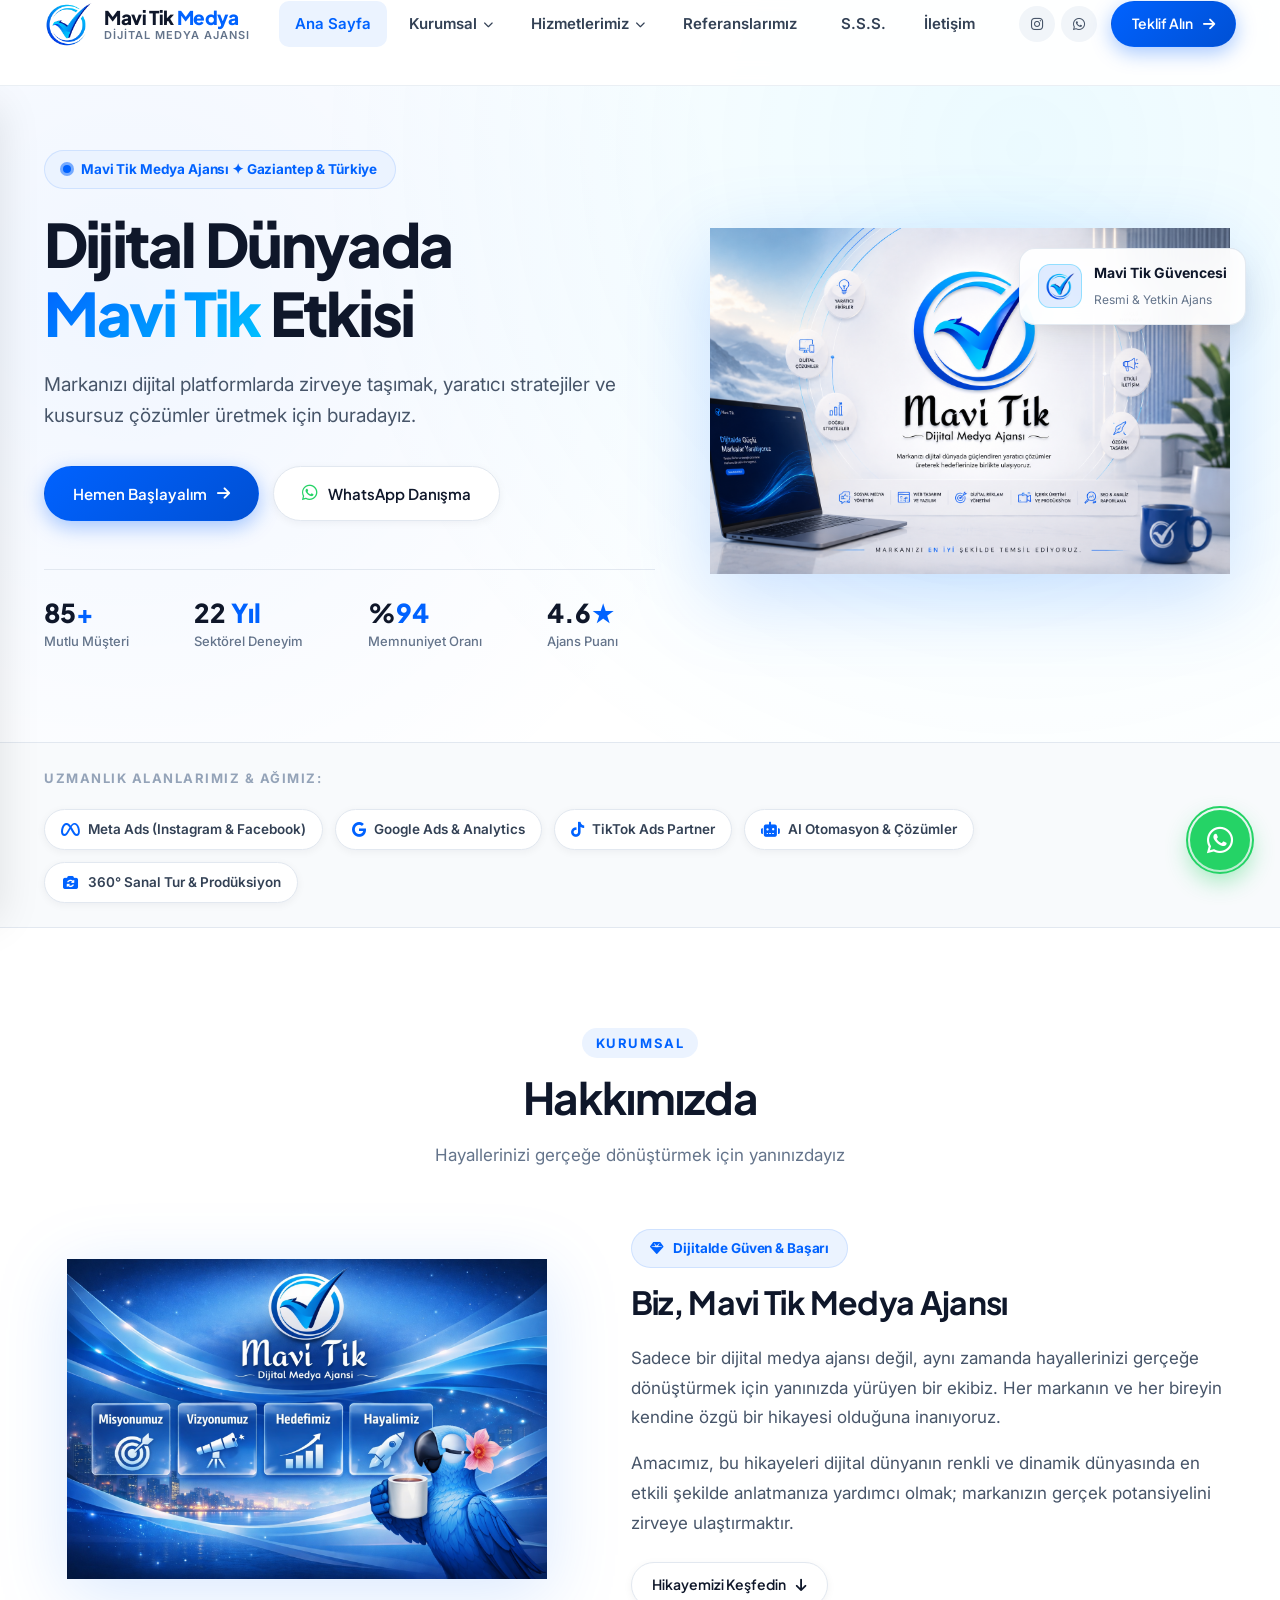
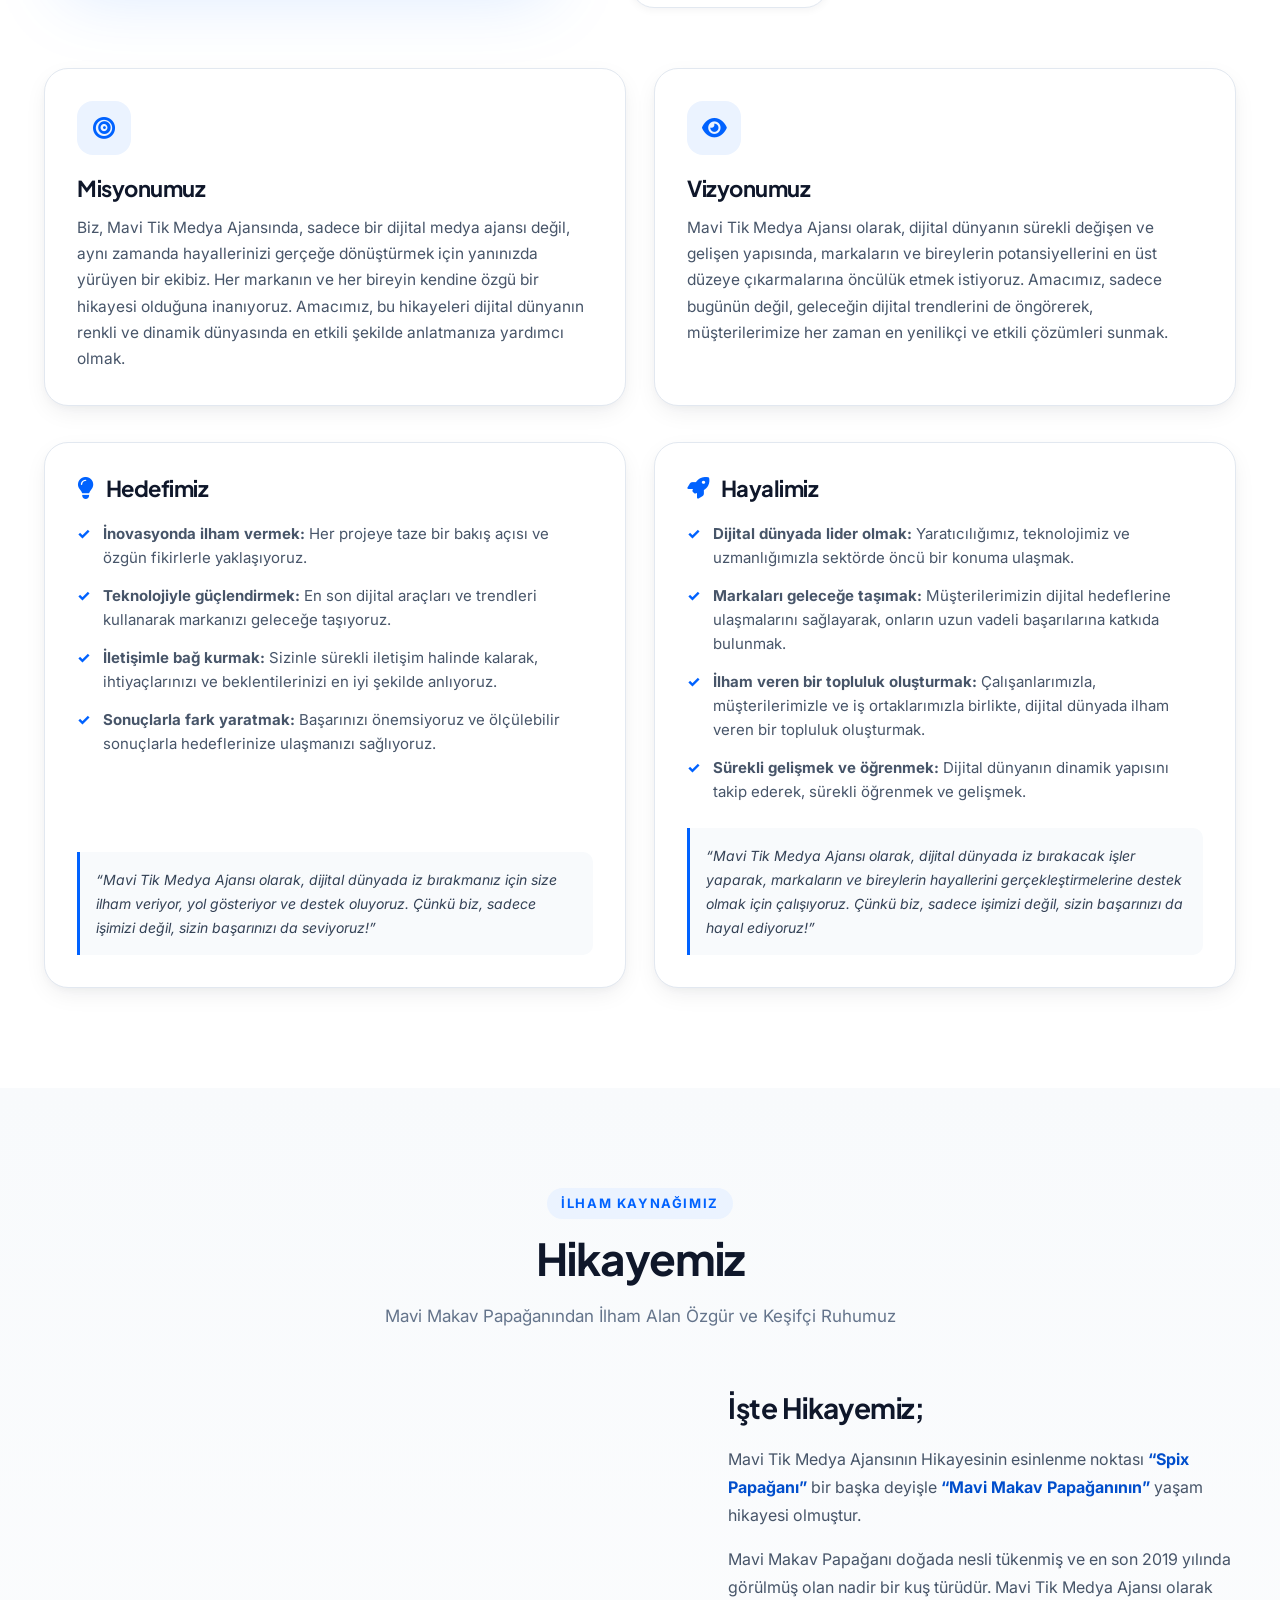
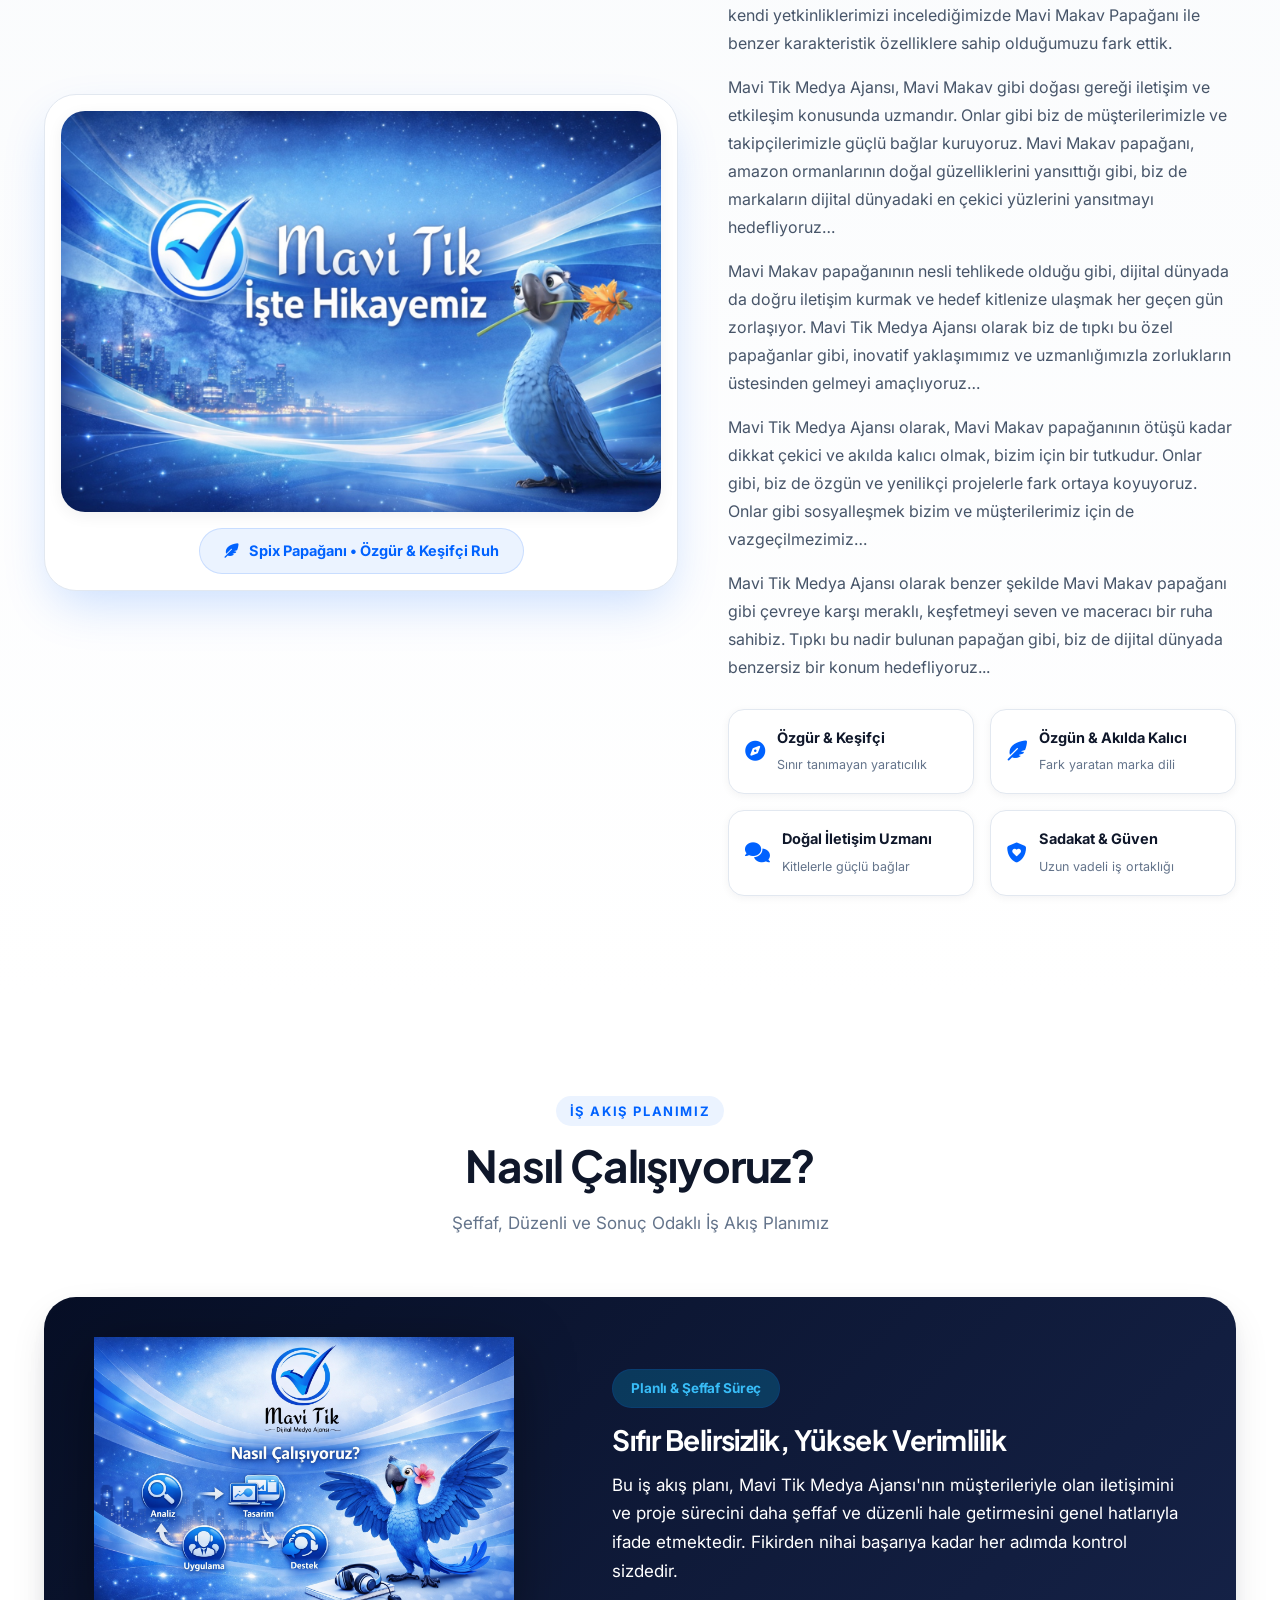
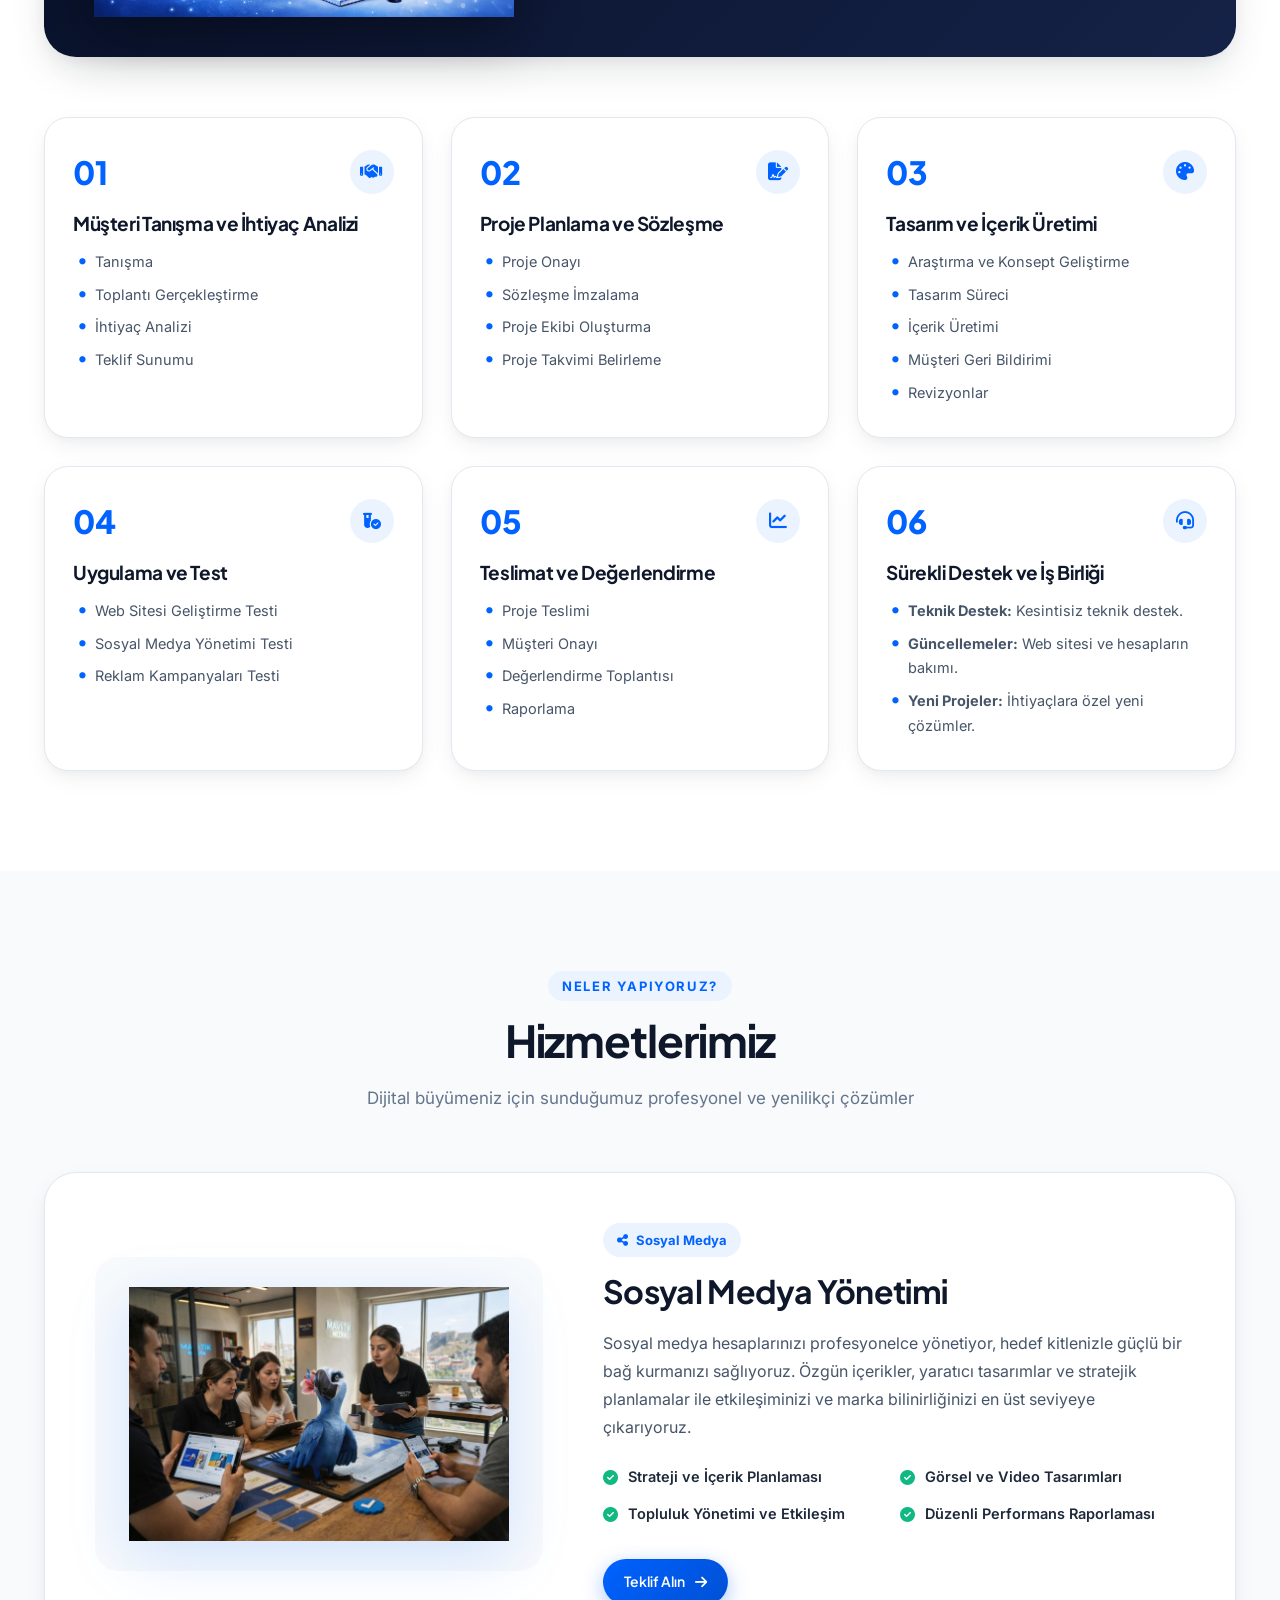
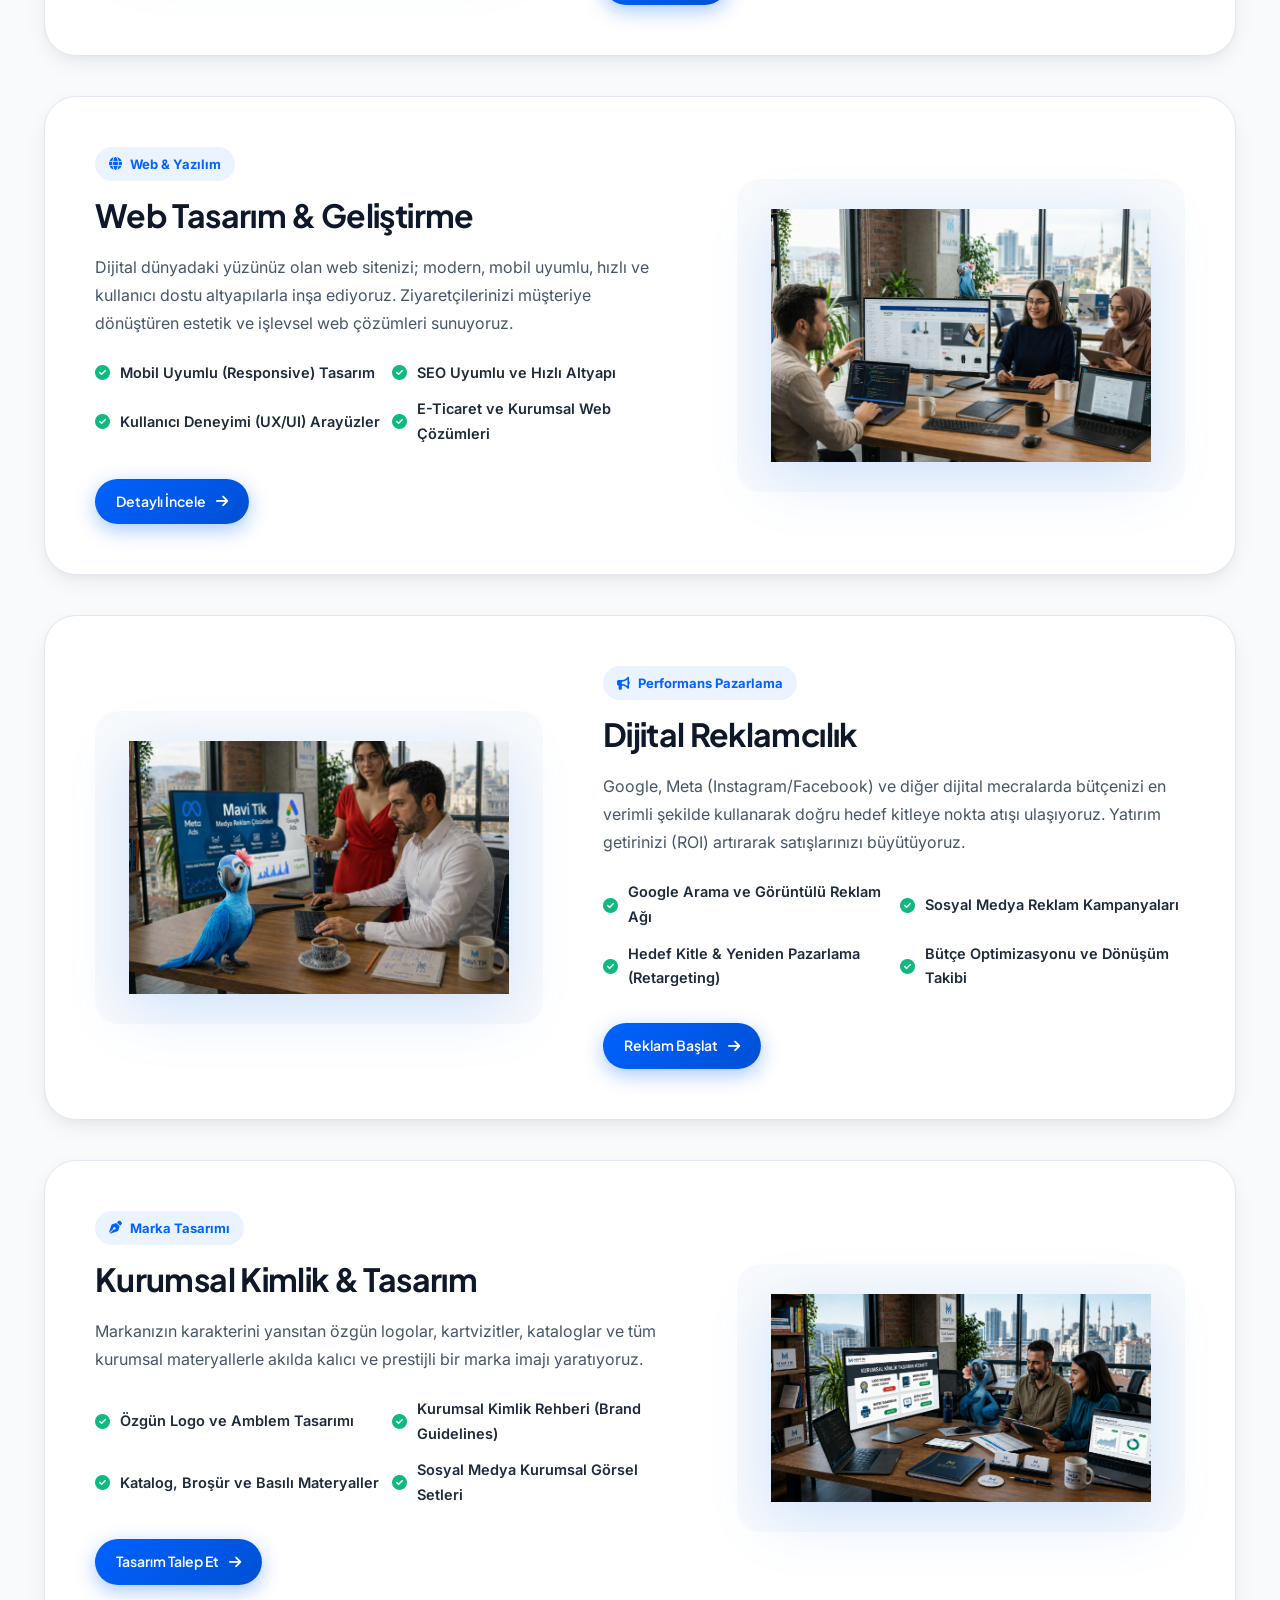
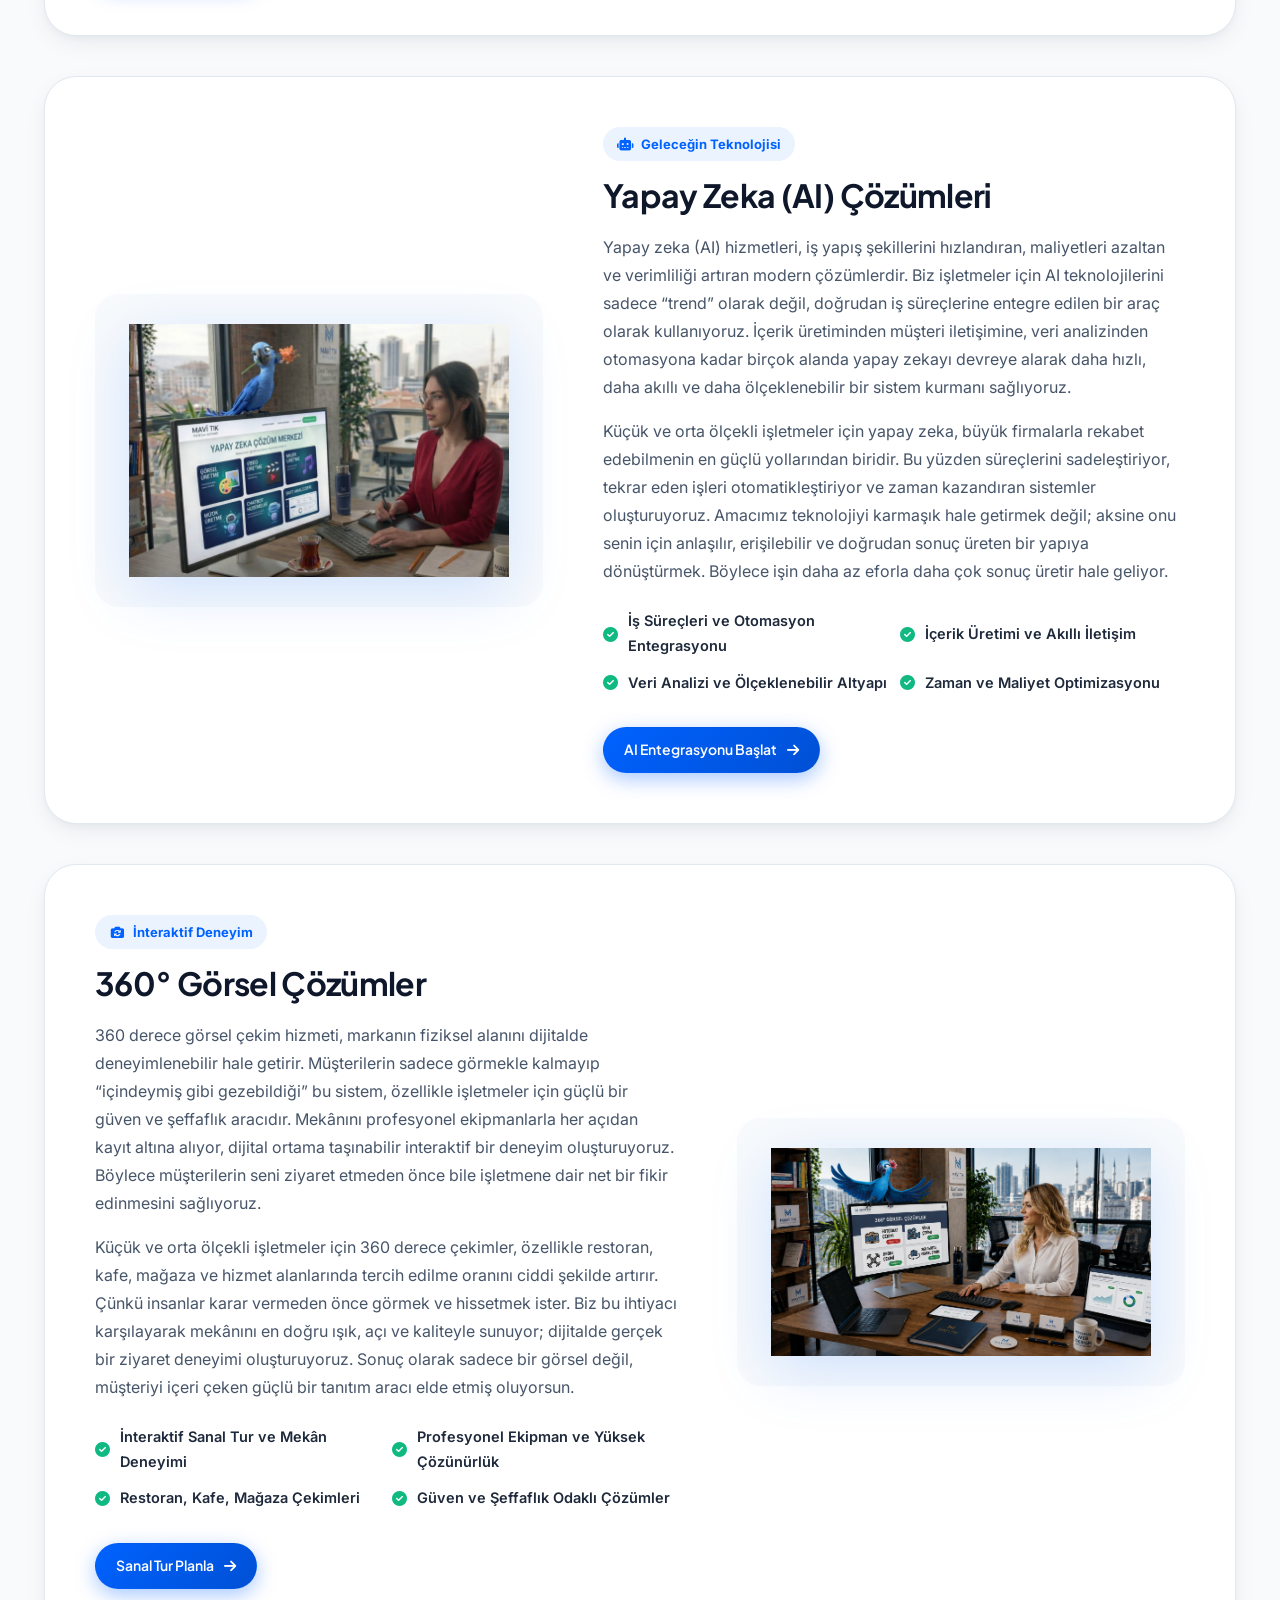
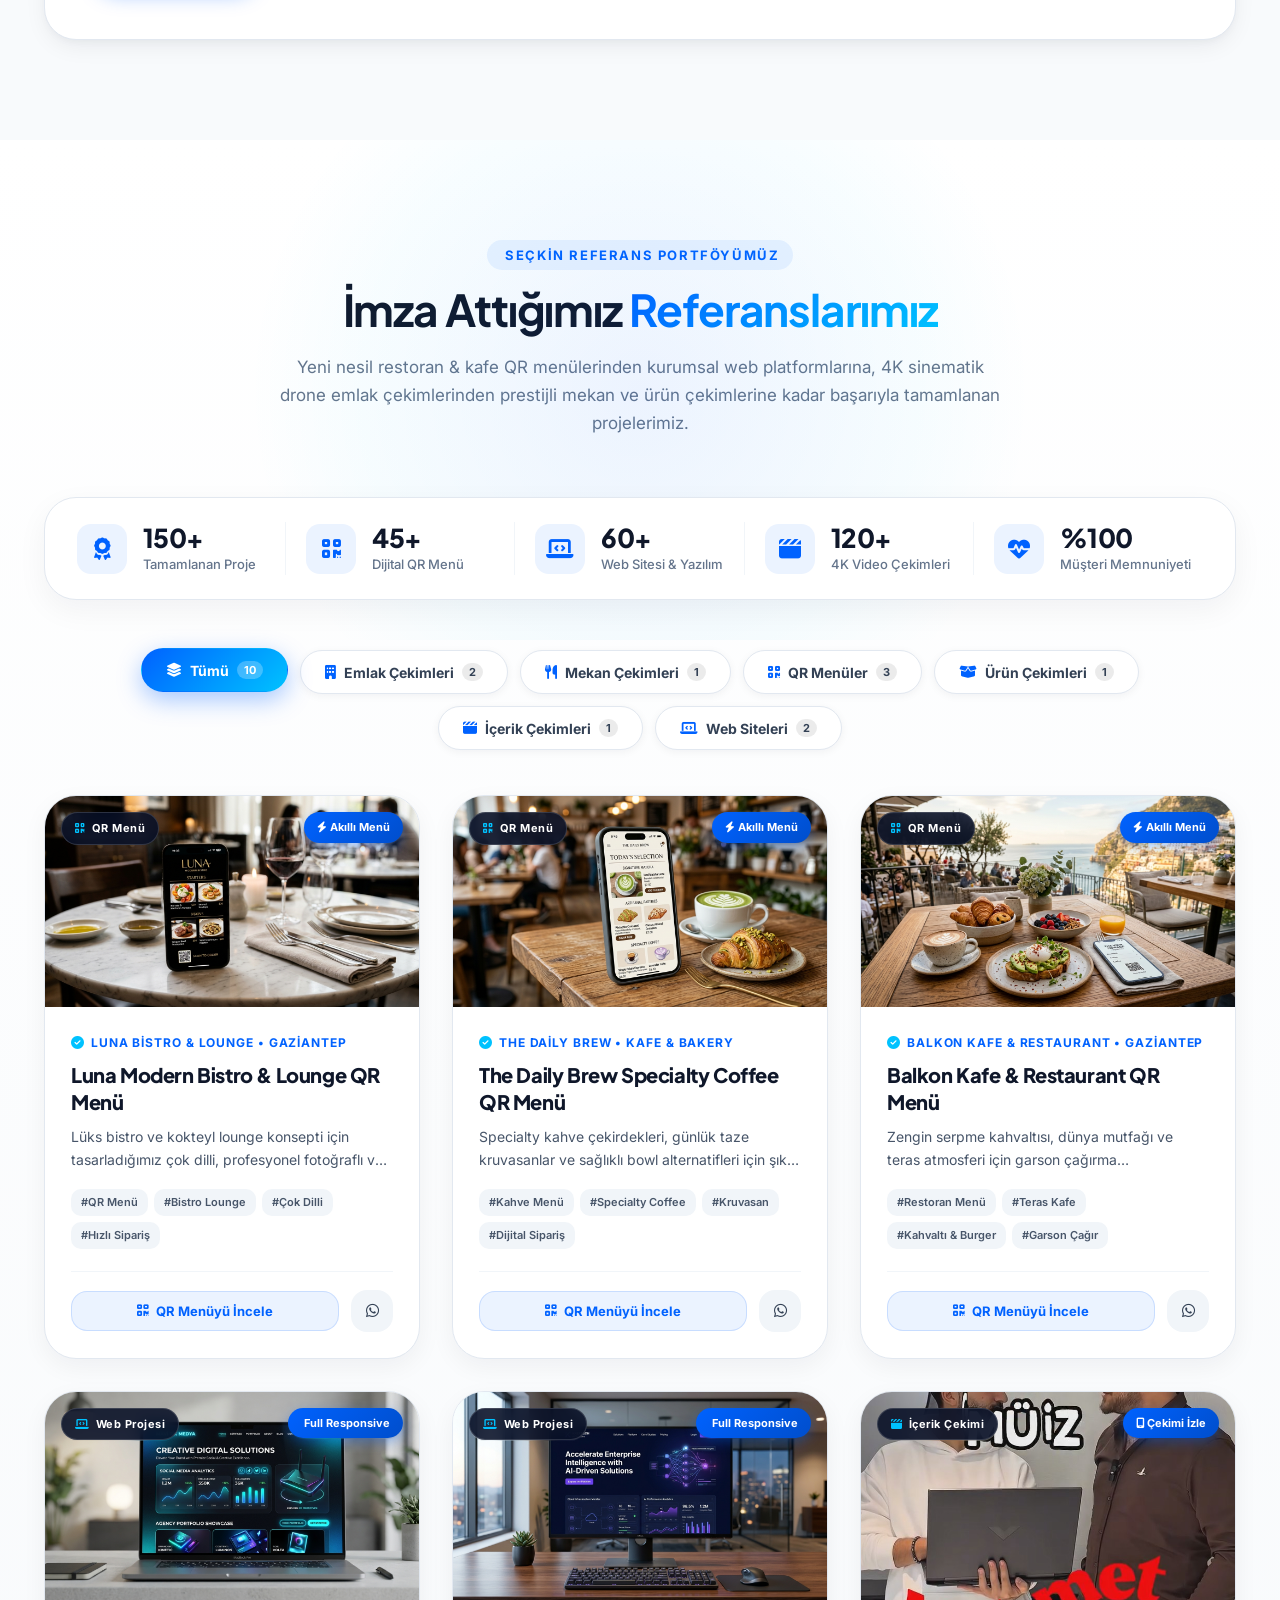
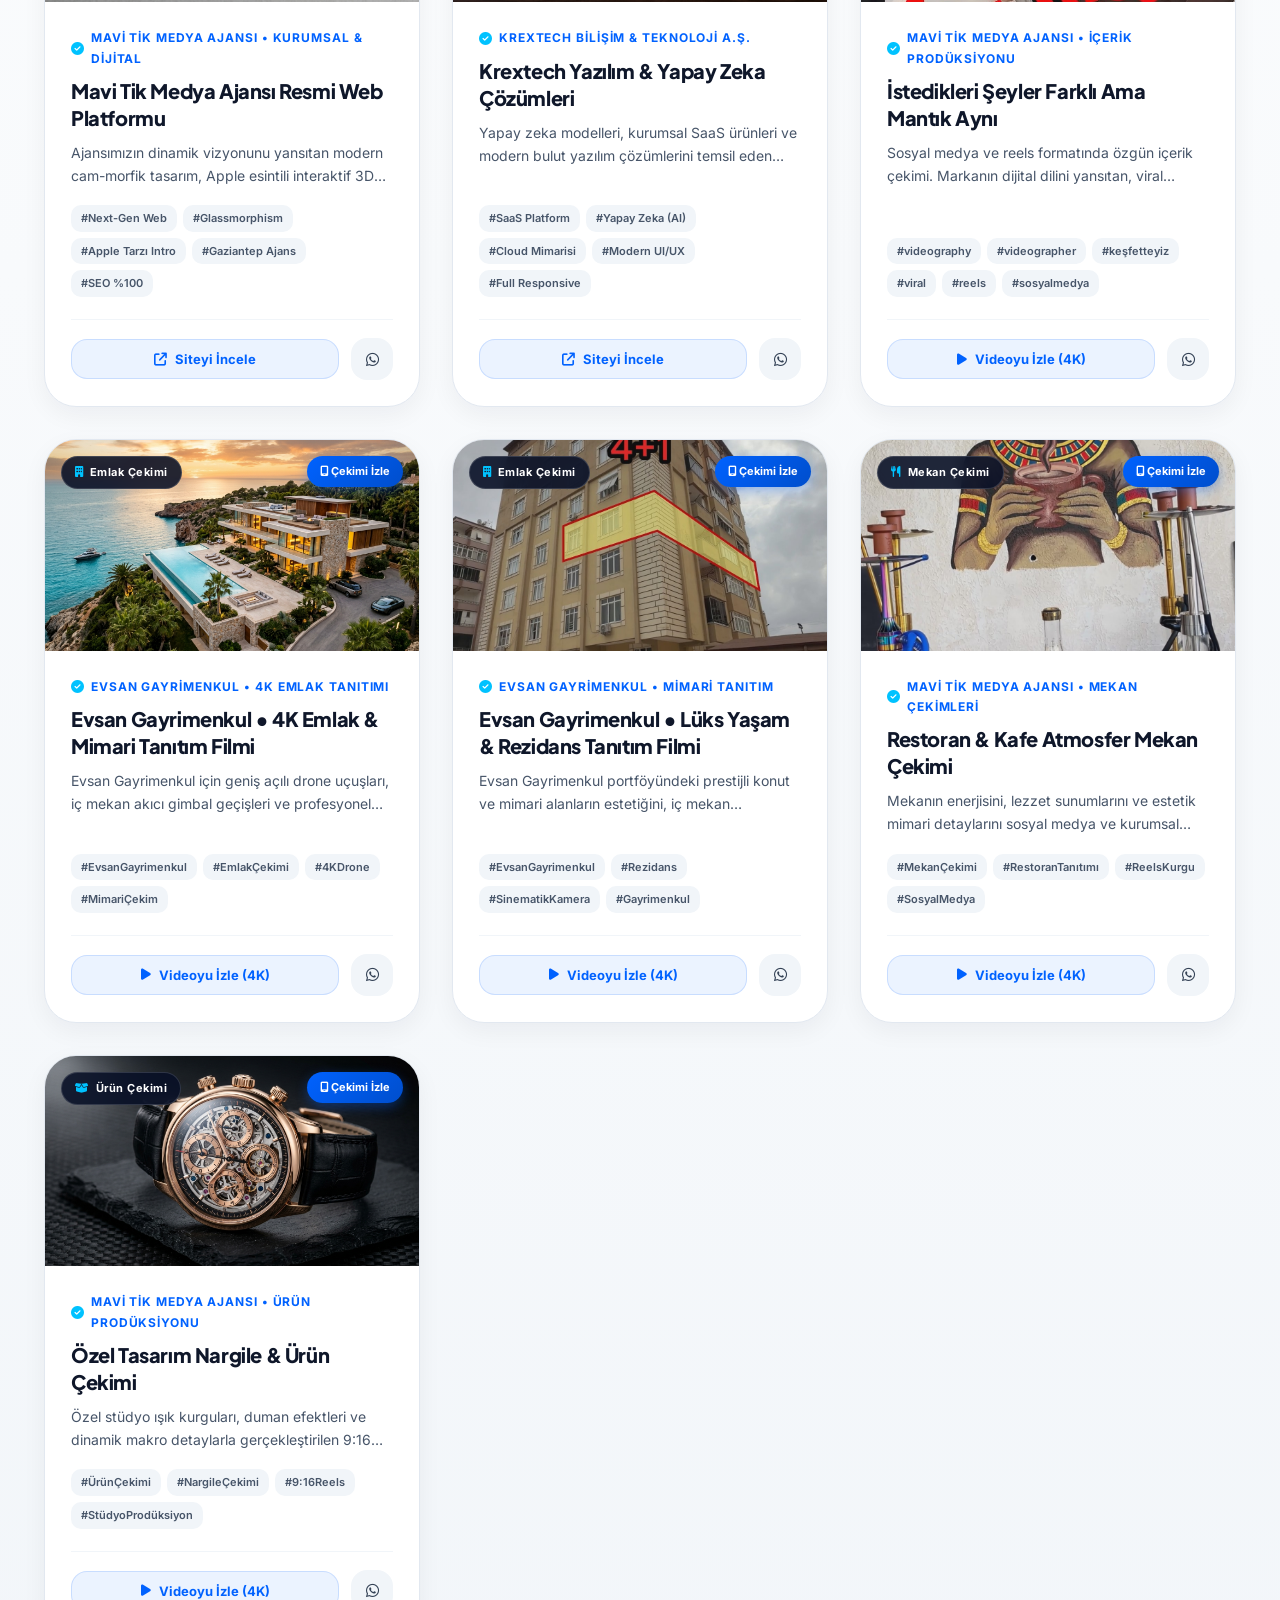
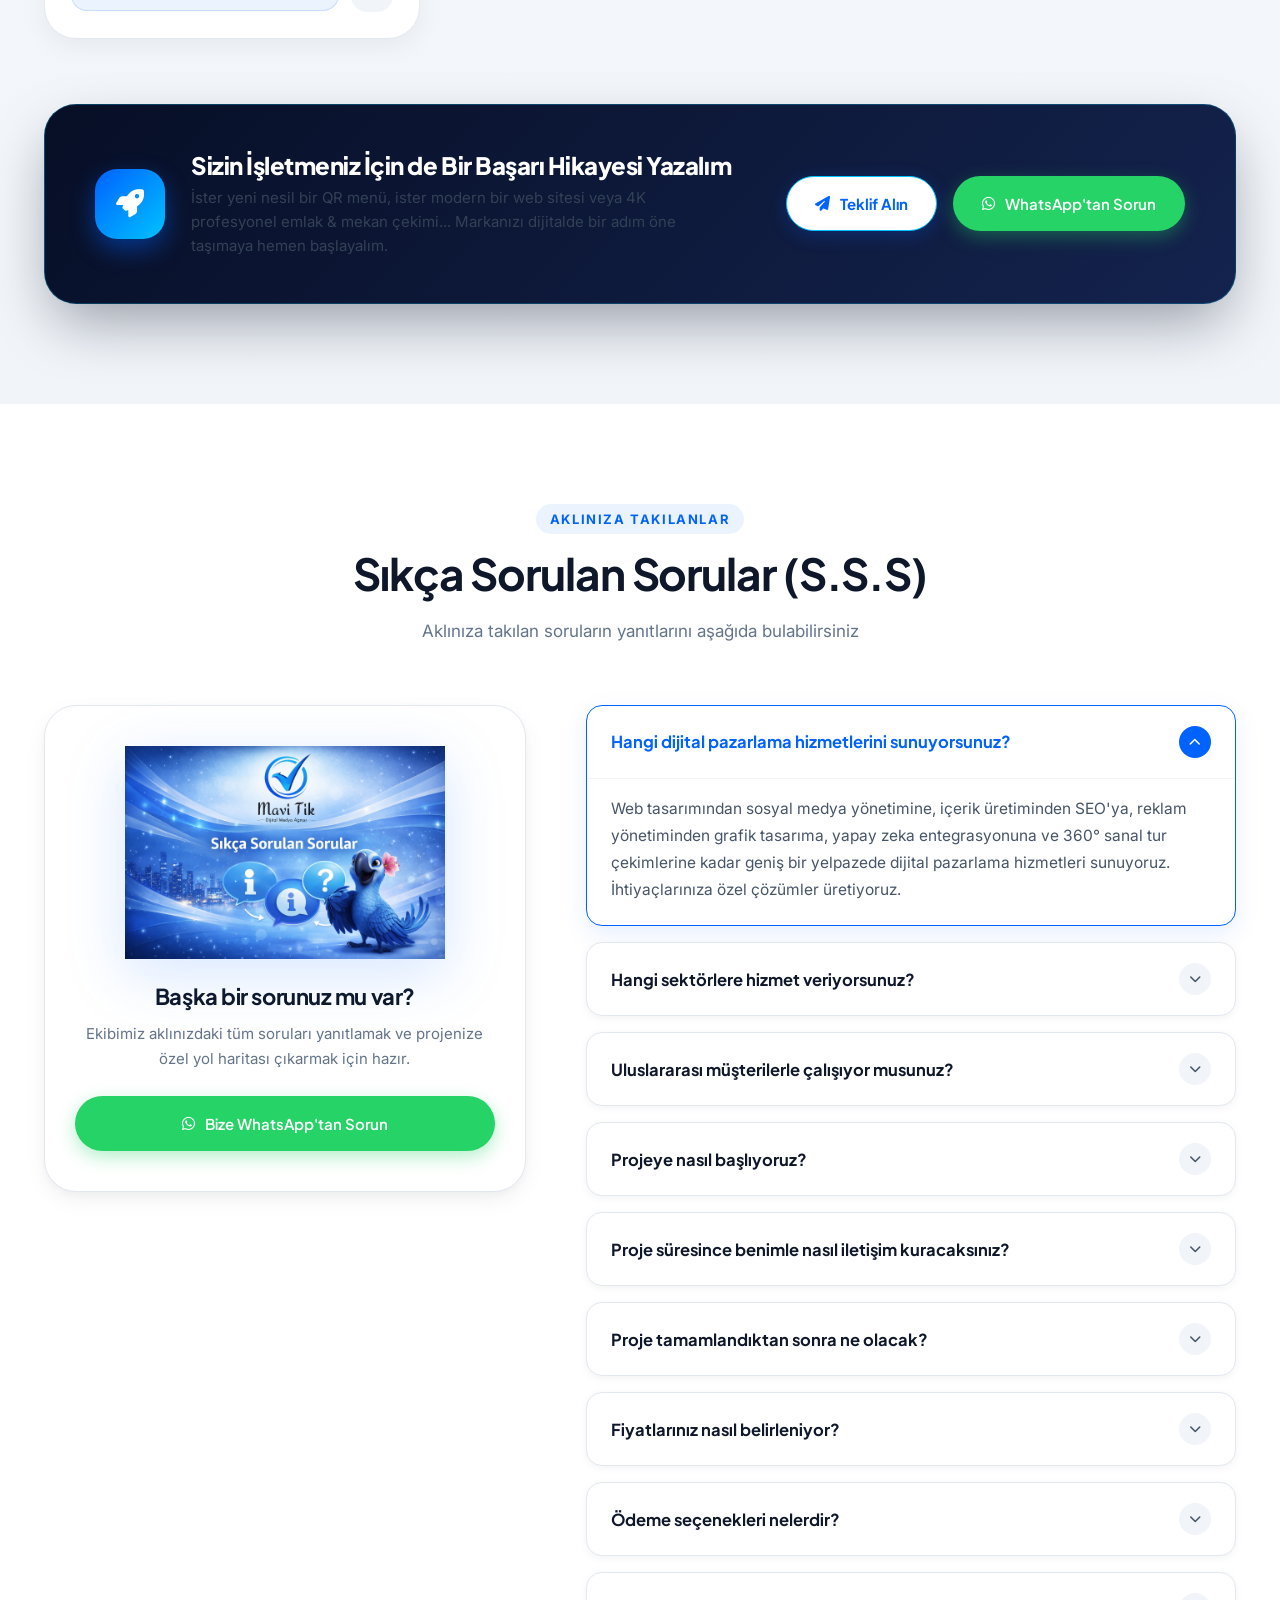
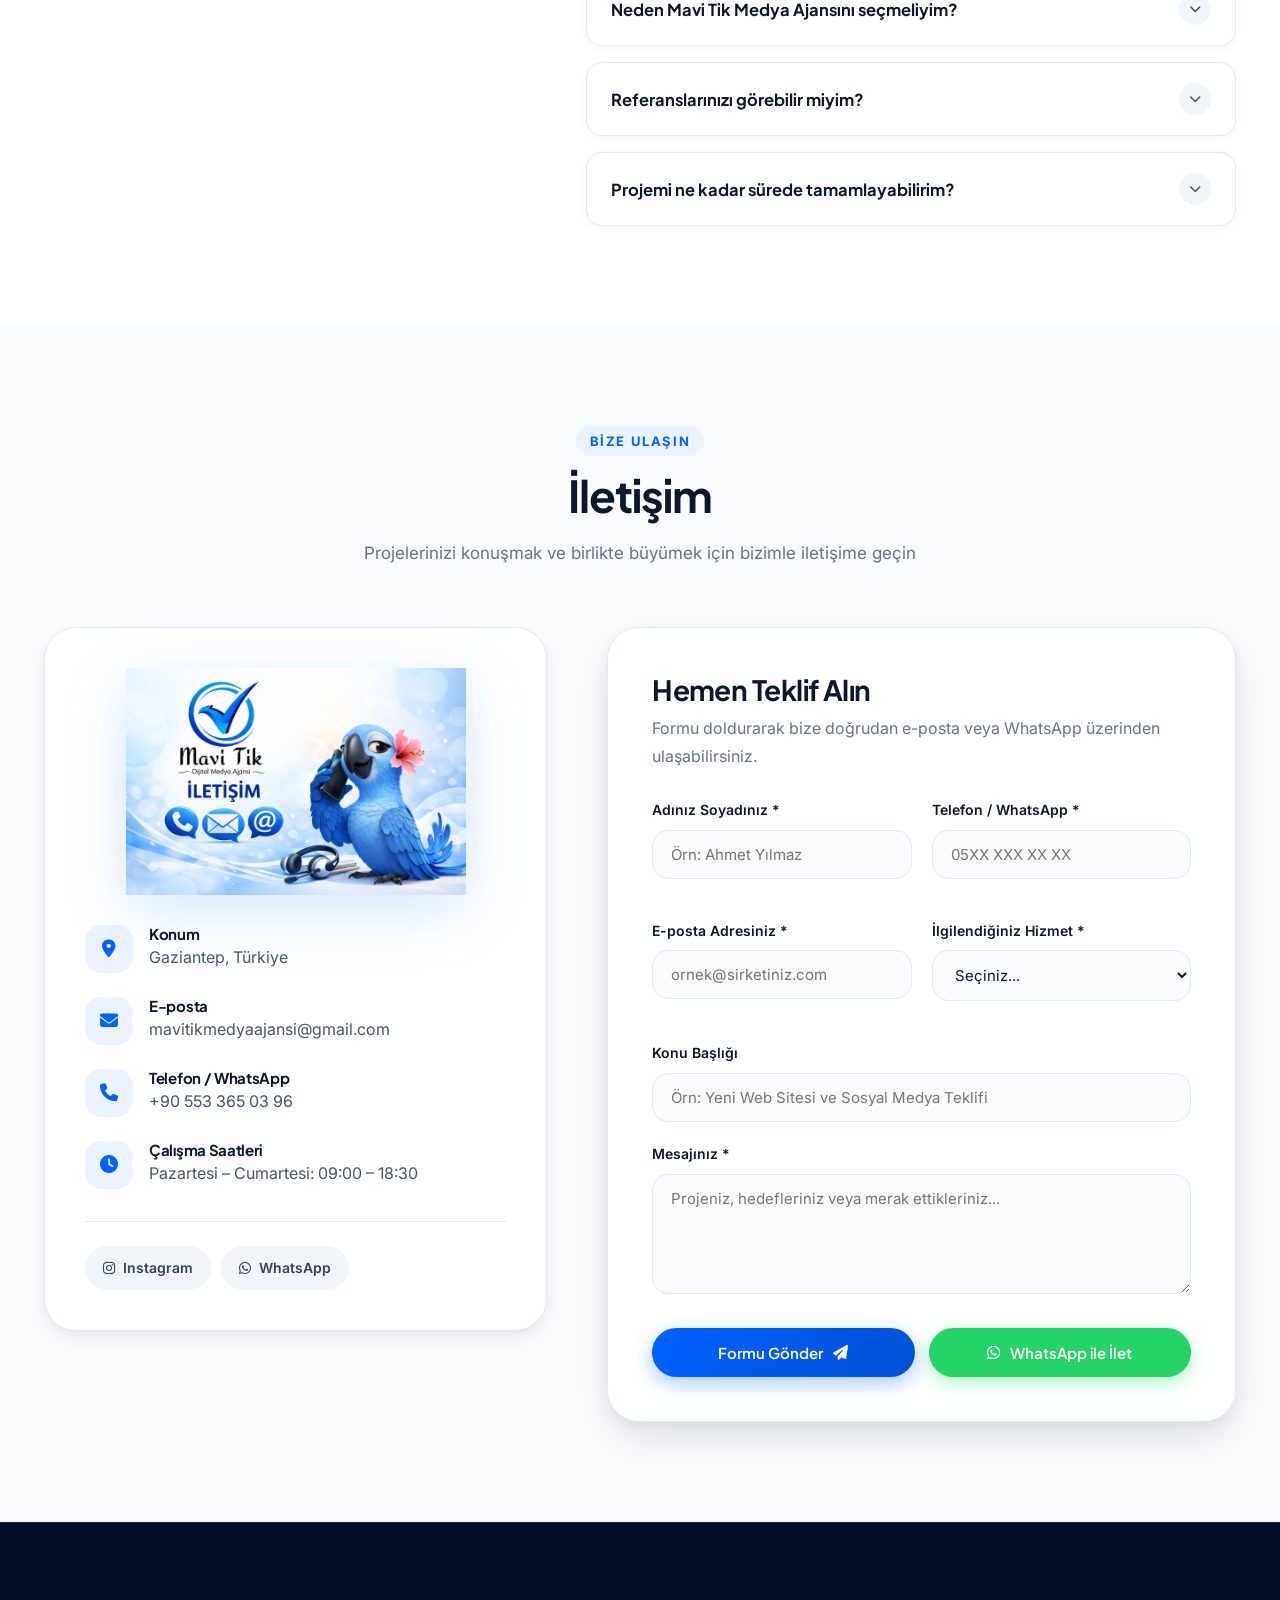
<file: index.html>
<!DOCTYPE html>
<html lang="tr">
<head>
    <meta charset="UTF-8">
    <meta name="viewport" content="width=device-width, initial-scale=1.0">
    <title>Mavi Tik Medya Ajansı | Dijital Medya & Büyüme Çözümleri</title>
    <meta name="description" content="Mavi Tik Medya Ajansı — Sosyal Medya Yönetimi, Web Tasarım & Geliştirme, Dijital Reklamcılık, Kurumsal Kimlik, Yapay Zeka (AI) Çözümleri ve 360° Görsel Hizmetler ile markanızı zirveye taşıyoruz.">
    <meta name="keywords" content="mavi tik medya, dijital medya ajansı, sosyal medya yönetimi, web tasarım, dijital reklamcılık, yapay zeka çözümleri, 360 sanal tur, kurumsal kimlik, gaziantep medya ajansı">
    <meta name="author" content="Mavi Tik Medya Ajansı">

    <!-- Open Graph / Meta -->
    <meta property="og:type" content="website">
    <meta property="og:title" content="Mavi Tik Medya Ajansı | Dijital Dünyada Mavi Tik Etkisi">
    <meta property="og:description" content="Markanızı dijital platformlarda zirveye taşımak, yaratıcı stratejiler ve kusursuz çözümler üretmek için buradayız.">
    <meta property="og:image" content="assets/images/ana.png">
    <meta property="og:url" content="https://mavitikmedya.com/">

    <!-- Favicon -->
    <link rel="icon" href="assets/images/logo.png" type="image/png">

    <!-- Google Fonts: Plus Jakarta Sans & Inter -->
    <link rel="preconnect" href="https://fonts.googleapis.com">
    <link rel="preconnect" href="https://fonts.gstatic.com" crossorigin>
    <link href="https://fonts.googleapis.com/css2?family=Plus+Jakarta+Sans:wght@400;500;600;700;800&family=Inter:wght@300;400;500;600;700&display=swap" rel="stylesheet">

    <!-- FontAwesome 6.4.0 -->
    <link rel="stylesheet" href="https://cdnjs.cloudflare.com/ajax/libs/font-awesome/6.4.0/css/all.min.css">

    <style>
        /* ================================================================
           DESIGN SYSTEM & VARIABLES
           ================================================================ */
        :root {
            --primary: #0062FF;
            --primary-dark: #004ecc;
            --primary-light: #EBF3FF;
            --primary-glow: rgba(0, 98, 255, 0.18);
            
            --secondary: #00C2FF;
            --secondary-glow: rgba(0, 194, 255, 0.25);
            --accent-emerald: #10B981;
            --accent-amber: #F59E0B;
            
            --dark: #070F26;
            --dark-surface: #0E1A3D;
            --dark-card: #14234E;
            
            --slate-900: #0F172A;
            --slate-800: #1E293B;
            --slate-700: #334155;
            --slate-600: #475569;
            --slate-500: #64748B;
            --slate-400: #94A3B8;
            --slate-200: #E2E8F0;
            --slate-100: #F1F5F9;
            --slate-50:  #F8FAFC;
            --white:     #FFFFFF;

            --font-display: 'Plus Jakarta Sans', -apple-system, BlinkMacSystemFont, sans-serif;
            --font-body:    'Inter', -apple-system, BlinkMacSystemFont, sans-serif;

            --shadow-sm: 0 2px 8px rgba(15, 23, 42, 0.05);
            --shadow-md: 0 8px 24px -4px rgba(15, 23, 42, 0.08), 0 3px 8px -2px rgba(15, 23, 42, 0.04);
            --shadow-lg: 0 16px 40px -6px rgba(15, 23, 42, 0.12), 0 6px 16px -3px rgba(15, 23, 42, 0.06);
            --shadow-hover: 0 24px 50px -8px rgba(0, 98, 255, 0.22);

            --radius-sm: 10px;
            --radius-md: 16px;
            --radius-lg: 24px;
            --radius-xl: 32px;
            --radius-full: 9999px;

            --transition: all 0.3s cubic-bezier(0.4, 0, 0.2, 1);
        }

        /* ================================================================
           BASE RESET
           ================================================================ */
        *, *::before, *::after {
            box-sizing: border-box;
            margin: 0;
            padding: 0;
        }

        html {
            scroll-behavior: smooth;
            scroll-padding-top: 86px;
            -webkit-text-size-adjust: 100%;
            overflow-x: hidden;
            width: 100%;
        }

        body {
            font-family: var(--font-body);
            background-color: var(--white);
            color: var(--slate-700);
            line-height: 1.7;
            font-size: 16px;
            overflow-x: hidden;
            -webkit-font-smoothing: antialiased;
        }

        h1, h2, h3, h4, h5, h6 {
            font-family: var(--font-display);
            color: var(--slate-900);
            font-weight: 700;
            line-height: 1.25;
            letter-spacing: -0.02em;
        }

        a {
            color: inherit;
            text-decoration: none;
            transition: var(--transition);
        }

        img {
            max-width: 100%;
            height: auto;
            display: block;
        }

        ul {
            list-style: none;
        }

        button, input, select, textarea {
            font-family: inherit;
            font-size: inherit;
        }

        .container {
            width: 100%;
            max-width: 1240px;
            margin: 0 auto;
            padding: 0 24px;
        }

        /* ================================================================
           UTILITY & DECORATIVE CLASSES
           ================================================================ */
        .text-gradient {
            background: linear-gradient(135deg, var(--primary) 0%, var(--secondary) 100%);
            -webkit-background-clip: text;
            -webkit-text-fill-color: transparent;
        }

        .badge-pill {
            display: inline-flex;
            align-items: center;
            gap: 10px;
            padding: 7px 18px;
            background: var(--primary-light);
            color: var(--primary);
            border-radius: var(--radius-full);
            font-size: 13.5px;
            font-weight: 700;
            letter-spacing: -0.01em;
            border: 1px solid rgba(0, 98, 255, 0.12);
        }

        .badge-pill .pulse-dot {
            width: 8px;
            height: 8px;
            border-radius: 50%;
            background: var(--primary);
            position: relative;
        }

        .badge-pill .pulse-dot::after {
            content: '';
            position: absolute;
            inset: -3px;
            border-radius: 50%;
            background: var(--primary);
            opacity: 0.5;
            animation: pulseDot 1.8s infinite;
        }

        @keyframes pulseDot {
            0% { transform: scale(1); opacity: 0.6; }
            50% { transform: scale(2.2); opacity: 0; }
            100% { transform: scale(1); opacity: 0; }
        }

        /* Buttons */
        .btn {
            display: inline-flex;
            align-items: center;
            justify-content: center;
            gap: 10px;
            padding: 14px 28px;
            border-radius: var(--radius-full);
            font-family: var(--font-display);
            font-size: 15px;
            font-weight: 600;
            cursor: pointer;
            border: 1px solid transparent;
            transition: var(--transition);
            white-space: nowrap;
        }

        .btn-primary {
            background: linear-gradient(135deg, var(--primary) 0%, #0050d4 100%);
            color: var(--white);
            box-shadow: 0 6px 20px rgba(0, 98, 255, 0.35);
        }

        .btn-primary:hover {
            transform: translateY(-2px);
            box-shadow: 0 10px 28px rgba(0, 98, 255, 0.45);
            color: var(--white);
        }

        .btn-outline {
            background: var(--white);
            color: var(--slate-900);
            border-color: var(--slate-200);
            box-shadow: var(--shadow-sm);
        }

        .btn-outline:hover {
            border-color: var(--primary);
            color: var(--primary);
            background: var(--primary-light);
            transform: translateY(-2px);
        }

        .btn-secondary {
            background: var(--slate-100);
            color: var(--slate-800);
            border-color: var(--slate-200);
            box-shadow: var(--shadow-sm);
        }

        .btn-secondary:hover {
            background: var(--slate-200);
            color: var(--slate-900);
            border-color: var(--slate-300);
            transform: translateY(-2px);
        }

        .btn-whatsapp {
            background: #25D366;
            color: var(--white);
            box-shadow: 0 6px 18px rgba(37, 211, 102, 0.35);
        }

        .btn-whatsapp:hover {
            background: #1eb855;
            transform: translateY(-2px);
            box-shadow: 0 10px 24px rgba(37, 211, 102, 0.45);
            color: var(--white);
        }

        .btn-sm {
            padding: 10px 20px;
            font-size: 14px;
        }

        /* Section Commons */
        .section {
            padding: 100px 0;
            position: relative;
        }

        .section-header {
            text-align: center;
            max-width: 720px;
            margin: 0 auto 60px;
        }

        .section-tag {
            display: inline-block;
            font-size: 13px;
            font-weight: 700;
            text-transform: uppercase;
            letter-spacing: 1.6px;
            color: var(--primary);
            margin-bottom: 12px;
            background: var(--primary-light);
            padding: 4px 14px;
            border-radius: var(--radius-full);
        }

        .section-title {
            font-size: clamp(30px, 4vw, 44px);
            margin-bottom: 16px;
            letter-spacing: -0.025em;
        }

        .section-desc {
            font-size: 17px;
            color: var(--slate-500);
            line-height: 1.65;
        }

        .bg-light {
            background-color: var(--slate-50);
        }

        .bg-dark {
            background-color: var(--dark);
            color: var(--slate-400);
        }

        .bg-dark h1, .bg-dark h2, .bg-dark h3, .bg-dark h4 {
            color: var(--white);
        }

        /* Ambient floating micro-animation for 3D art */
        @keyframes gentleFloat {
            0% { transform: translateY(0px) rotate(0deg); }
            50% { transform: translateY(-10px) rotate(0.5deg); }
            100% { transform: translateY(0px) rotate(0deg); }
        }

        .float-animate {
            animation: gentleFloat 6s ease-in-out infinite;
        }

        /* ================================================================
           HEADER / NAVBAR
           ================================================================ */
        .navbar {
            position: fixed;
            top: 0;
            left: 0;
            width: 100%;
            height: 86px;
            background: rgba(255, 255, 255, 0.92);
            backdrop-filter: blur(14px);
            -webkit-backdrop-filter: blur(14px);
            z-index: 1000;
            border-bottom: 1px solid rgba(226, 232, 240, 0.7);
            transition: var(--transition);
        }

        .navbar.scrolled {
            height: 74px;
            background: rgba(255, 255, 255, 0.98);
            box-shadow: 0 10px 30px rgba(15, 23, 42, 0.08);
        }

        .nav-inner {
            display: flex;
            align-items: center;
            justify-content: space-between;
            height: 100%;
        }

        /* Brand Logo */
        .nav-brand {
            display: flex;
            align-items: center;
            gap: 12px;
            text-decoration: none;
        }

        .nav-brand-logo {
            height: 48px;
            width: auto;
            object-fit: contain;
            transition: var(--transition);
        }

        .navbar.scrolled .nav-brand-logo {
            height: 42px;
        }

        .nav-brand-text {
            display: flex;
            flex-direction: column;
            line-height: 1.15;
        }

        .nav-brand-title {
            font-family: var(--font-display);
            font-size: 19px;
            font-weight: 800;
            color: var(--slate-900);
            letter-spacing: -0.02em;
        }

        .nav-brand-title span {
            color: var(--primary);
        }

        .nav-brand-sub {
            font-size: 11px;
            font-weight: 600;
            color: var(--slate-500);
            text-transform: uppercase;
            letter-spacing: 1px;
        }

        /* Desktop Nav Menu */
        .nav-menu {
            display: flex;
            align-items: center;
            gap: 6px;
        }

        .nav-item {
            position: relative;
        }

        .nav-link {
            display: inline-flex;
            align-items: center;
            gap: 6px;
            padding: 10px 16px;
            font-size: 15px;
            font-weight: 600;
            color: var(--slate-700);
            border-radius: var(--radius-sm);
            transition: var(--transition);
        }

        .nav-link:hover, .nav-link.active {
            color: var(--primary);
            background: var(--primary-light);
        }

        .nav-link i.fa-chevron-down {
            font-size: 10px;
            transition: transform 0.25s ease;
        }

        .nav-item:hover .nav-link i.fa-chevron-down {
            transform: rotate(180deg);
        }

        /* Dropdown Menus */
        .nav-dropdown {
            position: absolute;
            top: 100%;
            left: 0;
            min-width: 260px;
            background: var(--white);
            border-radius: var(--radius-md);
            box-shadow: var(--shadow-lg);
            border: 1px solid var(--slate-200);
            padding: 10px;
            opacity: 0;
            visibility: hidden;
            transform: translateY(12px);
            transition: all 0.25s cubic-bezier(0.16, 1, 0.3, 1);
            z-index: 100;
        }

        .nav-item:hover .nav-dropdown {
            opacity: 1;
            visibility: visible;
            transform: translateY(4px);
        }

        .dropdown-link {
            display: flex;
            align-items: center;
            gap: 12px;
            padding: 11px 14px;
            font-size: 14px;
            font-weight: 600;
            color: var(--slate-700);
            border-radius: var(--radius-sm);
            transition: var(--transition);
        }

        .dropdown-link i {
            font-size: 15px;
            width: 22px;
            color: var(--primary);
            transition: var(--transition);
        }

        .dropdown-link:hover {
            background: var(--primary-light);
            color: var(--primary);
            transform: translateX(4px);
        }

        /* Nav Actions */
        .nav-actions {
            display: flex;
            align-items: center;
            gap: 14px;
        }

        .nav-social-icons {
            display: flex;
            align-items: center;
            gap: 6px;
        }

        .nav-social-btn {
            width: 36px;
            height: 36px;
            border-radius: 50%;
            display: inline-flex;
            align-items: center;
            justify-content: center;
            color: var(--slate-600);
            background: var(--slate-100);
            font-size: 14px;
            transition: var(--transition);
        }

        .nav-social-btn:hover {
            background: var(--primary);
            color: var(--white);
            transform: translateY(-2px);
        }

        .nav-hamburger {
            display: none;
            flex-direction: column;
            gap: 5px;
            background: none;
            border: none;
            cursor: pointer;
            padding: 8px;
        }

        .nav-hamburger span {
            width: 24px;
            height: 2.5px;
            background: var(--slate-900);
            border-radius: 2px;
            transition: var(--transition);
        }

        .nav-hamburger.active span:nth-child(1) {
            transform: translateY(7.5px) rotate(45deg);
        }

        .nav-hamburger.active span:nth-child(2) {
            opacity: 0;
            transform: scaleX(0);
        }

        .nav-hamburger.active span:nth-child(3) {
            transform: translateY(-7.5px) rotate(-45deg);
        }

        /* Mobile Drawer */
        .mobile-drawer {
            position: fixed;
            top: 86px;
            left: 0;
            width: 100%;
            height: calc(100vh - 86px);
            background: var(--white);
            padding: 28px 24px;
            overflow-y: auto;
            transform: translateX(-100%);
            transition: transform 0.35s cubic-bezier(0.16, 1, 0.3, 1);
            z-index: 999;
            box-shadow: 0 20px 40px rgba(0,0,0,0.1);
        }

        .mobile-drawer.open {
            transform: translateX(0);
        }

        .mobile-nav-list {
            display: flex;
            flex-direction: column;
            gap: 8px;
        }

        .mobile-nav-item {
            border-bottom: 1px solid var(--slate-100);
            padding-bottom: 6px;
        }

        .mobile-nav-link {
            display: flex;
            align-items: center;
            justify-content: space-between;
            padding: 10px 0;
            font-size: 16px;
            font-weight: 700;
            color: var(--slate-900);
        }

        .mobile-sub-list {
            padding-left: 16px;
            display: flex;
            flex-direction: column;
            gap: 6px;
            margin: 6px 0 12px;
        }

        .mobile-sub-link {
            font-size: 14px;
            color: var(--slate-600);
            display: flex;
            align-items: center;
            gap: 10px;
            padding: 6px 0;
        }

        .mobile-sub-link i {
            color: var(--primary);
            width: 16px;
        }

        /* ================================================================
           HERO SECTION
           ================================================================ */
        .hero {
            padding: 150px 0 90px;
            background: radial-gradient(circle at 80% 20%, rgba(0, 194, 255, 0.08) 0%, rgba(255, 255, 255, 0) 60%),
                        radial-gradient(circle at 10% 40%, rgba(0, 98, 255, 0.06) 0%, rgba(255, 255, 255, 0) 50%);
            position: relative;
            overflow: hidden;
        }

        .hero-grid {
            display: grid;
            grid-template-columns: 1.15fr 1fr;
            align-items: center;
            gap: 50px;
        }

        .hero-title {
            font-size: clamp(38px, 5vw, 60px);
            font-weight: 800;
            line-height: 1.15;
            letter-spacing: -0.03em;
            margin: 20px 0 22px;
        }

        .hero-desc {
            font-size: 19px;
            color: var(--slate-600);
            line-height: 1.65;
            margin-bottom: 34px;
            max-width: 580px;
        }

        .hero-actions {
            display: flex;
            flex-wrap: wrap;
            gap: 14px;
            margin-bottom: 48px;
        }

        .hero-trust-bar {
            display: grid;
            grid-template-columns: repeat(4, auto);
            gap: 28px;
            padding-top: 30px;
            border-top: 1px solid var(--slate-200);
        }

        .trust-stat-num {
            font-family: var(--font-display);
            font-size: 26px;
            font-weight: 800;
            color: var(--slate-900);
            line-height: 1;
            margin-bottom: 4px;
        }

        .trust-stat-num span {
            color: var(--primary);
        }

        .trust-stat-label {
            font-size: 13px;
            color: var(--slate-500);
            font-weight: 500;
        }

        /* Hero Visual Showcase */
        .hero-visual-wrapper {
            position: relative;
            display: flex;
            justify-content: center;
            align-items: center;
        }

        .hero-visual-glow {
            position: absolute;
            width: 80%;
            height: 80%;
            background: radial-gradient(circle, rgba(0, 98, 255, 0.25) 0%, rgba(0, 194, 255, 0.1) 50%, transparent 70%);
            filter: blur(50px);
            z-index: 1;
        }

        .hero-main-img {
            position: relative;
            z-index: 2;
            width: 100%;
            max-width: 520px;
            height: auto;
            object-fit: contain;
            filter: drop-shadow(0 20px 40px rgba(0, 98, 255, 0.2));
        }

        /* Floating Badge Cards */
        .hero-float-card {
            position: absolute;
            background: rgba(255, 255, 255, 0.95);
            backdrop-filter: blur(12px);
            border: 1px solid rgba(226, 232, 240, 0.9);
            border-radius: var(--radius-md);
            padding: 12px 18px;
            display: flex;
            align-items: center;
            gap: 12px;
            box-shadow: var(--shadow-lg);
            z-index: 3;
            animation: gentleFloat 5s ease-in-out infinite;
        }

        .hero-float-card.top-right {
            top: 20px;
            right: -10px;
            animation-delay: 1s;
        }

        .hero-float-card.bottom-left {
            bottom: 25px;
            left: -15px;
            animation-delay: 2.5s;
        }

        .hfc-icon {
            width: 44px;
            height: 44px;
            border-radius: 12px;
            display: flex;
            align-items: center;
            justify-content: center;
            font-size: 18px;
            color: var(--white);
        }

        .hfc-icon.blue { background: linear-gradient(135deg, var(--primary), var(--secondary)); }
        .hfc-icon.green { background: linear-gradient(135deg, #10B981, #059669); }

        .hfc-text strong {
            display: block;
            font-size: 14px;
            color: var(--slate-900);
            font-weight: 700;
        }

        .hfc-text span {
            font-size: 12px;
            color: var(--slate-500);
        }

        /* ================================================================
           PARTNERS & PLATFORM MARQUEE
           ================================================================ */
        .partners-bar {
            padding: 24px 0;
            background: var(--slate-50);
            border-top: 1px solid var(--slate-200);
            border-bottom: 1px solid var(--slate-200);
        }

        .partners-wrapper {
            display: flex;
            align-items: center;
            justify-content: space-between;
            flex-wrap: wrap;
            gap: 20px;
        }

        .partners-title {
            font-size: 13px;
            font-weight: 700;
            text-transform: uppercase;
            letter-spacing: 1.5px;
            color: var(--slate-400);
        }

        .partner-pill-group {
            display: flex;
            flex-wrap: wrap;
            align-items: center;
            gap: 12px;
        }

        .partner-pill {
            display: inline-flex;
            align-items: center;
            gap: 8px;
            padding: 8px 16px;
            background: var(--white);
            border: 1px solid var(--slate-200);
            border-radius: var(--radius-full);
            font-size: 13.5px;
            font-weight: 600;
            color: var(--slate-700);
            box-shadow: var(--shadow-sm);
        }

        .partner-pill i {
            color: var(--primary);
            font-size: 15px;
        }

        /* ================================================================
           KURUMSAL 1: HAKKIMIZDA
           ================================================================ */
        .about-split {
            display: grid;
            grid-template-columns: 1fr 1.15fr;
            gap: 60px;
            align-items: center;
            margin-bottom: 60px;
        }

        .about-img-box {
            position: relative;
            display: flex;
            justify-content: center;
        }

        .about-main-img {
            max-width: 480px;
            width: 100%;
            height: auto;
            object-fit: contain;
            filter: drop-shadow(0 15px 35px rgba(0, 98, 255, 0.15));
        }

        .about-text h3 {
            font-size: 32px;
            margin-bottom: 20px;
            line-height: 1.3;
        }

        .about-text p {
            font-size: 17px;
            color: var(--slate-600);
            line-height: 1.75;
            margin-bottom: 16px;
        }

        /* Misyon & Vizyon Grid */
        .info-cards-grid {
            display: grid;
            grid-template-columns: 1fr 1fr;
            gap: 28px;
            margin-bottom: 36px;
        }

        .info-box-card {
            background: var(--white);
            border: 1px solid var(--slate-200);
            border-radius: var(--radius-lg);
            padding: 32px;
            box-shadow: var(--shadow-md);
            transition: var(--transition);
            position: relative;
            overflow: hidden;
        }

        .info-box-card::before {
            content: '';
            position: absolute;
            top: 0;
            left: 0;
            width: 100%;
            height: 4px;
            background: linear-gradient(90deg, var(--primary), var(--secondary));
            opacity: 0;
            transition: var(--transition);
        }

        .info-box-card:hover {
            transform: translateY(-5px);
            box-shadow: var(--shadow-hover);
        }

        .info-box-card:hover::before {
            opacity: 1;
        }

        .info-card-icon {
            width: 54px;
            height: 54px;
            border-radius: var(--radius-md);
            background: var(--primary-light);
            color: var(--primary);
            display: flex;
            align-items: center;
            justify-content: center;
            font-size: 22px;
            margin-bottom: 20px;
        }

        .info-box-card h3 {
            font-size: 22px;
            margin-bottom: 12px;
        }

        .info-box-card p {
            font-size: 15.5px;
            color: var(--slate-600);
            line-height: 1.7;
        }

        /* Hedefimiz & Hayalimiz */
        .goal-cards-grid {
            display: grid;
            grid-template-columns: 1fr 1fr;
            gap: 28px;
        }

        .goal-card {
            background: var(--white);
            border: 1px solid var(--slate-200);
            border-radius: var(--radius-lg);
            padding: 32px;
            box-shadow: var(--shadow-md);
            display: flex;
            flex-direction: column;
            justify-content: space-between;
        }

        .goal-card h3 {
            display: flex;
            align-items: center;
            gap: 12px;
            font-size: 22px;
            margin-bottom: 20px;
            color: var(--slate-900);
        }

        .goal-card h3 i {
            color: var(--primary);
        }

        .goal-list {
            margin-bottom: 24px;
        }

        .goal-list li {
            position: relative;
            padding-left: 26px;
            font-size: 15px;
            color: var(--slate-600);
            margin-bottom: 14px;
            line-height: 1.6;
        }

        .goal-list li::before {
            content: '✓';
            position: absolute;
            left: 0;
            top: 0;
            color: var(--primary);
            font-weight: 800;
        }

        .goal-footer-quote {
            padding: 16px;
            background: var(--slate-50);
            border-left: 3px solid var(--primary);
            border-radius: 0 var(--radius-sm) var(--radius-sm) 0;
            font-size: 14px;
            font-style: italic;
            color: var(--slate-700);
            margin-top: auto;
        }

        /* ================================================================
           KURUMSAL 2: HİKAYEMİZ (MAVİ MAKAV PAPAĞANI)
           ================================================================ */
        .story-section {
            background: linear-gradient(180deg, #F8FAFC 0%, #FFFFFF 100%);
        }

        .story-wrapper {
            display: grid;
            grid-template-columns: 1.25fr 1fr;
            gap: 50px;
            align-items: center;
        }

        .story-img-card {
            position: relative;
            background: var(--white);
            border-radius: var(--radius-xl);
            padding: 16px;
            border: 1px solid var(--slate-200);
            box-shadow: 0 20px 50px -10px rgba(0, 98, 255, 0.22);
            text-align: center;
            transition: var(--transition);
        }

        .story-img-card:hover {
            box-shadow: 0 25px 60px -10px rgba(0, 98, 255, 0.3);
            transform: translateY(-4px);
        }

        .story-main-img {
            max-width: 100%;
            width: 100%;
            height: auto;
            object-fit: contain;
            display: block;
            margin: 0 auto;
            border-radius: var(--radius-lg);
            cursor: pointer;
            transition: var(--transition);
            box-shadow: 0 4px 16px rgba(0, 0, 0, 0.06);
        }

        .story-main-img:hover {
            transform: scale(1.02);
        }

        .story-badge-bottom {
            margin-top: 16px;
            display: inline-flex;
            align-items: center;
            gap: 10px;
            font-size: 14.5px;
            font-weight: 700;
            color: var(--primary);
            background: var(--primary-light);
            padding: 10px 24px;
            border-radius: var(--radius-full);
            cursor: pointer;
            transition: var(--transition);
            border: 1px solid rgba(0, 98, 255, 0.15);
        }

        .story-badge-bottom:hover {
            background: var(--primary);
            color: var(--white);
        }

        .story-content h3 {
            font-size: 28px;
            margin-bottom: 20px;
            color: var(--slate-900);
        }

        .story-content p {
            font-size: 16px;
            color: var(--slate-600);
            line-height: 1.75;
            margin-bottom: 16px;
        }

        .story-content strong {
            color: var(--primary-dark);
            font-weight: 700;
        }

        .story-traits-grid {
            display: grid;
            grid-template-columns: repeat(2, 1fr);
            gap: 16px;
            margin-top: 28px;
        }

        .trait-item {
            background: var(--white);
            border: 1px solid var(--slate-200);
            border-radius: var(--radius-md);
            padding: 16px;
            display: flex;
            align-items: center;
            gap: 12px;
            box-shadow: var(--shadow-sm);
        }

        .trait-item i {
            font-size: 20px;
            color: var(--primary);
        }

        .trait-item div strong {
            display: block;
            font-size: 14.5px;
            color: var(--slate-900);
        }

        .trait-item div span {
            font-size: 12.5px;
            color: var(--slate-500);
        }

        /* ================================================================
           KURUMSAL 3: NASIL ÇALIŞIYORUZ (WORKFLOW)
           ================================================================ */
        .workflow-banner {
            display: grid;
            grid-template-columns: 1fr 1.2fr;
            align-items: center;
            gap: 40px;
            background: linear-gradient(135deg, var(--dark) 0%, #152247 100%);
            border-radius: var(--radius-xl);
            padding: 40px 50px;
            color: var(--white);
            margin-bottom: 60px;
            box-shadow: var(--shadow-lg);
        }

        .workflow-banner-img {
            max-width: 420px;
            width: 100%;
            height: auto;
            object-fit: contain;
            filter: drop-shadow(0 15px 30px rgba(0, 0, 0, 0.4));
        }

        .workflow-banner-text h3 {
            font-size: 28px;
            color: var(--white);
            margin-bottom: 14px;
        }

        .workflow-banner-text p {
            font-size: 17px;
            color: var(--slate-300);
            line-height: 1.7;
        }

        .steps-grid {
            display: grid;
            grid-template-columns: repeat(3, 1fr);
            gap: 28px;
        }

        .step-card {
            background: var(--white);
            border: 1px solid var(--slate-200);
            border-radius: var(--radius-lg);
            padding: 32px 28px;
            box-shadow: var(--shadow-md);
            transition: var(--transition);
            position: relative;
        }

        .step-card:hover {
            transform: translateY(-6px);
            box-shadow: var(--shadow-hover);
            border-color: rgba(0, 98, 255, 0.3);
        }

        .step-header {
            display: flex;
            align-items: center;
            justify-content: space-between;
            margin-bottom: 18px;
        }

        .step-num {
            font-family: var(--font-display);
            font-size: 32px;
            font-weight: 800;
            color: var(--primary);
            line-height: 1;
        }

        .step-icon {
            width: 44px;
            height: 44px;
            border-radius: 50%;
            background: var(--primary-light);
            color: var(--primary);
            display: flex;
            align-items: center;
            justify-content: center;
            font-size: 18px;
        }

        .step-card h3 {
            font-size: 19px;
            margin-bottom: 14px;
            color: var(--slate-900);
        }

        .step-card ul {
            display: flex;
            flex-direction: column;
            gap: 8px;
        }

        .step-card ul li {
            position: relative;
            padding-left: 22px;
            font-size: 14.5px;
            color: var(--slate-600);
        }

        .step-card ul li::before {
            content: '•';
            position: absolute;
            left: 4px;
            color: var(--primary);
            font-size: 20px;
            line-height: 1;
        }

        /* ================================================================
           HİZMETLERİMİZ (ALL 6 CORE SERVICES)
           ================================================================ */
        .services-wrapper {
            display: flex;
            flex-direction: column;
            gap: 40px;
        }

        .service-showcase-card {
            display: grid;
            grid-template-columns: 1fr 1.3fr;
            align-items: center;
            gap: 60px;
            background: var(--white);
            border: 1px solid var(--slate-200);
            border-radius: var(--radius-xl);
            padding: 50px;
            box-shadow: var(--shadow-md);
            transition: var(--transition);
        }

        .service-showcase-card:hover {
            box-shadow: var(--shadow-hover);
            border-color: rgba(0, 98, 255, 0.3);
        }

        .service-showcase-card.reverse {
            grid-template-columns: 1.3fr 1fr;
        }

        .service-showcase-card.reverse .service-img-box {
            order: 2;
        }

        .service-img-box {
            position: relative;
            display: flex;
            justify-content: center;
            align-items: center;
            border-radius: var(--radius-lg);
            background: radial-gradient(circle, var(--slate-50) 0%, rgba(241, 245, 249, 0.5) 100%);
            padding: 30px;
        }

        .service-img-box img {
            max-width: 380px;
            width: 100%;
            height: auto;
            object-fit: contain;
            filter: drop-shadow(0 15px 30px rgba(0, 98, 255, 0.16));
            transition: var(--transition);
        }

        .service-showcase-card:hover .service-img-box img {
            transform: scale(1.04) translateY(-4px);
        }

        .service-info-box .service-badge {
            display: inline-flex;
            align-items: center;
            gap: 8px;
            font-size: 13px;
            font-weight: 700;
            color: var(--primary);
            background: var(--primary-light);
            padding: 6px 14px;
            border-radius: var(--radius-full);
            margin-bottom: 14px;
        }

        .service-info-box h3 {
            font-size: 32px;
            margin-bottom: 18px;
            color: var(--slate-900);
        }

        .service-info-box p {
            font-size: 16px;
            color: var(--slate-600);
            line-height: 1.75;
            margin-bottom: 16px;
        }

        .service-feature-bullets {
            display: grid;
            grid-template-columns: 1fr 1fr;
            gap: 12px;
            margin: 24px 0 32px;
        }

        .service-feature-bullets li {
            display: flex;
            align-items: center;
            gap: 10px;
            font-size: 14.5px;
            font-weight: 600;
            color: var(--slate-800);
        }

        .service-feature-bullets li i {
            color: var(--accent-emerald);
            font-size: 15px;
        }

        /* ================================================================
           S.S.S. (FAQ ACCORDION)
           ================================================================ */
        .faq-split {
            display: grid;
            grid-template-columns: 1fr 1.35fr;
            gap: 60px;
            align-items: flex-start;
        }

        .faq-sticky-box {
            position: sticky;
            top: 110px;
            text-align: center;
            background: var(--white);
            border: 1px solid var(--slate-200);
            border-radius: var(--radius-xl);
            padding: 40px 30px;
            box-shadow: var(--shadow-md);
        }

        .faq-illustration {
            max-width: 320px;
            width: 100%;
            height: auto;
            object-fit: contain;
            margin: 0 auto 24px;
            filter: drop-shadow(0 15px 30px rgba(0, 98, 255, 0.16));
        }

        .faq-sticky-box h4 {
            font-size: 22px;
            margin-bottom: 10px;
        }

        .faq-sticky-box p {
            font-size: 15px;
            color: var(--slate-500);
            margin-bottom: 24px;
        }

        .faq-accordion-list {
            display: flex;
            flex-direction: column;
            gap: 16px;
        }

        .faq-item-card {
            background: var(--white);
            border: 1px solid var(--slate-200);
            border-radius: var(--radius-md);
            overflow: hidden;
            box-shadow: var(--shadow-sm);
            transition: var(--transition);
        }

        .faq-item-card:hover {
            border-color: rgba(0, 98, 255, 0.3);
        }

        .faq-item-card.open {
            border-color: var(--primary);
            box-shadow: 0 8px 24px rgba(0, 98, 255, 0.1);
        }

        .faq-trigger {
            width: 100%;
            padding: 20px 24px;
            background: none;
            border: none;
            cursor: pointer;
            display: flex;
            align-items: center;
            justify-content: space-between;
            gap: 16px;
            text-align: left;
            font-family: var(--font-display);
            font-size: 16.5px;
            font-weight: 700;
            color: var(--slate-900);
            transition: var(--transition);
        }

        .faq-trigger:hover {
            color: var(--primary);
        }

        .faq-item-card.open .faq-trigger {
            color: var(--primary);
        }

        .faq-icon-indicator {
            width: 32px;
            height: 32px;
            border-radius: 50%;
            background: var(--slate-100);
            color: var(--slate-600);
            display: flex;
            align-items: center;
            justify-content: center;
            font-size: 12px;
            flex-shrink: 0;
            transition: var(--transition);
        }

        .faq-item-card.open .faq-icon-indicator {
            background: var(--primary);
            color: var(--white);
            transform: rotate(180deg);
        }

        .faq-body {
            max-height: 0;
            overflow: hidden;
            transition: max-height 0.35s ease;
        }

        .faq-item-card.open .faq-body {
            max-height: 500px;
        }

        .faq-body-content {
            padding: 0 24px 22px;
            font-size: 15.5px;
            color: var(--slate-600);
            line-height: 1.75;
            border-top: 1px solid var(--slate-100);
            padding-top: 16px;
        }

        /* ================================================================
           İLETİŞİM BÖLÜMÜ (CONTACT)
           ================================================================ */
        .contact-grid {
            display: grid;
            grid-template-columns: 1fr 1.25fr;
            gap: 60px;
            align-items: flex-start;
        }

        .contact-info-card {
            background: var(--white);
            border: 1px solid var(--slate-200);
            border-radius: var(--radius-xl);
            padding: 40px;
            box-shadow: var(--shadow-md);
        }

        .contact-illustration {
            max-width: 340px;
            width: 100%;
            height: auto;
            object-fit: contain;
            margin: 0 auto 30px;
            display: block;
            filter: drop-shadow(0 15px 30px rgba(0, 98, 255, 0.16));
        }

        .contact-info-items {
            display: flex;
            flex-direction: column;
            gap: 24px;
            margin-bottom: 32px;
        }

        .contact-detail-row {
            display: flex;
            align-items: flex-start;
            gap: 16px;
        }

        .cdr-icon {
            width: 48px;
            height: 48px;
            border-radius: var(--radius-md);
            background: var(--primary-light);
            color: var(--primary);
            display: flex;
            align-items: center;
            justify-content: center;
            font-size: 18px;
            flex-shrink: 0;
        }

        .cdr-text h4 {
            font-size: 15px;
            font-weight: 700;
            color: var(--slate-900);
            margin-bottom: 2px;
        }

        .cdr-text p, .cdr-text a {
            font-size: 16px;
            color: var(--slate-600);
            line-height: 1.4;
        }

        .cdr-text a:hover {
            color: var(--primary);
        }

        .contact-social-pills {
            display: flex;
            gap: 10px;
            padding-top: 24px;
            border-top: 1px solid var(--slate-200);
        }

        .csp-btn {
            display: inline-flex;
            align-items: center;
            gap: 8px;
            padding: 10px 18px;
            border-radius: var(--radius-full);
            background: var(--slate-100);
            font-size: 14px;
            font-weight: 600;
            color: var(--slate-700);
            transition: var(--transition);
        }

        .csp-btn:hover {
            background: var(--primary);
            color: var(--white);
            transform: translateY(-2px);
        }

        /* Contact Form Card */
        .contact-form-card {
            background: var(--white);
            border: 1px solid var(--slate-200);
            border-radius: var(--radius-xl);
            padding: 44px;
            box-shadow: var(--shadow-lg);
        }

        .contact-form-card h3 {
            font-size: 28px;
            margin-bottom: 8px;
        }

        .contact-form-card > p {
            font-size: 16px;
            color: var(--slate-500);
            margin-bottom: 28px;
        }

        .form-row-2 {
            display: grid;
            grid-template-columns: 1fr 1fr;
            gap: 20px;
            margin-bottom: 20px;
        }

        .form-group {
            margin-bottom: 20px;
        }

        .form-group label {
            display: block;
            font-size: 14px;
            font-weight: 600;
            color: var(--slate-900);
            margin-bottom: 8px;
        }

        .form-control {
            width: 100%;
            padding: 14px 18px;
            background: var(--slate-50);
            border: 1px solid var(--slate-200);
            border-radius: var(--radius-md);
            color: var(--slate-900);
            font-size: 15px;
            outline: none;
            transition: var(--transition);
        }

        .form-control:focus {
            background: var(--white);
            border-color: var(--primary);
            box-shadow: 0 0 0 4px var(--primary-glow);
        }

        textarea.form-control {
            resize: vertical;
            min-height: 120px;
        }

        .form-action-buttons {
            display: flex;
            gap: 14px;
            margin-top: 26px;
            flex-wrap: wrap;
        }

        .form-action-buttons .btn {
            flex: 1;
            min-width: 180px;
        }

        /* Form Feedback Alert Messages */
        .form-alert {
            padding: 16px 20px;
            border-radius: var(--radius-md);
            font-size: 14.5px;
            line-height: 1.6;
            margin-bottom: 22px;
            display: flex;
            align-items: flex-start;
            gap: 14px;
            animation: fadeInAlert 0.3s ease;
        }

        @keyframes fadeInAlert {
            from { opacity: 0; transform: translateY(-6px); }
            to { opacity: 1; transform: translateY(0); }
        }

        .form-alert.success {
            background: #ECFDF5;
            border: 1px solid #A7F3D0;
            color: #065F46;
        }

        .form-alert.success i {
            font-size: 22px;
            color: #10B981;
            margin-top: 2px;
        }

        .form-alert.info {
            background: #EFF6FF;
            border: 1px solid #BFDBFE;
            color: #1E40AF;
        }

        .form-alert.info i {
            font-size: 22px;
            color: #3B82F6;
            margin-top: 2px;
        }

        .form-alert.error {
            background: #FEF2F2;
            border: 1px solid #FECACA;
            color: #991B1B;
        }

        .form-alert.error i {
            font-size: 22px;
            color: #EF4444;
            margin-top: 2px;
        }

        .direct-mail-box {
            margin-top: 18px;
            padding-top: 16px;
            border-top: 1px dashed var(--slate-200);
            text-align: center;
        }

        .direct-mail-link {
            display: inline-flex;
            align-items: center;
            gap: 8px;
            color: var(--slate-600);
            font-size: 13.5px;
            font-weight: 500;
            text-decoration: none;
            transition: var(--transition);
        }

        .direct-mail-link:hover {
            color: var(--primary);
            text-decoration: underline;
        }

        .direct-mail-link i {
            color: var(--primary);
        }

        .btn.btn-loading {
            pointer-events: none;
            opacity: 0.8;
            cursor: not-allowed;
        }

        /* ================================================================
           FOOTER
           ================================================================ */
        .footer {
            background: var(--dark);
            color: var(--slate-400);
            padding: 80px 0 30px;
            border-top: 1px solid rgba(255, 255, 255, 0.08);
        }

        .footer-grid {
            display: grid;
            grid-template-columns: 1.5fr 1fr 1.2fr 1.3fr;
            gap: 50px;
            margin-bottom: 60px;
        }

        .footer-brand p {
            font-size: 15px;
            line-height: 1.7;
            margin: 20px 0 24px;
            color: var(--slate-400);
        }

        .footer-logo {
            height: 48px;
            width: auto;
            object-fit: contain;
            filter: brightness(0) invert(1);
        }

        .footer-col h5 {
            font-size: 17px;
            color: var(--white);
            margin-bottom: 22px;
            position: relative;
            padding-bottom: 10px;
        }

        .footer-col h5::after {
            content: '';
            position: absolute;
            bottom: 0;
            left: 0;
            width: 32px;
            height: 3px;
            background: var(--primary);
            border-radius: 2px;
        }

        .footer-links {
            display: flex;
            flex-direction: column;
            gap: 12px;
        }

        .footer-links a {
            font-size: 14.5px;
            color: var(--slate-400);
            transition: var(--transition);
            display: inline-flex;
            align-items: center;
            gap: 8px;
        }

        .footer-links a:hover {
            color: var(--white);
            transform: translateX(4px);
        }

        .footer-contact-list {
            display: flex;
            flex-direction: column;
            gap: 14px;
        }

        .footer-contact-list li {
            display: flex;
            align-items: flex-start;
            gap: 12px;
            font-size: 14.5px;
        }

        .footer-contact-list li i {
            color: var(--primary);
            font-size: 16px;
            margin-top: 4px;
        }

        .footer-bottom {
            padding-top: 30px;
            border-top: 1px solid rgba(255, 255, 255, 0.08);
            display: flex;
            align-items: center;
            justify-content: space-between;
            flex-wrap: wrap;
            gap: 16px;
            font-size: 14px;
        }

        .footer-legal-links {
            display: flex;
            align-items: center;
            gap: 18px;
        }

        .footer-legal-links a {
            color: var(--slate-400);
            text-decoration: underline;
        }

        .footer-legal-links a:hover {
            color: var(--white);
        }

        /* ================================================================
           MODAL DIALOGS (KVKK, COOKIE, TERMS)
           ================================================================ */
        .modal-overlay {
            position: fixed;
            inset: 0;
            background: rgba(7, 15, 38, 0.75);
            backdrop-filter: blur(8px);
            -webkit-backdrop-filter: blur(8px);
            z-index: 2000;
            display: none;
            align-items: center;
            justify-content: center;
            padding: 20px;
            opacity: 0;
            transition: opacity 0.3s ease;
        }

        .modal-overlay.active {
            display: flex;
            opacity: 1;
        }

        .modal-box {
            background: var(--white);
            border-radius: var(--radius-xl);
            max-width: 680px;
            width: 100%;
            max-height: 85vh;
            overflow-y: auto;
            padding: 40px;
            box-shadow: 0 25px 60px rgba(0, 0, 0, 0.3);
            position: relative;
            transform: translateY(20px);
            transition: transform 0.3s ease;
        }

        .modal-overlay.active .modal-box {
            transform: translateY(0);
        }

        .modal-close-btn {
            position: absolute;
            top: 24px;
            right: 24px;
            width: 36px;
            height: 36px;
            border-radius: 50%;
            background: var(--slate-100);
            border: none;
            cursor: pointer;
            display: flex;
            align-items: center;
            justify-content: center;
            font-size: 16px;
            color: var(--slate-700);
            transition: var(--transition);
        }

        .modal-close-btn:hover {
            background: var(--slate-200);
            color: var(--slate-900);
        }

        .modal-box h2 {
            font-size: 26px;
            margin-bottom: 20px;
            color: var(--slate-900);
            padding-right: 40px;
        }

        .modal-content-body {
            font-size: 15.5px;
            color: var(--slate-600);
            line-height: 1.8;
        }

        .modal-content-body p {
            margin-bottom: 16px;
        }

        .modal-content-body ul {
            margin: 14px 0 20px 24px;
            list-style: disc;
        }

        .modal-content-body ul li {
            margin-bottom: 8px;
        }

        /* ================================================================
           FLOATING TOOLS (WHATSAPP, SCROLL TOP)
           ================================================================ */
        .floating-whatsapp {
            position: fixed;
            bottom: 30px;
            right: 30px;
            z-index: 900;
            display: flex;
            align-items: center;
            gap: 12px;
        }

        .wa-tooltip-bubble {
            background: var(--white);
            color: var(--slate-800);
            padding: 8px 16px;
            border-radius: var(--radius-full);
            font-size: 13.5px;
            font-weight: 700;
            box-shadow: var(--shadow-lg);
            border: 1px solid var(--slate-200);
            white-space: nowrap;
            pointer-events: none;
            opacity: 0;
            transform: translateX(10px);
            transition: var(--transition);
        }

        .floating-whatsapp:hover .wa-tooltip-bubble {
            opacity: 1;
            transform: translateX(0);
        }

        .wa-action-btn {
            width: 60px;
            height: 60px;
            border-radius: 50%;
            background: #25D366;
            color: var(--white);
            display: flex;
            align-items: center;
            justify-content: center;
            font-size: 30px;
            box-shadow: 0 10px 25px rgba(37, 211, 102, 0.45);
            transition: var(--transition);
            position: relative;
        }

        .wa-action-btn:hover {
            transform: scale(1.1);
            color: var(--white);
        }

        .wa-action-btn::after {
            content: '';
            position: absolute;
            inset: -4px;
            border-radius: 50%;
            border: 2px solid #25D366;
            animation: pulseWa 2s infinite;
        }

        @keyframes pulseWa {
            0% { transform: scale(1); opacity: 0.8; }
            100% { transform: scale(1.4); opacity: 0; }
        }

        .scroll-top-btn {
            position: fixed;
            bottom: 105px;
            right: 36px;
            width: 46px;
            height: 46px;
            border-radius: 50%;
            background: var(--white);
            border: 1px solid var(--slate-200);
            color: var(--slate-700);
            display: flex;
            align-items: center;
            justify-content: center;
            font-size: 16px;
            box-shadow: var(--shadow-md);
            cursor: pointer;
            z-index: 899;
            opacity: 0;
            visibility: hidden;
            transform: translateY(15px);
            transition: var(--transition);
        }

        .scroll-top-btn.visible {
            opacity: 1;
            visibility: visible;
            transform: translateY(0);
        }

        .scroll-top-btn:hover {
            background: var(--primary);
            color: var(--white);
            border-color: var(--primary);
            transform: translateY(-3px);
        }



        /* ================================================================
           RESPONSIVE BREAKPOINTS & MOBILE IMAGE PROPORTIONS
           ================================================================ */
        @media (max-width: 1100px) {
            .hero {
                padding: 120px 0 70px;
            }
            .hero-grid {
                grid-template-columns: 1fr;
                text-align: center;
                gap: 40px;
            }

            .hero-desc {
                margin: 0 auto 30px;
            }

            .hero-actions {
                justify-content: center;
            }

            .hero-trust-bar {
                justify-content: center;
                gap: 20px;
            }

            .about-split, .story-wrapper, .contact-grid {
                grid-template-columns: 1fr;
                gap: 40px;
            }

            .workflow-banner {
                grid-template-columns: 1fr;
                text-align: center;
                gap: 30px;
            }

            .steps-grid {
                grid-template-columns: repeat(2, 1fr);
            }

            .service-showcase-card, .service-showcase-card.reverse {
                grid-template-columns: 1fr;
                gap: 36px;
                padding: 36px 30px;
            }

            .service-showcase-card.reverse .service-img-box {
                order: 0;
            }

            .faq-split {
                grid-template-columns: 1fr;
                gap: 36px;
            }

            .faq-sticky-box {
                position: static;
            }

            .footer-grid {
                grid-template-columns: 1fr 1fr;
                gap: 36px;
            }
        }

        @media (max-width: 768px) {
            html {
                scroll-padding-top: 74px;
            }

            body {
                font-size: 15px;
            }

            .container {
                padding: 0 18px;
            }

            .section {
                padding: 60px 0;
            }

            .section-header {
                margin-bottom: 34px;
            }

            .section-title {
                font-size: clamp(24px, 6.5vw, 32px);
                margin-bottom: 12px;
            }

            .section-desc {
                font-size: 15px;
            }

            /* Navbar Mobile */
            .navbar {
                height: 74px;
            }
            .nav-brand-logo {
                height: 38px;
            }
            .nav-brand-title {
                font-size: 16.5px;
            }
            .nav-brand-sub {
                font-size: 9.5px;
            }
            .nav-menu, .nav-social-icons {
                display: none;
            }
            .nav-hamburger {
                display: flex;
            }
            .nav-actions .btn {
                display: none;
            }
            .mobile-drawer {
                top: 74px;
                height: calc(100vh - 74px);
            }

            /* Hero Mobile & Image Proportions */
            .hero {
                padding: 100px 0 50px;
            }
            .hero-title {
                font-size: clamp(30px, 8.5vw, 42px);
                line-height: 1.2;
                margin: 16px 0 18px;
            }
            .hero-desc {
                font-size: 15.5px;
                line-height: 1.6;
                margin-bottom: 24px;
            }
            .hero-actions {
                flex-direction: column;
                width: 100%;
                gap: 12px;
                margin-bottom: 32px;
            }
            .hero-actions .btn {
                width: 100%;
                justify-content: center;
                padding: 13px 20px;
                font-size: 14.5px;
            }
            .hero-main-img {
                max-width: 320px;
                max-height: 320px;
                width: 100%;
                height: auto;
                object-fit: contain;
                margin: 0 auto;
            }
            .hero-float-card {
                display: none;
            }
            .hero-trust-bar {
                display: grid;
                grid-template-columns: repeat(2, 1fr);
                gap: 10px;
                padding-top: 20px;
                border-top: 1px solid var(--slate-200);
            }
            .trust-stat {
                padding: 12px 8px;
                background: var(--slate-50);
                border: 1px solid var(--slate-200);
                border-radius: var(--radius-md);
                text-align: center;
            }
            .trust-stat-num {
                font-size: 22px;
            }
            .trust-stat-label {
                font-size: 12px;
            }

            /* Partners Strip Mobile */
            .partners-bar {
                padding: 16px 0;
            }
            .partners-wrapper {
                flex-direction: column;
                text-align: center;
                gap: 12px;
            }
            .partner-pill-group {
                justify-content: center;
                gap: 8px;
            }
            .partner-pill {
                font-size: 12px;
                padding: 6px 12px;
            }

            /* About Mobile & Image Proportions */
            .about-split {
                gap: 28px;
                margin-bottom: 36px;
            }
            .about-main-img {
                max-width: 300px;
                width: 100%;
                height: auto;
                object-fit: contain;
                margin: 0 auto;
            }
            .about-text {
                text-align: center;
            }
            .about-text h3 {
                font-size: 24px;
                margin-bottom: 14px;
            }
            .about-text p {
                font-size: 15px;
                line-height: 1.65;
            }
            .info-cards-grid, .goal-cards-grid {
                grid-template-columns: 1fr;
                gap: 16px;
            }
            .info-box-card, .goal-card {
                padding: 22px 18px;
                border-radius: var(--radius-md);
            }
            .info-box-card h3, .goal-card h3 {
                font-size: 20px;
            }

            /* Story Mobile & Image Proportions */
            .story-wrapper {
                gap: 28px;
            }
            .story-img-card {
                padding: 12px;
                border-radius: var(--radius-lg);
            }
            .story-main-img {
                width: 100%;
                height: auto;
                object-fit: cover;
                border-radius: var(--radius-md);
            }
            .story-badge-bottom {
                width: 100%;
                justify-content: center;
                font-size: 13.5px;
                padding: 10px 16px;
            }
            .story-content {
                text-align: left;
            }
            .story-content h3 {
                font-size: 24px;
                margin-bottom: 14px;
            }
            .story-content p {
                font-size: 14.5px;
                line-height: 1.7;
            }
            .story-traits-grid {
                grid-template-columns: 1fr;
                gap: 10px;
                margin-top: 20px;
            }
            .trait-item {
                padding: 12px 14px;
            }

            /* Workflow Mobile & Image Proportions */
            .workflow-banner {
                padding: 24px 18px;
                border-radius: var(--radius-lg);
                gap: 20px;
                margin-bottom: 36px;
            }
            .workflow-banner-img {
                max-width: 280px;
                width: 100%;
                height: auto;
                object-fit: contain;
                margin: 0 auto;
            }
            .workflow-banner-text h3 {
                font-size: 22px;
                margin-bottom: 10px;
            }
            .workflow-banner-text p {
                font-size: 14.5px;
                line-height: 1.65;
            }
            .steps-grid {
                grid-template-columns: 1fr;
                gap: 16px;
            }
            .step-card {
                padding: 22px 18px;
                border-radius: var(--radius-md);
            }
            .step-num {
                font-size: 26px;
            }
            .step-card h3 {
                font-size: 17.5px;
            }

            /* Services Mobile & Image Proportions */
            .services-wrapper {
                gap: 24px;
            }
            .service-showcase-card {
                padding: 22px 16px;
                border-radius: var(--radius-lg);
                gap: 20px;
            }
            .service-img-box {
                padding: 16px;
                min-height: auto;
                border-radius: var(--radius-md);
            }
            .service-img-box img {
                max-width: 280px;
                max-height: 240px;
                width: 100%;
                height: auto;
                object-fit: contain;
                margin: 0 auto;
            }
            .service-info-box h3 {
                font-size: 23px;
                margin-bottom: 12px;
            }
            .service-info-box p {
                font-size: 14.5px;
                line-height: 1.65;
            }
            .service-feature-bullets {
                grid-template-columns: 1fr;
                gap: 10px;
                margin: 16px 0 22px;
            }
            .service-feature-bullets li {
                font-size: 13.5px;
            }
            .service-info-box .btn {
                width: 100%;
                justify-content: center;
            }

            /* FAQ Mobile & Image Proportions */
            .faq-split {
                gap: 28px;
            }
            .faq-sticky-box {
                padding: 24px 18px;
                border-radius: var(--radius-lg);
            }
            .faq-illustration {
                max-width: 220px;
                width: 100%;
                height: auto;
                object-fit: contain;
                margin: 0 auto 16px;
            }
            .faq-sticky-box h4 {
                font-size: 19px;
            }
            .faq-trigger {
                padding: 16px 18px;
                font-size: 15px;
                gap: 12px;
            }
            .faq-icon-indicator {
                width: 28px;
                height: 28px;
            }
            .faq-body-content {
                padding: 0 18px 16px;
                font-size: 14px;
                line-height: 1.65;
            }

            /* Contact Mobile & Image Proportions */
            .contact-grid {
                gap: 24px;
            }
            .contact-info-card {
                padding: 24px 18px;
                border-radius: var(--radius-lg);
            }
            .contact-illustration {
                max-width: 220px;
                width: 100%;
                height: auto;
                object-fit: contain;
                margin: 0 auto 20px;
            }
            .contact-info-items {
                gap: 18px;
                margin-bottom: 24px;
            }
            .cdr-icon {
                width: 42px;
                height: 42px;
                font-size: 16px;
            }
            .cdr-text h4 {
                font-size: 14px;
            }
            .cdr-text p, .cdr-text a {
                font-size: 14.5px;
            }
            .contact-social-pills {
                flex-direction: column;
                gap: 8px;
            }
            .csp-btn {
                width: 100%;
                justify-content: center;
                padding: 10px 16px;
            }
            .contact-form-card {
                padding: 24px 18px;
                border-radius: var(--radius-lg);
            }
            .contact-form-card h3 {
                font-size: 23px;
            }
            .contact-form-card > p {
                font-size: 14.5px;
                margin-bottom: 20px;
            }
            .form-row-2 {
                grid-template-columns: 1fr;
                gap: 0;
            }
            .form-control {
                font-size: 16px; /* Prevents auto-zoom on iOS Safari */
                padding: 12px 14px;
            }
            .form-action-buttons {
                flex-direction: column;
                gap: 10px;
            }
            .form-action-buttons .btn {
                width: 100%;
                justify-content: center;
            }

            /* Footer Mobile */
            .footer {
                padding: 50px 0 25px;
            }
            .footer-grid {
                grid-template-columns: 1fr;
                gap: 28px;
                margin-bottom: 36px;
            }
            .footer-bottom {
                flex-direction: column;
                text-align: center;
                gap: 14px;
            }
            .footer-legal-links {
                flex-wrap: wrap;
                justify-content: center;
                gap: 12px;
            }

            /* Floating Buttons Mobile */
            .floating-whatsapp {
                bottom: 18px;
                right: 18px;
            }
            .wa-action-btn {
                width: 52px;
                height: 52px;
                font-size: 26px;
            }
            .wa-tooltip-bubble {
                display: none !important;
            }
            .scroll-top-btn {
                bottom: 78px;
                right: 23px;
                width: 42px;
                height: 42px;
                font-size: 14px;
            }

            /* Modals Mobile */
            .modal-box {
                padding: 24px 18px;
                border-radius: var(--radius-lg);
                max-height: 88vh;
            }
            .modal-box h2 {
                font-size: 20px;
                margin-bottom: 14px;
            }
            .modal-content-body {
                font-size: 14px;
                line-height: 1.7;
            }
        }

        @media (max-width: 480px) {
            .container {
                padding: 0 16px;
            }
            .badge-pill {
                font-size: 12px;
                padding: 6px 12px;
            }
            .hero-trust-bar {
                grid-template-columns: repeat(2, 1fr);
                gap: 8px;
            }
            .trust-stat {
                padding: 10px 6px;
            }
            .trust-stat-num {
                font-size: 20px;
            }
            .trust-stat-label {
                font-size: 11px;
            }
        }

        /* ==============================================================
           APPLE & CYBERPUNK ULTRA-LUXE KEYNOTE INTRO STAGE
           ============================================================== */
        #apple-intro {
            position: fixed;
            inset: 0;
            z-index: 999999;
            background: radial-gradient(circle at center, #050d22 0%, #02040a 55%, #010206 100%);
            display: flex;
            align-items: center;
            justify-content: center;
            overflow: hidden;
            perspective: 1400px;
            transition: opacity 0.6s cubic-bezier(0.16, 1, 0.3, 1), 
                        transform 0.6s cubic-bezier(0.16, 1, 0.3, 1),
                        visibility 0.85s ease;
            will-change: opacity, transform;
        }

        #apple-intro.intro-dismissed {
            opacity: 0;
            visibility: hidden;
            transform: scale(1.06);
            pointer-events: none;
        }

        /* 1. Nebula & Aurora Parıltıları */
        .ambient-aurora {
            position: absolute;
            width: 800px;
            height: 500px;
            background: radial-gradient(ellipse at center, rgba(0, 194, 255, 0.2) 0%, rgba(0, 98, 255, 0.1) 45%, transparent 70%);
            filter: blur(80px);
            opacity: 0;
            transform: scale(0.6);
            transition: opacity 0.9s cubic-bezier(0.16, 1, 0.3, 1), transform 0.9s cubic-bezier(0.16, 1, 0.3, 1);
            pointer-events: none;
            z-index: 1;
        }

        .ambient-aurora.ignited {
            opacity: 1;
            transform: scale(1.15);
        }

        /* 2. Geometrik Precision Grid (Hafif ve Derin) */
        .precision-grid {
            position: absolute;
            inset: 0;
            background-image: 
                linear-gradient(rgba(255, 255, 255, 0.02) 1px, transparent 1px),
                linear-gradient(90deg, rgba(255, 255, 255, 0.02) 1px, transparent 1px);
            background-size: 60px 60px;
            background-position: center center;
            mask-image: radial-gradient(circle at center, black 35%, transparent 80%);
            -webkit-mask-image: radial-gradient(circle at center, black 35%, transparent 80%);
            opacity: 0;
            transition: opacity 0.8s ease;
            z-index: 2;
            pointer-events: none;
        }

        .precision-grid.active {
            opacity: 0.8;
        }

        /* 3. Yatay Kristal Işık Parlaması (Anamorfik Flare) */
        .crystal-beam {
            position: absolute;
            top: calc(50% - 90px);
            left: 50%;
            transform: translate(-50%, -50%) scaleX(0);
            width: 90vw;
            max-width: 1100px;
            height: 2px;
            background: linear-gradient(90deg, 
                transparent 0%, 
                rgba(0, 194, 255, 0.2) 20%, 
                rgba(0, 194, 255, 0.95) 45%, 
                #FFFFFF 50%, 
                rgba(0, 194, 255, 0.95) 55%, 
                rgba(0, 194, 255, 0.2) 80%, 
                transparent 100%);
            box-shadow: 0 0 25px 3px rgba(0, 194, 255, 0.8), 0 0 50px 8px rgba(0, 98, 255, 0.45);
            z-index: 5;
            pointer-events: none;
            transition: transform 0.75s cubic-bezier(0.16, 1, 0.3, 1), opacity 0.6s ease;
            opacity: 0;
        }

        .crystal-beam.active {
            opacity: 0.9;
            transform: translate(-50%, -50%) scaleX(1);
        }

        .crystal-beam.faded {
            opacity: 0.25;
            transition: opacity 0.6s ease;
        }

        /* 4. Kinetik Lazer Hatları (SVG) */
        .laser-streams-svg {
            position: absolute;
            inset: 0;
            width: 100%;
            height: 100%;
            z-index: 6;
            pointer-events: none;
            transition: opacity 0.5s ease;
        }

        .laser-streams-svg.faded {
            opacity: 0;
        }

        .laser-path {
            fill: none;
            stroke-linecap: round;
            stroke-linejoin: miter;
            transition: stroke-dashoffset 0.85s cubic-bezier(0.16, 1, 0.3, 1);
            filter: drop-shadow(0 0 10px rgba(0, 194, 255, 0.9));
        }

        /* 5. Merkez Sahnesi: Ferah, Net ve Asla Çakışmayan Hiyerarşi */
        .center-stage {
            position: relative;
            z-index: 10;
            display: flex;
            flex-direction: column;
            align-items: center;
            justify-content: center;
            text-align: center;
            max-width: 800px;
            width: 90%;
            padding: 20px;
        }

        /* 3D Cam Kaide */
        .glass-emblem-card {
            position: relative;
            width: 132px;
            height: 132px;
            border-radius: 36px;
            background: linear-gradient(135deg, rgba(255, 255, 255, 0.08) 0%, rgba(255, 255, 255, 0.02) 100%);
            border: 1px solid rgba(255, 255, 255, 0.15);
            backdrop-filter: blur(28px);
            -webkit-backdrop-filter: blur(28px);
            box-shadow: 
                0 30px 60px -15px rgba(0, 0, 0, 0.8),
                0 0 0 1px rgba(255, 255, 255, 0.06),
                inset 0 1px 1px 0 rgba(255, 255, 255, 0.4),
                inset 0 -1px 1px 0 rgba(0, 0, 0, 0.5);
            display: flex;
            align-items: center;
            justify-content: center;
            margin-bottom: 28px;
            opacity: 0;
            transform: translateY(20px) scale(0.9) rotateX(12deg);
            transition: opacity 0.7s cubic-bezier(0.16, 1, 0.3, 1), 
                        transform 0.7s cubic-bezier(0.16, 1, 0.3, 1),
                        box-shadow 0.7s ease;
            will-change: transform, opacity;
        }

        .glass-emblem-card.revealed {
            opacity: 1;
            transform: translateY(0) scale(1) rotateX(0deg);
            box-shadow: 
                0 35px 70px -10px rgba(0, 98, 255, 0.45),
                0 0 50px rgba(0, 194, 255, 0.3),
                0 0 0 1px rgba(0, 194, 255, 0.4),
                inset 0 1px 2px 0 rgba(255, 255, 255, 0.6);
        }

        /* Cam Üzerindeki Çevre Lazer Çizgisi */
        .contour-laser-svg {
            position: absolute;
            inset: -10px;
            width: calc(100% + 20px);
            height: calc(100% + 20px);
            transform: rotate(-90deg);
            pointer-events: none;
        }

        .contour-laser-rect {
            stroke-dasharray: 480;
            stroke-dashoffset: 480;
            stroke: url(#cardLaserGrad);
            stroke-width: 2.5;
            stroke-linecap: round;
            fill: none;
            filter: drop-shadow(0 0 8px rgba(0, 194, 255, 0.9));
            transition: stroke-dashoffset 0.8s cubic-bezier(0.16, 1, 0.3, 1) 0.08s;
        }

        .glass-emblem-card.revealed .contour-laser-rect {
            stroke-dashoffset: 0;
        }

        /* Resmi Marka Amblemi */
        .official-logo-img {
            width: 96px;
            height: 96px;
            object-fit: contain;
            filter: drop-shadow(0 0 20px rgba(0, 194, 255, 0.9)) drop-shadow(0 8px 24px rgba(0, 98, 255, 0.6));
            opacity: 0;
            transform: scale(0.85);
            transition: opacity 0.4s ease 0.05s, transform 0.45s cubic-bezier(0.34, 1.56, 0.64, 1) 0.05s;
            position: relative;
            z-index: 2;
            display: block;
        }

        .glass-emblem-card.revealed .official-logo-img {
            opacity: 1;
            transform: scale(1);
        }

        /* Cam Üzerindeki Kayan Işık Süzülmesi */
        

        .glass-emblem-card.revealed 

        

        /* 6. Tipografi: Net, Düzenli ve Asla Çakışmayan Hiyerarşi */
        .title-block {
            display: flex;
            flex-direction: column;
            align-items: center;
            opacity: 0;
            transform: translateY(18px);
            transition: opacity 0.55s ease 0.15s, transform 0.55s cubic-bezier(0.16, 1, 0.3, 1) 0.15s;
        }

        .title-block.revealed {
            opacity: 1;
            transform: translateY(0);
        }

        /* 1. Satır: MAVİ TİK */
        .brand-headline {
            font-size: clamp(38px, 5.5vw, 54px);
            font-weight: 900;
            letter-spacing: -0.02em;
            line-height: 1.15;
            margin-bottom: 8px;
            color: #FFFFFF;
            display: flex;
            align-items: center;
            justify-content: center;
            gap: 12px;
        }

        .brand-headline .grad-text {
            background: linear-gradient(135deg, #FFFFFF 0%, #E0F2FE 30%, #38BDF8 60%, #00C2FF 100%);
            -webkit-background-clip: text;
            -webkit-text-fill-color: transparent;
            filter: drop-shadow(0 2px 18px rgba(0, 194, 255, 0.35));
        }

        .brand-headline .ig-verified-badge {
            width: clamp(28px, 4vw, 40px);
            height: clamp(28px, 4vw, 40px);
            flex-shrink: 0;
            display: inline-block;
            vertical-align: middle;
            filter: drop-shadow(0 0 16px rgba(0, 149, 246, 0.85)) drop-shadow(0 2px 6px rgba(0, 0, 0, 0.4));
            transition: transform 0.3s cubic-bezier(0.16, 1, 0.3, 1), filter 0.3s ease;
        }

        .brand-headline:hover .ig-verified-badge {
            transform: scale(1.08);
            filter: drop-shadow(0 0 24px rgba(0, 194, 255, 1)) drop-shadow(0 4px 10px rgba(0, 0, 0, 0.5));
        }

        /* 2. Satır: MEDYA AJANSI */
        .brand-subline {
            font-size: clamp(14px, 1.8vw, 17px);
            font-weight: 700;
            text-transform: uppercase;
            letter-spacing: 8px;
            color: #94A3B8;
            margin-bottom: 18px;
        }

        /* 3. Satır: Tek Zarif Lazer Çizgisi */
        .laser-divider {
            width: 0;
            height: 2px;
            background: linear-gradient(90deg, 
                transparent 0%, 
                #0062FF 20%, 
                #00C2FF 50%, 
                #FFFFFF 60%, 
                #00C2FF 70%, 
                #0062FF 80%, 
                transparent 100%);
            box-shadow: 0 0 15px #00C2FF;
            margin-bottom: 20px;
            border-radius: 999px;
            transition: width 0.65s cubic-bezier(0.16, 1, 0.3, 1) 0.25s;
        }

        .title-block.revealed .laser-divider {
            width: 240px;
        }

        /* 4. Satır: Tek Seçkin Prestij Rozeti */
        .prestige-pill {
            display: inline-flex;
            align-items: center;
            gap: 9px;
            padding: 8px 22px;
            border-radius: 9999px;
            background: rgba(255, 255, 255, 0.04);
            border: 1px solid rgba(255, 255, 255, 0.1);
            backdrop-filter: blur(14px);
            font-size: 13px;
            font-weight: 600;
            color: #E2E8F0;
            letter-spacing: 0.5px;
            box-shadow: 0 4px 20px rgba(0, 0, 0, 0.4);
        }

        .prestige-pill .dot {
            width: 7px;
            height: 7px;
            border-radius: 50%;
            background: #00C2FF;
            box-shadow: 0 0 10px #00C2FF, 0 0 18px #00C2FF;
            animation: pulseGlow 1.5s infinite alternate;
        }

        @keyframes pulseGlow {
            0% { opacity: 0.5; transform: scale(0.9); }
            100% { opacity: 1; transform: scale(1.3); }
        }

        /* 7. Kontroller */
        .apple-skip-btn {
            position: absolute;
            top: 28px;
            right: 32px;
            z-index: 100;
            background: rgba(255, 255, 255, 0.05);
            border: 1px solid rgba(255, 255, 255, 0.14);
            backdrop-filter: blur(18px);
            -webkit-backdrop-filter: blur(18px);
            color: #94A3B8;
            font-size: 13px;
            font-weight: 600;
            padding: 9px 20px;
            border-radius: 9999px;
            cursor: pointer;
            display: flex;
            align-items: center;
            gap: 9px;
            transition: all 0.25s ease;
            outline: none;
        }

        .apple-skip-btn:hover {
            color: #FFFFFF;
            background: rgba(0, 194, 255, 0.15);
            border-color: rgba(0, 194, 255, 0.4);
            transform: translateY(-2px);
            box-shadow: 0 8px 25px rgba(0, 194, 255, 0.25);
        }

        .apple-skip-btn i {
            font-size: 11px;
            transition: transform 0.2s ease;
        }

        .apple-skip-btn:hover i {
            transform: translateX(3px);
        }

        .apple-progress {
            position: absolute;
            bottom: 0;
            left: 0;
            height: 2px;
            width: 0%;
            background: linear-gradient(90deg, #0040A8, #0062FF, #00C2FF, #FFFFFF);
            box-shadow: 0 0 10px rgba(0, 194, 255, 0.9);
            transition: width 4.0s cubic-bezier(0.16, 1, 0.3, 1);
            z-index: 100;
        }

        @media (max-width: 640px) {
            .glass-emblem-card { width: 110px; height: 110px; border-radius: 30px; margin-bottom: 22px; }
            .official-logo-img { width: 78px; height: 78px; }
            .brand-headline { font-size: 32px; }
            .brand-headline .ig-verified-badge { width: 24px; height: 24px; }
            .brand-subline { font-size: 12px; letter-spacing: 5px; margin-bottom: 14px; }
            .laser-divider { margin-bottom: 16px; }
            .title-block.revealed .laser-divider { width: 170px; }
            .prestige-pill { font-size: 12px; padding: 7px 16px; }
            .apple-skip-btn { top: 16px; right: 16px; padding: 7px 14px; font-size: 12px; }
        }
    
        /* ================================================================
           REFERANSLARIMIZ (PORTFOLIO / SHOWCASE) STYLES
           ================================================================ */
        .ref-section {
            background: linear-gradient(180deg, #FFFFFF 0%, #F8FAFC 50%, #F1F5F9 100%);
            position: relative;
            overflow: hidden;
            padding: 100px 0;
        }

        .ref-section::before {
            content: '';
            position: absolute;
            top: 0;
            left: 50%;
            transform: translateX(-50%);
            width: 1000px;
            height: 500px;
            background: radial-gradient(circle, rgba(0, 98, 255, 0.07) 0%, rgba(0, 194, 255, 0.03) 50%, transparent 70%);
            pointer-events: none;
            z-index: 0;
        }

        .ref-stats-bar {
            display: grid;
            grid-template-columns: repeat(5, 1fr);
            gap: 20px;
            background: var(--white);
            border: 1px solid var(--slate-200);
            border-radius: var(--radius-xl);
            padding: 24px 32px;
            margin-bottom: 50px;
            box-shadow: 0 10px 30px rgba(15, 23, 42, 0.05);
            position: relative;
            z-index: 1;
        }

        .ref-stat-item {
            display: flex;
            align-items: center;
            gap: 16px;
            border-right: 1px solid var(--slate-100);
            padding-right: 16px;
        }

        .ref-stat-item:last-child {
            border-right: none;
            padding-right: 0;
        }

        .ref-stat-icon {
            width: 50px;
            height: 50px;
            border-radius: 14px;
            background: var(--primary-light);
            color: var(--primary);
            display: flex;
            align-items: center;
            justify-content: center;
            font-size: 22px;
            flex-shrink: 0;
            transition: var(--transition);
        }

        .ref-stat-item:hover .ref-stat-icon {
            background: var(--primary);
            color: var(--white);
            transform: scale(1.08) rotate(5deg);
        }

        .ref-stat-info {
            display: flex;
            flex-direction: column;
        }

        .ref-stat-number {
            font-family: var(--font-display);
            font-size: 26px;
            font-weight: 800;
            color: var(--slate-900);
            line-height: 1.2;
            letter-spacing: -0.02em;
        }

        .ref-stat-label {
            font-size: 13px;
            color: var(--slate-500);
            font-weight: 500;
        }

        /* Filter Controls */
        
        /* Empty State for Categories in Production */
        .ref-empty-notice {
            grid-column: 1 / -1;
            background: linear-gradient(135deg, #FFFFFF 0%, #F8FAFC 100%);
            border: 2px dashed var(--slate-200);
            border-radius: var(--radius-xl);
            padding: 70px 30px;
            text-align: center;
            margin: 20px 0;
            box-shadow: 0 10px 30px rgba(15, 23, 42, 0.03);
            animation: fadeIn 0.3s ease;
        }

        .ref-empty-icon {
            width: 72px;
            height: 72px;
            border-radius: 50%;
            background: var(--primary-light);
            color: var(--primary);
            display: inline-flex;
            align-items: center;
            justify-content: center;
            font-size: 28px;
            margin-bottom: 20px;
        }

        .ref-empty-notice h4 {
            font-size: 22px;
            color: var(--slate-900);
            margin-bottom: 10px;
            font-weight: 800;
        }

        .ref-empty-notice p {
            font-size: 15px;
            color: var(--slate-600);
            max-width: 580px;
            margin: 0 auto 26px;
            line-height: 1.6;
        }

        .ref-empty-actions {
            display: flex;
            justify-content: center;
            gap: 14px;
            flex-wrap: wrap;
        }

        .ref-filters {
            display: flex;
            flex-wrap: wrap;
            justify-content: center;
            gap: 12px;
            margin-bottom: 45px;
            position: relative;
            z-index: 1;
        }

        .ref-filter-btn {
            display: inline-flex;
            align-items: center;
            gap: 8px;
            padding: 12px 24px;
            border-radius: var(--radius-full);
            background: var(--white);
            color: var(--slate-700);
            border: 1px solid var(--slate-200);
            font-size: 14px;
            font-weight: 700;
            cursor: pointer;
            transition: all 0.3s cubic-bezier(0.16, 1, 0.3, 1);
            box-shadow: var(--shadow-sm);
        }

        .ref-filter-btn i {
            font-size: 14px;
            color: var(--primary);
            transition: var(--transition);
        }

        .ref-filter-btn:hover {
            color: var(--primary);
            border-color: rgba(0, 98, 255, 0.4);
            transform: translateY(-2px);
            box-shadow: 0 6px 16px rgba(0, 98, 255, 0.12);
        }

        .ref-filter-btn.active {
            background: linear-gradient(135deg, var(--primary) 0%, var(--secondary) 100%);
            color: var(--white);
            border-color: transparent;
            box-shadow: 0 8px 24px rgba(0, 98, 255, 0.35);
            transform: translateY(-2px);
        }

        .ref-filter-btn.active i {
            color: var(--white);
        }

        .ref-filter-count {
            display: inline-block;
            background: rgba(0, 0, 0, 0.08);
            font-size: 11px;
            padding: 2px 7px;
            border-radius: var(--radius-full);
            font-weight: 700;
        }

        .ref-filter-btn.active .ref-filter-count {
            background: rgba(255, 255, 255, 0.25);
            color: var(--white);
        }

        /* Grid & Cards */
        .ref-grid {
            display: grid;
            grid-template-columns: repeat(auto-fill, minmax(360px, 1fr));
            gap: 32px;
            position: relative;
            z-index: 1;
        }

        .ref-card {
            background: var(--white);
            border-radius: var(--radius-xl);
            border: 1px solid var(--slate-200);
            overflow: hidden;
            box-shadow: 0 8px 25px rgba(15, 23, 42, 0.05);
            transition: all 0.4s cubic-bezier(0.16, 1, 0.3, 1);
            display: flex;
            flex-direction: column;
            position: relative;
            opacity: 1;
            transform: translateY(0);
        }

        .ref-card.ref-card-hide {
            display: none !important;
        }

        .ref-card.ref-card-animating {
            opacity: 0;
            transform: translateY(20px);
        }

        .ref-card:hover {
            transform: translateY(-10px);
            border-color: rgba(0, 98, 255, 0.35);
            box-shadow: 0 24px 50px -10px rgba(0, 98, 255, 0.22);
        }

        .ref-card-media {
            position: relative;
            aspect-ratio: 16 / 9;
            overflow: hidden;
            background: var(--slate-900);
            cursor: pointer;
        }

        .ref-card-media img,
        .ref-card-media video {
            width: 100%;
            height: 100%;
            object-fit: cover;
            object-position: center center;
            display: block;
            transition: transform 0.7s cubic-bezier(0.16, 1, 0.3, 1);
        }

        .ref-card-media video {
            position: absolute;
            inset: 0;
            pointer-events: none;
        }

        .ref-card:hover .ref-card-media img,
        .ref-card:hover .ref-card-media video {
            transform: scale(1.08);
        }

        .ref-badge-category {
            position: absolute;
            top: 16px;
            left: 16px;
            background: rgba(7, 15, 38, 0.88);
            color: var(--white);
            font-size: 11px;
            font-weight: 700;
            padding: 6px 13px;
            border-radius: var(--radius-full);
            backdrop-filter: blur(8px);
            -webkit-backdrop-filter: blur(8px);
            display: inline-flex;
            align-items: center;
            gap: 6px;
            letter-spacing: 0.5px;
            z-index: 2;
            border: 1px solid rgba(255, 255, 255, 0.15);
        }

        .ref-badge-category i {
            color: var(--secondary);
        }

        .ref-badge-quality {
            position: absolute;
            top: 16px;
            right: 16px;
            background: linear-gradient(135deg, var(--primary) 0%, var(--primary-dark) 100%);
            color: var(--white);
            font-size: 11px;
            font-weight: 700;
            padding: 6px 13px;
            border-radius: var(--radius-full);
            backdrop-filter: blur(8px);
            -webkit-backdrop-filter: blur(8px);
            z-index: 2;
            box-shadow: 0 4px 12px rgba(0, 98, 255, 0.35);
        }

        .ref-card-overlay {
            position: absolute;
            inset: 0;
            background: linear-gradient(180deg, rgba(7, 15, 38, 0.15) 0%, rgba(7, 15, 38, 0.85) 100%);
            display: flex;
            align-items: center;
            justify-content: center;
            opacity: 0;
            transition: opacity 0.35s ease;
            z-index: 1;
        }

        .ref-card:hover .ref-card-overlay {
            opacity: 1;
        }

        .ref-overlay-action {
            width: 60px;
            height: 60px;
            border-radius: 50%;
            background: var(--white);
            color: var(--primary);
            display: flex;
            align-items: center;
            justify-content: center;
            font-size: 22px;
            box-shadow: 0 10px 30px rgba(0, 0, 0, 0.4);
            transform: scale(0.8);
            transition: all 0.3s cubic-bezier(0.16, 1, 0.3, 1);
        }

        .ref-card:hover .ref-overlay-action {
            transform: scale(1);
        }

        .ref-overlay-action:hover {
            background: linear-gradient(135deg, var(--primary) 0%, var(--secondary) 100%);
            color: var(--white);
            transform: scale(1.12);
        }

        /* Card Content */
        .ref-card-body {
            padding: 26px;
            display: flex;
            flex-direction: column;
            flex-grow: 1;
        }

        .ref-card-client {
            display: flex;
            align-items: center;
            gap: 6px;
            font-size: 12px;
            font-weight: 700;
            text-transform: uppercase;
            letter-spacing: 0.9px;
            color: var(--primary);
            margin-bottom: 8px;
        }

        .ref-card-client i.fa-circle-check {
            color: var(--secondary);
            font-size: 13px;
        }

        .ref-card-title {
            font-size: 20px;
            font-weight: 800;
            color: var(--slate-900);
            margin-bottom: 10px;
            line-height: 1.35;
        }

        .ref-card-desc {
            font-size: 14px;
            color: var(--slate-600);
            line-height: 1.65;
            margin-bottom: 18px;
            display: -webkit-box;
            -webkit-line-clamp: 2;
            -webkit-box-orient: vertical;
            overflow: hidden;
        }

        .ref-card-tags {
            display: flex;
            flex-wrap: wrap;
            gap: 6px;
            margin-bottom: 22px;
            margin-top: auto;
        }

        .ref-tag {
            font-size: 11px;
            font-weight: 600;
            padding: 4px 10px;
            border-radius: var(--radius-sm);
            background: var(--slate-100);
            color: var(--slate-600);
            transition: var(--transition);
        }

        .ref-card:hover .ref-tag {
            background: var(--primary-light);
            color: var(--primary);
        }

        .ref-card-footer {
            border-top: 1px solid var(--slate-100);
            padding-top: 18px;
            display: flex;
            align-items: center;
            justify-content: space-between;
            gap: 12px;
        }

        .ref-action-btn {
            display: inline-flex;
            align-items: center;
            justify-content: center;
            gap: 8px;
            flex: 1;
            padding: 11px 18px;
            border-radius: var(--radius-md);
            font-size: 13px;
            font-weight: 700;
            background: var(--primary-light);
            color: var(--primary);
            border: 1px solid rgba(0, 98, 255, 0.15);
            cursor: pointer;
            transition: var(--transition);
        }

        .ref-action-btn:hover {
            background: linear-gradient(135deg, var(--primary) 0%, var(--primary-dark) 100%);
            color: var(--white);
            transform: translateY(-2px);
            box-shadow: 0 6px 18px rgba(0, 98, 255, 0.28);
        }

        .ref-quick-btn {
            width: 42px;
            height: 42px;
            border-radius: var(--radius-md);
            background: var(--slate-100);
            color: var(--slate-700);
            display: flex;
            align-items: center;
            justify-content: center;
            font-size: 15px;
            border: none;
            cursor: pointer;
            transition: var(--transition);
        }

        .ref-quick-btn:hover {
            background: #25D366;
            color: var(--white);
            transform: translateY(-2px);
            box-shadow: 0 6px 16px rgba(37, 211, 102, 0.35);
        }

        /* Bottom CTA */
        .ref-cta-box {
            margin-top: 65px;
            background: linear-gradient(135deg, var(--dark) 0%, var(--dark-card) 100%);
            border-radius: var(--radius-xl);
            padding: 45px 50px;
            display: flex;
            align-items: center;
            justify-content: space-between;
            gap: 30px;
            box-shadow: 0 25px 60px -10px rgba(7, 15, 38, 0.4);
            border: 1px solid rgba(0, 194, 255, 0.25);
            position: relative;
            z-index: 1;
        }

        .ref-cta-content {
            display: flex;
            align-items: center;
            gap: 26px;
        }

        .ref-cta-icon {
            width: 70px;
            height: 70px;
            border-radius: 22px;
            background: linear-gradient(135deg, var(--primary) 0%, var(--secondary) 100%);
            color: var(--white);
            display: flex;
            align-items: center;
            justify-content: center;
            font-size: 28px;
            flex-shrink: 0;
            box-shadow: 0 10px 25px rgba(0, 98, 255, 0.45);
        }

        .ref-cta-content h4 {
            color: var(--white);
            font-size: 24px;
            font-weight: 800;
            margin-bottom: 6px;
        }

        .ref-cta-content p {
            color: var(--slate-300);
            font-size: 15px;
            margin: 0;
            max-width: 540px;
            line-height: 1.6;
        }

        .ref-cta-actions {
            display: flex;
            gap: 16px;
            flex-shrink: 0;
        }

        /* ================================================================
           CUSTOM MODALS FOR REFERENCES (QR, VIDEO, WEB)
           ================================================================ */
        .ref-modal-overlay {
            position: fixed;
            inset: 0;
            background: rgba(7, 15, 38, 0.85);
            backdrop-filter: blur(10px);
            -webkit-backdrop-filter: blur(10px);
            z-index: 2100;
            display: none;
            align-items: center;
            justify-content: center;
            padding: 20px;
            opacity: 0;
            transition: opacity 0.3s ease;
        }

        .ref-modal-overlay.active {
            display: flex;
            opacity: 1;
        }

        .ref-modal-box {
            background: var(--white);
            border-radius: var(--radius-xl);
            width: 100%;
            max-width: 920px;
            max-height: 90vh;
            overflow-y: auto;
            position: relative;
            box-shadow: 0 30px 80px rgba(0, 0, 0, 0.45);
            border: 1px solid rgba(255, 255, 255, 0.2);
            transform: translateY(20px);
            transition: transform 0.3s cubic-bezier(0.16, 1, 0.3, 1);
        }

        .ref-modal-overlay.active .ref-modal-box {
            transform: translateY(0);
        }

        .ref-modal-header {
            padding: 22px 28px;
            border-bottom: 1px solid var(--slate-100);
            display: flex;
            align-items: center;
            justify-content: space-between;
            position: sticky;
            top: 0;
            background: rgba(255, 255, 255, 0.98);
            backdrop-filter: blur(12px);
            z-index: 10;
        }

        .ref-modal-title {
            font-size: 20px;
            font-weight: 800;
            color: var(--slate-900);
            display: flex;
            align-items: center;
            gap: 10px;
        }

        /* QR Menu Modal Specifics */
        .ref-qr-layout {
            display: grid;
            grid-template-columns: 320px 1fr;
            gap: 32px;
            padding: 28px;
        }

        .ref-phone-frame {
            background: #111827;
            border-radius: 40px;
            padding: 10px;
            box-shadow: 0 25px 60px -15px rgba(0, 0, 0, 0.4), inset 0 0 0 2px #374151;
            position: relative;
        }

        .ref-phone-screen {
            background: #FAFAFA;
            border-radius: 30px;
            overflow: hidden;
            height: 480px;
            display: flex;
            flex-direction: column;
            position: relative;
        }

        .ref-phone-notch {
            height: 20px;
            background: #111827;
            width: 100px;
            margin: 0 auto;
            border-bottom-left-radius: 12px;
            border-bottom-right-radius: 12px;
            position: absolute;
            top: 0;
            left: 50%;
            transform: translateX(-50%);
            z-index: 20;
        }

        .ref-sim-menu-header {
            background: linear-gradient(135deg, #070F26 0%, #0062FF 100%);
            color: var(--white);
            padding: 30px 16px 14px;
            text-align: center;
        }

        .ref-sim-menu-header h5 {
            color: var(--white);
            font-size: 14px;
            margin-bottom: 2px;
        }

        .ref-sim-menu-header p {
            font-size: 10px;
            color: rgba(255, 255, 255, 0.85);
            margin: 0;
        }

        .ref-sim-categories {
            display: flex;
            gap: 6px;
            padding: 8px 10px;
            background: var(--white);
            border-bottom: 1px solid var(--slate-100);
            overflow-x: auto;
        }

        .ref-sim-cat-btn {
            font-size: 10px;
            font-weight: 700;
            padding: 4px 10px;
            border-radius: var(--radius-full);
            background: var(--slate-100);
            color: var(--slate-700);
            white-space: nowrap;
            border: none;
            cursor: pointer;
        }

        .ref-sim-cat-btn.active {
            background: var(--primary);
            color: var(--white);
        }

        .ref-sim-items-list {
            padding: 10px;
            overflow-y: auto;
            flex-grow: 1;
            display: flex;
            flex-direction: column;
            gap: 8px;
        }

        .ref-sim-item {
            display: flex;
            align-items: center;
            gap: 10px;
            background: var(--white);
            padding: 8px 10px;
            border-radius: 12px;
            border: 1px solid var(--slate-200);
            box-shadow: 0 2px 5px rgba(0, 0, 0, 0.02);
        }

        .ref-sim-item-img {
            width: 42px;
            height: 42px;
            border-radius: 8px;
            object-fit: cover;
            background: var(--slate-200);
            flex-shrink: 0;
        }

        .ref-sim-item-details {
            flex: 1;
            min-width: 0;
        }

        .ref-sim-item-title {
            font-size: 12px;
            font-weight: 700;
            color: var(--slate-900);
            line-height: 1.2;
            white-space: nowrap;
            overflow: hidden;
            text-overflow: ellipsis;
        }

        .ref-sim-item-sub {
            font-size: 10px;
            color: var(--slate-500);
            line-height: 1.2;
            white-space: nowrap;
            overflow: hidden;
            text-overflow: ellipsis;
        }

        .ref-sim-item-price {
            font-size: 12px;
            font-weight: 800;
            color: var(--primary);
            white-space: nowrap;
        }

        .ref-phone-bottom-bar {
            padding: 10px 12px;
            background: var(--white);
            border-top: 1px solid var(--slate-100);
            display: flex;
            gap: 8px;
        }

        .ref-phone-action-btn {
            flex: 1;
            font-size: 10px;
            font-weight: 700;
            padding: 6px 8px;
            border-radius: 8px;
            border: none;
            cursor: pointer;
            display: flex;
            align-items: center;
            justify-content: center;
            gap: 4px;
        }

        .ref-phone-action-btn.call {
            background: var(--slate-100);
            color: var(--slate-700);
        }

        .ref-phone-action-btn.wa {
            background: #25D366;
            color: var(--white);
        }

        .ref-qr-details-side {
            display: flex;
            flex-direction: column;
            justify-content: center;
        }

        .ref-qr-display-card {
            background: var(--slate-50);
            border: 2px dashed rgba(0, 98, 255, 0.25);
            border-radius: var(--radius-lg);
            padding: 24px;
            text-align: center;
            margin-bottom: 20px;
        }

        .ref-qr-svg-wrap {
            width: 175px;
            height: 175px;
            margin: 0 auto 16px;
            background: var(--white);
            padding: 12px;
            border-radius: 18px;
            box-shadow: 0 10px 25px rgba(0, 0, 0, 0.08);
            position: relative;
            overflow: hidden;
            display: flex;
            align-items: center;
            justify-content: center;
        }

        .ref-qr-laser {
            position: absolute;
            left: 0;
            right: 0;
            height: 3px;
            background: linear-gradient(90deg, transparent, #00C2FF, #0062FF, transparent);
            box-shadow: 0 0 12px #00C2FF;
            animation: qrScanLaser 2.2s ease-in-out infinite alternate;
            z-index: 5;
        }

        @keyframes qrScanLaser {
            0% { top: 8%; }
            100% { top: 92%; }
        }

        .ref-qr-link-box {
            display: flex;
            align-items: center;
            gap: 8px;
            background: var(--white);
            border: 1px solid var(--slate-200);
            border-radius: var(--radius-md);
            padding: 8px 12px;
            margin-bottom: 18px;
        }

        .ref-qr-link-input {
            border: none;
            outline: none;
            background: transparent;
            font-size: 13px;
            color: var(--slate-700);
            flex: 1;
            font-family: monospace;
        }

        .ref-qr-copy-btn {
            background: var(--primary-light);
            color: var(--primary);
            border: none;
            padding: 7px 14px;
            border-radius: var(--radius-sm);
            font-size: 12px;
            font-weight: 700;
            cursor: pointer;
            transition: var(--transition);
        }

        .ref-qr-copy-btn:hover {
            background: var(--primary);
            color: var(--white);
        }

        .ref-qr-info-note {
            background: rgba(0, 98, 255, 0.05);
            border-left: 4px solid var(--primary);
            padding: 12px 16px;
            border-radius: 8px;
            font-size: 13px;
            color: var(--slate-700);
            margin-bottom: 20px;
            line-height: 1.5;
        }

        /* ================================================================
           9:16 DİKEY 4K VİDEO MODAL STİLLERİ (REELS / SHORTS FORMAT)
           ================================================================ */
        .ref-video-box {
            background: #070F26;
            color: var(--white);
            border-radius: var(--radius-xl);
            overflow: hidden;
            max-width: 840px;
            width: 100%;
            border: 1px solid rgba(0, 194, 255, 0.3);
            box-shadow: 0 30px 80px rgba(0, 0, 0, 0.75), 0 0 50px rgba(0, 98, 255, 0.2);
            max-height: 92vh;
            display: flex;
            flex-direction: column;
            position: relative;
        }

        .ref-video-body-layout {
            display: grid;
            grid-template-columns: 380px 1fr;
            background: #070F26;
            overflow: hidden;
        }

        #refVideoModal .ref-video-box { position: relative; }

        #refVideoModal .ref-video-close {
            position: absolute;
            top: 8px;
            right: 8px;
            z-index: 20;
            width: 44px;
            height: 44px;
            color: #fff;
            background: rgba(0, 0, 0, .75);
        }

        /* Video player */
        .ref-video-screen {
            position: relative;
            aspect-ratio: 9 / 16;
            background: #000000;
            width: 100%;
            max-height: 80vh;
            display: flex;
            align-items: center;
            justify-content: center;
            overflow: hidden;
            box-shadow: inset 0 0 40px rgba(0, 0, 0, 0.9);
        }

        .ref-video-element {
            width: 100%;
            height: 100%;
            object-fit: contain;
            aspect-ratio: 9 / 16;
            background: #000000;
        }

        .ref-video-placeholder-ui {
            position: absolute;
            inset: 0;
            background-size: cover;
            background-position: center;
            display: flex;
            flex-direction: column;
            align-items: center;
            justify-content: center;
            text-align: center;
            padding: 24px;
            transition: opacity 0.3s ease;
        }

        .ref-video-placeholder-ui::before {
            content: '';
            position: absolute;
            inset: 0;
            background: rgba(7, 15, 38, 0.65);
            backdrop-filter: blur(4px);
        }

        .ref-video-play-huge {
            position: relative;
            z-index: 2;
            width: 76px;
            height: 76px;
            border-radius: 50%;
            background: linear-gradient(135deg, var(--primary) 0%, var(--secondary) 100%);
            color: var(--white);
            display: flex;
            align-items: center;
            justify-content: center;
            font-size: 26px;
            cursor: pointer;
            box-shadow: 0 10px 30px rgba(0, 194, 255, 0.5);
            transition: all 0.3s cubic-bezier(0.16, 1, 0.3, 1);
            margin-bottom: 14px;
        }

        .ref-video-play-huge:hover {
            transform: scale(1.12);
            box-shadow: 0 15px 40px rgba(0, 194, 255, 0.75);
        }

        /* 9:16 Video Info & Details Side Panel */
        .ref-video-info-panel {
            padding: 28px 30px;
            background: #0E1A3D;
            display: flex;
            flex-direction: column;
            justify-content: space-between;
            overflow-y: auto;
            border-left: 1px solid rgba(255, 255, 255, 0.08);
            position: relative;
        }

        .ref-video-panel-top {
            display: flex;
            align-items: center;
            justify-content: space-between;
            margin-bottom: 18px;
        }

        .ref-video-badge-wrap {
            display: flex;
            flex-wrap: wrap;
            gap: 8px;
            align-items: center;
        }

        .ref-badge-916 {
            background: rgba(0, 194, 255, 0.15);
            border: 1px solid rgba(0, 194, 255, 0.4);
            color: #00C2FF;
            font-size: 11px;
            font-weight: 700;
            padding: 5px 12px;
            border-radius: var(--radius-full);
            display: inline-flex;
            align-items: center;
            gap: 6px;
            letter-spacing: 0.5px;
        }

        .ref-video-panel-title {
            color: var(--white);
            font-size: 20px;
            font-weight: 800;
            line-height: 1.35;
            margin-bottom: 8px;
        }

        .ref-video-panel-client {
            color: var(--secondary);
            font-size: 13.5px;
            font-weight: 600;
            display: flex;
            align-items: center;
            gap: 6px;
            margin-bottom: 22px;
        }

        .ref-video-specs-grid {
            display: grid;
            grid-template-columns: 1fr 1fr;
            gap: 12px;
            margin-bottom: 24px;
        }

        .ref-video-spec-card {
            background: rgba(255, 255, 255, 0.04);
            border: 1px solid rgba(255, 255, 255, 0.06);
            border-radius: var(--radius-md);
            padding: 12px 14px;
            transition: var(--transition);
        }

        .ref-video-spec-card:hover {
            background: rgba(255, 255, 255, 0.07);
            border-color: rgba(0, 194, 255, 0.3);
        }

        .ref-video-spec-card h6 {
            color: var(--secondary);
            font-size: 11px;
            text-transform: uppercase;
            letter-spacing: 0.6px;
            margin-bottom: 4px;
            display: flex;
            align-items: center;
            gap: 6px;
        }

        .ref-video-spec-card p {
            color: var(--white);
            font-size: 13px;
            margin: 0;
            font-weight: 600;
            line-height: 1.3;
        }

        .ref-video-panel-actions {
            display: flex;
            flex-direction: column;
            gap: 10px;
            margin-top: auto;
            padding-top: 20px;
            border-top: 1px solid rgba(255, 255, 255, 0.08);
        }

        /* Responsive Breakpoints for 9:16 Video Player */
        @media (max-width: 820px) {
            .ref-video-box {
                max-width: 440px;
                max-height: 94vh;
            }

            .ref-video-body-layout {
                grid-template-columns: 1fr;
                max-height: 92vh;
                overflow-y: auto;
            }

            .ref-video-screen {
                max-height: 65vh;
            }

            .ref-video-info-panel {
                border-left: none;
                border-top: 1px solid rgba(255, 255, 255, 0.08);
                padding: 20px;
            }

            .ref-video-specs-grid {
                grid-template-columns: 1fr 1fr;
                gap: 10px;
            }
        }


        @media (max-width: 820px), (max-height: 500px) {
            #refVideoModal { padding: 8px; }
            #refVideoModal .ref-video-box { max-height: calc(100dvh - 16px); }
            #refVideoModal .ref-video-body-layout {
                max-height: calc(100dvh - 16px);
                overflow-y: auto;
                overscroll-behavior: contain;
            }
            #refVideoModal .ref-video-screen { max-height: 64dvh; }
        }

        /* Web Preview Modal */
        .ref-web-browser {
            background: #1E293B;
            border-top-left-radius: var(--radius-xl);
            border-top-right-radius: var(--radius-xl);
            padding: 14px 24px;
            display: flex;
            align-items: center;
            gap: 18px;
        }

        .ref-browser-dots {
            display: flex;
            gap: 7px;
        }

        .ref-browser-dot {
            width: 12px;
            height: 12px;
            border-radius: 50%;
        }

        .ref-browser-dot.red { background: #EF4444; }
        .ref-browser-dot.yellow { background: #F59E0B; }
        .ref-browser-dot.green { background: #10B981; }

        .ref-browser-bar {
            flex: 1;
            background: #0F172A;
            border-radius: var(--radius-full);
            padding: 7px 18px;
            font-size: 12px;
            color: var(--slate-300);
            display: flex;
            align-items: center;
            gap: 8px;
            font-family: monospace;
        }

        .ref-web-body {
            padding: 28px 32px;
        }

        .ref-web-preview-box {
            border-radius: var(--radius-md);
            overflow: hidden;
            border: 1px solid var(--slate-200);
            max-height: 420px;
            overflow-y: auto;
            margin-bottom: 24px;
            box-shadow: var(--shadow-md);
        }

        .ref-web-preview-box img {
            width: 100%;
            height: auto;
            display: block;
        }

        .ref-web-details-grid {
            display: grid;
            grid-template-columns: 2fr 1fr;
            gap: 28px;
            align-items: center;
        }

        /* Responsive Breakpoints */
        @media (max-width: 1024px) {
            .ref-stats-bar {
                grid-template-columns: repeat(3, 1fr);
            }
            .ref-qr-layout {
                grid-template-columns: 1fr;
            }
            .ref-phone-frame {
                max-width: 320px;
                margin: 0 auto;
            }
            .ref-video-details-strip {
                grid-template-columns: repeat(2, 1fr);
            }
        }

        @media (max-width: 768px) {
            .ref-stats-bar {
                grid-template-columns: 1fr;
                gap: 16px;
                padding: 20px;
            }
            .ref-stat-item {
                border-right: none;
                border-bottom: 1px solid var(--slate-100);
                padding-bottom: 14px;
            }
            .ref-stat-item:last-child {
                border-bottom: none;
                padding-bottom: 0;
            }
            .ref-grid {
                grid-template-columns: 1fr;
            }
            .ref-cta-box {
                flex-direction: column;
                text-align: center;
                padding: 30px 20px;
            }
            .ref-cta-content {
                flex-direction: column;
            }
            .ref-cta-actions {
                flex-direction: column;
                width: 100%;
            }
            .ref-cta-actions .btn {
                width: 100%;
            }
            .ref-web-details-grid {
                grid-template-columns: 1fr;
            }
        }



    </style>
</head>
<body>

    <!-- ==============================================================
         APPLE & CYBERPUNK ULTRA-LUXE KEYNOTE INTRO
         ============================================================== -->
    <div id="apple-intro">
        <!-- 1. Derin Lüks Aurora Işığı -->
        <div class="ambient-aurora" id="ambientAurora"></div>

        <!-- 2. Hassas Cyber Izgara Deseni -->
        <div class="precision-grid" id="precisionGrid"></div>

        <!-- 3. Yatay Kristal Işık Çizgisi (Logonun Merkez Arkasında Parlar) -->
        <div class="crystal-beam" id="crystalBeam"></div>

        <!-- 4. Kinetik Lazer Akış Çizgileri (SVG) -->
        <svg class="laser-streams-svg" id="laserStreamsSvg" viewBox="0 0 1200 800" preserveAspectRatio="none">
            <defs>
                <linearGradient id="streamGrad1" x1="0%" y1="0%" x2="100%" y2="100%">
                    <stop offset="0%" stop-color="#00C2FF" stop-opacity="0" />
                    <stop offset="60%" stop-color="#00C2FF" stop-opacity="0.9" />
                    <stop offset="100%" stop-color="#FFFFFF" stop-opacity="1" />
                </linearGradient>
                <linearGradient id="streamGrad2" x1="100%" y1="0%" x2="0%" y2="100%">
                    <stop offset="0%" stop-color="#0062FF" stop-opacity="0" />
                    <stop offset="60%" stop-color="#00C2FF" stop-opacity="0.85" />
                    <stop offset="100%" stop-color="#38BDF8" stop-opacity="1" />
                </linearGradient>
                <linearGradient id="cardLaserGrad" x1="0%" y1="0%" x2="100%" y2="100%">
                    <stop offset="0%" stop-color="#00C2FF" />
                    <stop offset="50%" stop-color="#FFFFFF" />
                    <stop offset="100%" stop-color="#0062FF" />
                </linearGradient>
            </defs>

            <!-- Sol Kanattan Merkeze Kayan Işık Çizgisi -->
            <!-- Sol Kanattan Merkeze Kayan Keskin M Işını -->
            <path id="laserStreamLeft" class="laser-path"
                  d="M -50,520 L 420,180 L 600,365"
                  stroke="url(#streamGrad1)" stroke-width="3"
                  stroke-linecap="round" stroke-linejoin="miter"
                  stroke-dasharray="1000" stroke-dashoffset="1000" />

            <!-- Sağ Kanattan Merkeze Kayan Keskin M Işını -->
            <path id="laserStreamRight" class="laser-path"
                  d="M 1250,520 L 780,180 L 600,365"
                  stroke="url(#streamGrad2)" stroke-width="3"
                  stroke-linecap="round" stroke-linejoin="miter"
                  stroke-dasharray="1000" stroke-dashoffset="1000" />
        </svg>

        <!-- 5. İntroyu Geç Butonu -->
        <button class="apple-skip-btn" id="appleSkipBtn">
            <span>İntroyu Geç</span>
            <i class="fa-solid fa-arrow-right"></i>
        </button>

        <!-- 6. Mikro İlerleme Çubuğu -->
        <div class="apple-progress" id="appleProgress"></div>

        <!-- 7. Merkez Sahnesi (Tertemiz, Ferah, Asla Çakışmayan Hiyerarşi) -->
        <div class="center-stage">
            <!-- 3D Buzlu Cam Kaide -->
            <div class="glass-emblem-card" id="glassEmblem">
                <svg class="contour-laser-svg" viewBox="0 0 160 160">
                    <rect class="contour-laser-rect" x="12" y="12" width="136" height="136" rx="38" />
                </svg>
                <!-- Resmi Marka Amblemi (Transparan & Kristal Netliginde) -->
                <img src="assets/images/logo-emblem.png" alt="Mavi Tik Medya Logo" class="official-logo-img">
            </div>

            <!-- Tipografi & Slogan -->
            <div class="title-block" id="titleBlock">
                <!-- Ana Başlık -->
                <h1 class="brand-headline">
                    <span class="grad-text">MAVİ TİK</span>
                    <img src="assets/images/logo-emblem.png" class="brand-verified-emblem" alt="Mavi Tik Logo" style="width: 36px; height: 36px; object-fit: contain; vertical-align: middle; margin-left: 8px; filter: drop-shadow(0 2px 10px rgba(0, 194, 255, 0.7)); display: inline-block;">
                </h1>

                <!-- Alt Başlık -->
                <p class="brand-subline">MEDYA AJANSI</p>

                <!-- Lazer Ayırıcı Işık Çizgisi -->
                <div class="laser-divider"></div>

                <!-- Prestij Rozeti -->
                <div class="prestige-pill">
                    <span class="dot"></span>
                    <span>Dijital Dünyada Zirveye Taşıyoruz</span>
                </div>
            </div>
        </div>
    </div>

    <!-- ================================================================
         HEADER / NAVBAR
         ================================================================ -->
    <header class="navbar" id="navbar">
        <div class="container">
            <div class="nav-inner">
                <!-- Logo with Official Brand Asset -->
                <a href="#anasayfa" class="nav-brand" title="Mavi Tik Medya Ajansı">
                    <img src="assets/images/logo-emblem.png" alt="Mavi Tik Medya Logo" class="nav-brand-logo">
                    <div class="nav-brand-text">
                        <span class="nav-brand-title">Mavi Tik <span>Medya</span></span>
                        <span class="nav-brand-sub">Dijital Medya Ajansı</span>
                    </div>
                </a>

                <!-- Desktop Menu -->
                <ul class="nav-menu">
                    <li class="nav-item">
                        <a href="#anasayfa" class="nav-link active">Ana Sayfa</a>
                    </li>
                    
                    <!-- Kurumsal Dropdown -->
                    <li class="nav-item">
                        <a href="#hakkimizda" class="nav-link">
                            Kurumsal <i class="fa-solid fa-chevron-down"></i>
                        </a>
                        <div class="nav-dropdown">
                            <a href="#hakkimizda" class="dropdown-link">
                                <i class="fa-solid fa-users"></i> Hakkımızda
                            </a>
                            <a href="#hikayemiz" class="dropdown-link">
                                <i class="fa-solid fa-book-open"></i> Hikayemiz
                            </a>
                            <a href="#nasil-calisiyoruz" class="dropdown-link">
                                <i class="fa-solid fa-diagram-project"></i> Nasıl Çalışıyoruz?
                            </a>
                        </div>
                    </li>

                    <!-- Hizmetler Dropdown -->
                    <li class="nav-item">
                        <a href="#hizmetler" class="nav-link">
                            Hizmetlerimiz <i class="fa-solid fa-chevron-down"></i>
                        </a>
                        <div class="nav-dropdown">
                            <a href="#sosyal-medya" class="dropdown-link">
                                <i class="fa-solid fa-share-nodes"></i> Sosyal Medya Yönetimi
                            </a>
                            <a href="#web-tasarim" class="dropdown-link">
                                <i class="fa-solid fa-laptop-code"></i> Web Tasarım & Geliştirme
                            </a>
                            <a href="#dijital-reklam" class="dropdown-link">
                                <i class="fa-solid fa-bullhorn"></i> Dijital Reklamcılık
                            </a>
                            <a href="#kurumsal-kimlik" class="dropdown-link">
                                <i class="fa-solid fa-pen-nib"></i> Kurumsal Kimlik & Tasarım
                            </a>
                            <a href="#yapay-zeka" class="dropdown-link">
                                <i class="fa-solid fa-robot"></i> Yapay Zeka (AI) Çözümleri
                            </a>
                            <a href="#360-gorsel" class="dropdown-link">
                                <i class="fa-solid fa-camera-rotate"></i> 360° Görsel Çözümler
                            </a>
                        </div>
                    </li>

                    <li class="nav-item">
                        <a href="#referanslar" class="nav-link">Referanslarımız</a>
                    </li>
                    <li class="nav-item">
                    </li>
                    <li class="nav-item">
                        <a href="#sss" class="nav-link">S.S.S.</a>
                    </li>
                    <li class="nav-item">
                        <a href="#iletisim" class="nav-link">İletişim</a>
                    </li>
                </ul>

                <!-- Nav Actions -->
                <div class="nav-actions">
                    <div class="nav-social-icons">
                        <a href="https://www.instagram.com/mavitikmedyaajansi/" target="_blank" rel="noopener noreferrer" class="nav-social-btn" aria-label="Instagram">
                            <i class="fa-brands fa-instagram"></i>
                        </a>
                        <a href="https://wa.me/905533650396" target="_blank" rel="noopener noreferrer" class="nav-social-btn" aria-label="WhatsApp">
                            <i class="fa-brands fa-whatsapp"></i>
                        </a>
                    </div>

                    <a href="#iletisim" class="btn btn-primary btn-sm">
                        Teklif Alın <i class="fa-solid fa-arrow-right"></i>
                    </a>

                    <button class="nav-hamburger" id="hamburgerBtn" aria-label="Menüyü Aç/Kapat">
                        <span></span>
                        <span></span>
                        <span></span>
                    </button>
                </div>
            </div>
        </div>
    </header>

    <!-- Mobile Drawer Menu -->
    <div class="mobile-drawer" id="mobileDrawer">
        <ul class="mobile-nav-list">
            <li class="mobile-nav-item">
                <a href="#anasayfa" class="mobile-nav-link mob-link">Ana Sayfa</a>
            </li>
            
            <li class="mobile-nav-item">
                <div class="mobile-nav-link" style="color: var(--primary);">Kurumsal</div>
                <div class="mobile-sub-list">
                    <a href="#hakkimizda" class="mobile-sub-link mob-link"><i class="fa-solid fa-users"></i> Hakkımızda</a>
                    <a href="#hikayemiz" class="mobile-sub-link mob-link"><i class="fa-solid fa-book-open"></i> Hikayemiz</a>
                    <a href="#nasil-calisiyoruz" class="mobile-sub-link mob-link"><i class="fa-solid fa-diagram-project"></i> Nasıl Çalışıyoruz?</a>
                </div>
            </li>

            <li class="mobile-nav-item">
                <div class="mobile-nav-link" style="color: var(--primary);">Hizmetlerimiz</div>
                <div class="mobile-sub-list">
                    <a href="#sosyal-medya" class="mobile-sub-link mob-link"><i class="fa-solid fa-share-nodes"></i> Sosyal Medya Yönetimi</a>
                    <a href="#web-tasarim" class="mobile-sub-link mob-link"><i class="fa-solid fa-laptop-code"></i> Web Tasarım & Geliştirme</a>
                    <a href="#dijital-reklam" class="mobile-sub-link mob-link"><i class="fa-solid fa-bullhorn"></i> Dijital Reklamcılık</a>
                    <a href="#kurumsal-kimlik" class="mobile-sub-link mob-link"><i class="fa-solid fa-pen-nib"></i> Kurumsal Kimlik & Tasarım</a>
                    <a href="#yapay-zeka" class="mobile-sub-link mob-link"><i class="fa-solid fa-robot"></i> Yapay Zeka (AI) Çözümleri</a>
                    <a href="#360-gorsel" class="mobile-sub-link mob-link"><i class="fa-solid fa-camera-rotate"></i> 360° Görsel Çözümler</a>
                </div>
            </li>

            <li class="mobile-nav-item">
                <a href="#referanslar" class="mobile-nav-link mob-link">Referanslarımız</a>
            </li>
            <li class="mobile-nav-item">
            </li>
            <li class="mobile-nav-item">
                <a href="#sss" class="mobile-nav-link mob-link">S.S.S.</a>
            </li>
            <li class="mobile-nav-item">
                <a href="#iletisim" class="mobile-nav-link mob-link">İletişim</a>
            </li>
        </ul>

        <div style="margin-top: 30px;">
            <a href="https://wa.me/905533650396" target="_blank" class="btn btn-whatsapp" style="width: 100%;">
                <i class="fa-brands fa-whatsapp"></i> WhatsApp ile Hızlı İletişim
            </a>
        </div>
    </div>

    <!-- ================================================================
         HERO SECTION (OFFICIAL 3D ASSET: ana.png)
         ================================================================ -->
    <section id="anasayfa" class="hero">
        <div class="container">
            <div class="hero-grid">
                <!-- Left Text Content -->
                <div class="hero-content">
                    <div class="badge-pill">
                        <span class="pulse-dot"></span>
                        <span>Mavi Tik Medya Ajansı ✦ Gaziantep &amp; Türkiye</span>
                    </div>

                    <h1 class="hero-title">
                        Dijital Dünyada <br>
                        <span class="text-gradient">Mavi Tik</span> Etkisi
                    </h1>

                    <p class="hero-desc">
                        Markanızı dijital platformlarda zirveye taşımak, yaratıcı stratejiler ve kusursuz çözümler üretmek için buradayız.
                    </p>

                    <div class="hero-actions">
                        <a href="#iletisim" class="btn btn-primary">
                            Hemen Başlayalım <i class="fa-solid fa-arrow-right"></i>
                        </a>
                        <a href="https://wa.me/905533650396" target="_blank" rel="noopener noreferrer" class="btn btn-outline">
                            <i class="fa-brands fa-whatsapp" style="color: #25D366; font-size: 18px;"></i> WhatsApp Danışma
                        </a>
                    </div>

                    <div class="hero-trust-bar">
                        <div class="trust-stat">
                            <div class="trust-stat-num">85<span>+</span></div>
                            <div class="trust-stat-label">Mutlu Müşteri</div>
                        </div>
                        <div class="trust-stat">
                            <div class="trust-stat-num">22<span> Yıl</span></div>
                            <div class="trust-stat-label">Sektörel Deneyim</div>
                        </div>
                        <div class="trust-stat">
                            <div class="trust-stat-num">%<span>94</span></div>
                            <div class="trust-stat-label">Memnuniyet Oranı</div>
                        </div>
                        <div class="trust-stat">
                            <div class="trust-stat-num">4.6<span>★</span></div>
                            <div class="trust-stat-label">Ajans Puanı</div>
                        </div>
                    </div>
                </div>

                <!-- Right 3D Visual Asset (ana.png) -->
                <div class="hero-visual-wrapper">
                    <div class="hero-visual-glow"></div>

                    <!-- Floating Performance Badge -->
                    <div class="hero-float-card top-right">
                        <div class="hfc-icon blue" style="background: rgba(0, 98, 255, 0.12); padding: 5px; border: 1px solid rgba(0, 194, 255, 0.35);"><img src="assets/images/logo-emblem.png" alt="Mavi Tik" style="width: 30px; height: 30px; object-fit: contain;"></div>
                        <div class="hfc-text">
                            <strong>Mavi Tik Güvencesi</strong>
                            <span>Resmi &amp; Yetkin Ajans</span>
                        </div>
                    </div>

                    <img src="assets/images/ana.png" alt="Mavi Tik Medya - Dijital Büyüme" class="hero-main-img float-animate">
                </div>
            </div>
        </div>
    </section>

    <!-- ================================================================
         PARTNERS & PLATFORM STRIP
         ================================================================ -->
    <div class="partners-bar">
        <div class="container">
            <div class="partners-wrapper">
                <span class="partners-title">Uzmanlık Alanlarımız &amp; Ağımız:</span>
                <div class="partner-pill-group">
                    <div class="partner-pill"><i class="fa-brands fa-meta"></i> Meta Ads (Instagram &amp; Facebook)</div>
                    <div class="partner-pill"><i class="fa-brands fa-google"></i> Google Ads &amp; Analytics</div>
                    <div class="partner-pill"><i class="fa-brands fa-tiktok"></i> TikTok Ads Partner</div>
                    <div class="partner-pill"><i class="fa-solid fa-robot"></i> AI Otomasyon &amp; Çözümler</div>
                    <div class="partner-pill"><i class="fa-solid fa-camera-rotate"></i> 360° Sanal Tur &amp; Prodüksiyon</div>
                </div>
            </div>
        </div>
    </div>

    <!-- ================================================================
         KURUMSAL 1: HAKKIMIZDA (OFFICIAL ASSET: hakkimiz.png)
         ================================================================ -->
    <section id="hakkimizda" class="section">
        <div class="container">
            <div class="section-header">
                <span class="section-tag">Kurumsal</span>
                <h2 class="section-title">Hakkımızda</h2>
                <p class="section-desc">Hayallerinizi gerçeğe dönüştürmek için yanınızdayız</p>
            </div>

            <!-- About Intro Split -->
            <div class="about-split">
                <div class="about-img-box">
                    <img src="assets/images/hakkimiz.png" alt="Mavi Tik Medya Hakkımızda" class="about-main-img float-animate">
                </div>
                <div class="about-text">
                    <div class="badge-pill" style="margin-bottom: 14px;">
                        <i class="fa-solid fa-gem" style="color: var(--primary);"></i> Dijitalde Güven &amp; Başarı
                    </div>
                    <h3>Biz, Mavi Tik Medya Ajansı</h3>
                    <p>
                        Sadece bir dijital medya ajansı değil, aynı zamanda hayallerinizi gerçeğe dönüştürmek için yanınızda yürüyen bir ekibiz. Her markanın ve her bireyin kendine özgü bir hikayesi olduğuna inanıyoruz.
                    </p>
                    <p>
                        Amacımız, bu hikayeleri dijital dünyanın renkli ve dinamik dünyasında en etkili şekilde anlatmanıza yardımcı olmak; markanızın gerçek potansiyelini zirveye ulaştırmaktır.
                    </p>
                    <div style="margin-top: 24px;">
                        <a href="#hikayemiz" class="btn btn-outline btn-sm">
                            Hikayemizi Keşfedin <i class="fa-solid fa-arrow-down"></i>
                        </a>
                    </div>
                </div>
            </div>

            <!-- Misyon & Vizyon -->
            <div class="info-cards-grid">
                <div class="info-box-card">
                    <div class="info-card-icon"><i class="fa-solid fa-bullseye"></i></div>
                    <h3>Misyonumuz</h3>
                    <p>
                        Biz, Mavi Tik Medya Ajansında, sadece bir dijital medya ajansı değil, aynı zamanda hayallerinizi gerçeğe dönüştürmek için yanınızda yürüyen bir ekibiz. Her markanın ve her bireyin kendine özgü bir hikayesi olduğuna inanıyoruz. Amacımız, bu hikayeleri dijital dünyanın renkli ve dinamik dünyasında en etkili şekilde anlatmanıza yardımcı olmak.
                    </p>
                </div>

                <div class="info-box-card">
                    <div class="info-card-icon"><i class="fa-solid fa-eye"></i></div>
                    <h3>Vizyonumuz</h3>
                    <p>
                        Mavi Tik Medya Ajansı olarak, dijital dünyanın sürekli değişen ve gelişen yapısında, markaların ve bireylerin potansiyellerini en üst düzeye çıkarmalarına öncülük etmek istiyoruz. Amacımız, sadece bugünün değil, geleceğin dijital trendlerini de öngörerek, müşterilerimize her zaman en yenilikçi ve etkili çözümleri sunmak.
                    </p>
                </div>
            </div>

            <!-- Hedefimiz & Hayalimiz -->
            <div class="goal-cards-grid">
                <div class="goal-card">
                    <div>
                        <h3><i class="fa-solid fa-lightbulb"></i> Hedefimiz</h3>
                        <ul class="goal-list">
                            <li><strong>İnovasyonda ilham vermek:</strong> Her projeye taze bir bakış açısı ve özgün fikirlerle yaklaşıyoruz.</li>
                            <li><strong>Teknolojiyle güçlendirmek:</strong> En son dijital araçları ve trendleri kullanarak markanızı geleceğe taşıyoruz.</li>
                            <li><strong>İletişimle bağ kurmak:</strong> Sizinle sürekli iletişim halinde kalarak, ihtiyaçlarınızı ve beklentilerinizi en iyi şekilde anlıyoruz.</li>
                            <li><strong>Sonuçlarla fark yaratmak:</strong> Başarınızı önemsiyoruz ve ölçülebilir sonuçlarla hedeflerinize ulaşmanızı sağlıyoruz.</li>
                        </ul>
                    </div>
                    <div class="goal-footer-quote">
                        “Mavi Tik Medya Ajansı olarak, dijital dünyada iz bırakmanız için size ilham veriyor, yol gösteriyor ve destek oluyoruz. Çünkü biz, sadece işimizi değil, sizin başarınızı da seviyoruz!”
                    </div>
                </div>

                <div class="goal-card">
                    <div>
                        <h3><i class="fa-solid fa-rocket"></i> Hayalimiz</h3>
                        <ul class="goal-list">
                            <li><strong>Dijital dünyada lider olmak:</strong> Yaratıcılığımız, teknolojimiz ve uzmanlığımızla sektörde öncü bir konuma ulaşmak.</li>
                            <li><strong>Markaları geleceğe taşımak:</strong> Müşterilerimizin dijital hedeflerine ulaşmalarını sağlayarak, onların uzun vadeli başarılarına katkıda bulunmak.</li>
                            <li><strong>İlham veren bir topluluk oluşturmak:</strong> Çalışanlarımızla, müşterilerimizle ve iş ortaklarımızla birlikte, dijital dünyada ilham veren bir topluluk oluşturmak.</li>
                            <li><strong>Sürekli gelişmek ve öğrenmek:</strong> Dijital dünyanın dinamik yapısını takip ederek, sürekli öğrenmek ve gelişmek.</li>
                        </ul>
                    </div>
                    <div class="goal-footer-quote">
                        “Mavi Tik Medya Ajansı olarak, dijital dünyada iz bırakacak işler yaparak, markaların ve bireylerin hayallerini gerçekleştirmelerine destek olmak için çalışıyoruz. Çünkü biz, sadece işimizi değil, sizin başarınızı da hayal ediyoruz!”
                    </div>
                </div>
            </div>
        </div>
    </section>

    <!-- ================================================================
         KURUMSAL 2: HİKAYEMİZ (OFFICIAL ASSET: hikayemiz.png)
         ================================================================ -->
    <section id="hikayemiz" class="section story-section">
        <div class="container">
            <div class="section-header">
                <span class="section-tag">İlham Kaynağımız</span>
                <h2 class="section-title">Hikayemiz</h2>
                <p class="section-desc">Mavi Makav Papağanından İlham Alan Özgür ve Keşifçi Ruhumuz</p>
            </div>

            <div class="story-wrapper">
                <!-- Left Story Visual -->
                <div class="story-img-card">
                    <img src="assets/images/hikayemiz.png" alt="Mavi Tik Medya Hikayemiz - Mavi Makav Papağanı" class="story-main-img">
                    <div class="story-badge-bottom">
                        <i class="fa-solid fa-feather-pointed"></i> Spix Papağanı &bull; Özgür &amp; Keşifçi Ruh
                    </div>
                </div>

                <!-- Right Story Text -->
                <div class="story-content">
                    <h3>İşte Hikayemiz;</h3>
                    <p>
                        Mavi Tik Medya Ajansının Hikayesinin esinlenme noktası <strong>“Spix Papağanı”</strong> bir başka deyişle <strong>“Mavi Makav Papağanının”</strong> yaşam hikayesi olmuştur.
                    </p>
                    <p>
                        Mavi Makav Papağanı doğada nesli tükenmiş ve en son 2019 yılında görülmüş olan nadir bir kuş türüdür. Mavi Tik Medya Ajansı olarak kendi yetkinliklerimizi incelediğimizde Mavi Makav Papağanı ile benzer karakteristik özelliklere sahip olduğumuzu fark ettik.
                    </p>
                    <p>
                        Mavi Tik Medya Ajansı, Mavi Makav gibi doğası gereği iletişim ve etkileşim konusunda uzmandır. Onlar gibi biz de müşterilerimizle ve takipçilerimizle güçlü bağlar kuruyoruz. Mavi Makav papağanı, amazon ormanlarının doğal güzelliklerini yansıttığı gibi, biz de markaların dijital dünyadaki en çekici yüzlerini yansıtmayı hedefliyoruz…
                    </p>
                    <p>
                        Mavi Makav papağanının nesli tehlikede olduğu gibi, dijital dünyada da doğru iletişim kurmak ve hedef kitlenize ulaşmak her geçen gün zorlaşıyor. Mavi Tik Medya Ajansı olarak biz de tıpkı bu özel papağanlar gibi, inovatif yaklaşımımız ve uzmanlığımızla zorlukların üstesinden gelmeyi amaçlıyoruz…
                    </p>
                    <p>
                        Mavi Tik Medya Ajansı olarak, Mavi Makav papağanının ötüşü kadar dikkat çekici ve akılda kalıcı olmak, bizim için bir tutkudur. Onlar gibi, biz de özgün ve yenilikçi projelerle fark ortaya koyuyoruz. Onlar gibi sosyalleşmek bizim ve müşterilerimiz için de vazgeçilmezimiz…
                    </p>
                    <p>
                        Mavi Tik Medya Ajansı olarak benzer şekilde Mavi Makav papağanı gibi çevreye karşı meraklı, keşfetmeyi seven ve maceracı bir ruha sahibiz. Tıpkı bu nadir bulunan papağan gibi, biz de dijital dünyada benzersiz bir konum hedefliyoruz...
                    </p>

                    <div class="story-traits-grid">
                        <div class="trait-item">
                            <i class="fa-solid fa-compass"></i>
                            <div>
                                <strong>Özgür &amp; Keşifçi</strong>
                                <span>Sınır tanımayan yaratıcılık</span>
                            </div>
                        </div>
                        <div class="trait-item">
                            <i class="fa-solid fa-feather-pointed"></i>
                            <div>
                                <strong>Özgün &amp; Akılda Kalıcı</strong>
                                <span>Fark yaratan marka dili</span>
                            </div>
                        </div>
                        <div class="trait-item">
                            <i class="fa-solid fa-comments"></i>
                            <div>
                                <strong>Doğal İletişim Uzmanı</strong>
                                <span>Kitlelerle güçlü bağlar</span>
                            </div>
                        </div>
                        <div class="trait-item">
                            <i class="fa-solid fa-shield-heart"></i>
                            <div>
                                <strong>Sadakat &amp; Güven</strong>
                                <span>Uzun vadeli iş ortaklığı</span>
                            </div>
                        </div>
                    </div>
                </div>
            </div>
        </div>
    </section>

    <!-- ================================================================
         KURUMSAL 3: NASIL ÇALIŞIYORUZ (OFFICIAL ASSET: nasil-calisiyoruz.png)
         ================================================================ -->
    <section id="nasil-calisiyoruz" class="section">
        <div class="container">
            <div class="section-header">
                <span class="section-tag">İş Akış Planımız</span>
                <h2 class="section-title">Nasıl Çalışıyoruz?</h2>
                <p class="section-desc">Şeffaf, Düzenli ve Sonuç Odaklı İş Akış Planımız</p>
            </div>

            <!-- Workflow Banner with 3D Illustration -->
            <div class="workflow-banner">
                <div class="workflow-banner-img-box">
                    <img src="assets/images/nasil-calisiyoruz.png" alt="Mavi Tik Medya İş Akışı" class="workflow-banner-img float-animate">
                </div>
                <div class="workflow-banner-text">
                    <span class="badge-pill" style="background: rgba(0, 194, 255, 0.2); color: #38BDF8; margin-bottom: 14px;">
                        Planlı &amp; Şeffaf Süreç
                    </span>
                    <h3>Sıfır Belirsizlik, Yüksek Verimlilik</h3>
                    <p>
                        Bu iş akış planı, Mavi Tik Medya Ajansı'nın müşterileriyle olan iletişimini ve proje sürecini daha şeffaf ve düzenli hale getirmesini genel hatlarıyla ifade etmektedir. Fikirden nihai başarıya kadar her adımda kontrol sizdedir.
                    </p>
                </div>
            </div>

            <!-- 6-Step Workflow Cards Grid -->
            <div class="steps-grid">
                <!-- Step 01 -->
                <div class="step-card">
                    <div class="step-header">
                        <span class="step-num">01</span>
                        <div class="step-icon"><i class="fa-solid fa-handshake"></i></div>
                    </div>
                    <h3>Müşteri Tanışma ve İhtiyaç Analizi</h3>
                    <ul>
                        <li>Tanışma</li>
                        <li>Toplantı Gerçekleştirme</li>
                        <li>İhtiyaç Analizi</li>
                        <li>Teklif Sunumu</li>
                    </ul>
                </div>

                <!-- Step 02 -->
                <div class="step-card">
                    <div class="step-header">
                        <span class="step-num">02</span>
                        <div class="step-icon"><i class="fa-solid fa-file-signature"></i></div>
                    </div>
                    <h3>Proje Planlama ve Sözleşme</h3>
                    <ul>
                        <li>Proje Onayı</li>
                        <li>Sözleşme İmzalama</li>
                        <li>Proje Ekibi Oluşturma</li>
                        <li>Proje Takvimi Belirleme</li>
                    </ul>
                </div>

                <!-- Step 03 -->
                <div class="step-card">
                    <div class="step-header">
                        <span class="step-num">03</span>
                        <div class="step-icon"><i class="fa-solid fa-palette"></i></div>
                    </div>
                    <h3>Tasarım ve İçerik Üretimi</h3>
                    <ul>
                        <li>Araştırma ve Konsept Geliştirme</li>
                        <li>Tasarım Süreci</li>
                        <li>İçerik Üretimi</li>
                        <li>Müşteri Geri Bildirimi</li>
                        <li>Revizyonlar</li>
                    </ul>
                </div>

                <!-- Step 04 -->
                <div class="step-card">
                    <div class="step-header">
                        <span class="step-num">04</span>
                        <div class="step-icon"><i class="fa-solid fa-vial-circle-check"></i></div>
                    </div>
                    <h3>Uygulama ve Test</h3>
                    <ul>
                        <li>Web Sitesi Geliştirme Testi</li>
                        <li>Sosyal Medya Yönetimi Testi</li>
                        <li>Reklam Kampanyaları Testi</li>
                    </ul>
                </div>

                <!-- Step 05 -->
                <div class="step-card">
                    <div class="step-header">
                        <span class="step-num">05</span>
                        <div class="step-icon"><i class="fa-solid fa-chart-line"></i></div>
                    </div>
                    <h3>Teslimat ve Değerlendirme</h3>
                    <ul>
                        <li>Proje Teslimi</li>
                        <li>Müşteri Onayı</li>
                        <li>Değerlendirme Toplantısı</li>
                        <li>Raporlama</li>
                    </ul>
                </div>

                <!-- Step 06 -->
                <div class="step-card">
                    <div class="step-header">
                        <span class="step-num">06</span>
                        <div class="step-icon"><i class="fa-solid fa-headset"></i></div>
                    </div>
                    <h3>Sürekli Destek ve İş Birliği</h3>
                    <ul>
                        <li><strong>Teknik Destek:</strong> Kesintisiz teknik destek.</li>
                        <li><strong>Güncellemeler:</strong> Web sitesi ve hesapların bakımı.</li>
                        <li><strong>Yeni Projeler:</strong> İhtiyaçlara özel yeni çözümler.</li>
                    </ul>
                </div>
            </div>
        </div>
    </section>

    <!-- ================================================================
         HİZMETLERİMİZ (ALL 6 CORE SERVICES WITH 3D ASSETS)
         ================================================================ -->
    <section id="hizmetler" class="section bg-light">
        <div class="container">
            <div class="section-header">
                <span class="section-tag">Neler Yapıyoruz?</span>
                <h2 class="section-title">Hizmetlerimiz</h2>
                <p class="section-desc">Dijital büyümeniz için sunduğumuz profesyonel ve yenilikçi çözümler</p>
            </div>

            <div class="services-wrapper">
                <!-- 1. Sosyal Medya Yönetimi (Sosyal.png) -->
                <div class="service-showcase-card" id="sosyal-medya">
                    <div class="service-img-box">
                        <img src="assets/images/Sosyal.png" alt="Sosyal Medya Yönetimi" class="float-animate">
                    </div>
                    <div class="service-info-box">
                        <div class="service-badge"><i class="fa-solid fa-share-nodes"></i> Sosyal Medya</div>
                        <h3>Sosyal Medya Yönetimi</h3>
                        <p>
                            Sosyal medya hesaplarınızı profesyonelce yönetiyor, hedef kitlenizle güçlü bir bağ kurmanızı sağlıyoruz. Özgün içerikler, yaratıcı tasarımlar ve stratejik planlamalar ile etkileşiminizi ve marka bilinirliğinizi en üst seviyeye çıkarıyoruz.
                        </p>
                        <ul class="service-feature-bullets">
                            <li><i class="fa-solid fa-circle-check"></i> Strateji ve İçerik Planlaması</li>
                            <li><i class="fa-solid fa-circle-check"></i> Görsel ve Video Tasarımları</li>
                            <li><i class="fa-solid fa-circle-check"></i> Topluluk Yönetimi ve Etkileşim</li>
                            <li><i class="fa-solid fa-circle-check"></i> Düzenli Performans Raporlaması</li>
                        </ul>
                        <a href="#iletisim" class="btn btn-primary btn-sm">
                            Teklif Alın <i class="fa-solid fa-arrow-right"></i>
                        </a>
                    </div>
                </div>

                <!-- 2. Web Tasarım & Geliştirme (web.png) -->
                <div class="service-showcase-card reverse" id="web-tasarim">
                    <div class="service-img-box">
                        <img src="assets/images/web.png" alt="Web Tasarım & Geliştirme" class="float-animate">
                    </div>
                    <div class="service-info-box">
                        <div class="service-badge"><i class="fa-solid fa-globe"></i> Web &amp; Yazılım</div>
                        <h3>Web Tasarım &amp; Geliştirme</h3>
                        <p>
                            Dijital dünyadaki yüzünüz olan web sitenizi; modern, mobil uyumlu, hızlı ve kullanıcı dostu altyapılarla inşa ediyoruz. Ziyaretçilerinizi müşteriye dönüştüren estetik ve işlevsel web çözümleri sunuyoruz.
                        </p>
                        <ul class="service-feature-bullets">
                            <li><i class="fa-solid fa-circle-check"></i> Mobil Uyumlu (Responsive) Tasarım</li>
                            <li><i class="fa-solid fa-circle-check"></i> SEO Uyumlu ve Hızlı Altyapı</li>
                            <li><i class="fa-solid fa-circle-check"></i> Kullanıcı Deneyimi (UX/UI) Arayüzler</li>
                            <li><i class="fa-solid fa-circle-check"></i> E-Ticaret ve Kurumsal Web Çözümleri</li>
                        </ul>
                        <a href="#iletisim" class="btn btn-primary btn-sm">
                            Detaylı İncele <i class="fa-solid fa-arrow-right"></i>
                        </a>
                    </div>
                </div>

                <!-- 3. Dijital Reklamcılık (meta.png) -->
                <div class="service-showcase-card" id="dijital-reklam">
                    <div class="service-img-box">
                        <img src="assets/images/meta.png" alt="Dijital Reklamcılık" class="float-animate">
                    </div>
                    <div class="service-info-box">
                        <div class="service-badge"><i class="fa-solid fa-bullhorn"></i> Performans Pazarlama</div>
                        <h3>Dijital Reklamcılık</h3>
                        <p>
                            Google, Meta (Instagram/Facebook) ve diğer dijital mecralarda bütçenizi en verimli şekilde kullanarak doğru hedef kitleye nokta atışı ulaşıyoruz. Yatırım getirinizi (ROI) artırarak satışlarınızı büyütüyoruz.
                        </p>
                        <ul class="service-feature-bullets">
                            <li><i class="fa-solid fa-circle-check"></i> Google Arama ve Görüntülü Reklam Ağı</li>
                            <li><i class="fa-solid fa-circle-check"></i> Sosyal Medya Reklam Kampanyaları</li>
                            <li><i class="fa-solid fa-circle-check"></i> Hedef Kitle &amp; Yeniden Pazarlama (Retargeting)</li>
                            <li><i class="fa-solid fa-circle-check"></i> Bütçe Optimizasyonu ve Dönüşüm Takibi</li>
                        </ul>
                        <a href="#iletisim" class="btn btn-primary btn-sm">
                            Reklam Başlat <i class="fa-solid fa-arrow-right"></i>
                        </a>
                    </div>
                </div>

                <!-- 4. Kurumsal Kimlik & Tasarım (kurumsalkim.png) -->
                <div class="service-showcase-card reverse" id="kurumsal-kimlik">
                    <div class="service-img-box">
                        <img src="assets/images/kurumsalkim.png" alt="Kurumsal Kimlik & Tasarım" class="float-animate">
                    </div>
                    <div class="service-info-box">
                        <div class="service-badge"><i class="fa-solid fa-pen-nib"></i> Marka Tasarımı</div>
                        <h3>Kurumsal Kimlik &amp; Tasarım</h3>
                        <p>
                            Markanızın karakterini yansıtan özgün logolar, kartvizitler, kataloglar ve tüm kurumsal materyallerle akılda kalıcı ve prestijli bir marka imajı yaratıyoruz.
                        </p>
                        <ul class="service-feature-bullets">
                            <li><i class="fa-solid fa-circle-check"></i> Özgün Logo ve Amblem Tasarımı</li>
                            <li><i class="fa-solid fa-circle-check"></i> Kurumsal Kimlik Rehberi (Brand Guidelines)</li>
                            <li><i class="fa-solid fa-circle-check"></i> Katalog, Broşür ve Basılı Materyaller</li>
                            <li><i class="fa-solid fa-circle-check"></i> Sosyal Medya Kurumsal Görsel Setleri</li>
                        </ul>
                        <a href="#iletisim" class="btn btn-primary btn-sm">
                            Tasarım Talep Et <i class="fa-solid fa-arrow-right"></i>
                        </a>
                    </div>
                </div>

                <!-- 5. Yapay Zeka (AI) Çözümleri (Ai.png) -->
                <div class="service-showcase-card" id="yapay-zeka">
                    <div class="service-img-box">
                        <img src="assets/images/Ai.png" alt="Yapay Zeka (AI) Çözümleri" class="float-animate">
                    </div>
                    <div class="service-info-box">
                        <div class="service-badge"><i class="fa-solid fa-robot"></i> Geleceğin Teknolojisi</div>
                        <h3>Yapay Zeka (AI) Çözümleri</h3>
                        <p>
                            Yapay zeka (AI) hizmetleri, iş yapış şekillerini hızlandıran, maliyetleri azaltan ve verimliliği artıran modern çözümlerdir. Biz işletmeler için AI teknolojilerini sadece “trend” olarak değil, doğrudan iş süreçlerine entegre edilen bir araç olarak kullanıyoruz. İçerik üretiminden müşteri iletişimine, veri analizinden otomasyona kadar birçok alanda yapay zekayı devreye alarak daha hızlı, daha akıllı ve daha ölçeklenebilir bir sistem kurmanı sağlıyoruz.
                        </p>
                        <p>
                            Küçük ve orta ölçekli işletmeler için yapay zeka, büyük firmalarla rekabet edebilmenin en güçlü yollarından biridir. Bu yüzden süreçlerini sadeleştiriyor, tekrar eden işleri otomatikleştiriyor ve zaman kazandıran sistemler oluşturuyoruz. Amacımız teknolojiyi karmaşık hale getirmek değil; aksine onu senin için anlaşılır, erişilebilir ve doğrudan sonuç üreten bir yapıya dönüştürmek. Böylece işin daha az eforla daha çok sonuç üretir hale geliyor.
                        </p>
                        <ul class="service-feature-bullets">
                            <li><i class="fa-solid fa-circle-check"></i> İş Süreçleri ve Otomasyon Entegrasyonu</li>
                            <li><i class="fa-solid fa-circle-check"></i> İçerik Üretimi ve Akıllı İletişim</li>
                            <li><i class="fa-solid fa-circle-check"></i> Veri Analizi ve Ölçeklenebilir Altyapı</li>
                            <li><i class="fa-solid fa-circle-check"></i> Zaman ve Maliyet Optimizasyonu</li>
                        </ul>
                        <a href="#iletisim" class="btn btn-primary btn-sm">
                            AI Entegrasyonu Başlat <i class="fa-solid fa-arrow-right"></i>
                        </a>
                    </div>
                </div>

                <!-- 6. 360° Görsel Çözümler (360.png) -->
                <div class="service-showcase-card reverse" id="360-gorsel">
                    <div class="service-img-box">
                        <img src="assets/images/360.png" alt="360° Görsel Çözümler" class="float-animate">
                    </div>
                    <div class="service-info-box">
                        <div class="service-badge"><i class="fa-solid fa-camera-rotate"></i> İnteraktif Deneyim</div>
                        <h3>360° Görsel Çözümler</h3>
                        <p>
                            360 derece görsel çekim hizmeti, markanın fiziksel alanını dijitalde deneyimlenebilir hale getirir. Müşterilerin sadece görmekle kalmayıp “içindeymiş gibi gezebildiği” bu sistem, özellikle işletmeler için güçlü bir güven ve şeffaflık aracıdır. Mekânını profesyonel ekipmanlarla her açıdan kayıt altına alıyor, dijital ortama taşınabilir interaktif bir deneyim oluşturuyoruz. Böylece müşterilerin seni ziyaret etmeden önce bile işletmene dair net bir fikir edinmesini sağlıyoruz.
                        </p>
                        <p>
                            Küçük ve orta ölçekli işletmeler için 360 derece çekimler, özellikle restoran, kafe, mağaza ve hizmet alanlarında tercih edilme oranını ciddi şekilde artırır. Çünkü insanlar karar vermeden önce görmek ve hissetmek ister. Biz bu ihtiyacı karşılayarak mekânını en doğru ışık, açı ve kaliteyle sunuyor; dijitalde gerçek bir ziyaret deneyimi oluşturuyoruz. Sonuç olarak sadece bir görsel değil, müşteriyi içeri çeken güçlü bir tanıtım aracı elde etmiş oluyorsun.
                        </p>
                        <ul class="service-feature-bullets">
                            <li><i class="fa-solid fa-circle-check"></i> İnteraktif Sanal Tur ve Mekân Deneyimi</li>
                            <li><i class="fa-solid fa-circle-check"></i> Profesyonel Ekipman ve Yüksek Çözünürlük</li>
                            <li><i class="fa-solid fa-circle-check"></i> Restoran, Kafe, Mağaza Çekimleri</li>
                            <li><i class="fa-solid fa-circle-check"></i> Güven ve Şeffaflık Odaklı Çözümler</li>
                        </ul>
                        <a href="#iletisim" class="btn btn-primary btn-sm">
                            Sanal Tur Planla <i class="fa-solid fa-arrow-right"></i>
                        </a>
                    </div>
                </div>
            </div>
        </div>
    </section>

    <!-- ================================================================
         REFERANSLARIMIZ (PORTFOLIO / SHOWCASE SECTION)
         ================================================================ -->
    <section id="referanslar" class="section ref-section">
        <div class="container">
            <!-- Section Header -->
            <div class="section-header">
                <span class="section-tag"><i class="fa-solid fa-sparkles"></i> Seçkin Referans Portföyümüz</span>
                <h2 class="section-title">İmza Attığımız <span class="text-gradient">Referanslarımız</span></h2>
                <p class="section-desc">
                    Yeni nesil restoran &amp; kafe QR menülerinden kurumsal web platformlarına, 4K sinematik drone emlak çekimlerinden prestijli mekan ve ürün çekimlerine kadar başarıyla tamamlanan projelerimiz.
                </p>
            </div>

            <!-- Agency Trust & Metrics Bar -->
            <div class="ref-stats-bar">
                <div class="ref-stat-item">
                    <div class="ref-stat-icon"><i class="fa-solid fa-award"></i></div>
                    <div class="ref-stat-info">
                        <span class="ref-stat-number">150+</span>
                        <span class="ref-stat-label">Tamamlanan Proje</span>
                    </div>
                </div>
                <div class="ref-stat-item">
                    <div class="ref-stat-icon"><i class="fa-solid fa-qrcode"></i></div>
                    <div class="ref-stat-info">
                        <span class="ref-stat-number">45+</span>
                        <span class="ref-stat-label">Dijital QR Menü</span>
                    </div>
                </div>
                <div class="ref-stat-item">
                    <div class="ref-stat-icon"><i class="fa-solid fa-laptop-code"></i></div>
                    <div class="ref-stat-info">
                        <span class="ref-stat-number">60+</span>
                        <span class="ref-stat-label">Web Sitesi &amp; Yazılım</span>
                    </div>
                </div>
                <div class="ref-stat-item">
                    <div class="ref-stat-icon"><i class="fa-solid fa-clapperboard"></i></div>
                    <div class="ref-stat-info">
                        <span class="ref-stat-number">120+</span>
                        <span class="ref-stat-label">4K Video Çekimleri</span>
                    </div>
                </div>
                <div class="ref-stat-item">
                    <div class="ref-stat-icon"><i class="fa-solid fa-heart-pulse"></i></div>
                    <div class="ref-stat-info">
                        <span class="ref-stat-number">%100</span>
                        <span class="ref-stat-label">Müşteri Memnuniyeti</span>
                    </div>
                </div>
            </div>

            <!-- Filter Controls -->
            <div class="ref-filters">
                <button type="button" class="ref-filter-btn active" data-filter="all" onclick="filterReferanslar('all', this)">
                    <i class="fa-solid fa-layer-group"></i> Tümü <span class="ref-filter-count">9</span>
                </button>
                <button type="button" class="ref-filter-btn" data-filter="emlak" onclick="filterReferanslar('emlak', this)">
                    <i class="fa-solid fa-building"></i> Emlak Çekimleri <span class="ref-filter-count">2</span>
                </button>
                <button type="button" class="ref-filter-btn" data-filter="mekan" onclick="filterReferanslar('mekan', this)">
                    <i class="fa-solid fa-utensils"></i> Mekan Çekimleri <span class="ref-filter-count">1</span>
                </button>
                <button type="button" class="ref-filter-btn" data-filter="menu" onclick="filterReferanslar('menu', this)">
                    <i class="fa-solid fa-qrcode"></i> QR Menüler <span class="ref-filter-count">3</span>
                </button>
                <button type="button" class="ref-filter-btn" data-filter="urun" onclick="filterReferanslar('urun', this)">
                    <i class="fa-solid fa-box-open"></i> Ürün Çekimleri <span class="ref-filter-count">1</span>
                </button>
                <button type="button" class="ref-filter-btn" data-filter="icerik" onclick="filterReferanslar('icerik', this)">
                    <i class="fa-solid fa-clapperboard"></i> İçerik Çekimleri <span class="ref-filter-count">0</span>
                </button>
                <button type="button" class="ref-filter-btn" data-filter="web" onclick="filterReferanslar('web', this)">
                    <i class="fa-solid fa-laptop-code"></i> Web Siteleri <span class="ref-filter-count">2</span>
                </button>
            </div>

            <!-- Projects Grid -->
            <div class="ref-grid" id="refGrid">

            </div>

            <!-- Bottom CTA Box -->
            <div class="ref-cta-box">
                <div class="ref-cta-content">
                    <div class="ref-cta-icon">
                        <i class="fa-solid fa-rocket"></i>
                    </div>
                    <div>
                        <h4>Sizin İşletmeniz İçin de Bir Başarı Hikayesi Yazalım</h4>
                        <p>
                            İster yeni nesil bir QR menü, ister modern bir web sitesi veya 4K profesyonel emlak &amp; mekan çekimi... Markanızı dijitalde bir adım öne taşımaya hemen başlayalım.
                        </p>
                    </div>
                </div>
                <div class="ref-cta-actions">
                    <a href="#iletisim" class="btn btn-ref-teklif" style="background: #ffffff; color: #0062FF !important; font-weight: 700; border: 1.5px solid #00C2FF; box-shadow: 0 4px 18px rgba(0, 98, 255, 0.25);">
                        <i class="fa-solid fa-paper-plane" style="color: #0062FF;"></i> <span style="color: #0062FF;">Teklif Alın</span>
                    </a>
                    <a href="https://wa.me/905533650396?text=Merhaba,%20yeni%20bir%20proje%20hakkında%20görüşmek%20istiyorum" target="_blank" rel="noopener noreferrer" class="btn btn-whatsapp">
                        <i class="fa-brands fa-whatsapp"></i> WhatsApp'tan Sorun
                    </a>
                </div>
            </div>
        </div>
    </section>


    <!-- ================================================================
         SIKÇA SORULAN SORULAR (OFFICIAL ASSET: sss.png)
         ================================================================ -->
    <section id="sss" class="section">
        <div class="container">
            <div class="section-header">
                <span class="section-tag">Aklınıza Takılanlar</span>
                <h2 class="section-title">Sıkça Sorulan Sorular (S.S.S)</h2>
                <p class="section-desc">Aklınıza takılan soruların yanıtlarını aşağıda bulabilirsiniz</p>
            </div>

            <div class="faq-split">
                <!-- Sticky Visual & Help Card -->
                <div class="faq-sticky-box">
                    <img src="assets/images/sss.png" alt="Mavi Tik Medya S.S.S." class="faq-illustration float-animate">
                    <h4>Başka bir sorunuz mu var?</h4>
                    <p>Ekibimiz aklınızdaki tüm soruları yanıtlamak ve projenize özel yol haritası çıkarmak için hazır.</p>
                    <a href="https://wa.me/905533650396" target="_blank" class="btn btn-whatsapp" style="width: 100%;">
                        <i class="fa-brands fa-whatsapp"></i> Bize WhatsApp'tan Sorun
                    </a>
                </div>

                <!-- Accordion List (All 11 Authentic Questions from mavitikmedya.com) -->
                <div class="faq-accordion-list">
                    <!-- FAQ 1 -->
                    <div class="faq-item-card open">
                        <button type="button" class="faq-trigger" onclick="toggleFaq(this)">
                            <span>Hangi dijital pazarlama hizmetlerini sunuyorsunuz?</span>
                            <div class="faq-icon-indicator"><i class="fa-solid fa-chevron-down"></i></div>
                        </button>
                        <div class="faq-body">
                            <div class="faq-body-content">
                                Web tasarımından sosyal medya yönetimine, içerik üretiminden SEO'ya, reklam yönetiminden grafik tasarıma, yapay zeka entegrasyonuna ve 360° sanal tur çekimlerine kadar geniş bir yelpazede dijital pazarlama hizmetleri sunuyoruz. İhtiyaçlarınıza özel çözümler üretiyoruz.
                            </div>
                        </div>
                    </div>

                    <!-- FAQ 2 -->
                    <div class="faq-item-card">
                        <button type="button" class="faq-trigger" onclick="toggleFaq(this)">
                            <span>Hangi sektörlere hizmet veriyorsunuz?</span>
                            <div class="faq-icon-indicator"><i class="fa-solid fa-chevron-down"></i></div>
                        </button>
                        <div class="faq-body">
                            <div class="faq-body-content">
                                Sektör sınırlamamız yok! Her sektörden işletmeye ve bireye dijital pazarlama çözümleri sunuyoruz.
                            </div>
                        </div>
                    </div>

                    <!-- FAQ 3 -->
                    <div class="faq-item-card">
                        <button type="button" class="faq-trigger" onclick="toggleFaq(this)">
                            <span>Uluslararası müşterilerle çalışıyor musunuz?</span>
                            <div class="faq-icon-indicator"><i class="fa-solid fa-chevron-down"></i></div>
                        </button>
                        <div class="faq-body">
                            <div class="faq-body-content">
                                Evet, uluslararası müşterilerle de çalışıyoruz. Farklı dillerde ve kültürlerde dijital pazarlama stratejileri geliştirebiliyoruz.
                            </div>
                        </div>
                    </div>

                    <!-- FAQ 4 -->
                    <div class="faq-item-card">
                        <button type="button" class="faq-trigger" onclick="toggleFaq(this)">
                            <span>Projeye nasıl başlıyoruz?</span>
                            <div class="faq-icon-indicator"><i class="fa-solid fa-chevron-down"></i></div>
                        </button>
                        <div class="faq-body">
                            <div class="faq-body-content">
                                Öncelikle ihtiyaçlarınızı ve hedeflerinizi anlamak için sizinle bir araya geliyoruz. Ardından size özel bir strateji geliştiriyor ve proje takvimini oluşturuyoruz.
                            </div>
                        </div>
                    </div>

                    <!-- FAQ 5 -->
                    <div class="faq-item-card">
                        <button type="button" class="faq-trigger" onclick="toggleFaq(this)">
                            <span>Proje süresince benimle nasıl iletişim kuracaksınız?</span>
                            <div class="faq-icon-indicator"><i class="fa-solid fa-chevron-down"></i></div>
                        </button>
                        <div class="faq-body">
                            <div class="faq-body-content">
                                Proje boyunca düzenli olarak sizinle iletişim halinde olacağız. E-posta, telefon veya video konferans yoluyla güncellemeler paylaşacak ve geri bildirimlerinizi alacağız.
                            </div>
                        </div>
                    </div>

                    <!-- FAQ 6 -->
                    <div class="faq-item-card">
                        <button type="button" class="faq-trigger" onclick="toggleFaq(this)">
                            <span>Proje tamamlandıktan sonra ne olacak?</span>
                            <div class="faq-icon-indicator"><i class="fa-solid fa-chevron-down"></i></div>
                        </button>
                        <div class="faq-body">
                            <div class="faq-body-content">
                                Proje tesliminden sonra da size destek olmaya devam edeceğiz. Web sitenizin veya sosyal medya hesaplarınızın bakımını yapacak, performansını izleyecek ve size raporlar sunacağız.
                            </div>
                        </div>
                    </div>

                    <!-- FAQ 7 -->
                    <div class="faq-item-card">
                        <button type="button" class="faq-trigger" onclick="toggleFaq(this)">
                            <span>Fiyatlarınız nasıl belirleniyor?</span>
                            <div class="faq-icon-indicator"><i class="fa-solid fa-chevron-down"></i></div>
                        </button>
                        <div class="faq-body">
                            <div class="faq-body-content">
                                Fiyatlarımız, projenin kapsamına, süresine ve kullanılan kaynaklara göre değişiyor. Size özel bir fiyat teklifi sunmak için ihtiyaçlarınızı detaylı olarak görüşüyoruz.
                            </div>
                        </div>
                    </div>

                    <!-- FAQ 8 -->
                    <div class="faq-item-card">
                        <button type="button" class="faq-trigger" onclick="toggleFaq(this)">
                            <span>Ödeme seçenekleri nelerdir?</span>
                            <div class="faq-icon-indicator"><i class="fa-solid fa-chevron-down"></i></div>
                        </button>
                        <div class="faq-body">
                            <div class="faq-body-content">
                                Kredi kartı, banka havalesi veya diğer online ödeme yöntemlerini kullanabilirsiniz.
                            </div>
                        </div>
                    </div>

                    <!-- FAQ 9 -->
                    <div class="faq-item-card">
                        <button type="button" class="faq-trigger" onclick="toggleFaq(this)">
                            <span>Neden Mavi Tik Medya Ajansını seçmeliyim?</span>
                            <div class="faq-icon-indicator"><i class="fa-solid fa-chevron-down"></i></div>
                        </button>
                        <div class="faq-body">
                            <div class="faq-body-content">
                                Çünkü biz, deneyimli, inovatif, sonuç odaklı ve müşteri memnuniyetine önem veren bir ekibiz. Sizin başarınız için çalışıyoruz!
                            </div>
                        </div>
                    </div>

                    <!-- FAQ 10 -->
                    <div class="faq-item-card">
                        <button type="button" class="faq-trigger" onclick="toggleFaq(this)">
                            <span>Referanslarınızı görebilir miyim?</span>
                            <div class="faq-icon-indicator"><i class="fa-solid fa-chevron-down"></i></div>
                        </button>
                        <div class="faq-body">
                            <div class="faq-body-content">
                                Elbette, daha önceki projelerimizden örnekleri ve müşteri referanslarımızı görüşmelerimizde ve web sitemizde paylaşmaktan memnuniyet duyarız.
                            </div>
                        </div>
                    </div>

                    <!-- FAQ 11 -->
                    <div class="faq-item-card">
                        <button type="button" class="faq-trigger" onclick="toggleFaq(this)">
                            <span>Projemi ne kadar sürede tamamlayabilirim?</span>
                            <div class="faq-icon-indicator"><i class="fa-solid fa-chevron-down"></i></div>
                        </button>
                        <div class="faq-body">
                            <div class="faq-body-content">
                                Projenin karmaşıklığına ve kapsamına göre değişmekle birlikte, genellikle birkaç hafta içinde tamamlayabiliyoruz.
                            </div>
                        </div>
                    </div>
                </div>
            </div>
        </div>
    </section>

    <!-- ================================================================
         İLETİŞİM BÖLÜMÜ (OFFICIAL ASSET: bize.png)
         ================================================================ -->
    <section id="iletisim" class="section bg-light">
        <div class="container">
            <div class="section-header">
                <span class="section-tag">Bize Ulaşın</span>
                <h2 class="section-title">İletişim</h2>
                <p class="section-desc">Projelerinizi konuşmak ve birlikte büyümek için bizimle iletişime geçin</p>
            </div>

            <div class="contact-grid">
                <!-- Left: Contact Info & 3D Art (bize.png) -->
                <div class="contact-info-card">
                    <img src="assets/images/bize.png" alt="Mavi Tik Medya İletişim" class="contact-illustration float-animate">

                    <div class="contact-info-items">
                        <div class="contact-detail-row">
                            <div class="cdr-icon"><i class="fa-solid fa-location-dot"></i></div>
                            <div class="cdr-text">
                                <h4>Konum</h4>
                                <p>Gaziantep, Türkiye</p>
                            </div>
                        </div>

                        <div class="contact-detail-row">
                            <div class="cdr-icon"><i class="fa-solid fa-envelope"></i></div>
                            <div class="cdr-text">
                                <h4>E-posta</h4>
                                <p><a href="mailto:mavitikmedyaajansi@gmail.com">mavitikmedyaajansi@gmail.com</a></p>
                            </div>
                        </div>

                        <div class="contact-detail-row">
                            <div class="cdr-icon"><i class="fa-solid fa-phone"></i></div>
                            <div class="cdr-text">
                                <h4>Telefon / WhatsApp</h4>
                                <p><a href="https://wa.me/905533650396" target="_blank">+90 553 365 03 96</a></p>
                            </div>
                        </div>

                        <div class="contact-detail-row">
                            <div class="cdr-icon"><i class="fa-solid fa-clock"></i></div>
                            <div class="cdr-text">
                                <h4>Çalışma Saatleri</h4>
                                <p>Pazartesi – Cumartesi: 09:00 – 18:30</p>
                            </div>
                        </div>
                    </div>

                    <div class="contact-social-pills">
                        <a href="https://www.instagram.com/mavitikmedyaajansi/" target="_blank" rel="noopener noreferrer" class="csp-btn">
                            <i class="fa-brands fa-instagram"></i> Instagram
                        </a>
                        <a href="https://wa.me/905533650396" target="_blank" rel="noopener noreferrer" class="csp-btn">
                            <i class="fa-brands fa-whatsapp"></i> WhatsApp
                        </a>
                    </div>
                </div>

                <!-- Right: Contact Form (Direct FormSubmit + Direct WhatsApp Option) -->
                <div class="contact-form-card">
                    <h3>Hemen Teklif Alın</h3>
                    <p>Formu doldurarak bize doğrudan e-posta veya WhatsApp üzerinden ulaşabilirsiniz.</p>

                    <!-- Dynamic Feedback Message Box -->
                    <div id="formAlertBox"></div>

                    <form action="https://formsubmit.co/mavitikmedyaajansi@gmail.com" method="POST" id="mainContactForm">
                        <input type="hidden" name="_subject" value="Mavi Tik Medya - Yeni Web Sitesi Teklif Talebi!">
                        <input type="hidden" name="_captcha" value="false">
                        <input type="hidden" name="_template" value="table">

                        <div class="form-row-2">
                            <div class="form-group">
                                <label for="formName">Adınız Soyadınız *</label>
                                <input type="text" id="formName" name="name" class="form-control" placeholder="Örn: Ahmet Yılmaz" required>
                            </div>
                            <div class="form-group">
                                <label for="formPhone">Telefon / WhatsApp *</label>
                                <input type="tel" id="formPhone" name="phone" class="form-control" placeholder="05XX XXX XX XX" required>
                            </div>
                        </div>

                        <div class="form-row-2">
                            <div class="form-group">
                                <label for="formEmail">E-posta Adresiniz *</label>
                                <input type="email" id="formEmail" name="email" class="form-control" placeholder="ornek@sirketiniz.com" required>
                            </div>
                            <div class="form-group">
                                <label for="formService">İlgilendiğiniz Hizmet *</label>
                                <select id="formService" name="service" class="form-control" required>
                                    <option value="">Seçiniz...</option>
                                    <option value="Sosyal Medya Yönetimi">Sosyal Medya Yönetimi</option>
                                    <option value="Web Tasarım & Geliştirme">Web Tasarım &amp; Geliştirme</option>
                                    <option value="Dijital Reklamcılık">Dijital Reklamcılık (Google &amp; Meta Ads)</option>
                                    <option value="Kurumsal Kimlik & Tasarım">Kurumsal Kimlik &amp; Tasarım</option>
                                    <option value="Yapay Zeka (AI) Çözümleri">Yapay Zeka (AI) Çözümleri</option>
                                    <option value="360° Görsel Çözümler">360° Görsel &amp; Sanal Tur Çözümleri</option>
                                    <option value="Tam Kapsamlı Ajans Hizmeti">Tam Kapsamlı 360° Ajans Hizmeti</option>
                                    <option value="Diğer">Diğer</option>
                                </select>
                            </div>
                        </div>

                        <div class="form-group">
                            <label for="formSubject">Konu Başlığı</label>
                            <input type="text" id="formSubject" name="subject" class="form-control" placeholder="Örn: Yeni Web Sitesi ve Sosyal Medya Teklifi">
                        </div>

                        <div class="form-group">
                            <label for="formMessage">Mesajınız *</label>
                            <textarea id="formMessage" name="message" class="form-control" placeholder="Projeniz, hedefleriniz veya merak ettikleriniz..." required></textarea>
                        </div>

                        <div class="form-action-buttons">
                            <button type="submit" id="formSubmitBtn" class="btn btn-primary">
                                Formu Gönder <i class="fa-solid fa-paper-plane"></i>
                            </button>
                            <button type="button" class="btn btn-whatsapp" onclick="sendViaWhatsApp()">
                                <i class="fa-brands fa-whatsapp"></i> WhatsApp ile İlet
                            </button>
                        </div>
                    </form>
                </div>
            </div>
        </div>
    </section>

    <!-- ================================================================
         FOOTER
         ================================================================ -->
    <footer class="footer">
        <div class="container">
            <div class="footer-grid">
                <!-- Brand Info -->
                <div class="footer-brand">
                    <a href="#anasayfa" class="nav-brand" style="margin-bottom: 8px;">
                        <img src="assets/images/logo-emblem.png" alt="Mavi Tik Medya Logo" class="footer-logo">
                        <div class="nav-brand-text">
                            <span class="nav-brand-title" style="color: var(--white);">Mavi Tik <span style="color: var(--secondary);">Medya</span></span>
                            <span class="nav-brand-sub" style="color: var(--slate-400);">Dijital Medya Ajansı</span>
                        </div>
                    </a>
                    <p>
                        Markanızı dijital platformlarda zirveye taşımak, yaratıcı stratejiler ve kusursuz çözümler üretmek için buradayız.
                    </p>
                    <div style="display: flex; gap: 8px;">
                        <a href="https://www.instagram.com/mavitikmedyaajansi/" target="_blank" rel="noopener noreferrer" class="nav-social-btn" style="background: rgba(255,255,255,0.08); color: #fff;">
                            <i class="fa-brands fa-instagram"></i>
                        </a>
                        <a href="https://wa.me/905533650396" target="_blank" rel="noopener noreferrer" class="nav-social-btn" style="background: rgba(255,255,255,0.08); color: #fff;">
                            <i class="fa-brands fa-whatsapp"></i>
                        </a>
                    </div>
                </div>

                <!-- Kurumsal Links -->
                <div class="footer-col">
                    <h5>Kurumsal</h5>
                    <ul class="footer-links">
                        <li><a href="#anasayfa"><i class="fa-solid fa-angle-right"></i> Ana Sayfa</a></li>
                        <li><a href="#hakkimizda"><i class="fa-solid fa-angle-right"></i> Hakkımızda</a></li>
                        <li><a href="#hikayemiz"><i class="fa-solid fa-angle-right"></i> Hikayemiz</a></li>
                        <li><a href="#nasil-calisiyoruz"><i class="fa-solid fa-angle-right"></i> Nasıl Çalışıyoruz?</a></li>
                        <li><a href="#referanslar"><i class="fa-solid fa-angle-right"></i> Referanslarımız</a></li>
                        <li><a href="#sss"><i class="fa-solid fa-angle-right"></i> Sıkça Sorulan Sorular</a></li>
                    </ul>
                </div>

                <!-- Hizmetler Links -->
                <div class="footer-col">
                    <h5>Hizmetlerimiz</h5>
                    <ul class="footer-links">
                        <li><a href="#sosyal-medya"><i class="fa-solid fa-angle-right"></i> Sosyal Medya Yönetimi</a></li>
                        <li><a href="#web-tasarim"><i class="fa-solid fa-angle-right"></i> Web Tasarım &amp; SEO</a></li>
                        <li><a href="#dijital-reklam"><i class="fa-solid fa-angle-right"></i> Dijital Reklamcılık</a></li>
                        <li><a href="#kurumsal-kimlik"><i class="fa-solid fa-angle-right"></i> Kurumsal Kimlik</a></li>
                        <li><a href="#yapay-zeka"><i class="fa-solid fa-angle-right"></i> Yapay Zeka (AI) Çözümleri</a></li>
                        <li><a href="#360-gorsel"><i class="fa-solid fa-angle-right"></i> 360° Görsel Çözümler</a></li>
                    </ul>
                </div>

                <!-- Contact Info -->
                <div class="footer-col">
                    <h5>İletişim</h5>
                    <ul class="footer-contact-list">
                        <li>
                            <i class="fa-solid fa-location-dot"></i>
                            <span>Gaziantep, Türkiye</span>
                        </li>
                        <li>
                            <i class="fa-solid fa-envelope"></i>
                            <a href="mailto:mavitikmedyaajansi@gmail.com">mavitikmedyaajansi@gmail.com</a>
                        </li>
                        <li>
                            <i class="fa-solid fa-phone"></i>
                            <a href="tel:+905533650396">+90 553 365 03 96</a>
                        </li>
                        <li>
                            <i class="fa-brands fa-whatsapp"></i>
                            <a href="https://wa.me/905533650396" target="_blank">WhatsApp Destek Hattı</a>
                        </li>
                    </ul>
                </div>
            </div>

            <!-- Footer Bottom -->
            <div class="footer-bottom">
                <div>
                    &copy; 2026 <strong>Mavi Tik Medya Ajansı</strong>. Tüm Hakları Saklıdır.
                </div>
                <div class="footer-legal-links">
                    <a href="javascript:void(0)" onclick="openModal('kvkkModal')">KVKK Aydınlatma Metni</a>
                    <a href="javascript:void(0)" onclick="openModal('cerezModal')">Gizlilik ve Çerez Politikası</a>
                    <a href="javascript:void(0)" onclick="openModal('kullanimModal')">Kullanım Koşulları</a>
                </div>
            </div>
        </div>
    </footer>

    <!-- ================================================================
         FLOATING UTILITIES
         ================================================================ -->
    <!-- Floating WhatsApp Button -->
    <div class="floating-whatsapp">
        <span class="wa-tooltip-bubble">Hemen WhatsApp'tan Danışın</span>
        <a href="https://wa.me/905533650396" target="_blank" rel="noopener noreferrer" class="wa-action-btn" aria-label="WhatsApp Canlı Destek">
            <i class="fa-brands fa-whatsapp"></i>
        </a>
    </div>

    <!-- Scroll To Top Button -->
    <button type="button" class="scroll-top-btn" id="scrollTopBtn" aria-label="Yukarı Çık" onclick="scrollToTop()">
        <i class="fa-solid fa-arrow-up"></i>
    </button>

    <!-- ================================================================
         LEGAL MODAL POPUPS (AUTHENTIC LEGAL TEXTS FROM LIVE SITE)
         ================================================================ -->
    <!-- 1. KVKK Modal -->
    <div id="kvkkModal" class="modal-overlay" onclick="handleModalOverlayClick(event, 'kvkkModal')">
        <div class="modal-box">
            <button type="button" class="modal-close-btn" onclick="closeModal('kvkkModal')">&times;</button>
            <h2>KVKK Aydınlatma Metni</h2>
            <div class="modal-content-body">
                <p><strong>Mavi Tik Medya Ajansı</strong> olarak kişisel verilerinizin güvenliğine önem veriyoruz. 6698 sayılı Kişisel Verilerin Korunması Kanunu (“KVKK”) uyarınca, web sitemiz üzerindeki iletişim formu aracılığıyla paylaştığınız Ad, Soyad, E-posta adresi ve Mesaj bilgisi gibi kişisel verileriniz;</p>
                <ul>
                    <li>Tarafınızla iletişim kurabilmek,</li>
                    <li>Hizmet ve teklif taleplerinizi değerlendirmek,</li>
                    <li>Müşteri memnuniyeti süreçlerini yürütmek</li>
                </ul>
                <p>amaçlarıyla sınırlı olarak işlenmektedir. Kişisel verileriniz üçüncü taraflarla ve ticari amaçlarla paylaşılmaz. KVKK’nın 11. maddesi kapsamındaki haklarınız (verilerinizin işlenip işlenmediğini öğrenme, düzeltme, silinmesini isteme vb.) için <strong>mavitikmedyaajansi@gmail.com</strong> e-posta adresi üzerinden bizimle iletişime geçebilirsiniz.</p>
            </div>
        </div>
    </div>

    <!-- 2. Gizlilik ve Çerez Politikası Modal -->
    <div id="cerezModal" class="modal-overlay" onclick="handleModalOverlayClick(event, 'cerezModal')">
        <div class="modal-box">
            <button type="button" class="modal-close-btn" onclick="closeModal('cerezModal')">&times;</button>
            <h2>Gizlilik ve Çerez (Cookie) Politikası</h2>
            <div class="modal-content-body">
                <p>Mavi Tik Medya Ajansı olarak web sitemizi ziyaret eden kullanıcılarımızın deneyimini iyileştirmek, site trafiğini analiz etmek ve hizmet kalitemizi artırmak amacıyla çerezler (cookies) kullanmaktayız.</p>
                <p><strong>Çerez Nedir?</strong><br>Çerezler, ziyaret ettiğiniz internet siteleri tarafından tarayıcılar aracılığıyla cihazınıza veya ağ sunucusuna depolanan küçük metin dosyalarıdır.</p>
                <p><strong>Kullanılan Çerez Türleri:</strong></p>
                <ul>
                    <li><strong>Zorunlu Çerezler:</strong> Web sitemizin doğru bir şekilde çalışması için gerekli olan çerezlerdir.</li>
                    <li><strong>Analitik Çerezler:</strong> Ziyaretçi sayıları ve sayfa trafiğini analiz ederek performansımızı ölçmemizi sağlayan çerezlerdir.</li>
                </ul>
                <p>Tarayıcı ayarlarınızı değiştirerek çerezlere ilişkin tercihlerinizi kişiselleştirme veya çerezleri engelleme hakkına sahipsiniz.</p>
            </div>
        </div>
    </div>

    <!-- 3. Kullanım Koşulları Modal -->
    <div id="kullanimModal" class="modal-overlay" onclick="handleModalOverlayClick(event, 'kullanimModal')">
        <div class="modal-box">
            <button type="button" class="modal-close-btn" onclick="closeModal('kullanimModal')">&times;</button>
            <h2>Kullanım Koşulları</h2>
            <div class="modal-content-body">
                <p>Bu web sitesini ziyaret ederek ve kullanarak aşağıdaki kullanım şartlarını kabul etmiş sayılırsınız:</p>
                <ul>
                    <li><strong>Fikri Mülkiyet:</strong> Bu sitede yer alan tüm metinler, görseller, logolar ve tasarımlar Mavi Tik Medya Ajansı’na aittir. İzin alınmadan kopyalanamaz veya çoğaltılamaz.</li>
                    <li><strong>Hizmet Değişiklikleri:</strong> Mavi Tik Medya Ajansı, sitede sunulan bilgileri, hizmet detaylarını ve şartları önceden haber vermeksizin değiştirme hakkını saklı tutar.</li>
                    <li><strong>Sorumluluk Sınırı:</strong> Sitede yer alan bilgilerin güncelliği ve doğruluğu için azami çaba gösterilmektedir; ancak doğrudan/dolaylı doğabilecek aksaklıklardan ajansımız sorumlu tutulamaz.</li>
                </ul>
            </div>
        </div>
    </div>

    <!-- ================================================================
         JAVASCRIPT LOGIC
         ================================================================ -->
    
    <!-- ================================================================
         REFERANSLAR - QR MENÜ İNTERAKTİF POPUP MODAL
         ================================================================ -->
    <div id="refQrModal" class="ref-modal-overlay" onclick="handleRefOverlayClick(event, 'refQrModal')">
        <div class="ref-modal-box">
            <div class="ref-modal-header">
                <div class="ref-modal-title">
                    <i class="fa-solid fa-qrcode text-gradient"></i>
                    <span id="qrModalHeadingTitle">Luna Modern Bistro &amp; Lounge</span>
                </div>
                <button type="button" class="modal-close-btn" onclick="closeRefModal('refQrModal')" aria-label="Kapat">&times;</button>
            </div>
            <div class="ref-qr-layout">
                <!-- Sol: İnteraktif Akıllı Telefon Mockup Menü Simülatörü -->
                <div class="ref-phone-frame">
                    <div class="ref-phone-notch"></div>
                    <div class="ref-phone-screen">
                        <div class="ref-sim-menu-header">
                            <h5 id="simHeaderTitle">Luna Modern Bistro</h5>
                            <p id="simHeaderSub">Şefin Özel Seçimleri &amp; Kokteyller • ⭐ 4.9</p>
                        </div>
                        <div class="ref-sim-categories">
                            <button type="button" class="ref-sim-cat-btn active">Başlangıçlar</button>
                            <button type="button" class="ref-sim-cat-btn">Ana Yemekler</button>
                            <button type="button" class="ref-sim-cat-btn">İçecekler</button>
                            <button type="button" class="ref-sim-cat-btn">Tatlılar</button>
                        </div>
                        <div class="ref-sim-items-list" id="simItemsContainer">
                            <!-- Simüle edilmiş menü yemekleri JS ile dolar -->
                        </div>
                        <div class="ref-phone-bottom-bar">
                            <button type="button" class="ref-phone-action-btn call" onclick="alert('Garson çağırma talebiniz masanıza iletildi (Demo Simülasyonu).')">
                                <i class="fa-solid fa-bell"></i> Garson Çağır
                            </button>
                            <a id="simPhoneWaBtn" href="https://wa.me/905533650396" target="_blank" class="ref-phone-action-btn wa">
                                <i class="fa-brands fa-whatsapp"></i> Masaya Sipariş
                            </a>
                        </div>
                    </div>
                </div>

                <!-- Sağ: QR Kod & Canlı Bağlantı Detayları -->
                <div class="ref-qr-details-side">
                    <div class="ref-qr-display-card">
                        <div class="ref-qr-svg-wrap">
                            <div class="ref-qr-laser"></div>
                            <!-- Dinamik SVG QR Kod (Ortasında Mavi Tik Emblemi) -->
                            <svg id="qrSvgElement" viewBox="0 0 100 100" width="150" height="150">
                                <rect width="100" height="100" fill="#FFFFFF"/>
                                <!-- QR Corner 1 -->
                                <rect x="5" y="5" width="28" height="28" rx="4" fill="#070F26"/>
                                <rect x="9" y="9" width="20" height="20" rx="2" fill="#FFFFFF"/>
                                <rect x="13" y="13" width="12" height="12" rx="2" fill="#0062FF"/>
                                <!-- QR Corner 2 -->
                                <rect x="67" y="5" width="28" height="28" rx="4" fill="#070F26"/>
                                <rect x="71" y="9" width="20" height="20" rx="2" fill="#FFFFFF"/>
                                <rect x="75" y="13" width="12" height="12" rx="2" fill="#0062FF"/>
                                <!-- QR Corner 3 -->
                                <rect x="5" y="67" width="28" height="28" rx="4" fill="#070F26"/>
                                <rect x="9" y="71" width="20" height="20" rx="2" fill="#FFFFFF"/>
                                <rect x="13" y="75" width="12" height="12" rx="2" fill="#0062FF"/>
                                <!-- QR Pattern Elements -->
                                <rect x="38" y="10" width="6" height="6" rx="1" fill="#070F26"/>
                                <rect x="48" y="14" width="6" height="6" rx="1" fill="#00C2FF"/>
                                <rect x="56" y="8" width="6" height="6" rx="1" fill="#070F26"/>
                                <rect x="38" y="24" width="6" height="6" rx="1" fill="#070F26"/>
                                <rect x="50" y="26" width="6" height="6" rx="1" fill="#0062FF"/>
                                <rect x="10" y="42" width="6" height="6" rx="1" fill="#00C2FF"/>
                                <rect x="20" y="48" width="6" height="6" rx="1" fill="#070F26"/>
                                <rect x="80" y="42" width="6" height="6" rx="1" fill="#070F26"/>
                                <rect x="72" y="50" width="6" height="6" rx="1" fill="#0062FF"/>
                                <rect x="38" y="68" width="6" height="6" rx="1" fill="#070F26"/>
                                <rect x="48" y="74" width="6" height="6" rx="1" fill="#00C2FF"/>
                                <rect x="56" y="82" width="6" height="6" rx="1" fill="#070F26"/>
                                <rect x="72" y="70" width="6" height="6" rx="1" fill="#070F26"/>
                                <rect x="82" y="80" width="6" height="6" rx="1" fill="#0062FF"/>
                                <!-- Center Emblem -->
                                <circle cx="50" cy="50" r="14" fill="#0062FF"/>
                                <path d="M44 50 L48 54 L56 46" stroke="#FFFFFF" stroke-width="3" fill="none" stroke-linecap="round" stroke-linejoin="round"/>
                            </svg>
                        </div>
                        <h6 style="font-size: 15px; font-weight: 700; color: var(--slate-900); margin-bottom: 4px;">Kameranızla QR Kodu Okutun</h6>
                        <p style="font-size: 12px; color: var(--slate-500); margin: 0 0 16px;">Telefonunuzun kamerasını QR koda tutarak interaktif menüyü cihazınızda anında açabilirsiniz.</p>
                        <a id="refQrWaOfferBtn" href="https://wa.me/905533650396?text=Merhaba,%20işletmem%20için%20QR%20menü%20sistemi%20hakkında%20teklif%20almak%20istiyorum" target="_blank" rel="noopener noreferrer" class="btn btn-whatsapp btn-sm" style="width: 100%; justify-content: center; font-weight: 700; border-radius: 10px;">
                            <i class="fa-brands fa-whatsapp"></i> QR Menü İçin Teklif Alın
                        </a>
                    </div>
                </div>
            </div>
        </div>
    </div>

    <!-- ================================================================
         REFERANSLAR - 4K VİDEO OYNATICI MODAL (EMLAK & MEKAN ÇEKİMLERİ)
         ================================================================ -->
    <div id="refVideoModal" class="ref-modal-overlay" onclick="handleRefOverlayClick(event, 'refVideoModal')">
        <div class="ref-video-box">
            <button type="button" class="modal-close-btn ref-video-close" onclick="closeRefModal('refVideoModal')" aria-label="Kapat">&times;</button>
            <div class="ref-video-body-layout">
                <!-- Sol Kolon: 9:16 Dikey Ekran Player -->
                <div class="ref-video-screen" id="refVideoScreen">
                    <!-- HTML5 Video Player (9:16 Dikey) -->
                    <video id="refHtml5Video" class="ref-video-element" controls playsinline preload="metadata" style="display: none;">

                        Tarayıcınız video oynatmayı desteklemiyor.
                    </video>
                    <!-- YouTube & Vimeo Embed Desteği -->
                    <iframe id="refIframeVideo" class="ref-video-element" frameborder="0" allow="accelerometer; autoplay; clipboard-write; encrypted-media; gyroscope; picture-in-picture" allowfullscreen style="display: none;"></iframe>

                    <!-- Video Hata / Desteklenmeyen Codec Bildirimi -->
                    <div id="refVideoErrorMsg" style="display: none; position: absolute; inset: 0; background: rgba(10, 15, 30, 0.92); z-index: 10; flex-direction: column; align-items: center; justify-content: center; padding: 24px; text-align: center; gap: 12px;">
                        <i class="fa-solid fa-triangle-exclamation" style="font-size: 36px; color: #F59E0B;"></i>
                        <h5 style="color: #fff; font-size: 16px; font-weight: 700; margin: 0;">Video yüklenemedi</h5>
                        <p style="color: #94A3B8; font-size: 12.5px; line-height: 1.5; margin: 0;">Videoyu indirerek cihazınızda açabilirsiniz.</p>
                        <div style="display: flex; gap: 8px; margin-top: 6px; flex-wrap: wrap; justify-content: center;">
                            <a id="refVideoDirectDownload" href="" download class="btn btn-primary btn-sm" style="font-size: 12px; padding: 6px 14px;">
                                <i class="fa-solid fa-download"></i> Videoyu İndir
                            </a>
                        </div>
                    </div>

                    <!-- Video Placeholder UI -->
                    <div class="ref-video-placeholder-ui" id="refVideoPlaceholder">
                        <div class="ref-video-play-huge" onclick="playRefVideoDemo()">
                            <i class="fa-solid fa-play"></i>
                        </div>
                        <h4 id="videoPlaceholderTitle" style="color: #fff; font-size: 19px; font-weight: 800; margin-bottom: 8px; position: relative; z-index: 2;">
                            4K Dikey Sinematik Prodüksiyon
                        </h4>
                        <div style="position: relative; z-index: 2; display: inline-flex; align-items: center; gap: 8px; background: rgba(0, 194, 255, 0.2); border: 1px solid rgba(0, 194, 255, 0.4); padding: 5px 14px; border-radius: var(--radius-full); font-size: 11.5px; color: #00C2FF;">
                            <i class="fa-solid fa-mobile-screen"></i> 9:16 Dikey Video Formatı
                        </div>
                    </div>
                </div>

                <!-- Sağ Kolon: Detaylar, Özellikler ve Aksiyon Paneli -->
                <div class="ref-video-info-panel">
                    <div>
                        <div class="ref-video-panel-top">
                            <div class="ref-video-badge-wrap">
                                <span class="ref-badge-category" id="videoModalBadge"><i class="fa-solid fa-clapperboard"></i> Emlak Çekimi</span>
                                <span class="ref-badge-916"><i class="fa-solid fa-mobile-screen"></i> 9:16 Dikey Format</span>
                            </div>
                        </div>

                        <h4 id="videoModalTitle" class="ref-video-panel-title">Video Başlığı</h4>
                        <div id="videoModalClient" class="ref-video-panel-client">
                            <i class="fa-solid fa-circle-check"></i> Mavi Tik Medya Ajansı • Profesyonel Prodüksiyon
                        </div>

                        <!-- 4'lü Teknik Özellik Kartları Grid -->
                        <div class="ref-video-specs-grid">
                            <div class="ref-video-spec-card">
                                <h6 id="refSpecDroneLabel"><i class="fa-solid fa-helicopter"></i> Drone &amp; Ekipman</h6>
                                <p id="refSpecDrone">4K FPV Drone</p>
                            </div>
                            <div class="ref-video-spec-card">
                                <h6><i class="fa-solid fa-camera"></i> Kamera &amp; Sensör</h6>
                                <p id="refSpecCamera">Cinema Line 4K</p>
                            </div>
                            <div class="ref-video-spec-card">
                                <h6><i class="fa-solid fa-sliders"></i> Çözünürlük &amp; Oran</h6>
                                <p id="refSpecRes">9:16 Dikey 4K UHD</p>
                            </div>
                            <div class="ref-video-spec-card">
                                <h6><i class="fa-solid fa-wand-magic-sparkles"></i> Post-Prodüksiyon</h6>
                                <p id="refSpecPost">Renk &amp; Ses Tasarımı</p>
                            </div>
                        </div>
                    </div>

                    <!-- Alt Aksiyon & İletişim Butonları -->
                    <div class="ref-video-panel-actions">
                        <a id="videoModalWaBtn" href="https://wa.me/905533650396?text=Merhaba,%20video%20ve%20prodüksiyon%20çekimleriniz%20hakkında%20bilgi%20almak%20istiyorum" target="_blank" rel="noopener noreferrer" class="btn btn-whatsapp" style="width: 100%; justify-content: center; font-size: 13.5px; padding: 11px 18px;">
                            <i class="fa-brands fa-whatsapp"></i> WhatsApp ile Bu Çekimden İste
                        </a>
                        <a href="#iletisim" onclick="closeRefModal('refVideoModal')" class="btn btn-outline" style="width: 100%; justify-content: center; font-size: 14px; padding: 11px 18px; border-color: #00C2FF; background: rgba(0,194,255,0.08); color: #00C2FF !important; font-weight: 700;">
                            <i class="fa-solid fa-paper-plane"></i> Teklif Alın
                        </a>
                    </div>
                </div>
            </div>
        </div>
    </div>

    <!-- ================================================================
         REFERANSLAR - WEB SİTESİ DETAY & CANLI ÖNİZLEME MODAL
         ================================================================ -->
    <div id="refWebModal" class="ref-modal-overlay" onclick="handleRefOverlayClick(event, 'refWebModal')">
        <div class="ref-modal-box">
            <!-- macOS Safari Tarayıcı Başlığı Mockup -->
            <div class="ref-web-browser">
                <div class="ref-browser-dots">
                    <span class="ref-browser-dot red"></span>
                    <span class="ref-browser-dot yellow"></span>
                    <span class="ref-browser-dot green"></span>
                </div>
                <div class="ref-browser-bar">
                    <i class="fa-solid fa-lock" style="color: #10B981; font-size: 11px;"></i>
                    <span id="refBrowserUrlText">https://mavitikmedya.com/</span>
                </div>
                <button type="button" class="modal-close-btn" style="position: static; width: 30px; height: 30px; font-size: 14px;" onclick="closeRefModal('refWebModal')" aria-label="Kapat">&times;</button>
            </div>

            <div class="ref-web-body">
                <div class="ref-web-preview-box">
                    <img id="refWebPreviewImg" src="assets/images/referanslar/ref-web-1.jpg" alt="Web Sitesi Canlı Önizleme">
                </div>

                <div class="ref-web-details-grid">
                    <div>
                        <div class="ref-card-client" id="refWebClientBadge">
                            <i class="fa-solid fa-circle-check"></i> Velvet Key • Lüks Gayrimenkul Portalı
                        </div>
                        <h4 id="refWebModalTitle" style="font-size: 22px; font-weight: 800; color: var(--slate-900); margin-bottom: 10px;">
                            Velvet Key Luxury Real Estate Portalı
                        </h4>
                        <p id="refWebModalDesc" style="font-size: 14px; color: var(--slate-600); line-height: 1.6; margin-bottom: 14px;">
                            Villa, rezidans ve ticari mülk portföyü için interaktif harita filtreleme, tam mobil uyumluluk, yüksek hızlı CDN ve Google SEO optimizasyonuna sahip modern kurumsal portal.
                        </p>
                        <div class="ref-card-tags" id="refWebTagsContainer">
                            <span class="ref-tag">#Next.js</span>
                            <span class="ref-tag">#TailwindCSS</span>
                            <span class="ref-tag">#İnteraktif Harita</span>
                            <span class="ref-tag">#SEO %100</span>
                        </div>
                    </div>
                    <div style="background: var(--slate-50); border: 1px solid var(--slate-200); border-radius: var(--radius-lg); padding: 20px; display: flex; flex-direction: column; gap: 12px;">
                        <a id="refWebVisitBtn" href="https://mavitikmedya.com/" target="_blank" rel="noopener noreferrer" class="btn btn-primary btn-sm" style="width: 100%; justify-content: center;">
                            <i class="fa-solid fa-arrow-up-right-from-square"></i> Canlı Siteyi Aç
                        </a>
                        <a href="https://wa.me/905533650396?text=Merhaba,%20benzer%20bir%20web%20sitesi%20yaptırmak%20istiyorum" target="_blank" rel="noopener noreferrer" class="btn btn-whatsapp btn-sm" style="width: 100%; justify-content: center;">
                            <i class="fa-brands fa-whatsapp"></i> Teklif Alın
                        </a>
                    </div>
                </div>
            </div>
        </div>
    </div>





    <script src="assets/js/references.js"></script>
    <script>
        // 1. Navbar Scroll Effect & Active Highlight
        const navbar = document.getElementById('navbar');
        const scrollTopBtn = document.getElementById('scrollTopBtn');

        window.addEventListener('scroll', () => {
            const scrollPos = window.scrollY;
            
            // Navbar shrink & glass effect
            if (scrollPos > 30) {
                navbar.classList.add('scrolled');
            } else {
                navbar.classList.remove('scrolled');
            }

            // Scroll Top Button visibility
            if (scrollPos > 350) {
                scrollTopBtn.classList.add('visible');
            } else {
                scrollTopBtn.classList.remove('visible');
            }
        });

        function scrollToTop() {
            window.scrollTo({
                top: 0,
                behavior: 'smooth'
            });
        }

        // 2. Mobile Drawer Navigation
        const hamburgerBtn = document.getElementById('hamburgerBtn');
        const mobileDrawer = document.getElementById('mobileDrawer');
        const mobileLinks = document.querySelectorAll('.mob-link');

        function toggleMobileMenu() {
            hamburgerBtn.classList.toggle('active');
            mobileDrawer.classList.toggle('open');
            document.body.style.overflow = mobileDrawer.classList.contains('open') ? 'hidden' : '';
        }

        hamburgerBtn.addEventListener('click', toggleMobileMenu);

        mobileLinks.forEach(link => {
            link.addEventListener('click', () => {
                hamburgerBtn.classList.remove('active');
                mobileDrawer.classList.remove('open');
                document.body.style.overflow = '';
            });
        });

        // 3. FAQ Accordion Logic
        function toggleFaq(btn) {
            const card = btn.closest('.faq-item-card');
            const isOpen = card.classList.contains('open');

            // Close all
            document.querySelectorAll('.faq-item-card').forEach(c => c.classList.remove('open'));

            // Toggle clicked card
            if (!isOpen) {
                card.classList.add('open');
            }
        }

        // 4. Modal Open & Close Logic
        function openModal(modalId) {
            const modal = document.getElementById(modalId);
            if (modal) {
                modal.classList.add('active');
                document.body.style.overflow = 'hidden';
            }
        }

        function closeModal(modalId) {
            const modal = document.getElementById(modalId);
            if (modal) {
                modal.classList.remove('active');
                document.body.style.overflow = '';
            }
        }

        function handleModalOverlayClick(e, modalId) {
            if (e.target.classList.contains('modal-overlay')) {
                closeModal(modalId);
            }
        }

        // Escape key closes modals
        window.addEventListener('keydown', (e) => {
            if (e.key === 'Escape') {
                document.querySelectorAll('.modal-overlay.active').forEach(m => {
                    m.classList.remove('active');
                });
                document.body.style.overflow = '';
            }
        });

        // 5. Send via WhatsApp Generator
        function sendViaWhatsApp() {
            const name = document.getElementById('formName').value.trim();
            const phone = document.getElementById('formPhone').value.trim();
            const email = document.getElementById('formEmail').value.trim() || 'Belirtilmedi';
            const service = document.getElementById('formService').value || 'Genel Danışma';
            const subject = document.getElementById('formSubject').value.trim() || 'Yeni Proje Talebi';
            const message = document.getElementById('formMessage').value.trim() || 'Detaylar görüşülecektir.';

            if (!name || !phone) {
                alert('Lütfen en azından Ad Soyad ve Telefon bilginizi doldurunuz.');
                return;
            }

            const waText = 
                `Merhaba Mavi Tik Medya Ajansı! Web siteniz üzerinden teklif almak istiyorum:\n\n` +
                `👤 *Ad Soyad:* ${name}\n` +
                `📞 *Telefon:* ${phone}\n` +
                `✉️ *E-posta:* ${email}\n` +
                `🎯 *Hizmet:* ${service}\n` +
                `📌 *Konu:* ${subject}\n` +
                `📝 *Mesaj:* ${message}`;

            const waUrl = `https://wa.me/905533650396?text=${encodeURIComponent(waText)}`;
            window.open(waUrl, '_blank');
        }

        // 6. Direct Mail Generator (Fallback)
        function sendViaMailto() {
            const name = document.getElementById('formName').value.trim() || 'İsimsiz Müşteri';
            const phone = document.getElementById('formPhone').value.trim() || 'Belirtilmedi';
            const email = document.getElementById('formEmail').value.trim() || 'Belirtilmedi';
            const service = document.getElementById('formService').value || 'Genel Ajans Hizmeti';
            const subject = document.getElementById('formSubject').value.trim() || `Teklif Talebi - ${name}`;
            const message = document.getElementById('formMessage').value.trim() || 'Merhaba, hizmetleriniz hakkında bilgi ve teklif almak istiyorum.';

            const emailSubject = `[Mavi Tik Medya] Teklif Talebi - ${name} (${service})`;
            const emailBody = 
`Merhaba Mavi Tik Medya Ajansı,

Web siteniz üzerinden yeni bir teklif talebi iletiyorum:

👤 Ad Soyad: ${name}
📞 Telefon / WhatsApp: ${phone}
✉️ E-posta: ${email}
🎯 İlgilenilen Hizmet: ${service}
📌 Konu Başlığı: ${subject}

📝 Mesaj:
${message}

İyi çalışmalar dilerim.`;

            const mailtoUrl = `mailto:mavitikmedyaajansi@gmail.com?subject=${encodeURIComponent(emailSubject)}&body=${encodeURIComponent(emailBody)}`;
            window.location.href = mailtoUrl;
        }

        // 7. FormSubmit Submission Handler (FormSubmit AJAX with Native Fallback)
        const contactForm = document.getElementById('mainContactForm');
        if (contactForm) {
            contactForm.addEventListener('submit', async function(e) {
                e.preventDefault();

                const alertBox = document.getElementById('formAlertBox');
                const submitBtn = document.getElementById('formSubmitBtn');
                const originalBtnText = submitBtn.innerHTML;

                const name = document.getElementById('formName').value.trim();
                const phone = document.getElementById('formPhone').value.trim();
                const email = document.getElementById('formEmail').value.trim();
                const service = document.getElementById('formService').value;
                const subject = document.getElementById('formSubject').value.trim() || `Teklif Talebi - ${name}`;
                const message = document.getElementById('formMessage').value.trim();

                // Validation
                if (!name || !phone || !email || !service || !message) {
                    if (alertBox) {
                        alertBox.innerHTML = `
                            <div class="form-alert error">
                                <i class="fa-solid fa-triangle-exclamation"></i>
                                <div><strong>Lütfen Eksik Alanları Doldurunuz:</strong><br>Ad Soyad, Telefon, E-posta, Hizmet ve Mesaj alanları zorunludur.</div>
                            </div>`;
                        alertBox.scrollIntoView({ behavior: 'smooth', block: 'nearest' });
                    }
                    return;
                }

                // Check if opened as local file (file://)
                if (window.location.protocol === 'file:') {
                    if (alertBox) {
                        alertBox.innerHTML = `
                            <div class="form-alert info">
                                <i class="fa-solid fa-circle-info"></i>
                                <div>
                                    <strong>Yerel Dosyada (file://) E-posta Gönderilemez:</strong><br>
                                    FormSubmit güvenlik kuralları gereği doğrudan çift tıklanarak açılan yerel HTML dosyalarında çalışmaz.<br><br>
                                    <strong>Nasıl Test Edebilirsiniz?</strong><br>
                                    1. Tarayıcınızın adres çubuğuna <a href="http://localhost:3000/#iletisim" target="_blank" style="font-weight: 700; text-decoration: underline; color: #0062FF;">http://localhost:3000</a> yazarak sitenizi açıp formu test edebilirsiniz (yerel web sunucunuz arka planda çalışmaktadır).<br>
                                    2. Siteyi GitHub'a veya canlı sunucuya yüklediğinizde gerçek web adresi (https) üzerinden FormSubmit doğrudan ve eksiksiz çalışacaktır.<br><br>
                                    <button type="button" class="btn btn-whatsapp" style="padding: 8px 16px; font-size: 13.5px;" onclick="sendViaWhatsApp()">
                                        <i class="fa-brands fa-whatsapp"></i> Şimdilik WhatsApp ile Test Et
                                    </button>
                                </div>
                            </div>`;
                        alertBox.scrollIntoView({ behavior: 'smooth', block: 'nearest' });
                    }
                    return;
                }

                // Loading State
                submitBtn.disabled = true;
                submitBtn.classList.add('btn-loading');
                submitBtn.innerHTML = `<i class="fa-solid fa-circle-notch fa-spin"></i> Gönderiliyor...`;
                if (alertBox) alertBox.innerHTML = '';

                // Try FormSubmit AJAX with 3s timeout guard
                const controller = new AbortController();
                const timeoutId = setTimeout(() => controller.abort(), 3000);

                try {
                    const response = await fetch('https://formsubmit.co/ajax/mavitikmedyaajansi@gmail.com', {
                        method: 'POST',
                        headers: {
                            'Content-Type': 'application/json',
                            'Accept': 'application/json'
                        },
                        body: JSON.stringify({
                            name: name,
                            phone: phone,
                            email: email,
                            service: service,
                            subject: subject,
                            message: message,
                            _subject: `Yeni Teklif Talebi: ${name} (${service})`,
                            _captcha: 'false',
                            _template: 'table'
                        }),
                        signal: controller.signal
                    });

                    clearTimeout(timeoutId);
                    const data = await response.json().catch(() => ({}));

                    if (response.ok && (data.success === 'true' || data.success === true)) {
                        // Success in background without page change!
                        if (alertBox) {
                            alertBox.innerHTML = `
                                <div class="form-alert success">
                                    <i class="fa-solid fa-circle-check"></i>
                                    <div>
                                        <strong>Mesajınız Başarıyla İletildi!</strong><br>
                                        Talebiniz FormSubmit üzerinden ekibimize ulaştı. En kısa sürede sizinle iletişime geçeceğiz. Teşekkür ederiz!
                                    </div>
                                </div>`;
                        }
                        contactForm.reset();
                        submitBtn.disabled = false;
                        submitBtn.classList.remove('btn-loading');
                        submitBtn.innerHTML = originalBtnText;
                        alertBox.scrollIntoView({ behavior: 'smooth', block: 'nearest' });
                    } else {
                        // If AJAX returned not-ok, submit natively to FormSubmit
                        contactForm.submit();
                    }
                } catch (err) {
                    clearTimeout(timeoutId);
                    console.log('FormSubmit AJAX fallback triggering native submit...', err);
                    // Native submit to FormSubmit
                    contactForm.submit();
                }
            });
        }

        /* ==============================================================
           APPLE & CYBERPUNK ULTRA-LUXE KEYNOTE INTRO CONTROLLER (60 FPS)
           ============================================================== */
        (function() {
            const appleIntro = document.getElementById('apple-intro');
            if (!appleIntro) return;

            const ambientAurora = document.getElementById('ambientAurora');
            const precisionGrid = document.getElementById('precisionGrid');
            const crystalBeam = document.getElementById('crystalBeam');
            const laserStreamsSvg = document.getElementById('laserStreamsSvg');
            const laserStreamLeft = document.getElementById('laserStreamLeft');
            const laserStreamRight = document.getElementById('laserStreamRight');
            const glassEmblem = document.getElementById('glassEmblem');
            const titleBlock = document.getElementById('titleBlock');
            const appleSkipBtn = document.getElementById('appleSkipBtn');
            const appleProgress = document.getElementById('appleProgress');

            let introTimeouts = [];

            function playAppleIntro(force) {
                // Eğer intro daha önce bu oturumda izlendiyse veya sayfa içi link tıklandıysa tekrar açılmasını engelle
                if (!force && sessionStorage.getItem('mavitik_intro_played') === 'true') {
                    finishAppleIntro(true);
                    return;
                }

                introTimeouts.forEach(t => clearTimeout(t));
                introTimeouts = [];

                appleIntro.style.display = 'flex';
                document.body.style.overflow = 'hidden';
                window.scrollTo({ top: 0, behavior: 'instant' });

                appleIntro.classList.remove('intro-dismissed');
                if (ambientAurora) ambientAurora.classList.remove('ignited');
                if (precisionGrid) precisionGrid.classList.remove('active');
                if (crystalBeam) crystalBeam.classList.remove('active', 'faded');
                if (laserStreamsSvg) laserStreamsSvg.classList.remove('faded');
                if (glassEmblem) glassEmblem.classList.remove('revealed');
                if (titleBlock) titleBlock.classList.remove('revealed');
                
                if (laserStreamLeft) laserStreamLeft.style.strokeDashoffset = '1000';
                if (laserStreamRight) laserStreamRight.style.strokeDashoffset = '1000';
                if (appleProgress) appleProgress.style.width = '0%';

                // 1. İlerleme çubuğu (0 - 4 saniye tam akış)
                introTimeouts.push(setTimeout(() => {
                    if (appleProgress) appleProgress.style.width = '100%';
                }, 20));

                // 2. Aurora ve Izgara Deseni (120ms)
                introTimeouts.push(setTimeout(() => {
                    if (ambientAurora) ambientAurora.classList.add('ignited');
                    if (precisionGrid) precisionGrid.classList.add('active');
                }, 120));

                // 3. Lazer Çizgileri ve Kristal Işık Huzmesi (300ms)
                introTimeouts.push(setTimeout(() => {
                    if (laserStreamLeft) laserStreamLeft.style.strokeDashoffset = '0';
                    if (laserStreamRight) laserStreamRight.style.strokeDashoffset = '0';
                    if (crystalBeam) crystalBeam.classList.add('active');
                }, 300));

                // 4. 3D Cam Kaide & Logo Sahneye Çıkar (750ms)
                introTimeouts.push(setTimeout(() => {
                    if (glassEmblem) glassEmblem.classList.add('revealed');
                    if (crystalBeam) crystalBeam.classList.add('faded');
                }, 750));

                // 5. Yan Lazer Çizgileri Yavaşça Kaybolur, Sahne Temizlenir (1200ms)
                introTimeouts.push(setTimeout(() => {
                    if (laserStreamsSvg) laserStreamsSvg.classList.add('faded');
                }, 1200));

                // 6. Net Tipografi & Slogan Işıkla Açılır (1500ms)
                introTimeouts.push(setTimeout(() => {
                    if (titleBlock) titleBlock.classList.add('revealed');
                }, 1500));

                // 7. Sinematik Yumuşak Geçiş (4.0s Tam Süre)
                introTimeouts.push(setTimeout(() => {
                    finishAppleIntro();
                }, 4000));
            }

            function finishAppleIntro(instant) {
                try { sessionStorage.setItem('mavitik_intro_played', 'true'); } catch(e){}
                if (appleIntro) {
                    appleIntro.classList.add('intro-dismissed');
                    if (instant) {
                        appleIntro.style.display = 'none';
                    }
                }
                introTimeouts.forEach(t => clearTimeout(t));
                document.body.style.overflow = '';

                if (!instant) {
                    setTimeout(() => {
                        if (appleIntro && appleIntro.classList.contains('intro-dismissed')) {
                            appleIntro.style.display = 'none';
                        }
                    }, 950);
                }
            }

            if (appleSkipBtn) {
                appleSkipBtn.addEventListener('click', finishAppleIntro);
            }

            window.playMaviTikIntro = playAppleIntro;

            // Sayfa hash (#referanslar vb.) ile açıldıysa veya daha önce izlendiyse intro'yu atla
            const hasSectionHash = window.location.hash && window.location.hash !== '#anasayfa' && window.location.hash !== '';
            const alreadyPlayed = sessionStorage.getItem('mavitik_intro_played') === 'true';

            if (hasSectionHash || alreadyPlayed) {
                finishAppleIntro(true);
            } else {
                if (document.readyState === 'loading') {
                    document.addEventListener('DOMContentLoaded', () => playAppleIntro(false));
                } else {
                    playAppleIntro(false);
                }
            }
        })();

    
        // ================================================================
        // REFERANSLARIMIZ (PORTFOLIO, QR MENÜ & 4K VİDEO MODAL LOGIC)
        // ================================================================
        // ================================================================
        // REFERANSLARIMIZ (PORTFOLIO, QR MENÜ & 4K VİDEO MODAL LOGIC + ADMIN)
        // ================================================================
        
        // LocalStorage entegrasyonu
        let MAVI_TIK_REFERENCES = {};
        try {
            const saved = localStorage.getItem('mavitik_custom_refs');
            if (saved) {
                MAVI_TIK_REFERENCES = JSON.parse(saved);

                // İçerik çekimlerine son eklenen videoyu ve 16:9 estetik kapak görsellerini senkronize et
                if (!MAVI_TIK_REFERENCES["icerik-cekimi-1"] || !MAVI_TIK_REFERENCES["icerik-cekimi-1"].videoSrc || MAVI_TIK_REFERENCES["icerik-cekimi-1"].videoSrc.includes("#") || MAVI_TIK_REFERENCES["icerik-cekimi-1"].poster?.includes("ref-urun-1.jpg")) {
                    MAVI_TIK_REFERENCES["icerik-cekimi-1"] = JSON.parse(JSON.stringify(DEFAULT_REFERENCES["icerik-cekimi-1"]));
                    try { localStorage.setItem("mavitik_custom_refs", JSON.stringify(MAVI_TIK_REFERENCES)); } catch(e){}
                }
                if (MAVI_TIK_REFERENCES["urun-cekimi-1"] && MAVI_TIK_REFERENCES["urun-cekimi-1"].poster && MAVI_TIK_REFERENCES["urun-cekimi-1"].poster.includes("ref-urun-1.jpg")) {
                    MAVI_TIK_REFERENCES["urun-cekimi-1"].poster = "assets/images/referanslar/ref-urun-fixed.jpg";
                    try { localStorage.setItem("mavitik_custom_refs", JSON.stringify(MAVI_TIK_REFERENCES)); } catch(e){}
                }

                // Evsan Gayrimenkul otomatik guncelleme kontrolu
                if (MAVI_TIK_REFERENCES["emlak-cekimi-1"] && !MAVI_TIK_REFERENCES["emlak-cekimi-1"].title.includes("Evsan")) {
                    MAVI_TIK_REFERENCES["emlak-cekimi-1"] = JSON.parse(JSON.stringify(DEFAULT_REFERENCES["emlak-cekimi-1"]));
                    MAVI_TIK_REFERENCES["emlak-cekimi-2"] = JSON.parse(JSON.stringify(DEFAULT_REFERENCES["emlak-cekimi-2"]));
                    try { localStorage.setItem("mavitik_custom_refs", JSON.stringify(MAVI_TIK_REFERENCES)); } catch(e){}
                }

            } else {
                MAVI_TIK_REFERENCES = JSON.parse(JSON.stringify(DEFAULT_REFERENCES));
            }
        } catch (e) {
            MAVI_TIK_REFERENCES = JSON.parse(JSON.stringify(DEFAULT_REFERENCES));
        }

        for (const reference of Object.values(MAVI_TIK_REFERENCES)) {
            if (reference.type === 'video') {
                reference.videoSrc = normalizeReferenceVideoPath(reference.videoSrc);
            }
        }

        function saveReferencesToStorage() {
            try {
                localStorage.setItem('mavitik_custom_refs', JSON.stringify(MAVI_TIK_REFERENCES));
            } catch (e) {
                console.error('Storage error:', e);
            }
            renderRefGrid();
            renderAdminTable();
        }

        // ================================================================
        // DİNAMİK REFERANS KARTLARI OLUŞTURUCU (RENDERER)
        // ================================================================
        function renderRefGrid() {
            const grid = document.getElementById('refGrid');
            if (!grid) return;

            let html = '';
            const counts = { all: 0, emlak: 0, mekan: 0, menu: 0, urun: 0, icerik: 0, web: 0 };

            for (const [id, data] of Object.entries(MAVI_TIK_REFERENCES)) {
                const cat = data.category || (data.type === 'video' ? 'emlak' : data.type);
                if (counts[cat] !== undefined) counts[cat]++;
                counts.all++;

                const posterImg = data.poster || data.img || 'assets/images/ana.png';
                const tags = Array.isArray(data.tags) ? data.tags : (data.tags ? data.tags.split(',').map(s => s.trim()) : []);
                const tagsHtml = tags.map(t => `<span class="ref-tag">#${t.replace(/^#/, '')}</span>`).join(' ');

                if (data.type === 'menu') {
                    html += `
                        <article class="ref-card" data-category="menu" data-ref-id="${id}">
                            <div class="ref-card-media" onclick="openRefModal('${id}')">
                                <img src="${posterImg}" alt="${data.title}" loading="lazy">
                                <span class="ref-badge-category"><i class="fa-solid fa-qrcode"></i> QR Menü</span>
                                <span class="ref-badge-quality"><i class="fa-solid fa-bolt"></i> Akıllı Menü</span>
                                <div class="ref-card-overlay">
                                    <div class="ref-overlay-action"><i class="fa-solid fa-qrcode"></i></div>
                                </div>
                            </div>
                            <div class="ref-card-body">
                                <div class="ref-card-client"><i class="fa-solid fa-circle-check"></i> ${data.client || 'Mavi Tik Medya'}</div>
                                <h3 class="ref-card-title">${data.title}</h3>
                                <p class="ref-card-desc">${data.desc || ''}</p>
                                <div class="ref-card-tags">${tagsHtml}</div>
                                <div class="ref-card-footer">
                                    <button type="button" class="ref-action-btn" onclick="openRefModal('${id}')">
                                        <i class="fa-solid fa-qrcode"></i> QR Menüyü İncele
                                    </button>
                                    <a href="https://wa.me/905533650396?text=${encodeURIComponent('Merhaba, ' + data.title + ' hakkında bilgi almak istiyorum')}" target="_blank" rel="noopener noreferrer" class="ref-quick-btn" title="WhatsApp ile Bilgi Al">
                                        <i class="fa-brands fa-whatsapp"></i>
                                    </a>
                                </div>
                            </div>
                        </article>`;
                } else if (data.type === 'web') {
                    html += `
                        <article class="ref-card" data-category="web" data-ref-id="${id}">
                            <div class="ref-card-media" onclick="openRefModal('${id}')">
                                <img src="${posterImg}" alt="${data.title}" loading="lazy">
                                <span class="ref-badge-category"><i class="fa-solid fa-laptop-code"></i> Web Projesi</span>
                                <span class="ref-badge-quality"><i class="fa-solid fa-shield-check"></i> Full Responsive</span>
                                <div class="ref-card-overlay">
                                    <div class="ref-overlay-action"><i class="fa-solid fa-laptop-code"></i></div>
                                </div>
                            </div>
                            <div class="ref-card-body">
                                <div class="ref-card-client"><i class="fa-solid fa-circle-check"></i> ${data.client || 'Mavi Tik Medya'}</div>
                                <h3 class="ref-card-title">${data.title}</h3>
                                <p class="ref-card-desc">${data.desc || ''}</p>
                                <div class="ref-card-tags">${tagsHtml}</div>
                                <div class="ref-card-footer">
                                    <button type="button" class="ref-action-btn" onclick="openRefModal('${id}')">
                                        <i class="fa-solid fa-arrow-up-right-from-square"></i> Siteyi İncele
                                    </button>
                                    <a href="https://wa.me/905533650396?text=${encodeURIComponent('Merhaba, ' + data.title + ' hakkında bilgi almak istiyorum')}" target="_blank" rel="noopener noreferrer" class="ref-quick-btn" title="WhatsApp ile Bilgi Al">
                                        <i class="fa-brands fa-whatsapp"></i>
                                    </a>
                                </div>
                            </div>
                        </article>`;
                } else {
                    let badgeIcon = 'fa-solid fa-clapperboard';
                    let badgeCat = 'Video Çekimi';
                    if (cat === 'emlak') { badgeIcon = 'fa-solid fa-building'; badgeCat = 'Emlak Çekimi'; }
                    else if (cat === 'mekan') { badgeIcon = 'fa-solid fa-utensils'; badgeCat = 'Mekan Çekimi'; }
                    else if (cat === 'urun') { badgeIcon = 'fa-solid fa-box-open'; badgeCat = 'Ürün Çekimi'; }
                    else if (cat === 'icerik') { badgeIcon = 'fa-solid fa-clapperboard'; badgeCat = 'İçerik Çekimi'; }

                    const videoTag = data.videoSrc ? `
                                <video class="ref-card-video-thumb" src="${data.videoSrc}#t=0.5" preload="none" muted playsinline loop></video>
                                <img src="${posterImg}" alt="${data.title}" loading="lazy" class="ref-fallback-img" onerror="this.style.display='none'">
                    ` : `<img src="${posterImg}" alt="${data.title}" loading="lazy">`;

                    html += `
                        <article class="ref-card" data-category="${cat}" data-ref-id="${id}">
                            <div class="ref-card-media" onclick="openRefModal('${id}')">
                                ${videoTag}
                                <span class="ref-badge-category"><i class="${badgeIcon}"></i> ${badgeCat}</span>
                                <span class="ref-badge-quality"><i class="fa-solid fa-mobile-screen"></i> Çekimi İzle</span>
                                <div class="ref-card-overlay">
                                    <div class="ref-overlay-action"><i class="fa-solid fa-play"></i></div>
                                </div>
                            </div>
                            <div class="ref-card-body">
                                <div class="ref-card-client"><i class="fa-solid fa-circle-check"></i> ${data.client || 'Mavi Tik Medya'}</div>
                                <h3 class="ref-card-title">${data.title}</h3>
                                <p class="ref-card-desc">${data.desc || ''}</p>
                                <div class="ref-card-tags">${tagsHtml}</div>
                                <div class="ref-card-footer">
                                    <button type="button" class="ref-action-btn" onclick="openRefModal('${id}')">
                                        <i class="fa-solid fa-play"></i> Videoyu İzle (4K)
                                    </button>
                                    <a href="https://wa.me/905533650396?text=${encodeURIComponent('Merhaba, ' + data.title + ' hakkında bilgi almak istiyorum')}" target="_blank" rel="noopener noreferrer" class="ref-quick-btn" title="WhatsApp ile Bilgi Al">
                                        <i class="fa-brands fa-whatsapp"></i>
                                    </a>
                                </div>
                            </div>
                        </article>`;
                }
            }

            grid.innerHTML = html;

            // Video kartları hover önizleme efekti
            grid.querySelectorAll('.ref-card').forEach(card => {
                const vid = card.querySelector('video.ref-card-video-thumb');
                if (vid) {
                    card.addEventListener('pointerenter', (event) => {
                        if (event.pointerType !== 'mouse') return;
                        vid.play().catch(() => {});
                    });
                    card.addEventListener('mouseleave', () => {
                        vid.pause();
                        vid.currentTime = 0.5;
                    });
                }
            });

            // Filtre sayaçlarını güncelle
            document.querySelectorAll('.ref-filter-btn').forEach(btn => {
                const filter = btn.getAttribute('data-filter');
                const countSpan = btn.querySelector('.ref-filter-count');
                if (countSpan && counts[filter] !== undefined) {
                    countSpan.textContent = counts[filter];
                }
            });

            // Aktif filtre varsa koru
            const activeBtn = document.querySelector('.ref-filter-btn.active');
            if (activeBtn) {
                filterReferanslar(activeBtn.getAttribute('data-filter') || 'all', activeBtn);
            }
        }

        // ================================================================
        // REFERANSLAR - KATEGORİ FİLTRELEME MANTIĞI
        // ================================================================
        function filterReferanslar(filter, btn) {
            const buttons = document.querySelectorAll('.ref-filter-btn');
            buttons.forEach(b => {
                if (b.getAttribute('data-filter') === filter || b === btn) {
                    b.classList.add('active');
                } else {
                    b.classList.remove('active');
                }
            });

            const cards = document.querySelectorAll('.ref-card');
            let visibleCount = 0;
            cards.forEach(card => {
                const categories = (card.getAttribute('data-category') || '').split(/\s+/).filter(Boolean);
                if (filter === 'all' || categories.includes(filter)) {
                    card.classList.remove('ref-card-hide');
                    card.style.display = '';
                    visibleCount++;
                } else {
                    card.classList.add('ref-card-hide');
                    card.style.display = 'none';
                }
            });

            const emptyNotice = document.getElementById('refEmptyNotice');
            if (emptyNotice) {
                if (visibleCount === 0) {
                    emptyNotice.style.display = 'block';
                    const catLabels = {
                        'emlak': 'Emlak Çekimi',
                        'mekan': 'Mekan Çekimi',
                        'urun': 'Ürün Çekimi',
                        'icerik': 'İçerik Çekimi'
                    };
                    const label = catLabels[filter] || 'Bu Kategoriye Ait';
                    const titleEl = document.getElementById('refEmptyTitle');
                    if (titleEl) {
                        titleEl.textContent = label + ' Referanslarımız Çok Yakında';
                    }
                } else {
                    emptyNotice.style.display = 'none';
                }
            }
        }
        window.filterReferanslar = filterReferanslar;

        function initRefFilters() {
            const buttons = document.querySelectorAll('.ref-filter-btn');
            buttons.forEach(btn => {
                btn.addEventListener('click', function(e) {
                    const filter = this.getAttribute('data-filter');
                    filterReferanslar(filter, this);
                });
            });

            // Simülatör içi kategori butonları desteği
            document.querySelectorAll('.ref-sim-cat-btn').forEach(catBtn => {
                catBtn.addEventListener('click', function() {
                    document.querySelectorAll('.ref-sim-cat-btn').forEach(b => b.classList.remove('active'));
                    this.classList.add('active');
                });
            });
        }

        if (document.readyState === 'loading') {
            document.addEventListener('DOMContentLoaded', () => { initRefFilters(); renderRefGrid(); });
        } else {
            initRefFilters();
        }

        // Genel Modal Açma Yönlendiricisi
        function openRefModal(refId) {
            const data = MAVI_TIK_REFERENCES[refId];
            if (!data) return;

            if (data.type === 'menu') {
                // QR Modal Doldur
                document.getElementById('qrModalHeadingTitle').textContent = data.title;
                document.getElementById('simHeaderTitle').textContent = data.simMenuTitle;
                document.getElementById('simHeaderSub').textContent = data.simMenuSub;
                const linkInput = document.getElementById('refQrLinkInput');
                if (linkInput) linkInput.value = data.qrUrl || '';
                const openBtn = document.getElementById('refQrDirectOpenBtn');
                if (openBtn) openBtn.href = data.qrUrl || '#';
                const waOfferBtn = document.getElementById('refQrWaOfferBtn');
                if (waOfferBtn) {
                    waOfferBtn.href = 'https://wa.me/905533650396?text=' + encodeURIComponent('Merhaba, ' + data.title + ' QR Menü referansınızı inceledim ve işletmemiz için benzer bir QR Menü teklifi almak istiyorum.');
                }

                const container = document.getElementById('simItemsContainer');
                container.innerHTML = '';
                const menuItems = Array.isArray(data.items) ? data.items : []; menuItems.forEach(item => {
                    const div = document.createElement('div');
                    div.className = 'ref-sim-item';
                    div.innerHTML = `
                        <img src="${item.img}" alt="${item.title}" class="ref-sim-item-img">
                        <div class="ref-sim-item-details">
                            <div class="ref-sim-item-title">${item.title}</div>
                            <div class="ref-sim-item-sub">${item.sub}</div>
                        </div>
                        <div class="ref-sim-item-price">${item.price}</div>
                    `;
                    container.appendChild(div);
                });

                openModalDirect('refQrModal');

            } else if (data.type === 'video') {
                // Video Modal Doldur
                document.getElementById('videoModalTitle').textContent = data.title;
                document.getElementById('videoModalBadge').innerHTML = `<i class="fa-solid fa-clapperboard"></i> ${data.badge}`;
                document.getElementById('videoPlaceholderTitle').textContent = data.title;
                const clientEl = document.getElementById('videoModalClient');
                if (clientEl && data.client) {
                    clientEl.innerHTML = `<i class="fa-solid fa-circle-check"></i> ${data.client}`;
                }
                const waBtn = document.getElementById('videoModalWaBtn');
                if (waBtn) {
                    waBtn.href = 'https://wa.me/905533650396?text=' + encodeURIComponent('Merhaba, ' + data.title + ' referansınızı inceledim ve benzer bir çekim yaptırmak istiyorum.');
                }
                const droneLabel = document.getElementById('refSpecDroneLabel');
                if (droneLabel) {
                    droneLabel.innerHTML = `<i class="fa-solid fa-sliders"></i> ${data.droneLabel || 'Ekipman'}`;
                }
                const specs = data.specs || {};
                document.getElementById('refSpecDrone').textContent = specs.drone || '4K Drone & Gimbal';
                document.getElementById('refSpecCamera').textContent = specs.camera || 'Cinema Line 4K';
                document.getElementById('refSpecRes').textContent = specs.resolution || '?';
                document.getElementById('refSpecPost').textContent = specs.post || 'Renk & Ses Tasarımı';
                
                
                

                const videoScreen = document.getElementById('refVideoScreen');
                const html5Video = document.getElementById('refHtml5Video');
                const iframeVideo = document.getElementById('refIframeVideo');
                const placeholder = document.getElementById('refVideoPlaceholder');

                placeholder.style.backgroundImage = `url('${data.poster}')`;

                // Reset player states
                html5Video.style.display = 'none';
                html5Video.pause();
                if (iframeVideo) {
                    iframeVideo.style.display = 'none';
                    iframeVideo.src = '';
                }
                placeholder.style.display = 'flex';

                if (data.videoSrc && data.videoSrc.trim() !== '') {
                    const src = data.videoSrc.trim();
                    if ((src.includes('youtube.com') || src.includes('youtu.be')) && iframeVideo) {
                        let embedUrl = src;
                        if (src.includes('watch?v=')) {
                            embedUrl = src.replace('watch?v=', 'embed/');
                        } else if (src.includes('youtu.be/')) {
                            embedUrl = src.replace('youtu.be/', 'www.youtube.com/embed/');
                        }
                        iframeVideo.src = embedUrl;
                        iframeVideo.style.display = 'block';
                        placeholder.style.display = 'none';
                    } else if (src.includes('vimeo.com') && iframeVideo) {
                        const vimeoId = src.split('/').filter(Boolean).pop();
                        iframeVideo.src = 'https://player.vimeo.com/video/' + vimeoId;
                        iframeVideo.style.display = 'block';
                        placeholder.style.display = 'none';
                    } else {
                        // Local MP4, MOV or WebM video file
                        document.getElementById('refVideoDirectDownload').href = src;
                        html5Video.muted = false;
                        html5Video.poster = data.poster || '';
                        html5Video.src = src;
                        html5Video.style.display = 'block';
                        placeholder.style.display = 'none';
                        
                        // Video oynatma hatası bildirimi ve yedek demo akışı
                        html5Video.onerror = function() {
                            console.warn('Video yüklenemedi veya codec desteklenmiyor:', src);
                            const errMsg = document.getElementById('refVideoErrorMsg');
                            if (errMsg) errMsg.style.display = 'flex';
                        };
                        const errMsg = document.getElementById('refVideoErrorMsg');
                        if (errMsg) errMsg.style.display = 'none';

                        html5Video.play().catch(() => {});
                    }
                }

                openModalDirect('refVideoModal');

            } else if (data.type === 'web') {
                // Web Preview Modal Doldur
                document.getElementById('refBrowserUrlText').textContent = data.webUrl;
                document.getElementById('refWebModalTitle').textContent = data.title;
                document.getElementById('refWebClientBadge').innerHTML = `<i class="fa-solid fa-circle-check"></i> ${data.client}`;
                document.getElementById('refWebModalDesc').textContent = data.desc;
                document.getElementById('refWebPreviewImg').src = data.img;
                document.getElementById('refWebVisitBtn').href = data.webUrl;

                const tagsContainer = document.getElementById('refWebTagsContainer');
                tagsContainer.innerHTML = '';
                const webTags = Array.isArray(data.tags) ? data.tags : (data.tags ? data.tags.split(',').map(s => s.trim()) : []); webTags.forEach(t => {
                    const span = document.createElement('span');
                    span.className = 'ref-tag';
                    span.textContent = '#' + t;
                    tagsContainer.appendChild(span);
                });

                openModalDirect('refWebModal');
            }
        }

        function openModalDirect(modalId) {
            const modal = document.getElementById(modalId);
            if (modal) {
                modal.classList.add('active');
                document.body.style.overflow = 'hidden';
            }
        }

        function closeRefModal(modalId) {
            const modal = document.getElementById(modalId);
            if (modal) {
                modal.classList.remove('active');
                document.body.style.overflow = '';

                // Video açıksa durdur
                const video = modal.querySelector('video');
                if (video) {
                    video.onerror = null;
                    video.pause();
                    video.removeAttribute('src');
                    video.load();
                }
                const errMsg = document.getElementById('refVideoErrorMsg');
                if (errMsg) errMsg.style.display = 'none';
                const iframe = modal.querySelector('iframe');
                if (iframe) {
                    iframe.src = '';
                }
            }
        }

        function handleRefOverlayClick(e, modalId) {
            if (e.target.classList.contains('ref-modal-overlay')) {
                closeRefModal(modalId);
            }
        }

        function copyRefQrLink() {
            const input = document.getElementById('refQrLinkInput');
            input.select();
            input.setSelectionRange(0, 99999);
            navigator.clipboard.writeText(input.value).then(() => {
                alert('Menü bağlantısı panoya kopyalandı:\n' + input.value);
            }).catch(() => {
                alert('Bağlantı: ' + input.value);
            });
        }

        function downloadRefQr() {
            const svg = document.getElementById('qrSvgElement');
            const svgData = new XMLSerializer().serializeToString(svg);
            const blob = new Blob([svgData], { type: 'image/svg+xml;charset=utf-8' });
            const url = URL.createObjectURL(blob);
            const a = document.createElement('a');
            a.href = url;
            a.download = 'mavitik-qr-menu.svg';
            document.body.appendChild(a);
            a.click();
            document.body.removeChild(a);
            URL.revokeObjectURL(url);
        }

        function playRefVideoDemo() {
            const html5Video = document.getElementById('refHtml5Video');
            const placeholder = document.getElementById('refVideoPlaceholder');


            // Kullanıcı kendi dosyasını yükleyene kadar oynatılabilecek 4K örnek sinematik demo
            const sampleDemoUrl = 'https://commondatastorage.googleapis.com/gtv-videos-bucket/sample/ForBiggerBlazes.mp4';
            
            html5Video.src = sampleDemoUrl;
            html5Video.style.display = 'block';
            placeholder.style.display = 'none';
            html5Video.load();
            html5Video.play().catch(e => {
                console.log('Video autoplay prevented or offline:', e);
            });
        }

        
        window.renderRefGrid = renderRefGrid;

        // Sayfa yüklendiğinde referansları dinamik çiz
        renderRefGrid();

        // Global Window Bindings for Inline HTML Onclick Handlers
        window.openRefModal = openRefModal;
        window.closeRefModal = closeRefModal;
        window.openModalDirect = openModalDirect;
        window.handleRefOverlayClick = handleRefOverlayClick;
        window.copyRefQrLink = copyRefQrLink;
        window.downloadRefQr = downloadRefQr;
        window.playRefVideoDemo = playRefVideoDemo;

        // ESC Tuşu ile Referans Modallarını Kapatma
        window.addEventListener('keydown', (e) => {
            if (e.key === 'Escape') {
                document.querySelectorAll('.ref-modal-overlay.active').forEach(m => {
                    closeRefModal(m.id);
                });
            }
        });

    </script>
</body>
</html>
</file>
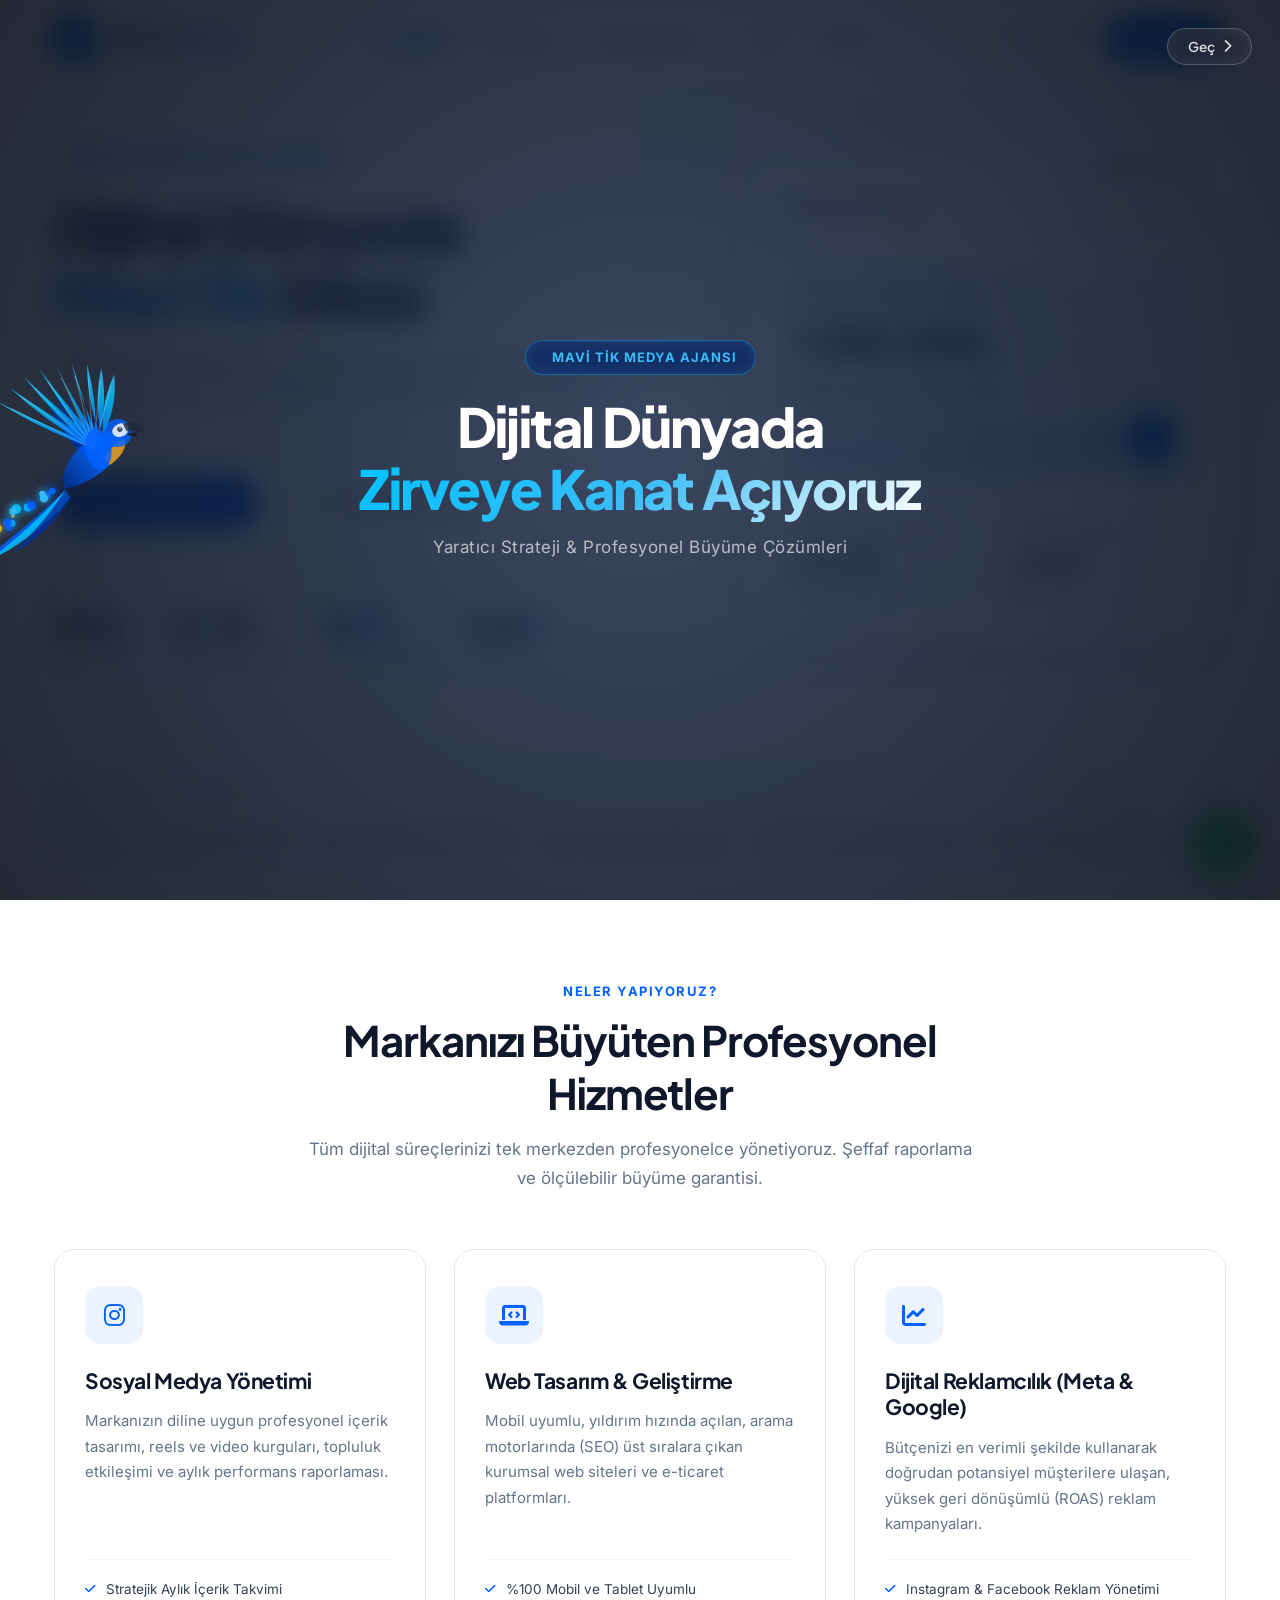
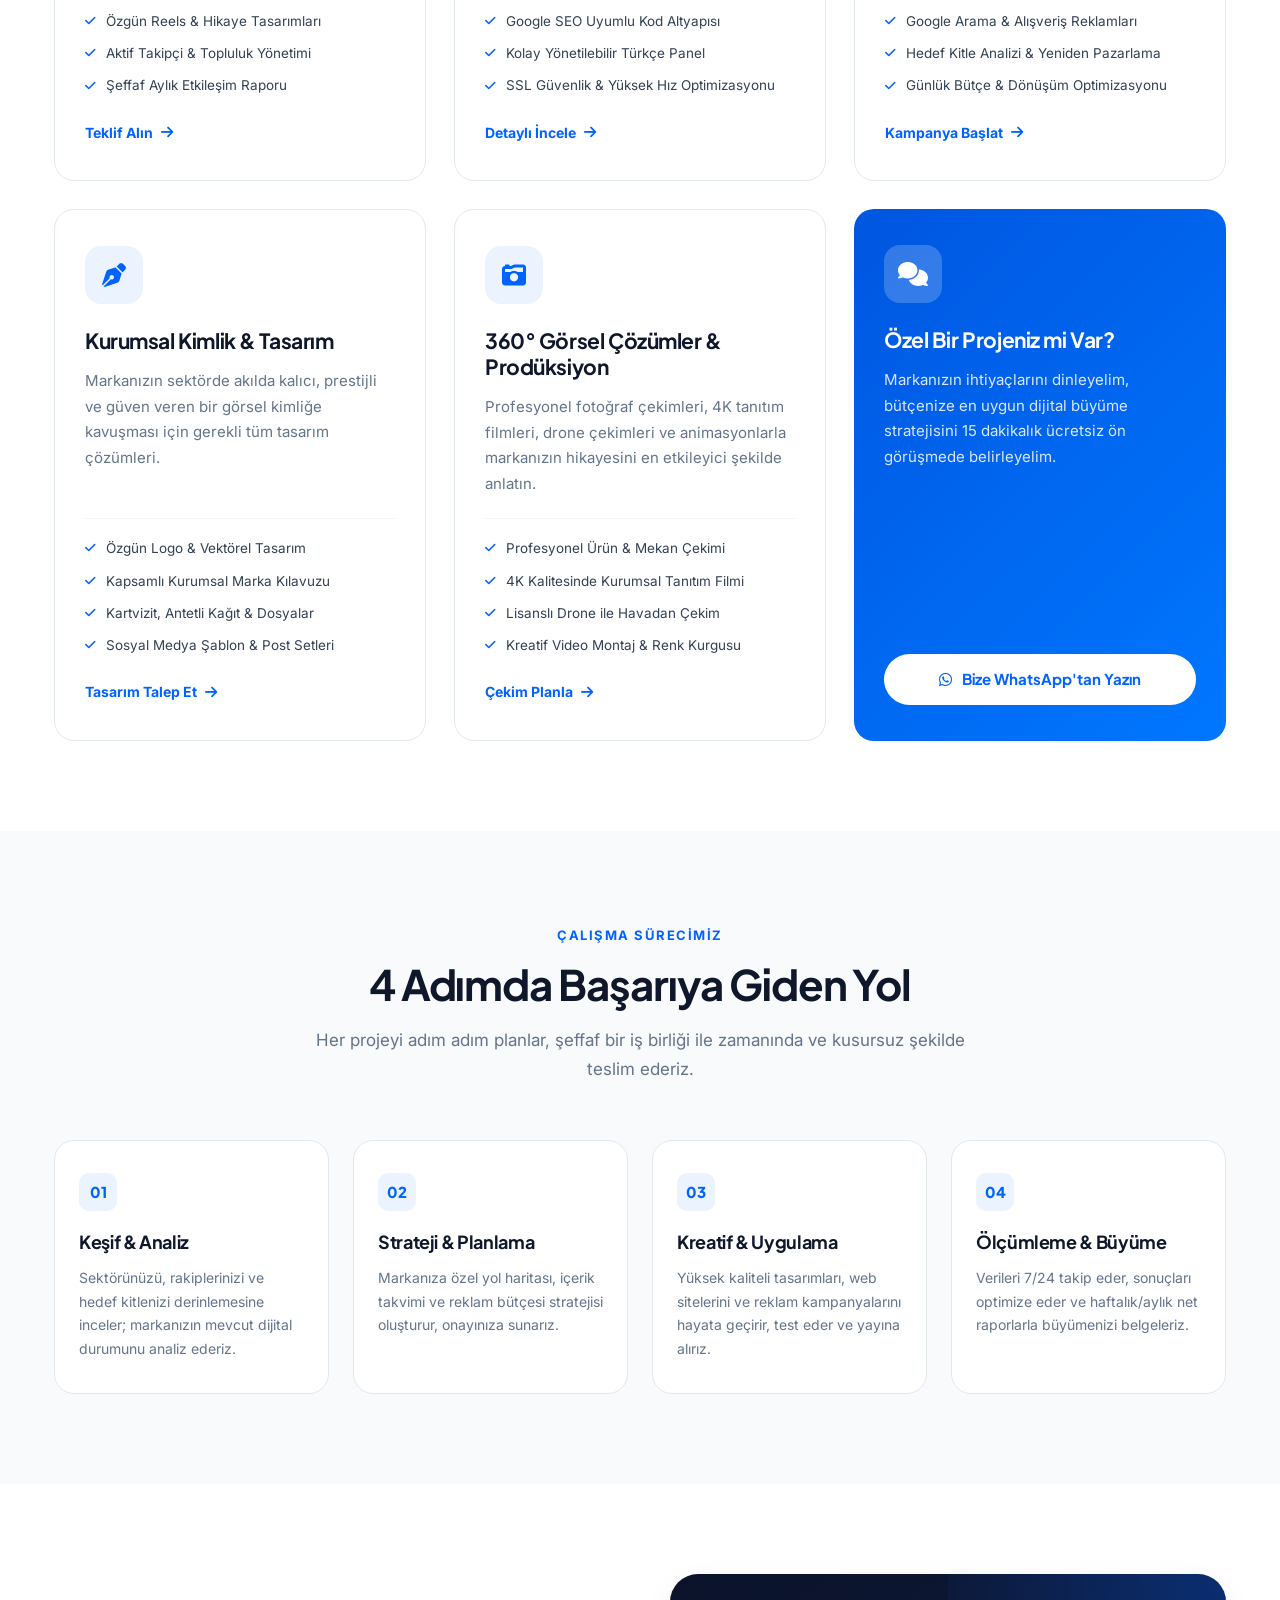
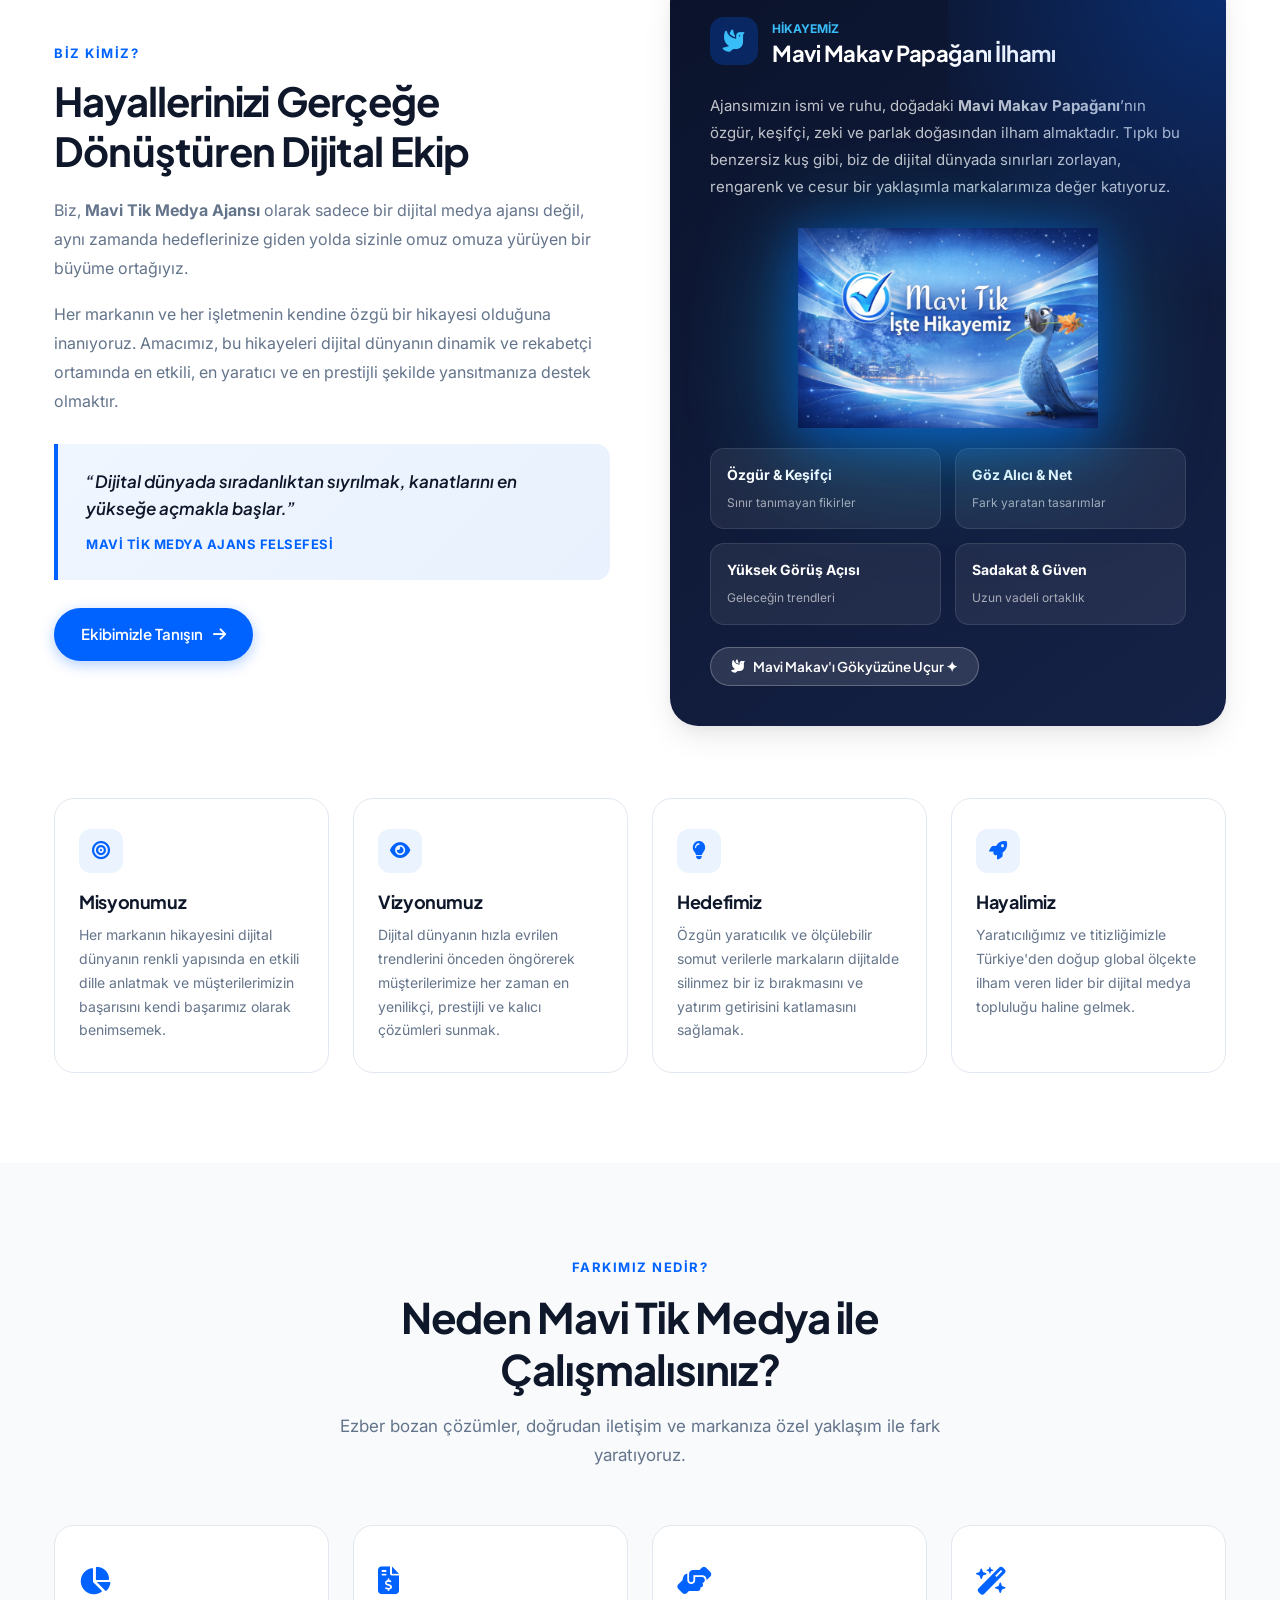
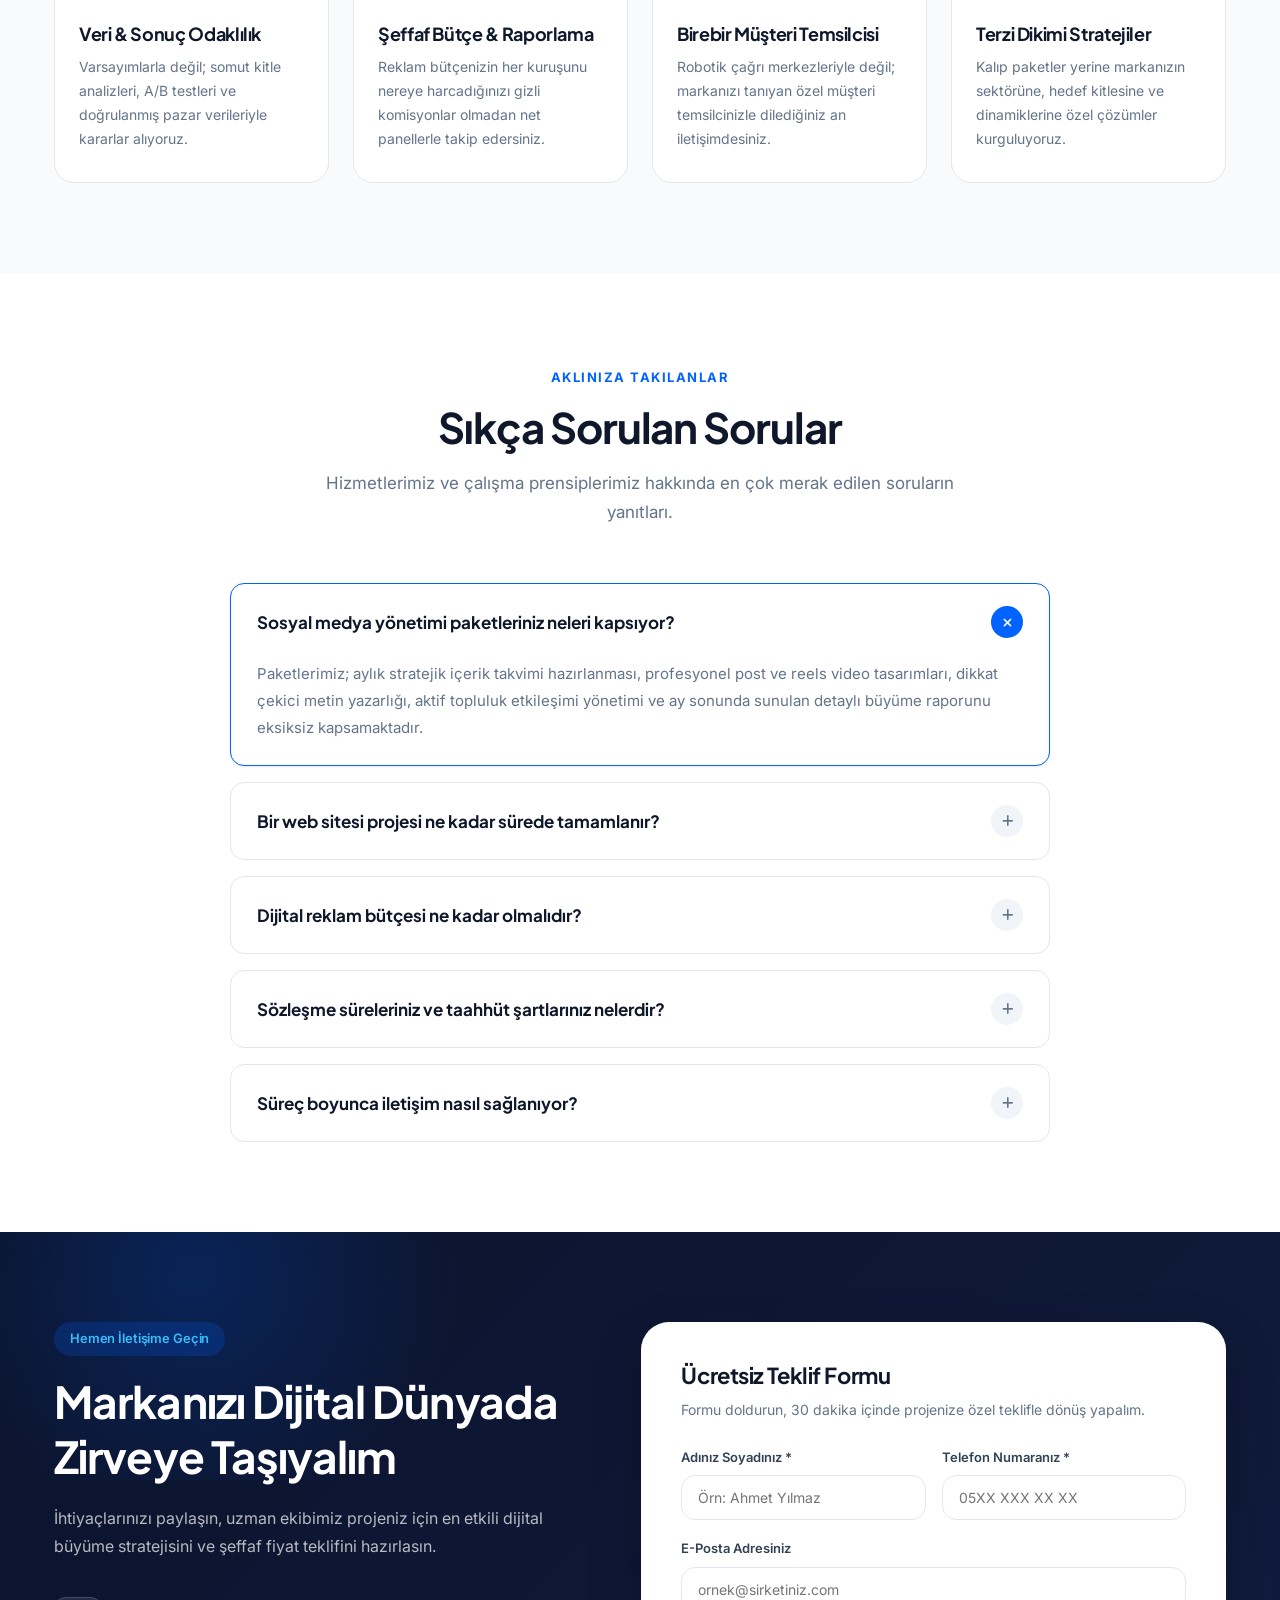
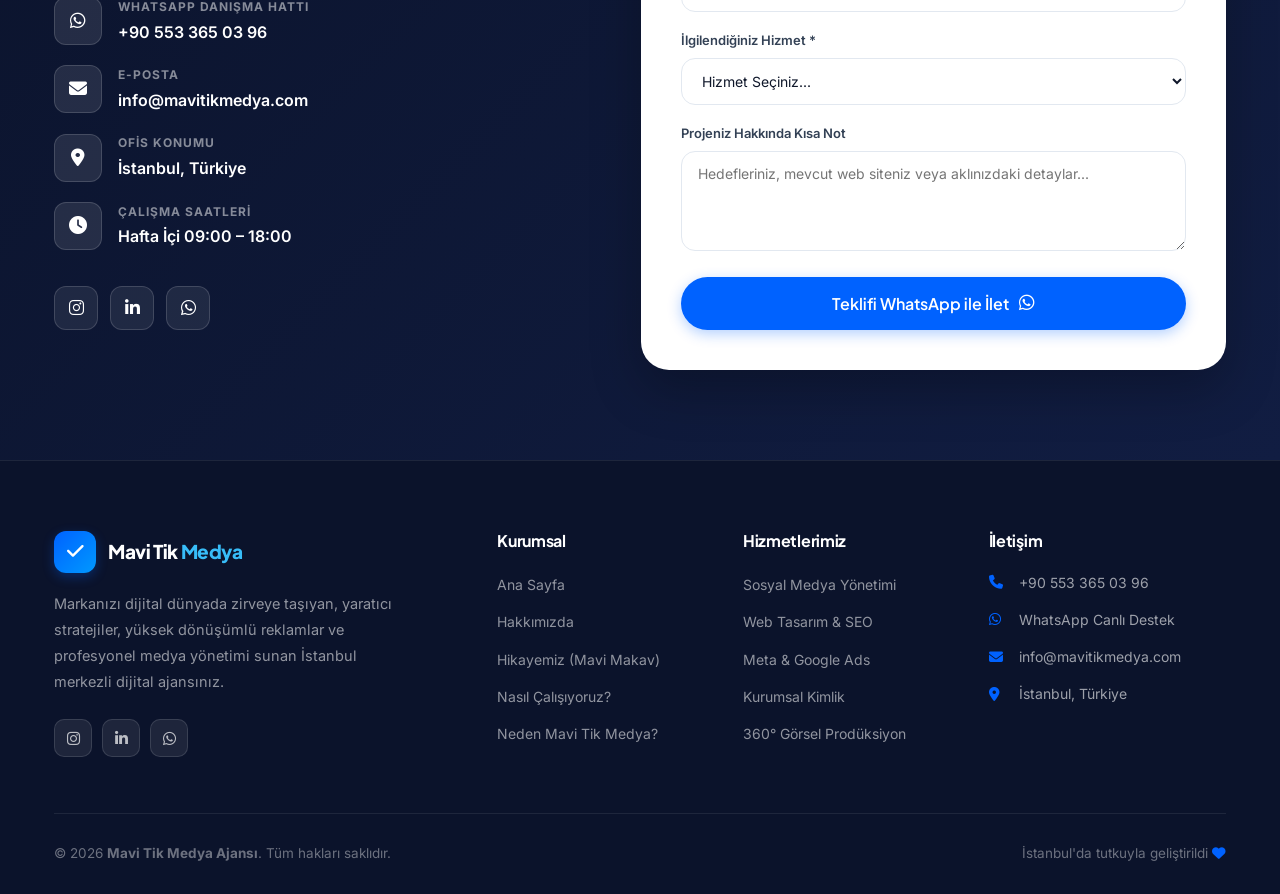
<file: index.backup.html>
<!DOCTYPE html>
<html lang="tr">
<head>
    <meta charset="UTF-8">
    <meta name="viewport" content="width=device-width, initial-scale=1.0">
    <title>Mavi Tik Medya | Dijital Medya & Büyüme Ajansı</title>
    <meta name="description" content="Mavi Tik Medya Ajansı — Sosyal medya yönetimi, profesyonel web tasarım, dijital reklamcılık ve kurumsal kimlik ile markanızı dijitalde zirveye taşıyoruz.">
    <meta name="keywords" content="mavi tik medya, dijital medya ajansı, sosyal medya ajansı, web tasarım istanbul, meta reklamları, google ads, kurumsal kimlik">

    <!-- Fonts: Plus Jakarta Sans & Inter -->
    <link rel="preconnect" href="https://fonts.googleapis.com">
    <link rel="preconnect" href="https://fonts.gstatic.com" crossorigin>
    <link href="https://fonts.googleapis.com/css2?family=Plus+Jakarta+Sans:wght@400;500;600;700;800&family=Inter:wght@400;500;600&display=swap" rel="stylesheet">

    <!-- FontAwesome 6.4.0 -->
    <link rel="stylesheet" href="https://cdnjs.cloudflare.com/ajax/libs/font-awesome/6.4.0/css/all.min.css">

    <style>
        /* ================================================================
           DESIGN SYSTEM & VARIABLES
           ================================================================ */
        :root {
            --primary: #0062FF;
            --primary-dark: #004ecc;
            --primary-light: #EBF3FF;
            --primary-glow: rgba(0, 98, 255, 0.15);
            
            --secondary: #00C2FF;
            --accent-emerald: #10B981;
            
            --dark: #0B132B;
            --dark-card: #151F38;
            --slate-900: #0F172A;
            --slate-700: #334155;
            --slate-500: #64748B;
            --slate-400: #94A3B8;
            --slate-200: #E2E8F0;
            --slate-100: #F1F5F9;
            --slate-50:  #F8FAFC;
            --white:     #FFFFFF;

            --font-display: 'Plus Jakarta Sans', -apple-system, BlinkMacSystemFont, sans-serif;
            --font-body:    'Inter', -apple-system, BlinkMacSystemFont, sans-serif;

            --shadow-sm: 0 1px 3px rgba(15, 23, 42, 0.06), 0 1px 2px rgba(15, 23, 42, 0.04);
            --shadow-md: 0 4px 20px -2px rgba(15, 23, 42, 0.08), 0 2px 6px -1px rgba(15, 23, 42, 0.04);
            --shadow-lg: 0 12px 32px -4px rgba(15, 23, 42, 0.10), 0 4px 12px -2px rgba(15, 23, 42, 0.05);
            --shadow-hover: 0 20px 40px -6px rgba(0, 98, 255, 0.16);

            --radius-sm: 8px;
            --radius-md: 14px;
            --radius-lg: 20px;
            --radius-xl: 28px;
            --radius-full: 9999px;

            --transition: all 0.28s cubic-bezier(0.4, 0, 0.2, 1);
        }

        /* ================================================================
           BASE RESET
           ================================================================ */
        *, *::before, *::after {
            box-sizing: border-box;
            margin: 0;
            padding: 0;
        }

        html {
            scroll-behavior: smooth;
            scroll-padding-top: 88px;
            -webkit-text-size-adjust: 100%;
        }

        body {
            font-family: var(--font-body);
            background-color: var(--white);
            color: var(--slate-700);
            line-height: 1.65;
            font-size: 16px;
            overflow-x: hidden;
            -webkit-font-smoothing: antialiased;
        }

        h1, h2, h3, h4, h5, h6 {
            font-family: var(--font-display);
            color: var(--slate-900);
            font-weight: 700;
            line-height: 1.25;
            letter-spacing: -0.02em;
        }

        a {
            color: inherit;
            text-decoration: none;
            transition: var(--transition);
        }

        img {
            max-width: 100%;
            height: auto;
            display: block;
        }

        button, input, select, textarea {
            font-family: inherit;
            font-size: inherit;
        }

        .container {
            width: 100%;
            max-width: 1220px;
            margin: 0 auto;
            padding: 0 24px;
        }

        /* Utility classes */
        .text-gradient {
            background: linear-gradient(135deg, var(--primary) 0%, #0099FF 100%);
            -webkit-background-clip: text;
            -webkit-text-fill-color: transparent;
        }

        .badge-pill {
            display: inline-flex;
            align-items: center;
            gap: 8px;
            padding: 6px 16px;
            background: var(--primary-light);
            color: var(--primary);
            border-radius: var(--radius-full);
            font-size: 13px;
            font-weight: 600;
            letter-spacing: -0.01em;
        }

        .badge-pill .pulse-dot {
            width: 8px;
            height: 8px;
            border-radius: 50%;
            background: var(--primary);
            position: relative;
        }

        .badge-pill .pulse-dot::after {
            content: '';
            position: absolute;
            inset: -3px;
            border-radius: 50%;
            background: var(--primary);
            opacity: 0.4;
            animation: pulse 1.8s infinite;
        }

        @keyframes pulse {
            0% { transform: scale(1); opacity: 0.4; }
            50% { transform: scale(1.8); opacity: 0; }
            100% { transform: scale(1); opacity: 0; }
        }

        /* Buttons */
        .btn {
            display: inline-flex;
            align-items: center;
            justify-content: center;
            gap: 10px;
            padding: 13px 26px;
            border-radius: var(--radius-full);
            font-family: var(--font-display);
            font-size: 15px;
            font-weight: 600;
            cursor: pointer;
            border: 1px solid transparent;
            transition: var(--transition);
            white-space: nowrap;
        }

        .btn-primary {
            background: var(--primary);
            color: var(--white);
            box-shadow: 0 4px 14px rgba(0, 98, 255, 0.3);
        }

        .btn-primary:hover {
            background: var(--primary-dark);
            transform: translateY(-2px);
            box-shadow: 0 8px 24px rgba(0, 98, 255, 0.4);
            color: var(--white);
        }

        .btn-outline {
            background: var(--white);
            color: var(--slate-900);
            border-color: var(--slate-200);
            box-shadow: var(--shadow-sm);
        }

        .btn-outline:hover {
            border-color: var(--primary);
            color: var(--primary);
            background: var(--primary-light);
            transform: translateY(-2px);
        }

        .btn-whatsapp {
            background: #25D366;
            color: var(--white);
            box-shadow: 0 4px 14px rgba(37, 211, 102, 0.35);
        }

        .btn-whatsapp:hover {
            background: #20ba59;
            transform: translateY(-2px);
            box-shadow: 0 8px 22px rgba(37, 211, 102, 0.45);
            color: var(--white);
        }

        .btn-sm {
            padding: 9px 18px;
            font-size: 14px;
        }

        /* Section Commons */
        .section {
            padding: 90px 0;
            position: relative;
        }

        .section-header {
            text-align: center;
            max-width: 680px;
            margin: 0 auto 56px;
        }

        .section-tag {
            display: inline-block;
            font-size: 13px;
            font-weight: 700;
            text-transform: uppercase;
            letter-spacing: 1.5px;
            color: var(--primary);
            margin-bottom: 12px;
        }

        .section-title {
            font-size: clamp(28px, 3.5vw, 42px);
            margin-bottom: 16px;
            letter-spacing: -0.025em;
        }

        .section-desc {
            font-size: 17px;
            color: var(--slate-500);
            line-height: 1.7;
        }

        /* ================================================================
           HEADER & NAVIGATION
           ================================================================ */
        .navbar {
            position: fixed;
            top: 0;
            left: 0;
            width: 100%;
            z-index: 1000;
            background: rgba(255, 255, 255, 0.95);
            backdrop-filter: blur(12px);
            -webkit-backdrop-filter: blur(12px);
            border-bottom: 1px solid rgba(226, 232, 240, 0.8);
            transition: var(--transition);
        }

        .navbar.scrolled {
            box-shadow: 0 4px 20px rgba(15, 23, 42, 0.08);
            background: rgba(255, 255, 255, 0.98);
        }

        .nav-inner {
            display: flex;
            align-items: center;
            justify-content: space-between;
            height: 78px;
        }

        /* Brand Logo */
        .nav-brand {
            display: flex;
            align-items: center;
            gap: 12px;
            font-family: var(--font-display);
            font-size: 19px;
            font-weight: 800;
            color: var(--slate-900);
            letter-spacing: -0.02em;
        }

        .nav-logo-icon {
            width: 42px;
            height: 42px;
            border-radius: 12px;
            background: linear-gradient(135deg, #0062FF 0%, #0099FF 100%);
            display: flex;
            align-items: center;
            justify-content: center;
            color: var(--white);
            font-size: 19px;
            box-shadow: 0 4px 12px rgba(0, 98, 255, 0.3);
            flex-shrink: 0;
        }

        .nav-brand-text span {
            color: var(--primary);
        }

        /* Desktop Nav */
        .nav-menu {
            display: flex;
            align-items: center;
            gap: 6px;
            list-style: none;
        }

        .nav-link {
            display: flex;
            align-items: center;
            gap: 6px;
            padding: 8px 15px;
            border-radius: var(--radius-sm);
            font-size: 14px;
            font-weight: 600;
            color: var(--slate-700);
            transition: var(--transition);
        }

        .nav-link:hover, .nav-link.active {
            color: var(--primary);
            background: var(--primary-light);
        }

        /* Dropdown */
        .nav-dropdown {
            position: relative;
        }

        .nav-dropdown-menu {
            position: absolute;
            top: calc(100% + 10px);
            left: 0;
            width: 250px;
            background: var(--white);
            border-radius: var(--radius-md);
            border: 1px solid var(--slate-200);
            box-shadow: var(--shadow-lg);
            padding: 8px;
            list-style: none;
            opacity: 0;
            visibility: hidden;
            transform: translateY(10px);
            transition: var(--transition);
            pointer-events: none;
        }

        .nav-dropdown:hover .nav-dropdown-menu {
            opacity: 1;
            visibility: visible;
            transform: translateY(0);
            pointer-events: auto;
        }

        .nav-dropdown-menu a {
            display: flex;
            align-items: center;
            gap: 10px;
            padding: 10px 14px;
            border-radius: var(--radius-sm);
            font-size: 14px;
            font-weight: 500;
            color: var(--slate-700);
        }

        .nav-dropdown-menu a i {
            color: var(--primary);
            font-size: 14px;
            width: 18px;
        }

        .nav-dropdown-menu a:hover {
            background: var(--primary-light);
            color: var(--primary);
        }

        /* Header Actions */
        .nav-actions {
            display: flex;
            align-items: center;
            gap: 12px;
        }

        .nav-social-item {
            width: 38px;
            height: 38px;
            border-radius: 50%;
            background: var(--slate-100);
            display: flex;
            align-items: center;
            justify-content: center;
            color: var(--slate-700);
            font-size: 15px;
            transition: var(--transition);
        }

        .nav-social-item:hover {
            background: var(--primary);
            color: var(--white);
            transform: translateY(-2px);
        }

        /* Hamburger button */
        .nav-hamburger {
            display: none;
            width: 44px;
            height: 44px;
            border-radius: var(--radius-sm);
            background: var(--slate-100);
            border: none;
            cursor: pointer;
            flex-direction: column;
            align-items: center;
            justify-content: center;
            gap: 5px;
            padding: 0;
        }

        .nav-hamburger span {
            display: block;
            width: 22px;
            height: 2px;
            background: var(--slate-900);
            border-radius: 2px;
            transition: var(--transition);
        }

        .nav-hamburger.active span:nth-child(1) {
            transform: translateY(7px) rotate(45deg);
        }
        .nav-hamburger.active span:nth-child(2) {
            opacity: 0;
        }
        .nav-hamburger.active span:nth-child(3) {
            transform: translateY(-7px) rotate(-45deg);
        }

        /* Mobile Drawer */
        .mobile-drawer {
            position: fixed;
            top: 78px;
            left: 0;
            width: 100%;
            height: calc(100vh - 78px);
            background: var(--white);
            z-index: 999;
            padding: 24px;
            overflow-y: auto;
            transform: translateX(100%);
            transition: transform 0.35s cubic-bezier(0.4, 0, 0.2, 1);
            border-top: 1px solid var(--slate-200);
        }

        .mobile-drawer.open {
            transform: translateX(0);
        }

        .mobile-nav-list {
            list-style: none;
            display: flex;
            flex-direction: column;
            gap: 8px;
        }

        .mobile-nav-link {
            display: block;
            padding: 13px 16px;
            border-radius: var(--radius-md);
            font-size: 16px;
            font-weight: 600;
            color: var(--slate-900);
            border: 1px solid transparent;
        }

        .mobile-nav-link:hover, .mobile-nav-link.active {
            background: var(--primary-light);
            color: var(--primary);
        }

        .mobile-section-divider {
            font-size: 11px;
            font-weight: 700;
            text-transform: uppercase;
            letter-spacing: 1.5px;
            color: var(--slate-400);
            padding: 16px 16px 6px;
        }

        .mobile-social-bar {
            display: flex;
            gap: 12px;
            padding: 20px 16px 0;
            border-top: 1px solid var(--slate-200);
            margin-top: 16px;
        }

        .mobile-social-bar a {
            width: 44px;
            height: 44px;
            border-radius: 12px;
            background: var(--slate-100);
            display: flex;
            align-items: center;
            justify-content: center;
            color: var(--slate-700);
            font-size: 18px;
        }

        /* ================================================================
           HERO SECTION
           ================================================================ */
        .hero {
            padding: 140px 0 80px;
            background: radial-gradient(circle at 85% 15%, rgba(0, 98, 255, 0.08) 0%, transparent 50%),
                        radial-gradient(circle at 10% 80%, rgba(0, 194, 255, 0.06) 0%, transparent 40%),
                        var(--white);
            position: relative;
            overflow: hidden;
        }

        .hero-grid {
            display: grid;
            grid-template-columns: 1.15fr 0.85fr;
            gap: 48px;
            align-items: center;
        }

        .hero-left {
            max-width: 620px;
        }

        .hero-title {
            font-size: clamp(38px, 5vw, 60px);
            font-weight: 800;
            line-height: 1.12;
            margin: 20px 0 20px;
            letter-spacing: -0.03em;
        }

        .hero-desc {
            font-size: 18px;
            color: var(--slate-500);
            line-height: 1.7;
            margin-bottom: 36px;
        }

        .hero-actions {
            display: flex;
            align-items: center;
            gap: 16px;
            flex-wrap: wrap;
            margin-bottom: 48px;
        }

        /* Trust Metrics Bar */
        .hero-trust-bar {
            display: flex;
            align-items: center;
            gap: 36px;
            padding-top: 32px;
            border-top: 1px solid var(--slate-200);
        }

        .trust-stat-num {
            font-family: var(--font-display);
            font-size: 30px;
            font-weight: 800;
            color: var(--slate-900);
            line-height: 1;
            letter-spacing: -0.02em;
        }

        .trust-stat-num span {
            color: var(--primary);
        }

        .trust-stat-label {
            font-size: 13px;
            color: var(--slate-500);
            margin-top: 6px;
            font-weight: 500;
        }

        /* Hero Right: Interactive Agency Showcase Mockup */
        .hero-visual {
            position: relative;
        }

        .hero-dashboard-card {
            background: var(--white);
            border-radius: var(--radius-xl);
            padding: 30px;
            box-shadow: 0 24px 60px -12px rgba(15, 23, 42, 0.14),
                        0 0 0 1px rgba(226, 232, 240, 0.8);
            position: relative;
            z-index: 2;
        }

        .dash-header {
            display: flex;
            align-items: center;
            justify-content: space-between;
            padding-bottom: 20px;
            border-bottom: 1px solid var(--slate-100);
            margin-bottom: 22px;
        }

        .dash-status {
            display: flex;
            align-items: center;
            gap: 8px;
            font-size: 13px;
            font-weight: 600;
            color: var(--slate-700);
        }

        .dash-status-dot {
            width: 8px;
            height: 8px;
            border-radius: 50%;
            background: var(--accent-emerald);
        }

        .dash-badge-blue {
            display: inline-flex;
            align-items: center;
            gap: 6px;
            background: var(--primary-light);
            color: var(--primary);
            padding: 5px 12px;
            border-radius: var(--radius-full);
            font-size: 12px;
            font-weight: 700;
        }

        /* Metric Rows */
        .dash-metric-highlight {
            background: linear-gradient(135deg, #F0F6FF 0%, #E6F0FF 100%);
            border-radius: var(--radius-md);
            padding: 20px;
            margin-bottom: 18px;
            border: 1px solid rgba(0, 98, 255, 0.12);
        }

        .dmh-title {
            font-size: 13px;
            color: var(--slate-500);
            font-weight: 600;
            display: flex;
            justify-content: space-between;
        }

        .dmh-value {
            font-family: var(--font-display);
            font-size: 34px;
            font-weight: 800;
            color: var(--slate-900);
            margin: 6px 0;
            letter-spacing: -0.02em;
        }

        .dmh-growth {
            display: inline-flex;
            align-items: center;
            gap: 6px;
            color: var(--accent-emerald);
            font-size: 13px;
            font-weight: 700;
        }

        /* Sparkline bars */
        .dash-bars {
            display: flex;
            align-items: flex-end;
            gap: 8px;
            height: 48px;
            margin-top: 14px;
        }

        .bar-col {
            flex: 1;
            background: rgba(0, 98, 255, 0.2);
            border-radius: 4px;
            transition: var(--transition);
        }

        .bar-col.active {
            background: linear-gradient(180deg, var(--primary) 0%, #0099FF 100%);
        }

        /* Mini widgets grid */
        .dash-grid-2 {
            display: grid;
            grid-template-columns: 1fr 1fr;
            gap: 14px;
        }

        .dash-widget {
            background: var(--slate-50);
            border: 1px solid var(--slate-200);
            border-radius: var(--radius-md);
            padding: 16px;
        }

        .dw-label {
            font-size: 12px;
            color: var(--slate-400);
            font-weight: 600;
            margin-bottom: 4px;
        }

        .dw-num {
            font-family: var(--font-display);
            font-size: 20px;
            font-weight: 700;
            color: var(--slate-900);
        }

        .dw-tag {
            font-size: 11px;
            font-weight: 600;
            color: var(--accent-emerald);
            margin-top: 2px;
        }

        /* Floating badges on visual */
        .float-badge-1 {
            position: absolute;
            top: -20px;
            right: -20px;
            background: var(--white);
            padding: 12px 18px;
            border-radius: var(--radius-md);
            box-shadow: var(--shadow-lg);
            border: 1px solid var(--slate-100);
            display: flex;
            align-items: center;
            gap: 12px;
            z-index: 3;
            animation: float 4s ease-in-out infinite;
        }

        .fb-icon {
            width: 36px;
            height: 36px;
            border-radius: 10px;
            background: var(--primary-light);
            color: var(--primary);
            display: flex;
            align-items: center;
            justify-content: center;
            font-size: 17px;
        }

        .fb-text strong {
            display: block;
            font-size: 13px;
            color: var(--slate-900);
        }

        .fb-text span {
            font-size: 11px;
            color: var(--slate-400);
        }

        @keyframes float {
            0%, 100% { transform: translateY(0); }
            50% { transform: translateY(-8px); }
        }

        /* ================================================================
           PARTNERS / PLATFORMS STRIP
           ================================================================ */
        .partners-strip {
            padding: 34px 0;
            border-top: 1px solid var(--slate-100);
            border-bottom: 1px solid var(--slate-100);
            background: var(--slate-50);
        }

        .partners-inner {
            display: flex;
            align-items: center;
            justify-content: space-between;
            flex-wrap: wrap;
            gap: 24px;
        }

        .partner-label {
            font-size: 13px;
            font-weight: 700;
            color: var(--slate-400);
            text-transform: uppercase;
            letter-spacing: 1px;
        }

        .partner-items {
            display: flex;
            align-items: center;
            gap: 36px;
            flex-wrap: wrap;
        }

        .partner-pill {
            display: flex;
            align-items: center;
            gap: 8px;
            font-size: 15px;
            font-weight: 600;
            color: var(--slate-500);
            transition: var(--transition);
        }

        .partner-pill i {
            font-size: 20px;
            color: var(--slate-400);
            transition: var(--transition);
        }

        .partner-pill:hover {
            color: var(--slate-900);
        }

        .partner-pill:hover i {
            color: var(--primary);
        }

        /* ================================================================
           HİZMETLERİMİZ (SERVICES - ZERO AI)
           ================================================================ */
        .services-section {
            background: var(--white);
        }

        .services-grid {
            display: grid;
            grid-template-columns: repeat(3, 1fr);
            gap: 28px;
        }

        .service-card {
            background: var(--white);
            border: 1px solid var(--slate-200);
            border-radius: var(--radius-lg);
            padding: 36px 30px;
            transition: var(--transition);
            display: flex;
            flex-direction: column;
            position: relative;
        }

        .service-card:hover {
            border-color: rgba(0, 98, 255, 0.4);
            transform: translateY(-6px);
            box-shadow: var(--shadow-hover);
        }

        .service-icon-wrap {
            width: 58px;
            height: 58px;
            border-radius: 16px;
            background: var(--primary-light);
            color: var(--primary);
            display: flex;
            align-items: center;
            justify-content: center;
            font-size: 24px;
            margin-bottom: 24px;
            transition: var(--transition);
        }

        .service-card:hover .service-icon-wrap {
            background: var(--primary);
            color: var(--white);
            transform: scale(1.05);
        }

        .service-card h3 {
            font-size: 21px;
            margin-bottom: 14px;
            color: var(--slate-900);
        }

        .service-card p {
            font-size: 15px;
            color: var(--slate-500);
            line-height: 1.7;
            margin-bottom: 22px;
            flex-grow: 1;
        }

        .service-features {
            list-style: none;
            display: flex;
            flex-direction: column;
            gap: 10px;
            padding-top: 18px;
            border-top: 1px solid var(--slate-100);
            margin-bottom: 24px;
        }

        .service-features li {
            font-size: 13.5px;
            color: var(--slate-700);
            display: flex;
            align-items: center;
            gap: 10px;
        }

        .service-features li i {
            color: var(--primary);
            font-size: 12px;
        }

        .service-link {
            display: inline-flex;
            align-items: center;
            gap: 8px;
            font-size: 14px;
            font-weight: 700;
            color: var(--primary);
            margin-top: auto;
        }

        .service-link i {
            transition: transform 0.2s;
        }

        .service-card:hover .service-link i {
            transform: translateX(4px);
        }

        /* 6th Card: Custom CTA Box */
        .service-card.cta-card {
            background: linear-gradient(135deg, #0056E0 0%, #0077FF 100%);
            border: none;
            color: var(--white);
        }

        .service-card.cta-card .service-icon-wrap {
            background: rgba(255, 255, 255, 0.2);
            color: var(--white);
        }

        .service-card.cta-card h3 {
            color: var(--white);
        }

        .service-card.cta-card p {
            color: rgba(255, 255, 255, 0.85);
        }

        .service-card.cta-card .btn {
            background: var(--white);
            color: var(--primary);
            font-weight: 700;
            border: none;
            width: 100%;
            margin-top: auto;
        }

        .service-card.cta-card .btn:hover {
            background: var(--slate-900);
            color: var(--white);
            transform: translateY(-2px);
        }

        /* ================================================================
           NASIL ÇALIŞIYORUZ (HOW WE WORK - 4 STEPS)
           ================================================================ */
        .process-section {
            background: var(--slate-50);
        }

        .process-grid {
            display: grid;
            grid-template-columns: repeat(4, 1fr);
            gap: 24px;
            position: relative;
        }

        .process-card {
            background: var(--white);
            border: 1px solid var(--slate-200);
            border-radius: var(--radius-lg);
            padding: 32px 24px;
            position: relative;
            transition: var(--transition);
        }

        .process-card:hover {
            border-color: var(--primary);
            transform: translateY(-5px);
            box-shadow: var(--shadow-md);
        }

        .process-step-num {
            font-family: var(--font-display);
            font-size: 15px;
            font-weight: 800;
            color: var(--primary);
            background: var(--primary-light);
            display: inline-flex;
            align-items: center;
            justify-content: center;
            width: 38px;
            height: 38px;
            border-radius: 10px;
            margin-bottom: 20px;
        }

        .process-card h4 {
            font-size: 18px;
            margin-bottom: 12px;
            color: var(--slate-900);
        }

        .process-card p {
            font-size: 14px;
            color: var(--slate-500);
            line-height: 1.7;
        }

        /* ================================================================
           HAKKIMIZDA & HİKAYEMİZ
           ================================================================ */
        .story-section {
            background: var(--white);
        }

        .story-split {
            display: grid;
            grid-template-columns: 1fr 1fr;
            gap: 60px;
            align-items: center;
            margin-bottom: 72px;
        }

        .story-content h2 {
            font-size: clamp(28px, 3.5vw, 40px);
            margin-bottom: 20px;
        }

        .story-content p {
            font-size: 16px;
            color: var(--slate-500);
            line-height: 1.8;
            margin-bottom: 18px;
        }

        .story-quote-card {
            background: linear-gradient(135deg, #F0F6FF 0%, #E8F1FD 100%);
            border-left: 4px solid var(--primary);
            border-radius: 0 var(--radius-md) var(--radius-md) 0;
            padding: 24px 28px;
            margin: 28px 0;
        }

        .story-quote-card p {
            font-family: var(--font-display);
            font-size: 17px;
            font-weight: 600;
            color: var(--slate-900);
            line-height: 1.6;
            margin-bottom: 8px;
            font-style: italic;
        }

        .story-quote-card span {
            font-size: 13px;
            color: var(--primary);
            font-weight: 700;
            text-transform: uppercase;
            letter-spacing: 0.5px;
        }

        /* Macaw / Creative Visual Card */
        .macaw-card {
            background: linear-gradient(145deg, #0B132B 0%, #152247 100%);
            border-radius: var(--radius-xl);
            padding: 40px;
            color: var(--white);
            box-shadow: var(--shadow-lg);
            position: relative;
            overflow: hidden;
        }

        .macaw-card::after {
            content: '';
            position: absolute;
            top: -50%;
            right: -50%;
            width: 100%;
            height: 100%;
            background: radial-gradient(circle, rgba(0, 98, 255, 0.3) 0%, transparent 70%);
            pointer-events: none;
        }

        .macaw-header {
            display: flex;
            align-items: center;
            gap: 14px;
            margin-bottom: 24px;
        }

        .macaw-icon {
            width: 48px;
            height: 48px;
            border-radius: 14px;
            background: rgba(0, 98, 255, 0.25);
            display: flex;
            align-items: center;
            justify-content: center;
            font-size: 22px;
            color: #38BDF8;
        }

        .macaw-header h3 {
            color: var(--white);
            font-size: 22px;
        }

        .macaw-desc {
            color: rgba(255, 255, 255, 0.75);
            font-size: 15px;
            line-height: 1.8;
            margin-bottom: 24px;
        }

        .macaw-features {
            display: grid;
            grid-template-columns: 1fr 1fr;
            gap: 14px;
        }

        .mf-item {
            background: rgba(255, 255, 255, 0.07);
            border: 1px solid rgba(255, 255, 255, 0.1);
            border-radius: var(--radius-md);
            padding: 14px 16px;
        }

        .mf-item strong {
            display: block;
            color: var(--white);
            font-size: 14px;
            margin-bottom: 2px;
        }

        .mf-item span {
            color: rgba(255, 255, 255, 0.6);
            font-size: 12px;
        }

        /* 4 Core Pillars: Misyon, Vizyon, Hedef, Hayal */
        .pillars-grid {
            display: grid;
            grid-template-columns: repeat(4, 1fr);
            gap: 24px;
        }

        .pillar-card {
            background: var(--white);
            border: 1px solid var(--slate-200);
            border-radius: var(--radius-lg);
            padding: 30px 24px;
            transition: var(--transition);
        }

        .pillar-card:hover {
            border-color: var(--primary);
            transform: translateY(-4px);
            box-shadow: var(--shadow-md);
        }

        .pillar-icon {
            width: 44px;
            height: 44px;
            border-radius: 12px;
            background: var(--primary-light);
            color: var(--primary);
            display: flex;
            align-items: center;
            justify-content: center;
            font-size: 18px;
            margin-bottom: 18px;
        }

        .pillar-card h4 {
            font-size: 18px;
            margin-bottom: 10px;
        }

        .pillar-card p {
            font-size: 14px;
            color: var(--slate-500);
            line-height: 1.7;
        }

        /* ================================================================
           NEDEN MAVİ TİK MEDYA? (ADVANTAGES)
           ================================================================ */
        .why-section {
            background: var(--slate-50);
        }

        .why-grid {
            display: grid;
            grid-template-columns: repeat(4, 1fr);
            gap: 24px;
        }

        .why-card {
            background: var(--white);
            border-radius: var(--radius-lg);
            padding: 32px 24px;
            border: 1px solid var(--slate-200);
            transition: var(--transition);
        }

        .why-card:hover {
            border-color: var(--primary);
            transform: translateY(-4px);
            box-shadow: var(--shadow-md);
        }

        .why-icon {
            font-size: 28px;
            color: var(--primary);
            margin-bottom: 18px;
        }

        .why-card h4 {
            font-size: 18px;
            margin-bottom: 10px;
        }

        .why-card p {
            font-size: 14px;
            color: var(--slate-500);
            line-height: 1.7;
        }

        /* ================================================================
           SSS (FAQ ACCORDION)
           ================================================================ */
        .faq-section {
            background: var(--white);
        }

        .faq-container {
            max-width: 820px;
            margin: 0 auto;
            display: flex;
            flex-direction: column;
            gap: 16px;
        }

        .faq-card {
            border: 1px solid var(--slate-200);
            border-radius: var(--radius-md);
            overflow: hidden;
            background: var(--white);
            transition: var(--transition);
        }

        .faq-card.open {
            border-color: var(--primary);
            box-shadow: var(--shadow-sm);
        }

        .faq-btn {
            width: 100%;
            text-align: left;
            background: none;
            border: none;
            padding: 22px 26px;
            display: flex;
            align-items: center;
            justify-content: space-between;
            gap: 16px;
            cursor: pointer;
            font-family: var(--font-display);
            font-size: 17px;
            font-weight: 700;
            color: var(--slate-900);
            transition: var(--transition);
        }

        .faq-btn:hover {
            color: var(--primary);
        }

        .faq-indicator {
            width: 32px;
            height: 32px;
            border-radius: 50%;
            background: var(--slate-100);
            color: var(--slate-500);
            display: flex;
            align-items: center;
            justify-content: center;
            font-size: 13px;
            flex-shrink: 0;
            transition: var(--transition);
        }

        .faq-card.open .faq-indicator {
            background: var(--primary);
            color: var(--white);
            transform: rotate(45deg);
        }

        .faq-content {
            max-height: 0;
            overflow: hidden;
            transition: max-height 0.35s ease, padding 0.35s ease;
        }

        .faq-card.open .faq-content {
            max-height: 250px;
            padding: 0 26px 24px;
        }

        .faq-content p {
            font-size: 15px;
            color: var(--slate-500);
            line-height: 1.8;
        }

        /* ================================================================
           İLETİŞİM & TEKLİF FORMU (HIGH CONVERTING CONTACT)
           ================================================================ */
        .contact-section {
            background: linear-gradient(135deg, #0B132B 0%, #111D42 100%);
            color: var(--white);
            position: relative;
            overflow: hidden;
        }

        .contact-section::before {
            content: '';
            position: absolute;
            top: -20%;
            left: -10%;
            width: 50%;
            height: 50%;
            background: radial-gradient(circle, rgba(0, 98, 255, 0.2) 0%, transparent 70%);
            pointer-events: none;
        }

        .contact-grid {
            display: grid;
            grid-template-columns: 1fr 1.1fr;
            gap: 56px;
            align-items: start;
            position: relative;
            z-index: 2;
        }

        .contact-info h2 {
            font-size: clamp(30px, 4vw, 44px);
            color: var(--white);
            margin-bottom: 20px;
        }

        .contact-info p {
            font-size: 16px;
            color: rgba(255, 255, 255, 0.7);
            line-height: 1.8;
            margin-bottom: 36px;
        }

        .contact-methods {
            display: flex;
            flex-direction: column;
            gap: 20px;
            margin-bottom: 36px;
        }

        .contact-item {
            display: flex;
            align-items: center;
            gap: 16px;
        }

        .ci-icon-box {
            width: 48px;
            height: 48px;
            border-radius: 12px;
            background: rgba(255, 255, 255, 0.1);
            color: var(--white);
            display: flex;
            align-items: center;
            justify-content: center;
            font-size: 18px;
            flex-shrink: 0;
            border: 1px solid rgba(255, 255, 255, 0.15);
        }

        .ci-details strong {
            display: block;
            font-size: 12px;
            color: rgba(255, 255, 255, 0.5);
            text-transform: uppercase;
            letter-spacing: 1px;
            margin-bottom: 2px;
        }

        .ci-details span, .ci-details a {
            color: var(--white);
            font-size: 16px;
            font-weight: 600;
        }

        .contact-social-row {
            display: flex;
            align-items: center;
            gap: 12px;
        }

        .cs-btn {
            width: 44px;
            height: 44px;
            border-radius: 12px;
            background: rgba(255, 255, 255, 0.08);
            border: 1px solid rgba(255, 255, 255, 0.15);
            display: flex;
            align-items: center;
            justify-content: center;
            color: var(--white);
            font-size: 17px;
            transition: var(--transition);
        }

        .cs-btn:hover {
            background: var(--primary);
            border-color: var(--primary);
            transform: translateY(-2px);
        }

        /* Form Card */
        .contact-form-box {
            background: var(--white);
            border-radius: var(--radius-xl);
            padding: 40px;
            box-shadow: 0 20px 50px rgba(0, 0, 0, 0.25);
            color: var(--slate-900);
        }

        .contact-form-box h3 {
            font-size: 22px;
            margin-bottom: 8px;
        }

        .contact-form-box p {
            font-size: 14px;
            color: var(--slate-500);
            margin-bottom: 26px;
        }

        .form-row-2 {
            display: grid;
            grid-template-columns: 1fr 1fr;
            gap: 16px;
        }

        .form-group {
            margin-bottom: 18px;
        }

        .form-group label {
            display: block;
            font-size: 13px;
            font-weight: 600;
            color: var(--slate-700);
            margin-bottom: 7px;
        }

        .form-group input,
        .form-group select,
        .form-group textarea {
            width: 100%;
            padding: 13px 16px;
            border: 1.5px solid var(--slate-200);
            border-radius: var(--radius-md);
            font-size: 14px;
            color: var(--slate-900);
            background: var(--white);
            outline: none;
            transition: var(--transition);
        }

        .form-group input:focus,
        .form-group select:focus,
        .form-group textarea:focus {
            border-color: var(--primary);
            box-shadow: 0 0 0 3px rgba(0, 98, 255, 0.12);
        }

        .form-group textarea {
            min-height: 100px;
            resize: vertical;
        }

        .contact-form-box .btn-submit {
            width: 100%;
            padding: 15px;
            font-size: 16px;
        }

        /* ================================================================
           FOOTER
           ================================================================ */
        .footer {
            background: var(--dark);
            color: var(--white);
            padding: 70px 0 30px;
            border-top: 1px solid rgba(255, 255, 255, 0.08);
        }

        .footer-grid {
            display: grid;
            grid-template-columns: 2fr 1fr 1fr 1.2fr;
            gap: 48px;
            margin-bottom: 56px;
        }

        .footer-brand p {
            color: rgba(255, 255, 255, 0.55);
            font-size: 14.5px;
            line-height: 1.8;
            margin: 18px 0 24px;
            max-width: 340px;
        }

        .footer-social-links {
            display: flex;
            gap: 10px;
        }

        .footer-social-links a {
            width: 38px;
            height: 38px;
            border-radius: 10px;
            background: rgba(255, 255, 255, 0.08);
            border: 1px solid rgba(255, 255, 255, 0.12);
            display: flex;
            align-items: center;
            justify-content: center;
            color: rgba(255, 255, 255, 0.7);
            font-size: 15px;
            transition: var(--transition);
        }

        .footer-social-links a:hover {
            background: var(--primary);
            border-color: var(--primary);
            color: var(--white);
            transform: translateY(-2px);
        }

        .footer-col h5 {
            font-size: 16px;
            color: var(--white);
            margin-bottom: 20px;
        }

        .footer-links {
            list-style: none;
            display: flex;
            flex-direction: column;
            gap: 11px;
        }

        .footer-links a {
            font-size: 14px;
            color: rgba(255, 255, 255, 0.55);
            transition: var(--transition);
        }

        .footer-links a:hover {
            color: var(--white);
            padding-left: 4px;
        }

        .footer-contact-list {
            list-style: none;
            display: flex;
            flex-direction: column;
            gap: 14px;
        }

        .footer-contact-list li {
            display: flex;
            align-items: center;
            gap: 12px;
            font-size: 14px;
            color: rgba(255, 255, 255, 0.6);
        }

        .footer-contact-list li i {
            color: var(--primary);
            width: 18px;
        }

        .footer-bottom {
            padding-top: 28px;
            border-top: 1px solid rgba(255, 255, 255, 0.08);
            display: flex;
            align-items: center;
            justify-content: space-between;
            flex-wrap: wrap;
            gap: 14px;
            font-size: 13.5px;
            color: rgba(255, 255, 255, 0.4);
        }

        .footer-bottom a {
            color: rgba(255, 255, 255, 0.6);
        }

        .footer-bottom a:hover {
            color: var(--white);
        }

        /* ================================================================
           FLOATING WHATSAPP BUTTON
           ================================================================ */
        .wa-floating-btn {
            position: fixed;
            bottom: 28px;
            right: 28px;
            z-index: 9999;
            display: flex;
            align-items: center;
            gap: 10px;
        }

        .wa-floating-link {
            width: 60px;
            height: 60px;
            border-radius: 50%;
            background: #25D366;
            color: var(--white);
            display: flex;
            align-items: center;
            justify-content: center;
            font-size: 30px;
            box-shadow: 0 8px 24px rgba(37, 211, 102, 0.45);
            transition: var(--transition);
            position: relative;
        }

        .wa-floating-link::after {
            content: '';
            position: absolute;
            inset: -4px;
            border-radius: 50%;
            background: #25D366;
            opacity: 0.35;
            animation: pulse 2s infinite;
        }

        .wa-floating-link:hover {
            transform: scale(1.08);
            box-shadow: 0 12px 30px rgba(37, 211, 102, 0.6);
        }

        .wa-tooltip {
            background: var(--slate-900);
            color: var(--white);
            padding: 8px 14px;
            border-radius: var(--radius-full);
            font-size: 13px;
            font-weight: 600;
            box-shadow: var(--shadow-md);
            white-space: nowrap;
            display: none;
        }

        @media (min-width: 769px) {
            .wa-floating-btn:hover .wa-tooltip {
                display: block;
                animation: fadeIn 0.25s ease;
            }
        }

        @keyframes fadeIn {
            from { opacity: 0; transform: translateX(8px); }
            to { opacity: 1; transform: translateX(0); }
        }

        /* ================================================================
           MAVİ MAKAV PAPAĞANI FLIGHT ANIMATION STYLES
           ================================================================ */
        .macaw-flight-stage {
            position: fixed;
            top: 0;
            left: 0;
            width: 100vw;
            height: 100vh;
            pointer-events: none;
            z-index: 99998;
            overflow: hidden;
        }

        /* ================================================================
           CINEMATIC OPENING INTRO (KANAT ÇIRPAN MAVİ MAKAV AÇILIŞ İNTROSU)
           ================================================================ */
        .site-intro-overlay {
            position: fixed;
            inset: 0;
            width: 100vw;
            height: 100vh;
            z-index: 999999;
            background: radial-gradient(circle at center, rgba(15, 30, 61, 0.82) 0%, rgba(6, 11, 24, 0.88) 100%);
            backdrop-filter: blur(14px);
            -webkit-backdrop-filter: blur(14px);
            display: flex;
            align-items: center;
            justify-content: center;
            overflow: hidden;
            transition: opacity 0.85s cubic-bezier(0.4, 0, 0.2, 1), visibility 0.85s ease;
        }

        .site-intro-overlay.dismissed {
            opacity: 0;
            visibility: hidden;
            pointer-events: none;
        }

        #introCanvas {
            position: absolute;
            inset: 0;
            width: 100%;
            height: 100%;
            pointer-events: none;
            z-index: 1;
        }

        .intro-center-branding {
            position: relative;
            z-index: 2;
            text-align: center;
            padding: 0 24px;
            max-width: 680px;
            pointer-events: none;
            transition: transform 0.8s cubic-bezier(0.4, 0, 0.2, 1), opacity 0.8s ease;
        }

        .site-intro-overlay.dismissed .intro-center-branding {
            transform: scale(0.92);
            opacity: 0;
        }

        .intro-badge {
            display: inline-flex;
            align-items: center;
            gap: 8px;
            padding: 6px 18px;
            background: rgba(0, 98, 255, 0.2);
            border: 1px solid rgba(0, 194, 255, 0.35);
            border-radius: var(--radius-full);
            color: #38BDF8;
            font-size: 13px;
            font-weight: 700;
            letter-spacing: 1px;
            text-transform: uppercase;
            margin-bottom: 20px;
            backdrop-filter: blur(8px);
        }

        .intro-headline {
            font-size: clamp(32px, 5.5vw, 54px);
            font-weight: 800;
            color: var(--white);
            line-height: 1.15;
            letter-spacing: -0.03em;
            margin-bottom: 14px;
        }

        .intro-headline span {
            background: linear-gradient(135deg, #00C2FF 0%, #38BDF8 50%, #FFFFFF 100%);
            -webkit-background-clip: text;
            -webkit-text-fill-color: transparent;
        }

        .intro-sub {
            font-size: clamp(14px, 2vw, 17px);
            color: rgba(255, 255, 255, 0.65);
            letter-spacing: 0.5px;
        }

        .intro-skip-btn {
            position: absolute;
            top: 28px;
            right: 28px;
            z-index: 10;
            display: inline-flex;
            align-items: center;
            gap: 8px;
            padding: 9px 20px;
            background: rgba(255, 255, 255, 0.1);
            border: 1px solid rgba(255, 255, 255, 0.2);
            border-radius: var(--radius-full);
            color: rgba(255, 255, 255, 0.85);
            font-family: var(--font-display);
            font-size: 13.5px;
            font-weight: 600;
            cursor: pointer;
            backdrop-filter: blur(10px);
            transition: var(--transition);
        }

        .intro-skip-btn:hover {
            background: rgba(0, 98, 255, 0.3);
            border-color: #38BDF8;
            color: var(--white);
            transform: translateX(2px);
        }

        /* Showcase Image inside Hikayemiz — PREMIUM QUALITY */
        .macaw-card-image-wrap {
            text-align: center;
            margin: 28px 0 20px;
            position: relative;
            perspective: 800px;
        }

        /* Glow ring behind the bird */
        .macaw-card-image-wrap::before {
            content: '';
            position: absolute;
            top: 50%;
            left: 50%;
            width: 240px;
            height: 240px;
            transform: translate(-50%, -50%);
            border-radius: 50%;
            background: radial-gradient(circle, rgba(0, 194, 255, 0.25) 0%, rgba(0, 98, 255, 0.12) 50%, transparent 70%);
            filter: blur(30px);
            animation: glowPulse 3s ease-in-out infinite alternate;
            z-index: 0;
            pointer-events: none;
        }

        /* Secondary outer glow ring */
        .macaw-card-image-wrap::after {
            content: '';
            position: absolute;
            top: 50%;
            left: 50%;
            width: 320px;
            height: 320px;
            transform: translate(-50%, -50%);
            border-radius: 50%;
            background: radial-gradient(circle, rgba(56, 189, 248, 0.08) 0%, transparent 60%);
            filter: blur(40px);
            animation: glowPulse 4s ease-in-out infinite alternate-reverse;
            z-index: 0;
            pointer-events: none;
        }

        @keyframes glowPulse {
            0% { opacity: 0.6; transform: translate(-50%, -50%) scale(0.9); }
            100% { opacity: 1; transform: translate(-50%, -50%) scale(1.15); }
        }

        .macaw-showcase-img {
            max-width: 300px;
            height: auto;
            margin: 0 auto;
            display: block;
            position: relative;
            z-index: 1;
            filter:
                drop-shadow(0 8px 24px rgba(0, 98, 255, 0.5))
                drop-shadow(0 20px 48px rgba(0, 194, 255, 0.3))
                drop-shadow(0 0 60px rgba(56, 189, 248, 0.15));
            animation: macawSoar 4.5s ease-in-out infinite alternate;
            transition: transform 0.4s cubic-bezier(0.4, 0, 0.2, 1), filter 0.4s ease;
            cursor: pointer;
        }

        .macaw-showcase-img:hover {
            transform: translateY(-18px) rotateY(-8deg) rotateX(5deg) scale(1.06);
            filter:
                drop-shadow(0 12px 32px rgba(0, 98, 255, 0.65))
                drop-shadow(0 28px 56px rgba(0, 194, 255, 0.4))
                drop-shadow(0 0 80px rgba(56, 189, 248, 0.25));
        }

        @keyframes macawSoar {
            0% {
                transform: translateY(0) rotate(-1.5deg) scale(1);
            }
            25% {
                transform: translateY(-8px) rotate(0.5deg) scale(1.01);
            }
            50% {
                transform: translateY(-14px) rotate(2deg) scale(1.02);
            }
            75% {
                transform: translateY(-6px) rotate(0deg) scale(1.01);
            }
            100% {
                transform: translateY(-12px) rotate(-1deg) scale(1.015);
            }
        }

        /* Sparkle particles around the macaw */
        .macaw-sparkles {
            position: absolute;
            inset: 0;
            pointer-events: none;
            z-index: 2;
        }

        .macaw-sparkle {
            position: absolute;
            width: 4px;
            height: 4px;
            border-radius: 50%;
            background: #38BDF8;
            box-shadow: 0 0 6px 2px rgba(56, 189, 248, 0.6);
            animation: sparkleFloat 3s ease-in-out infinite;
            opacity: 0;
        }

        .macaw-sparkle:nth-child(1) { top: 15%; left: 20%; animation-delay: 0s; background: #00C2FF; }
        .macaw-sparkle:nth-child(2) { top: 25%; right: 18%; animation-delay: 0.5s; background: #FBBF24; box-shadow: 0 0 6px 2px rgba(251, 191, 36, 0.6); }
        .macaw-sparkle:nth-child(3) { bottom: 30%; left: 15%; animation-delay: 1s; background: #fff; box-shadow: 0 0 6px 2px rgba(255, 255, 255, 0.6); }
        .macaw-sparkle:nth-child(4) { top: 35%; right: 12%; animation-delay: 1.5s; width: 3px; height: 3px; }
        .macaw-sparkle:nth-child(5) { bottom: 20%; right: 25%; animation-delay: 2s; background: #0062FF; box-shadow: 0 0 6px 2px rgba(0, 98, 255, 0.6); }
        .macaw-sparkle:nth-child(6) { top: 45%; left: 10%; animation-delay: 2.5s; background: #FBBF24; width: 3px; height: 3px; box-shadow: 0 0 6px 2px rgba(251, 191, 36, 0.5); }

        @keyframes sparkleFloat {
            0% { opacity: 0; transform: translateY(0) scale(0.5); }
            20% { opacity: 1; transform: translateY(-8px) scale(1); }
            80% { opacity: 0.8; transform: translateY(-20px) scale(0.9); }
            100% { opacity: 0; transform: translateY(-28px) scale(0.3); }
        }

        .btn-macaw-fly {
            display: inline-flex;
            align-items: center;
            gap: 8px;
            margin-top: 22px;
            padding: 10px 20px;
            border-radius: var(--radius-full);
            background: rgba(255, 255, 255, 0.12);
            border: 1px solid rgba(255, 255, 255, 0.25);
            color: var(--white);
            font-family: var(--font-display);
            font-size: 13.5px;
            font-weight: 600;
            cursor: pointer;
            transition: var(--transition);
            backdrop-filter: blur(8px);
        }

        .btn-macaw-fly:hover {
            background: var(--primary);
            border-color: var(--primary);
            transform: translateY(-2px);
            box-shadow: 0 6px 20px rgba(0, 98, 255, 0.4);
        }


        /* ================================================================
           ANIMATIONS & REVEAL
           ================================================================ */
        .reveal {
            opacity: 0;
            transform: translateY(28px);
            transition: opacity 0.6s cubic-bezier(0.4, 0, 0.2, 1), transform 0.6s cubic-bezier(0.4, 0, 0.2, 1);
        }

        .reveal.active {
            opacity: 1;
            transform: translateY(0);
        }

        .delay-1 { transition-delay: 0.1s; }
        .delay-2 { transition-delay: 0.2s; }
        .delay-3 { transition-delay: 0.3s; }
        .delay-4 { transition-delay: 0.4s; }

        /* ================================================================
           RESPONSIVE BREAKPOINTS
           ================================================================ */
        @media (max-width: 1100px) {
            .services-grid {
                grid-template-columns: repeat(2, 1fr);
            }
            .pillars-grid {
                grid-template-columns: repeat(2, 1fr);
            }
            .why-grid {
                grid-template-columns: repeat(2, 1fr);
            }
            .process-grid {
                grid-template-columns: repeat(2, 1fr);
            }
            .footer-grid {
                grid-template-columns: 1fr 1fr;
                gap: 40px;
            }
        }

        @media (max-width: 900px) {
            .hero-grid {
                grid-template-columns: 1fr;
                gap: 50px;
            }
            .hero-left {
                max-width: 100%;
            }
            .hero-visual {
                max-width: 540px;
                margin: 0 auto;
            }
            .story-split {
                grid-template-columns: 1fr;
                gap: 40px;
            }
            .contact-grid {
                grid-template-columns: 1fr;
                gap: 40px;
            }
        }

        @media (max-width: 768px) {
            .section {
                padding: 70px 0;
            }
            .nav-menu, .nav-actions .btn {
                display: none;
            }
            .nav-hamburger {
                display: flex;
            }
            .hero {
                padding: 110px 0 60px;
            }
            .hero-trust-bar {
                flex-wrap: wrap;
                gap: 24px;
            }
            .form-row-2 {
                grid-template-columns: 1fr;
            }
            .contact-form-box {
                padding: 28px 22px;
            }
            .services-grid {
                grid-template-columns: 1fr;
            }
            .process-grid {
                grid-template-columns: 1fr;
            }
            .pillars-grid {
                grid-template-columns: 1fr;
            }
            .why-grid {
                grid-template-columns: 1fr;
            }
            .footer-grid {
                grid-template-columns: 1fr;
                gap: 32px;
            }
            .footer-bottom {
                flex-direction: column;
                text-align: center;
            }
            .float-badge-1 {
                display: none;
            }
        }
    </style>
</head>
<body>

    <!-- ================================================================
         CINEMATIC OPENING INTRO (KANAT ÇIRPAN MAVİ MAKAV AÇILIŞ İNTROSU)
         ================================================================ -->
    <div class="site-intro-overlay" id="siteIntroOverlay">
        <canvas id="introCanvas"></canvas>

        <div class="intro-center-branding" id="introCenterBranding">
            <div class="intro-badge">
                <span class="pulse-dot"></span> Mavi Tik Medya Ajansı
            </div>
            <h2 class="intro-headline">Dijital Dünyada<br><span>Zirveye Kanat Açıyoruz</span></h2>
            <p class="intro-sub">Yaratıcı Strateji &amp; Profesyonel Büyüme Çözümleri</p>
        </div>

        <button type="button" class="intro-skip-btn" id="introSkipBtn" onclick="closeIntro()">
            Geç <i class="fa-solid fa-chevron-right"></i>
        </button>
    </div>



    <!-- ================================================================
         HEADER / NAVBAR
         ================================================================ -->
    <header class="navbar" id="navbar">
        <div class="container">
            <div class="nav-inner">
                <!-- Logo -->
                <a href="#anasayfa" class="nav-brand" onclick="launchMacawFlight();" title="Mavi Makav'ı Uçur!">
                    <div class="nav-logo-icon">
                        <i class="fa-solid fa-check"></i>
                    </div>
                    <div class="nav-brand-text">Mavi Tik <span>Medya</span></div>
                </a>

                <!-- Desktop Menu -->
                <ul class="nav-menu">
                    <li><a href="#anasayfa" class="nav-link active">Ana Sayfa</a></li>
                    
                    <li class="nav-dropdown">
                        <a href="#hakkimizda" class="nav-link">
                            Kurumsal <i class="fa-solid fa-chevron-down" style="font-size: 11px;"></i>
                        </a>
                        <ul class="nav-dropdown-menu">
                            <li><a href="#hakkimizda"><i class="fa-solid fa-users"></i> Hakkımızda</a></li>
                            <li><a href="#hikayemiz"><i class="fa-solid fa-dove"></i> Hikayemiz (Mavi Makav)</a></li>
                            <li><a href="#nasil-calisiyoruz"><i class="fa-solid fa-list-check"></i> Nasıl Çalışıyoruz?</a></li>
                            <li><a href="#neden-biz"><i class="fa-solid fa-award"></i> Neden Biz?</a></li>
                        </ul>
                    </li>

                    <li class="nav-dropdown">
                        <a href="#hizmetler" class="nav-link">
                            Hizmetlerimiz <i class="fa-solid fa-chevron-down" style="font-size: 11px;"></i>
                        </a>
                        <ul class="nav-dropdown-menu">
                            <li><a href="#sosyal-medya"><i class="fa-brands fa-instagram"></i> Sosyal Medya Yönetimi</a></li>
                            <li><a href="#web-tasarim"><i class="fa-solid fa-code"></i> Web Tasarım &amp; Geliştirme</a></li>
                            <li><a href="#dijital-reklam"><i class="fa-solid fa-chart-line"></i> Dijital Reklamcılık (Meta &amp; Google)</a></li>
                            <li><a href="#kurumsal-kimlik"><i class="fa-solid fa-pen-nib"></i> Kurumsal Kimlik Tasarımı</a></li>
                            <li><a href="#gorsel-cozumler"><i class="fa-solid fa-camera"></i> 360° Görsel &amp; Prodüksiyon</a></li>
                        </ul>
                    </li>

                    <li><a href="#sss" class="nav-link">S.S.S.</a></li>
                    <li><a href="#iletisim" class="nav-link">İletişim</a></li>
                </ul>

                <!-- Desktop Header Actions -->
                <div class="nav-actions">
                    <a href="https://www.instagram.com/mavitikmedyaajansi/" target="_blank" rel="noopener noreferrer" class="nav-social-item" aria-label="Instagram">
                        <i class="fa-brands fa-instagram"></i>
                    </a>
                    <a href="https://wa.me/905533650396" target="_blank" rel="noopener noreferrer" class="nav-social-item" aria-label="WhatsApp">
                        <i class="fa-brands fa-whatsapp"></i>
                    </a>
                    <a href="#iletisim" class="btn btn-primary btn-sm">
                        Teklif Alın <i class="fa-solid fa-arrow-right" style="font-size: 12px;"></i>
                    </a>
                    <button class="nav-hamburger" id="hamburgerBtn" aria-label="Menüyü Aç/Kapat">
                        <span></span>
                        <span></span>
                        <span></span>
                    </button>
                </div>
            </div>
        </div>
    </header>

    <!-- Mobile Drawer Menu -->
    <div class="mobile-drawer" id="mobileDrawer">
        <ul class="mobile-nav-list">
            <li><a href="#anasayfa" class="mobile-nav-link mob-close">Ana Sayfa</a></li>
            
            <li class="mobile-section-divider">Kurumsal</li>
            <li><a href="#hakkimizda" class="mobile-nav-link mob-close">Hakkımızda</a></li>
            <li><a href="#hikayemiz" class="mobile-nav-link mob-close">Hikayemiz (Mavi Makav)</a></li>
            <li><a href="#nasil-calisiyoruz" class="mobile-nav-link mob-close">Nasıl Çalışıyoruz?</a></li>
            <li><a href="#neden-biz" class="mobile-nav-link mob-close">Neden Mavi Tik Medya?</a></li>

            <li class="mobile-section-divider">Hizmetlerimiz</li>
            <li><a href="#sosyal-medya" class="mobile-nav-link mob-close">Sosyal Medya Yönetimi</a></li>
            <li><a href="#web-tasarim" class="mobile-nav-link mob-close">Web Tasarım &amp; Geliştirme</a></li>
            <li><a href="#dijital-reklam" class="mobile-nav-link mob-close">Dijital Reklamcılık</a></li>
            <li><a href="#kurumsal-kimlik" class="mobile-nav-link mob-close">Kurumsal Kimlik</a></li>
            <li><a href="#gorsel-cozumler" class="mobile-nav-link mob-close">360° Görsel Çözümler</a></li>

            <li class="mobile-section-divider">Destek &amp; İletişim</li>
            <li><a href="#sss" class="mobile-nav-link mob-close">Sıkça Sorulan Sorular</a></li>
            <li><a href="#iletisim" class="mobile-nav-link mob-close">İletişim &amp; Teklif Formu</a></li>
        </ul>

        <div style="margin-top: 24px;">
            <a href="https://wa.me/905533650396" target="_blank" class="btn btn-whatsapp" style="width: 100%;">
                <i class="fa-brands fa-whatsapp"></i> WhatsApp ile Hızlı İletişim
            </a>
        </div>

        <div class="mobile-social-bar">
            <a href="https://www.instagram.com/mavitikmedyaajansi/" target="_blank" aria-label="Instagram"><i class="fa-brands fa-instagram"></i></a>
            <a href="https://www.instagram.com/mavitikmedyaajansi/" target="_blank" aria-label="LinkedIn"><i class="fa-brands fa-linkedin-in"></i></a>
            <a href="https://wa.me/905533650396" target="_blank" aria-label="WhatsApp"><i class="fa-brands fa-whatsapp"></i></a>
        </div>
    </div>

    <!-- ================================================================
         HERO SECTION
         ================================================================ -->
    <section class="hero" id="anasayfa">
        <div class="container">
            <div class="hero-grid">
                <!-- Left Content -->
                <div class="hero-left">
                    <div class="badge-pill" onclick="launchMacawFlight()" style="cursor: pointer;" title="Mavi Makav'ı uçurmak için tıklayın!">
                        <span class="pulse-dot"></span>
                        İstanbul Dijital Medya &amp; Büyüme Ajansı ✦
                    </div>

                    <h1 class="hero-title">
                        Dijital Dünyada<br>
                        <span class="text-gradient">Mavi Tik</span> Etkisi
                    </h1>

                    <p class="hero-desc">
                        Markanızı dijital platformlarda zirveye taşıyan, yaratıcı stratejiler, yüksek dönüşümlü reklam kampanyaları ve profesyonel medya yönetimiyle yanınızdayız.
                    </p>

                    <div class="hero-actions">
                        <a href="#iletisim" class="btn btn-primary">
                            Ücretsiz Teklif Alın <i class="fa-solid fa-arrow-right"></i>
                        </a>
                        <a href="https://wa.me/905533650396" target="_blank" class="btn btn-outline">
                            <i class="fa-brands fa-whatsapp" style="color: #25D366; font-size: 18px;"></i> WhatsApp Danışma
                        </a>
                    </div>

                    <div class="hero-trust-bar">
                        <div class="trust-stat">
                            <div class="trust-stat-num">500<span>+</span></div>
                            <div class="trust-stat-label">Mutlu Müşteri</div>
                        </div>
                        <div class="trust-stat">
                            <div class="trust-stat-num">5<span>+</span> Yıl</div>
                            <div class="trust-stat-label">Sektörel Deneyim</div>
                        </div>
                        <div class="trust-stat">
                            <div class="trust-stat-num">%<span>98</span></div>
                            <div class="trust-stat-label">Memnuniyet Oranı</div>
                        </div>
                        <div class="trust-stat">
                            <div class="trust-stat-num">5.0<span>★</span></div>
                            <div class="trust-stat-label">Ajans Puanı</div>
                        </div>
                    </div>
                </div>

                <!-- Right Visual: Clean Agency Performance Dashboard -->
                <div class="hero-visual">
                    <div class="float-badge-1">
                        <div class="fb-icon"><i class="fa-solid fa-shield-check"></i></div>
                        <div class="fb-text">
                            <strong>Mavi Tik Onayı</strong>
                            <span>Resmi &amp; Güvenilir Ajans</span>
                        </div>
                    </div>

                    <div class="hero-dashboard-card">
                        <div class="dash-header">
                            <div class="dash-status">
                                <span class="dash-status-dot"></span>
                                Dijital Büyüme Paneli
                            </div>
                            <div class="dash-badge-blue">
                                <i class="fa-solid fa-bolt"></i> Canlı Performans
                            </div>
                        </div>

                        <div class="dash-metric-highlight">
                            <div class="dmh-title">
                                <span>Aylık Toplam Erişim &amp; Etkileşim</span>
                                <i class="fa-solid fa-arrow-trend-up" style="color: var(--accent-emerald);"></i>
                            </div>
                            <div class="dmh-value">1.840.000+</div>
                            <div class="dmh-growth">
                                <i class="fa-solid fa-circle-arrow-up"></i> Son 30 günde +%318 büyüme
                            </div>

                            <div class="dash-bars">
                                <div class="bar-col" style="height: 35%;"></div>
                                <div class="bar-col" style="height: 50%;"></div>
                                <div class="bar-col" style="height: 42%;"></div>
                                <div class="bar-col" style="height: 68%;"></div>
                                <div class="bar-col" style="height: 60%;"></div>
                                <div class="bar-col" style="height: 85%;"></div>
                                <div class="bar-col active" style="height: 100%;"></div>
                            </div>
                        </div>

                        <div class="dash-grid-2">
                            <div class="dash-widget">
                                <div class="dw-label">Reklam Dönüşüm (ROAS)</div>
                                <div class="dw-num">4.8x ROI</div>
                                <div class="dw-tag">Hedeflenen Üstü</div>
                            </div>
                            <div class="dash-widget">
                                <div class="dw-label">Organik Takipçi Artışı</div>
                                <div class="dw-num">+%240</div>
                                <div class="dw-tag">Aktif Kitle</div>
                            </div>
                        </div>
                    </div>
                </div>
            </div>
        </div>
    </section>

    <!-- ================================================================
         PARTNERS & PLATFORMS STRIP
         ================================================================ -->
    <div class="partners-strip">
        <div class="container">
            <div class="partners-inner">
                <span class="partner-label">Uzmanlık Alanlarımız:</span>
                <div class="partner-items">
                    <div class="partner-pill"><i class="fa-brands fa-meta"></i> Meta Ads (Instagram &amp; FB)</div>
                    <div class="partner-pill"><i class="fa-brands fa-google"></i> Google Ads &amp; Analytics</div>
                    <div class="partner-pill"><i class="fa-brands fa-tiktok"></i> TikTok Ads Manager</div>
                    <div class="partner-pill"><i class="fa-brands fa-wordpress"></i> Modern Web &amp; E-Ticaret</div>
                    <div class="partner-pill"><i class="fa-solid fa-magnifying-glass-chart"></i> Profesyonel SEO</div>
                </div>
            </div>
        </div>
    </div>

    <!-- ================================================================
         HİZMETLERİMİZ (5 CORE REAL SERVICES - ZERO AI)
         ================================================================ -->
    <section class="section services-section" id="hizmetler">
        <div class="container">
            <div class="section-header reveal">
                <span class="section-tag">Neler Yapıyoruz?</span>
                <h2 class="section-title">Markanızı Büyüten Profesyonel Hizmetler</h2>
                <p class="section-desc">
                    Tüm dijital süreçlerinizi tek merkezden profesyonelce yönetiyoruz. Şeffaf raporlama ve ölçülebilir büyüme garantisi.
                </p>
            </div>

            <div class="services-grid">
                <!-- Service 1: Sosyal Medya -->
                <div class="service-card reveal delay-1" id="sosyal-medya">
                    <div class="service-icon-wrap">
                        <i class="fa-brands fa-instagram"></i>
                    </div>
                    <h3>Sosyal Medya Yönetimi</h3>
                    <p>
                        Markanızın diline uygun profesyonel içerik tasarımı, reels ve video kurguları, topluluk etkileşimi ve aylık performans raporlaması.
                    </p>
                    <ul class="service-features">
                        <li><i class="fa-solid fa-check"></i> Stratejik Aylık İçerik Takvimi</li>
                        <li><i class="fa-solid fa-check"></i> Özgün Reels &amp; Hikaye Tasarımları</li>
                        <li><i class="fa-solid fa-check"></i> Aktif Takipçi &amp; Topluluk Yönetimi</li>
                        <li><i class="fa-solid fa-check"></i> Şeffaf Aylık Etkileşim Raporu</li>
                    </ul>
                    <a href="#iletisim" class="service-link">
                        Teklif Alın <i class="fa-solid fa-arrow-right"></i>
                    </a>
                </div>

                <!-- Service 2: Web Tasarım -->
                <div class="service-card reveal delay-2" id="web-tasarim">
                    <div class="service-icon-wrap">
                        <i class="fa-solid fa-laptop-code"></i>
                    </div>
                    <h3>Web Tasarım &amp; Geliştirme</h3>
                    <p>
                        Mobil uyumlu, yıldırım hızında açılan, arama motorlarında (SEO) üst sıralara çıkan kurumsal web siteleri ve e-ticaret platformları.
                    </p>
                    <ul class="service-features">
                        <li><i class="fa-solid fa-check"></i> %100 Mobil ve Tablet Uyumlu</li>
                        <li><i class="fa-solid fa-check"></i> Google SEO Uyumlu Kod Altyapısı</li>
                        <li><i class="fa-solid fa-check"></i> Kolay Yönetilebilir Türkçe Panel</li>
                        <li><i class="fa-solid fa-check"></i> SSL Güvenlik &amp; Yüksek Hız Optimizasyonu</li>
                    </ul>
                    <a href="#iletisim" class="service-link">
                        Detaylı İncele <i class="fa-solid fa-arrow-right"></i>
                    </a>
                </div>

                <!-- Service 3: Dijital Reklamcılık -->
                <div class="service-card reveal delay-3" id="dijital-reklam">
                    <div class="service-icon-wrap">
                        <i class="fa-solid fa-chart-line"></i>
                    </div>
                    <h3>Dijital Reklamcılık (Meta &amp; Google)</h3>
                    <p>
                        Bütçenizi en verimli şekilde kullanarak doğrudan potansiyel müşterilere ulaşan, yüksek geri dönüşümlü (ROAS) reklam kampanyaları.
                    </p>
                    <ul class="service-features">
                        <li><i class="fa-solid fa-check"></i> Instagram &amp; Facebook Reklam Yönetimi</li>
                        <li><i class="fa-solid fa-check"></i> Google Arama &amp; Alışveriş Reklamları</li>
                        <li><i class="fa-solid fa-check"></i> Hedef Kitle Analizi &amp; Yeniden Pazarlama</li>
                        <li><i class="fa-solid fa-check"></i> Günlük Bütçe &amp; Dönüşüm Optimizasyonu</li>
                    </ul>
                    <a href="#iletisim" class="service-link">
                        Kampanya Başlat <i class="fa-solid fa-arrow-right"></i>
                    </a>
                </div>

                <!-- Service 4: Kurumsal Kimlik -->
                <div class="service-card reveal delay-1" id="kurumsal-kimlik">
                    <div class="service-icon-wrap">
                        <i class="fa-solid fa-pen-nib"></i>
                    </div>
                    <h3>Kurumsal Kimlik &amp; Tasarım</h3>
                    <p>
                        Markanızın sektörde akılda kalıcı, prestijli ve güven veren bir görsel kimliğe kavuşması için gerekli tüm tasarım çözümleri.
                    </p>
                    <ul class="service-features">
                        <li><i class="fa-solid fa-check"></i> Özgün Logo &amp; Vektörel Tasarım</li>
                        <li><i class="fa-solid fa-check"></i> Kapsamlı Kurumsal Marka Kılavuzu</li>
                        <li><i class="fa-solid fa-check"></i> Kartvizit, Antetli Kağıt &amp; Dosyalar</li>
                        <li><i class="fa-solid fa-check"></i> Sosyal Medya Şablon &amp; Post Setleri</li>
                    </ul>
                    <a href="#iletisim" class="service-link">
                        Tasarım Talep Et <i class="fa-solid fa-arrow-right"></i>
                    </a>
                </div>

                <!-- Service 5: 360 Görsel -->
                <div class="service-card reveal delay-2" id="gorsel-cozumler">
                    <div class="service-icon-wrap">
                        <i class="fa-solid fa-camera-retro"></i>
                    </div>
                    <h3>360° Görsel Çözümler &amp; Prodüksiyon</h3>
                    <p>
                        Profesyonel fotoğraf çekimleri, 4K tanıtım filmleri, drone çekimleri ve animasyonlarla markanızın hikayesini en etkileyici şekilde anlatın.
                    </p>
                    <ul class="service-features">
                        <li><i class="fa-solid fa-check"></i> Profesyonel Ürün &amp; Mekan Çekimi</li>
                        <li><i class="fa-solid fa-check"></i> 4K Kalitesinde Kurumsal Tanıtım Filmi</li>
                        <li><i class="fa-solid fa-check"></i> Lisanslı Drone ile Havadan Çekim</li>
                        <li><i class="fa-solid fa-check"></i> Kreatif Video Montaj &amp; Renk Kurgusu</li>
                    </ul>
                    <a href="#iletisim" class="service-link">
                        Çekim Planla <i class="fa-solid fa-arrow-right"></i>
                    </a>
                </div>

                <!-- 6: Custom Project CTA Card -->
                <div class="service-card cta-card reveal delay-3">
                    <div class="service-icon-wrap">
                        <i class="fa-solid fa-comments"></i>
                    </div>
                    <h3>Özel Bir Projeniz mi Var?</h3>
                    <p>
                        Markanızın ihtiyaçlarını dinleyelim, bütçenize en uygun dijital büyüme stratejisini 15 dakikalık ücretsiz ön görüşmede belirleyelim.
                    </p>
                    <a href="https://wa.me/905533650396" target="_blank" class="btn">
                        <i class="fa-brands fa-whatsapp"></i> Bize WhatsApp'tan Yazın
                    </a>
                </div>
            </div>
        </div>
    </section>

    <!-- ================================================================
         NASIL ÇALIŞIYORUZ? (HOW WE WORK)
         ================================================================ -->
    <section class="section process-section" id="nasil-calisiyoruz">
        <div class="container">
            <div class="section-header reveal">
                <span class="section-tag">Çalışma Sürecimiz</span>
                <h2 class="section-title">4 Adımda Başarıya Giden Yol</h2>
                <p class="section-desc">
                    Her projeyi adım adım planlar, şeffaf bir iş birliği ile zamanında ve kusursuz şekilde teslim ederiz.
                </p>
            </div>

            <div class="process-grid">
                <div class="process-card reveal delay-1">
                    <div class="process-step-num">01</div>
                    <h4>Keşif &amp; Analiz</h4>
                    <p>
                        Sektörünüzü, rakiplerinizi ve hedef kitlenizi derinlemesine inceler; markanızın mevcut dijital durumunu analiz ederiz.
                    </p>
                </div>

                <div class="process-card reveal delay-2">
                    <div class="process-step-num">02</div>
                    <h4>Strateji &amp; Planlama</h4>
                    <p>
                        Markanıza özel yol haritası, içerik takvimi ve reklam bütçesi stratejisi oluşturur, onayınıza sunarız.
                    </p>
                </div>

                <div class="process-card reveal delay-3">
                    <div class="process-step-num">03</div>
                    <h4>Kreatif &amp; Uygulama</h4>
                    <p>
                        Yüksek kaliteli tasarımları, web sitelerini ve reklam kampanyalarını hayata geçirir, test eder ve yayına alırız.
                    </p>
                </div>

                <div class="process-card reveal delay-4">
                    <div class="process-step-num">04</div>
                    <h4>Ölçümleme &amp; Büyüme</h4>
                    <p>
                        Verileri 7/24 takip eder, sonuçları optimize eder ve haftalık/aylık net raporlarla büyümenizi belgeleriz.
                    </p>
                </div>
            </div>
        </div>
    </section>

    <!-- ================================================================
         HAKKIMIZDA & HİKAYEMİZ (MAVİ MAKAV PAPAĞANI)
         ================================================================ -->
    <section class="section story-section" id="hakkimizda">
        <div class="container">
            <div class="story-split">
                <!-- Left: About text -->
                <div class="story-content reveal">
                    <span class="section-tag">Biz Kimiz?</span>
                    <h2>Hayallerinizi Gerçeğe Dönüştüren Dijital Ekip</h2>
                    <p>
                        Biz, <strong>Mavi Tik Medya Ajansı</strong> olarak sadece bir dijital medya ajansı değil, aynı zamanda hedeflerinize giden yolda sizinle omuz omuza yürüyen bir büyüme ortağıyız.
                    </p>
                    <p>
                        Her markanın ve her işletmenin kendine özgü bir hikayesi olduğuna inanıyoruz. Amacımız, bu hikayeleri dijital dünyanın dinamik ve rekabetçi ortamında en etkili, en yaratıcı ve en prestijli şekilde yansıtmanıza destek olmaktır.
                    </p>

                    <div class="story-quote-card">
                        <p>“Dijital dünyada sıradanlıktan sıyrılmak, kanatlarını en yükseğe açmakla başlar.”</p>
                        <span>Mavi Tik Medya Ajans Felsefesi</span>
                    </div>

                    <a href="#iletisim" class="btn btn-primary">
                        Ekibimizle Tanışın <i class="fa-solid fa-arrow-right"></i>
                    </a>
                </div>

                <!-- Right: Hikayemiz & Mavi Makav Card -->
                <div class="macaw-card reveal delay-2" id="hikayemiz">
                    <div class="macaw-header">
                        <div class="macaw-icon">
                            <i class="fa-solid fa-dove"></i>
                        </div>
                        <div>
                            <span style="font-size: 12px; color: #38BDF8; font-weight: 700; text-transform: uppercase;">Hikayemiz</span>
                            <h3>Mavi Makav Papağanı İlhamı</h3>
                        </div>
                    </div>

                    <p class="macaw-desc">
                        Ajansımızın ismi ve ruhu, doğadaki <strong>Mavi Makav Papağanı</strong>’nın özgür, keşifçi, zeki ve parlak doğasından ilham almaktadır. Tıpkı bu benzersiz kuş gibi, biz de dijital dünyada sınırları zorlayan, rengarenk ve cesur bir yaklaşımla markalarımıza değer katıyoruz.
                    </p>

                    <div class="macaw-card-image-wrap">
                        <img src="mavi-makav.png" alt="Mavi Makav Papağanı - Spix's Macaw" class="macaw-showcase-img" onclick="launchMacawFlight()" title="Mavi Makav'ı uçurmak için tıklayın!">
                        <div class="macaw-sparkles">
                            <div class="macaw-sparkle"></div>
                            <div class="macaw-sparkle"></div>
                            <div class="macaw-sparkle"></div>
                            <div class="macaw-sparkle"></div>
                            <div class="macaw-sparkle"></div>
                            <div class="macaw-sparkle"></div>
                        </div>
                    </div>

                    <div class="macaw-features">
                        <div class="mf-item">
                            <strong>Özgür &amp; Keşifçi</strong>
                            <span>Sınır tanımayan fikirler</span>
                        </div>
                        <div class="mf-item">
                            <strong>Göz Alıcı &amp; Net</strong>
                            <span>Fark yaratan tasarımlar</span>
                        </div>
                        <div class="mf-item">
                            <strong>Yüksek Görüş Açısı</strong>
                            <span>Geleceğin trendleri</span>
                        </div>
                        <div class="mf-item">
                            <strong>Sadakat &amp; Güven</strong>
                            <span>Uzun vadeli ortaklık</span>
                        </div>
                    </div>

                    <button type="button" class="btn-macaw-fly" onclick="launchMacawFlight()">
                        <i class="fa-solid fa-dove"></i> Mavi Makav'ı Gökyüzüne Uçur ✦
                    </button>
                </div>
            </div>

            <!-- 4 Pillars: Misyon, Vizyon, Hedef, Hayal -->
            <div class="pillars-grid">
                <div class="pillar-card reveal delay-1">
                    <div class="pillar-icon"><i class="fa-solid fa-bullseye"></i></div>
                    <h4>Misyonumuz</h4>
                    <p>Her markanın hikayesini dijital dünyanın renkli yapısında en etkili dille anlatmak ve müşterilerimizin başarısını kendi başarımız olarak benimsemek.</p>
                </div>

                <div class="pillar-card reveal delay-2">
                    <div class="pillar-icon"><i class="fa-solid fa-eye"></i></div>
                    <h4>Vizyonumuz</h4>
                    <p>Dijital dünyanın hızla evrilen trendlerini önceden öngörerek müşterilerimize her zaman en yenilikçi, prestijli ve kalıcı çözümleri sunmak.</p>
                </div>

                <div class="pillar-card reveal delay-3">
                    <div class="pillar-icon"><i class="fa-solid fa-lightbulb"></i></div>
                    <h4>Hedefimiz</h4>
                    <p>Özgün yaratıcılık ve ölçülebilir somut verilerle markaların dijitalde silinmez bir iz bırakmasını ve yatırım getirisini katlamasını sağlamak.</p>
                </div>

                <div class="pillar-card reveal delay-4">
                    <div class="pillar-icon"><i class="fa-solid fa-rocket"></i></div>
                    <h4>Hayalimiz</h4>
                    <p>Yaratıcılığımız ve titizliğimizle Türkiye'den doğup global ölçekte ilham veren lider bir dijital medya topluluğu haline gelmek.</p>
                </div>
            </div>
        </div>
    </section>

    <!-- ================================================================
         NEDEN MAVİ TİK MEDYA? (ADVANTAGES)
         ================================================================ -->
    <section class="section why-section" id="neden-biz">
        <div class="container">
            <div class="section-header reveal">
                <span class="section-tag">Farkımız Nedir?</span>
                <h2 class="section-title">Neden Mavi Tik Medya ile Çalışmalısınız?</h2>
                <p class="section-desc">
                    Ezber bozan çözümler, doğrudan iletişim ve markanıza özel yaklaşım ile fark yaratıyoruz.
                </p>
            </div>

            <div class="why-grid">
                <div class="why-card reveal delay-1">
                    <div class="why-icon"><i class="fa-solid fa-chart-pie"></i></div>
                    <h4>Veri &amp; Sonuç Odaklılık</h4>
                    <p>Varsayımlarla değil; somut kitle analizleri, A/B testleri ve doğrulanmış pazar verileriyle kararlar alıyoruz.</p>
                </div>

                <div class="why-card reveal delay-2">
                    <div class="why-icon"><i class="fa-solid fa-file-invoice-dollar"></i></div>
                    <h4>Şeffaf Bütçe &amp; Raporlama</h4>
                    <p>Reklam bütçenizin her kuruşunu nereye harcadığınızı gizli komisyonlar olmadan net panellerle takip edersiniz.</p>
                </div>

                <div class="why-card reveal delay-3">
                    <div class="why-icon"><i class="fa-solid fa-handshake-angle"></i></div>
                    <h4>Birebir Müşteri Temsilcisi</h4>
                    <p>Robotik çağrı merkezleriyle değil; markanızı tanıyan özel müşteri temsilcinizle dilediğiniz an iletişimdesiniz.</p>
                </div>

                <div class="why-card reveal delay-4">
                    <div class="why-icon"><i class="fa-solid fa-wand-magic-sparkles"></i></div>
                    <h4>Terzi Dikimi Stratejiler</h4>
                    <p>Kalıp paketler yerine markanızın sektörüne, hedef kitlesine ve dinamiklerine özel çözümler kurguluyoruz.</p>
                </div>
            </div>
        </div>
    </section>

    <!-- ================================================================
         SIKÇA SORULAN SORULAR (FAQ ACCORDION)
         ================================================================ -->
    <section class="section faq-section" id="sss">
        <div class="container">
            <div class="section-header reveal">
                <span class="section-tag">Aklınıza Takılanlar</span>
                <h2 class="section-title">Sıkça Sorulan Sorular</h2>
                <p class="section-desc">
                    Hizmetlerimiz ve çalışma prensiplerimiz hakkında en çok merak edilen soruların yanıtları.
                </p>
            </div>

            <div class="faq-container">
                <!-- FAQ 1 -->
                <div class="faq-card reveal delay-1 open">
                    <button class="faq-btn" type="button">
                        <span>Sosyal medya yönetimi paketleriniz neleri kapsıyor?</span>
                        <div class="faq-indicator"><i class="fa-solid fa-plus"></i></div>
                    </button>
                    <div class="faq-content">
                        <p>
                            Paketlerimiz; aylık stratejik içerik takvimi hazırlanması, profesyonel post ve reels video tasarımları, dikkat çekici metin yazarlığı, aktif topluluk etkileşimi yönetimi ve ay sonunda sunulan detaylı büyüme raporunu eksiksiz kapsamaktadır.
                        </p>
                    </div>
                </div>

                <!-- FAQ 2 -->
                <div class="faq-card reveal delay-2">
                    <button class="faq-btn" type="button">
                        <span>Bir web sitesi projesi ne kadar sürede tamamlanır?</span>
                        <div class="faq-indicator"><i class="fa-solid fa-plus"></i></div>
                    </button>
                    <div class="faq-content">
                        <p>
                            Kurumsal tanıtım siteleri ortalama 10–18 iş günü içerisinde tamamlanarak yayına alınmaktadır. Özel e-ticaret veya entegrasyonlu projeler ise kapsamına göre 3–5 hafta arasında anahtar teslim hazırlanır.
                        </p>
                    </div>
                </div>

                <!-- FAQ 3 -->
                <div class="faq-card reveal delay-3">
                    <button class="faq-btn" type="button">
                        <span>Dijital reklam bütçesi ne kadar olmalıdır?</span>
                        <div class="faq-indicator"><i class="fa-solid fa-plus"></i></div>
                    </button>
                    <div class="faq-content">
                        <p>
                            Reklam bütçesi sektörünüze, rekabet yoğunluğuna ve hedef ciro hedeflerinize göre belirlenir. Minimum test bütçeleriyle başlayıp karlı geri dönüşüm (ROAS) sağlandıkça bütçeyi ölçeklendirme stratejisi izliyoruz.
                        </p>
                    </div>
                </div>

                <!-- FAQ 4 -->
                <div class="faq-card reveal delay-4">
                    <button class="faq-btn" type="button">
                        <span>Sözleşme süreleriniz ve taahhüt şartlarınız nelerdir?</span>
                        <div class="faq-indicator"><i class="fa-solid fa-plus"></i></div>
                    </button>
                    <div class="faq-content">
                        <p>
                            Müşterilerimize aylık esnek çalışma imkanı sunduğumuz gibi, 3 veya 6 aylık dönemlik anlaşmalarda özel fiyat avantajları sağlıyoruz. Amacımız zorunlu taahhütlerle değil, elde ettiğimiz başarılarla uzun yıllar birlikte çalışmaktır.
                        </p>
                    </div>
                </div>

                <!-- FAQ 5 -->
                <div class="faq-card reveal delay-1">
                    <button class="faq-btn" type="button">
                        <span>Süreç boyunca iletişim nasıl sağlanıyor?</span>
                        <div class="faq-indicator"><i class="fa-solid fa-plus"></i></div>
                    </button>
                    <div class="faq-content">
                        <p>
                            Markanıza özel bir WhatsApp çalışma grubu kurulur. Tasarım onayları, anlık soru ve güncellemeler bu kanaldan yürütülür. Ayrıca haftalık ilerleme ve aylık toplantılarla düzenli bilgilendirme yapılır.
                        </p>
                    </div>
                </div>
            </div>
        </div>
    </section>

    <!-- ================================================================
         İLETİŞİM & ÜCRETSİZ TEKLİF FORMU
         ================================================================ -->
    <section class="section contact-section" id="iletisim">
        <div class="container">
            <div class="contact-grid">
                <!-- Left: Contact Details -->
                <div class="contact-info reveal">
                    <span class="badge-pill" style="background: rgba(0, 98, 255, 0.2); color: #38BDF8; margin-bottom: 18px;">
                        Hemen İletişime Geçin
                    </span>
                    <h2>Markanızı Dijital Dünyada Zirveye Taşıyalım</h2>
                    <p>
                        İhtiyaçlarınızı paylaşın, uzman ekibimiz projeniz için en etkili dijital büyüme stratejisini ve şeffaf fiyat teklifini hazırlasın.
                    </p>

                    <div class="contact-methods">
                        <div class="contact-item">
                            <div class="ci-icon-box"><i class="fa-brands fa-whatsapp"></i></div>
                            <div class="ci-details">
                                <strong>WhatsApp Danışma Hattı</strong>
                                <a href="https://wa.me/905533650396" target="_blank">+90 553 365 03 96</a>
                            </div>
                        </div>

                        <div class="contact-item">
                            <div class="ci-icon-box"><i class="fa-solid fa-envelope"></i></div>
                            <div class="ci-details">
                                <strong>E-Posta</strong>
                                <a href="mailto:info@mavitikmedya.com">info@mavitikmedya.com</a>
                            </div>
                        </div>

                        <div class="contact-item">
                            <div class="ci-icon-box"><i class="fa-solid fa-location-dot"></i></div>
                            <div class="ci-details">
                                <strong>Ofis Konumu</strong>
                                <span>İstanbul, Türkiye</span>
                            </div>
                        </div>

                        <div class="contact-item">
                            <div class="ci-icon-box"><i class="fa-solid fa-clock"></i></div>
                            <div class="ci-details">
                                <strong>Çalışma Saatleri</strong>
                                <span>Hafta İçi 09:00 – 18:00</span>
                            </div>
                        </div>
                    </div>

                    <div class="contact-social-row">
                        <a href="https://www.instagram.com/mavitikmedyaajansi/" target="_blank" class="cs-btn" aria-label="Instagram">
                            <i class="fa-brands fa-instagram"></i>
                        </a>
                        <a href="https://www.instagram.com/mavitikmedyaajansi/" target="_blank" class="cs-btn" aria-label="LinkedIn">
                            <i class="fa-brands fa-linkedin-in"></i>
                        </a>
                        <a href="https://wa.me/905533650396" target="_blank" class="cs-btn" aria-label="WhatsApp">
                            <i class="fa-brands fa-whatsapp"></i>
                        </a>
                    </div>
                </div>

                <!-- Right: Form Box -->
                <div class="contact-form-box reveal delay-2">
                    <h3>Ücretsiz Teklif Formu</h3>
                    <p>Formu doldurun, 30 dakika içinde projenize özel teklifle dönüş yapalım.</p>

                    <form id="contactForm" onsubmit="handleFormSubmit(event)">
                        <div class="form-row-2">
                            <div class="form-group">
                                <label for="cName">Adınız Soyadınız *</label>
                                <input type="text" id="cName" placeholder="Örn: Ahmet Yılmaz" required>
                            </div>
                            <div class="form-group">
                                <label for="cPhone">Telefon Numaranız *</label>
                                <input type="tel" id="cPhone" placeholder="05XX XXX XX XX" required>
                            </div>
                        </div>

                        <div class="form-group">
                            <label for="cEmail">E-Posta Adresiniz</label>
                            <input type="email" id="cEmail" placeholder="ornek@sirketiniz.com">
                        </div>

                        <div class="form-group">
                            <label for="cService">İlgilendiğiniz Hizmet *</label>
                            <select id="cService" required>
                                <option value="">Hizmet Seçiniz...</option>
                                <option value="Sosyal Medya Yönetimi">Sosyal Medya Yönetimi</option>
                                <option value="Web Tasarım & Geliştirme">Web Tasarım &amp; Geliştirme</option>
                                <option value="Dijital Reklamcılık (Meta & Google)">Dijital Reklamcılık (Meta &amp; Google Ads)</option>
                                <option value="Kurumsal Kimlik & Tasarım">Kurumsal Kimlik &amp; Tasarım</option>
                                <option value="360° Görsel & Prodüksiyon">360° Görsel Çözümler &amp; Prodüksiyon</option>
                                <option value="Tam Kapsamlı 360° Ajans Hizmeti">Tam Kapsamlı 360° Büyüme Paketi</option>
                            </select>
                        </div>

                        <div class="form-group">
                            <label for="cMessage">Projeniz Hakkında Kısa Not</label>
                            <textarea id="cMessage" placeholder="Hedefleriniz, mevcut web siteniz veya aklınızdaki detaylar..."></textarea>
                        </div>

                        <button type="submit" class="btn btn-primary btn-submit" id="submitBtn">
                            Teklifi WhatsApp ile İlet <i class="fa-brands fa-whatsapp" style="font-size: 18px;"></i>
                        </button>
                    </form>
                </div>
            </div>
        </div>
    </section>

    <!-- ================================================================
         FOOTER
         ================================================================ -->
    <footer class="footer">
        <div class="container">
            <div class="footer-grid">
                <!-- Brand Info -->
                <div class="footer-brand">
                    <a href="#anasayfa" class="nav-brand" style="color: #fff;">
                        <div class="nav-logo-icon">
                            <i class="fa-solid fa-check"></i>
                        </div>
                        <div class="nav-brand-text">Mavi Tik <span style="color: #38BDF8;">Medya</span></div>
                    </a>
                    <p>
                        Markanızı dijital dünyada zirveye taşıyan, yaratıcı stratejiler, yüksek dönüşümlü reklamlar ve profesyonel medya yönetimi sunan İstanbul merkezli dijital ajansınız.
                    </p>
                    <div class="footer-social-links">
                        <a href="https://www.instagram.com/mavitikmedyaajansi/" target="_blank" rel="noopener noreferrer" aria-label="Instagram"><i class="fa-brands fa-instagram"></i></a>
                        <a href="https://www.instagram.com/mavitikmedyaajansi/" target="_blank" rel="noopener noreferrer" aria-label="LinkedIn"><i class="fa-brands fa-linkedin-in"></i></a>
                        <a href="https://wa.me/905533650396" target="_blank" rel="noopener noreferrer" aria-label="WhatsApp"><i class="fa-brands fa-whatsapp"></i></a>
                    </div>
                </div>

                <!-- Kurumsal Links -->
                <div class="footer-col">
                    <h5>Kurumsal</h5>
                    <ul class="footer-links">
                        <li><a href="#anasayfa">Ana Sayfa</a></li>
                        <li><a href="#hakkimizda">Hakkımızda</a></li>
                        <li><a href="#hikayemiz">Hikayemiz (Mavi Makav)</a></li>
                        <li><a href="#nasil-calisiyoruz">Nasıl Çalışıyoruz?</a></li>
                        <li><a href="#neden-biz">Neden Mavi Tik Medya?</a></li>
                    </ul>
                </div>

                <!-- Hizmetler Links -->
                <div class="footer-col">
                    <h5>Hizmetlerimiz</h5>
                    <ul class="footer-links">
                        <li><a href="#sosyal-medya">Sosyal Medya Yönetimi</a></li>
                        <li><a href="#web-tasarim">Web Tasarım &amp; SEO</a></li>
                        <li><a href="#dijital-reklam">Meta &amp; Google Ads</a></li>
                        <li><a href="#kurumsal-kimlik">Kurumsal Kimlik</a></li>
                        <li><a href="#gorsel-cozumler">360° Görsel Prodüksiyon</a></li>
                    </ul>
                </div>

                <!-- İletişim Bilgileri -->
                <div class="footer-col">
                    <h5>İletişim</h5>
                    <ul class="footer-contact-list">
                        <li>
                            <i class="fa-solid fa-phone"></i>
                            <a href="tel:+905533650396" style="color: inherit;">+90 553 365 03 96</a>
                        </li>
                        <li>
                            <i class="fa-brands fa-whatsapp"></i>
                            <a href="https://wa.me/905533650396" target="_blank" style="color: inherit;">WhatsApp Canlı Destek</a>
                        </li>
                        <li>
                            <i class="fa-solid fa-envelope"></i>
                            <a href="mailto:info@mavitikmedya.com" style="color: inherit;">info@mavitikmedya.com</a>
                        </li>
                        <li>
                            <i class="fa-solid fa-location-dot"></i>
                            <span>İstanbul, Türkiye</span>
                        </li>
                    </ul>
                </div>
            </div>

            <div class="footer-bottom">
                <div>
                    &copy; 2026 <strong>Mavi Tik Medya Ajansı</strong>. Tüm hakları saklıdır.
                </div>
                <div>
                    İstanbul'da tutkuyla geliştirildi <i class="fa-solid fa-heart" style="color: #0062FF;"></i>
                </div>
            </div>
        </div>
    </footer>

    <!-- ================================================================
         FLOATING WHATSAPP BUTTON
         ================================================================ -->
    <div class="wa-floating-btn">
        <span class="wa-tooltip">Bize WhatsApp'tan Ulaşın</span>
        <a href="https://wa.me/905533650396" target="_blank" rel="noopener noreferrer" class="wa-floating-link" aria-label="WhatsApp ile Mesaj Gönder">
            <i class="fa-brands fa-whatsapp"></i>
        </a>
    </div>

    <!-- ================================================================
         SCRIPTS: ACCORDION, MOBILE MENU, SCROLL, FORM
         ================================================================ -->
    <script>
        // 1. Navbar Scroll Effect
        const navbar = document.getElementById('navbar');
        window.addEventListener('scroll', () => {
            if (window.scrollY > 30) {
                navbar.classList.add('scrolled');
            } else {
                navbar.classList.remove('scrolled');
            }
        });

        // 2. Mobile Drawer Navigation
        const hamburgerBtn = document.getElementById('hamburgerBtn');
        const mobileDrawer = document.getElementById('mobileDrawer');
        const mobCloseLinks = document.querySelectorAll('.mob-close');

        function toggleMobileMenu() {
            hamburgerBtn.classList.toggle('active');
            mobileDrawer.classList.toggle('open');
            document.body.style.overflow = mobileDrawer.classList.contains('open') ? 'hidden' : '';
        }

        hamburgerBtn.addEventListener('click', toggleMobileMenu);

        mobCloseLinks.forEach(link => {
            link.addEventListener('click', () => {
                hamburgerBtn.classList.remove('active');
                mobileDrawer.classList.remove('open');
                document.body.style.overflow = '';
            });
        });

        // 3. FAQ Accordion Interaction
        const faqCards = document.querySelectorAll('.faq-card');
        faqCards.forEach(card => {
            const btn = card.querySelector('.faq-btn');
            btn.addEventListener('click', () => {
                const isOpen = card.classList.contains('open');
                // Close other cards
                faqCards.forEach(c => c.classList.remove('open'));
                // Toggle clicked
                if (!isOpen) {
                    card.classList.add('open');
                }
            });
        });

        // 4. Scroll Reveal Animations with IntersectionObserver
        const observerOptions = {
            root: null,
            threshold: 0.12,
            rootMargin: '0px 0px -40px 0px'
        };

        const revealObserver = new IntersectionObserver((entries, observer) => {
            entries.forEach(entry => {
                if (entry.isIntersecting) {
                    entry.target.classList.add('active');
                    observer.unobserve(entry.target);
                }
            });
        }, observerOptions);

        document.querySelectorAll('.reveal').forEach(el => {
            revealObserver.observe(el);
        });

        // 5. Contact Form Handler (Direct WhatsApp Redirect)
        function handleFormSubmit(e) {
            e.preventDefault();
            const submitBtn = document.getElementById('submitBtn');
            const name = document.getElementById('cName').value.trim();
            const phone = document.getElementById('cPhone').value.trim();
            const email = document.getElementById('cEmail').value.trim() || 'Belirtilmedi';
            const service = document.getElementById('cService').value;
            const message = document.getElementById('cMessage').value.trim() || 'Belirtilmedi';

            submitBtn.disabled = true;
            submitBtn.innerHTML = '<i class="fa-solid fa-spinner fa-spin"></i> Gönderiliyor...';

            setTimeout(() => {
                const waMessage = 
                    `Merhaba Mavi Tik Medya! Web siteniz üzerinden teklif almak istiyorum:\n\n` +
                    `👤 *Ad Soyad:* ${name}\n` +
                    `📞 *Telefon:* ${phone}\n` +
                    `✉️ *E-Posta:* ${email}\n` +
                    `🎯 *İlgilenilen Hizmet:* ${service}\n` +
                    `📝 *Proje Notu:* ${message}`;

                const waUrl = `https://wa.me/905533650396?text=${encodeURIComponent(waMessage)}`;
                window.open(waUrl, '_blank');

                submitBtn.innerHTML = '<i class="fa-solid fa-circle-check"></i> Yönlendirildi!';
                submitBtn.style.background = '#10B981';

                setTimeout(() => {
                    submitBtn.disabled = false;
                    submitBtn.innerHTML = 'Teklifi WhatsApp ile İlet <i class="fa-brands fa-whatsapp" style="font-size: 18px;"></i>';
                    submitBtn.style.background = '';
                    document.getElementById('contactForm').reset();
                }, 3000);
            }, 600);
        }

        // 6. Smooth scroll for in-page anchors
        document.querySelectorAll('a[href^="#"]').forEach(anchor => {
            anchor.addEventListener('click', function (e) {
                const targetId = this.getAttribute('href');
                if (targetId === '#') return;
                const targetElement = document.querySelector(targetId);
                if (targetElement) {
                    e.preventDefault();
                    targetElement.scrollIntoView({
                        behavior: 'smooth'
                    });
                }
            });
        });

        // 7. CINEMATIC MAVİ MAKAV INTRO & PROCEDURAL WING FLAP ANIMATION
        const introOverlay = document.getElementById('siteIntroOverlay');
        const introCanvas = document.getElementById('introCanvas');
        const introCtx = introCanvas ? introCanvas.getContext('2d') : null;

        let introAnimId = null;
        let introTime = 0;
        let introProgress = 0;
        let introParticles = [];
        let isIntroActive = true;

        function resizeIntroCanvas() {
            if (!introCanvas) return;
            introCanvas.width = window.innerWidth;
            introCanvas.height = window.innerHeight;
        }
        window.addEventListener('resize', resizeIntroCanvas);
        resizeIntroCanvas();

        function closeIntro() {
            if (!introOverlay) return;
            isIntroActive = false;
            introOverlay.classList.add('dismissed');
            if (introAnimId) {
                cancelAnimationFrame(introAnimId);
                introAnimId = null;
            }
        }

        // Procedural biological wing-flapping Macaw renderer
        function drawProceduralMacaw(ctx, x, y, scale, angle, wingPhase) {
            ctx.save();
            ctx.translate(x, y);
            ctx.rotate(angle);
            ctx.scale(scale, scale);
            ctx.globalAlpha = 0.82; // Saydamlık ve hafif parlaklık

            const flap = Math.sin(wingPhase);
            const flapCos = Math.cos(wingPhase);
            const bodyBob = flap * 4.5;

            const deepCobalt = '#00339E';
            const royalBlue  = '#0062FF';
            const brightCyan = '#00C2FF';
            const lightCyan  = '#38BDF8';
            const goldYellow = '#F59E0B';
            const darkSlate  = '#1E293B';
            const whiteFeather = '#FFFFFF';

            // 1. BACK WING (Arka Kanat - Depth Layer)
            ctx.save();
            ctx.translate(-10, -6 + bodyBob);
            const backFlapAngle = flap * 0.7;
            ctx.rotate(backFlapAngle);

            for (let i = 0; i < 7; i++) {
                const fAngle = -0.85 + (i * 0.16) - (flapCos * 0.15);
                const fLen = 85 - (i * 6);
                const tipX = Math.cos(fAngle) * fLen;
                const tipY = Math.sin(fAngle) * fLen;

                ctx.beginPath();
                ctx.moveTo(0, 0);
                ctx.quadraticCurveTo(tipX * 0.45, tipY * 0.7 + 10, tipX, tipY);
                ctx.quadraticCurveTo(tipX * 0.65 - 8, tipY * 0.4, 0, 10);
                ctx.fillStyle = i < 3 ? deepCobalt : '#002B82';
                ctx.fill();
            }
            ctx.restore();

            // 2. STREAMING SILK TAIL FEATHERS (Uzun Makav Kuyruğu)
            ctx.save();
            ctx.translate(-45, 14 + bodyBob);
            for (let t = 0; t < 3; t++) {
                const tailLen = 135 - (t * 26);
                const tailWave = Math.sin(wingPhase * 0.85 - t * 0.45) * (12 + t * 4);

                ctx.beginPath();
                ctx.moveTo(0, 0);
                ctx.quadraticCurveTo(-tailLen * 0.4, 15 + tailWave * 0.5, -tailLen, 24 + tailWave);
                ctx.quadraticCurveTo(-tailLen * 0.55, 30 + tailWave * 0.7, 0, 10);
                ctx.fillStyle = t === 0 ? royalBlue : (t === 1 ? brightCyan : deepCobalt);
                ctx.fill();
            }
            ctx.restore();

            // 3. AERODYNAMIC TORSO, HEAD & HOOKED BEAK
            ctx.save();
            ctx.translate(0, bodyBob);

            // Torso
            ctx.beginPath();
            ctx.moveTo(-45, 12);
            ctx.bezierCurveTo(-20, 24, 20, 22, 38, 5);
            ctx.bezierCurveTo(42, -5, 30, -16, 5, -16);
            ctx.bezierCurveTo(-25, -16, -40, -2, -45, 12);
            const bodyGrad = ctx.createLinearGradient(-40, 0, 40, 0);
            bodyGrad.addColorStop(0, deepCobalt);
            bodyGrad.addColorStop(0.5, royalBlue);
            bodyGrad.addColorStop(1, '#0077FF');
            ctx.fillStyle = bodyGrad;
            ctx.fill();

            // Golden-yellow breast plumage
            ctx.beginPath();
            ctx.moveTo(10, 18);
            ctx.bezierCurveTo(25, 18, 36, 12, 38, 5);
            ctx.bezierCurveTo(34, 0, 20, 4, 10, 8);
            ctx.closePath();
            ctx.fillStyle = goldYellow;
            ctx.fill();

            // Head and Crown
            ctx.beginPath();
            ctx.arc(36, -6, 15, 0, Math.PI * 2);
            ctx.fillStyle = royalBlue;
            ctx.fill();

            // White facial skin patch (Iconic Macaw Eye Patch)
            ctx.beginPath();
            ctx.ellipse(40, -7, 9, 7, 0.2, 0, Math.PI * 2);
            ctx.fillStyle = whiteFeather;
            ctx.fill();

            // Eye (dark pupil + bright specular dot)
            ctx.beginPath();
            ctx.arc(40, -8, 2.8, 0, Math.PI * 2);
            ctx.fillStyle = darkSlate;
            ctx.fill();
            ctx.beginPath();
            ctx.arc(41, -9, 0.9, 0, Math.PI * 2);
            ctx.fillStyle = whiteFeather;
            ctx.fill();

            // Hooked Macaw Beak (curved dark beak)
            ctx.beginPath();
            ctx.moveTo(46, -11);
            ctx.bezierCurveTo(56, -9, 62, -2, 60, 9);
            ctx.bezierCurveTo(55, 7, 50, 0, 45, -2);
            ctx.closePath();
            ctx.fillStyle = darkSlate;
            ctx.fill();

            // Lower beak
            ctx.beginPath();
            ctx.moveTo(45, 0);
            ctx.bezierCurveTo(50, 2, 53, 5, 52, 8);
            ctx.bezierCurveTo(48, 7, 45, 4, 44, 2);
            ctx.closePath();
            ctx.fillStyle = '#0F172A';
            ctx.fill();

            ctx.restore();

            // 4. FRONT WING (Görkemli Ön Kanat - Dynamic Feather Aerodynamics)
            ctx.save();
            ctx.translate(5, -6 + bodyBob);

            // Front wing flap angle
            const frontFlapAngle = flap * 0.95;
            ctx.rotate(frontFlapAngle);

            // Air resistance flex
            const airFlex = flapCos * 14;

            const numFeathers = 9;
            for (let i = 0; i < numFeathers; i++) {
                const ratio = i / (numFeathers - 1);
                const featherAngle = -1.15 + (ratio * 1.38) - (flapCos * 0.24 * ratio);
                const featherLen = 115 - (ratio * 32);

                const tipX = Math.cos(featherAngle) * featherLen;
                const tipY = Math.sin(featherAngle) * featherLen + (airFlex * (1 - ratio * 0.4));

                ctx.beginPath();
                ctx.moveTo(0, 0);
                ctx.quadraticCurveTo(tipX * 0.45, tipY * 0.7 + 12, tipX, tipY);
                ctx.quadraticCurveTo(tipX * 0.65 - 10, tipY * 0.4 - 5, 0, 12);

                const fGrad = ctx.createLinearGradient(0, 0, tipX, tipY);
                fGrad.addColorStop(0, royalBlue);
                fGrad.addColorStop(0.65, brightCyan);
                fGrad.addColorStop(1, lightCyan);
                ctx.fillStyle = fGrad;
                ctx.fill();

                // Feather quill spine
                ctx.beginPath();
                ctx.moveTo(0, 0);
                ctx.lineTo(tipX * 0.85, tipY * 0.85);
                ctx.strokeStyle = 'rgba(255, 255, 255, 0.35)';
                ctx.lineWidth = 1;
                ctx.stroke();
            }

            // Shoulder covert feathers (Smooth cap)
            ctx.beginPath();
            ctx.ellipse(0, 5, 22, 14, -0.2, 0, Math.PI * 2);
            ctx.fillStyle = royalBlue;
            ctx.fill();

            ctx.restore();
            ctx.restore();
        }

        // Run Cinematic Intro Animation Loop
        function runIntroAnimation() {
            if (!introCtx || !introOverlay) return;

            isIntroActive = true;
            introOverlay.classList.remove('dismissed');
            resizeIntroCanvas();

            introTime = 0;
            introProgress = 0;
            introParticles = [];

            function introLoop() {
                if (!isIntroActive) return;

                introCtx.clearRect(0, 0, introCanvas.width, introCanvas.height);

                introTime += 0.085;
                introProgress += 0.0055; // Reaches 1.0 in ~3 seconds

                const w = introCanvas.width;
                const h = introCanvas.height;

                // Flight trajectory: Soaring in depth across screen
                // Starts bottom-left, swoops center-screen in front of branding, exits top-right
                const birdX = -120 + introProgress * (w + 350);
                const birdY = (h * 0.68) - Math.sin(introProgress * Math.PI) * (h * 0.42);

                // Perspective 3D scale: grows as it nears center, then banks into distance
                const birdScale = 0.65 + Math.sin(introProgress * Math.PI) * 0.7;

                // Dynamic flight pitch angle based on tangent
                const nextX = -120 + (introProgress + 0.01) * (w + 350);
                const nextY = (h * 0.68) - Math.sin((introProgress + 0.01) * Math.PI) * (h * 0.42);
                const flightAngle = Math.atan2(nextY - birdY, nextX - birdX);

                // Flap cycle speed
                const wingPhase = introTime * 2.3;

                // Emit glowing stardust trail behind tail
                if (birdX > 0 && birdX < w) {
                    for (let p = 0; p < 2; p++) {
                        introParticles.push({
                            x: birdX - Math.cos(flightAngle) * 55 * birdScale + (Math.random() - 0.5) * 16,
                            y: birdY - Math.sin(flightAngle) * 55 * birdScale + (Math.random() - 0.5) * 16,
                            vx: (Math.random() - 0.5) * 1.5 - 1.5,
                            vy: Math.random() * 1.5 + 0.3,
                            size: Math.random() * 3.5 + 1.5,
                            alpha: 1,
                            color: ['#00C2FF', '#38BDF8', '#0062FF', '#FBBF24', '#FFFFFF'][Math.floor(Math.random() * 5)]
                        });
                    }
                }

                // Render & fade particles
                for (let i = introParticles.length - 1; i >= 0; i--) {
                    const pt = introParticles[i];
                    pt.x += pt.vx;
                    pt.y += pt.vy;
                    pt.alpha -= 0.022;

                    if (pt.alpha <= 0) {
                        introParticles.splice(i, 1);
                        continue;
                    }

                    introCtx.save();
                    introCtx.globalAlpha = pt.alpha;
                    introCtx.fillStyle = pt.color;
                    introCtx.shadowBlur = 8;
                    introCtx.shadowColor = pt.color;
                    introCtx.beginPath();
                    introCtx.arc(pt.x, pt.y, pt.size, 0, Math.PI * 2);
                    introCtx.fill();
                    introCtx.restore();
                }

                // Draw the Procedural Macaw
                drawProceduralMacaw(introCtx, birdX, birdY, birdScale, flightAngle, wingPhase);

                // Transition to main site when bird completes flight
                if (introProgress >= 0.95) {
                    closeIntro();
                    return;
                }

                introAnimId = requestAnimationFrame(introLoop);
            }

            if (introAnimId) cancelAnimationFrame(introAnimId);
            introAnimId = requestAnimationFrame(introLoop);
        }

        // Re-play intro trigger (logo, buttons)
        function launchMacawFlight() {
            runIntroAnimation();
        }

        // Launch intro on initial visit
        window.addEventListener('load', () => {
            setTimeout(runIntroAnimation, 150);
        });

        // Fast fallback launch
        if (document.readyState === 'complete') {
            setTimeout(runIntroAnimation, 150);
        } else {
            document.addEventListener('DOMContentLoaded', () => {
                setTimeout(runIntroAnimation, 150);
            });
        }
    </script>
</body>
</html>
</file>
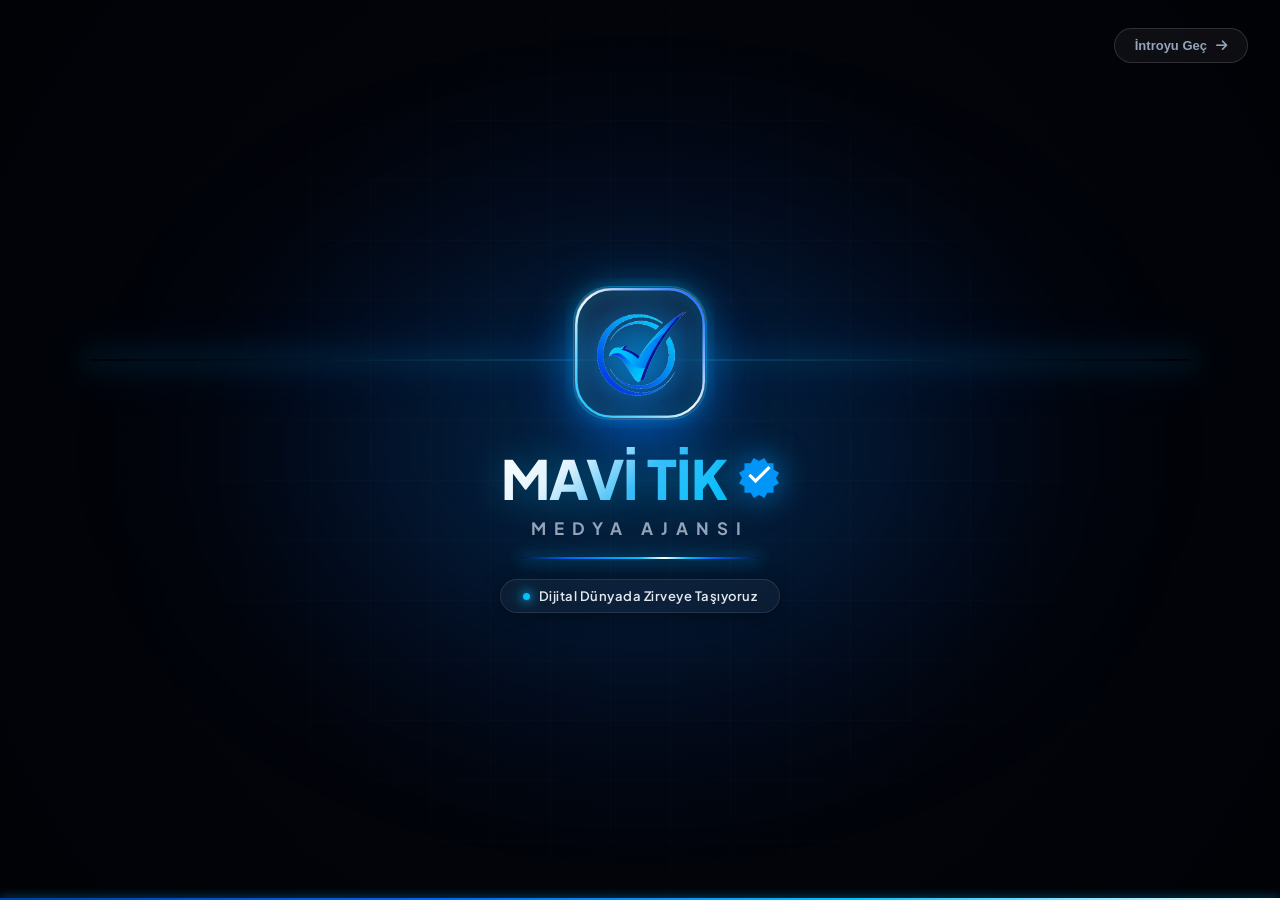
<file: _arsiv/test-intro.html>
<!DOCTYPE html>
<html lang="tr">
<head>
    <meta charset="UTF-8">
    <meta name="viewport" content="width=device-width, initial-scale=1.0">
    <title>Mavi Tik Medya Ajansı — Apple Keynote Intro (Kusursuz & Net)</title>
    <link rel="preconnect" href="https://fonts.googleapis.com">
    <link rel="preconnect" href="https://fonts.gstatic.com" crossorigin>
    <link href="https://fonts.googleapis.com/css2?family=Plus+Jakarta+Sans:wght@300;400;500;600;700;800;900&family=Inter:wght@400;500;600;700&display=swap" rel="stylesheet">
    <link rel="stylesheet" href="https://cdnjs.cloudflare.com/ajax/libs/font-awesome/6.4.0/css/all.min.css">

    <style>
        * {
            margin: 0;
            padding: 0;
            box-sizing: border-box;
        }

        body {
            background: #02050E;
            color: #fff;
            font-family: 'Plus Jakarta Sans', sans-serif;
            overflow-x: hidden;
            min-height: 100vh;
        }

        /* ==============================================================
           APPLE & CYBERPUNK ULTRA-LUXE KEYNOTE INTRO STAGE
           ============================================================== */
        #apple-intro {
            position: fixed;
            inset: 0;
            z-index: 999999;
            background: radial-gradient(circle at center, #050d22 0%, #02040a 55%, #010206 100%);
            display: flex;
            align-items: center;
            justify-content: center;
            overflow: hidden;
            perspective: 1400px;
            transition: opacity 0.6s cubic-bezier(0.16, 1, 0.3, 1), 
                        transform 0.6s cubic-bezier(0.16, 1, 0.3, 1),
                        visibility 0.85s ease;
            will-change: opacity, transform;
        }

        #apple-intro.intro-dismissed {
            opacity: 0;
            visibility: hidden;
            transform: scale(1.06);
            pointer-events: none;
        }

        /* 1. Nebula & Aurora Parıltıları */
        .ambient-aurora {
            position: absolute;
            width: 800px;
            height: 500px;
            background: radial-gradient(ellipse at center, rgba(0, 194, 255, 0.2) 0%, rgba(0, 98, 255, 0.1) 45%, transparent 70%);
            filter: blur(80px);
            opacity: 0;
            transform: scale(0.6);
            transition: opacity 0.9s cubic-bezier(0.16, 1, 0.3, 1), transform 0.9s cubic-bezier(0.16, 1, 0.3, 1);
            pointer-events: none;
            z-index: 1;
        }

        .ambient-aurora.ignited {
            opacity: 1;
            transform: scale(1.15);
        }

        /* 2. Geometrik Precision Grid (Hafif ve Derin) */
        .precision-grid {
            position: absolute;
            inset: 0;
            background-image: 
                linear-gradient(rgba(255, 255, 255, 0.02) 1px, transparent 1px),
                linear-gradient(90deg, rgba(255, 255, 255, 0.02) 1px, transparent 1px);
            background-size: 60px 60px;
            background-position: center center;
            mask-image: radial-gradient(circle at center, black 35%, transparent 80%);
            -webkit-mask-image: radial-gradient(circle at center, black 35%, transparent 80%);
            opacity: 0;
            transition: opacity 0.8s ease;
            z-index: 2;
            pointer-events: none;
        }

        .precision-grid.active {
            opacity: 0.8;
        }

        /* 3. Yatay Kristal Işık Parlaması (Anamorfik Flare)
           - Tam logonun merkez hizasında parlar, metinlerin üstüne binmez! */
        .crystal-beam {
            position: absolute;
            top: calc(50% - 90px);
            left: 50%;
            transform: translate(-50%, -50%) scaleX(0);
            width: 90vw;
            max-width: 1100px;
            height: 2px;
            background: linear-gradient(90deg, 
                transparent 0%, 
                rgba(0, 194, 255, 0.2) 20%, 
                rgba(0, 194, 255, 0.95) 45%, 
                #FFFFFF 50%, 
                rgba(0, 194, 255, 0.95) 55%, 
                rgba(0, 194, 255, 0.2) 80%, 
                transparent 100%);
            box-shadow: 0 0 25px 3px rgba(0, 194, 255, 0.8), 0 0 50px 8px rgba(0, 98, 255, 0.45);
            z-index: 5;
            pointer-events: none;
            transition: transform 0.75s cubic-bezier(0.16, 1, 0.3, 1), opacity 0.6s ease;
            opacity: 0;
        }

        .crystal-beam.active {
            opacity: 0.9;
            transform: translate(-50%, -50%) scaleX(1);
        }

        /* Logo oturduktan sonra ışık huzmesi zarifçe solar, kalabalık yapmaz */
        .crystal-beam.faded {
            opacity: 0.25;
            transition: opacity 0.6s ease;
        }

        /* ==============================================================
           4. KİNETİK LAZER ÇİZGİLERİ (SVG IŞIK HATLARI)
           - Sol ve sağdan akıp logoya enerjiyi verir, sonra sahneyi temiz bırakır!
           ============================================================== */
        .laser-streams-svg {
            position: absolute;
            inset: 0;
            width: 100%;
            height: 100%;
            z-index: 6;
            pointer-events: none;
            transition: opacity 0.5s ease;
        }

        .laser-streams-svg.faded {
            opacity: 0;
        }

        .laser-path {
            fill: none;
            stroke-linecap: round;
            stroke-linejoin: miter;
            transition: stroke-dashoffset 0.85s cubic-bezier(0.16, 1, 0.3, 1);
            filter: drop-shadow(0 0 10px rgba(0, 194, 255, 0.9));
        }

        /* ==============================================================
           5. MERKEZ SAHNESİ: FERAH, NET VE ASLA ÜST ÜSTE BİNMEYEN YAPI
           ============================================================== */
        .center-stage {
            position: relative;
            z-index: 10;
            display: flex;
            flex-direction: column;
            align-items: center;
            justify-content: center;
            text-align: center;
            max-width: 800px;
            width: 90%;
            padding: 20px;
        }

        /* 3D Cam Kaide (Frosted Glass Pedestal) */
        .glass-emblem-card {
            position: relative;
            width: 132px;
            height: 132px;
            border-radius: 36px;
            background: linear-gradient(135deg, rgba(255, 255, 255, 0.08) 0%, rgba(255, 255, 255, 0.02) 100%);
            border: 1px solid rgba(255, 255, 255, 0.15);
            backdrop-filter: blur(28px);
            -webkit-backdrop-filter: blur(28px);
            box-shadow: 
                0 30px 60px -15px rgba(0, 0, 0, 0.8),
                0 0 0 1px rgba(255, 255, 255, 0.06),
                inset 0 1px 1px 0 rgba(255, 255, 255, 0.4),
                inset 0 -1px 1px 0 rgba(0, 0, 0, 0.5);
            display: flex;
            align-items: center;
            justify-content: center;
            margin-bottom: 28px;
            opacity: 0;
            transform: translateY(20px) scale(0.9) rotateX(12deg);
            transition: opacity 0.7s cubic-bezier(0.16, 1, 0.3, 1), 
                        transform 0.7s cubic-bezier(0.16, 1, 0.3, 1),
                        box-shadow 0.7s ease;
            will-change: transform, opacity;
        }

        .glass-emblem-card.revealed {
            opacity: 1;
            transform: translateY(0) scale(1) rotateX(0deg);
            box-shadow: 
                0 35px 70px -10px rgba(0, 98, 255, 0.45),
                0 0 50px rgba(0, 194, 255, 0.3),
                0 0 0 1px rgba(0, 194, 255, 0.4),
                inset 0 1px 2px 0 rgba(255, 255, 255, 0.6);
        }

        /* Cam Üzerindeki Çevre Lazer Çizgisi */
        .contour-laser-svg {
            position: absolute;
            inset: -10px;
            width: calc(100% + 20px);
            height: calc(100% + 20px);
            transform: rotate(-90deg);
            pointer-events: none;
        }

        .contour-laser-rect {
            stroke-dasharray: 480;
            stroke-dashoffset: 480;
            stroke: url(#cardLaserGrad);
            stroke-width: 2.5;
            stroke-linecap: round;
            fill: none;
            filter: drop-shadow(0 0 8px rgba(0, 194, 255, 0.9));
            transition: stroke-dashoffset 0.8s cubic-bezier(0.16, 1, 0.3, 1) 0.08s;
        }

        .glass-emblem-card.revealed .contour-laser-rect {
            stroke-dashoffset: 0;
        }

        /* Resmi Marka Amblemi */
        .official-logo-img {
            width: 96px;
            height: 96px;
            object-fit: contain;
            filter: drop-shadow(0 0 20px rgba(0, 194, 255, 0.9)) drop-shadow(0 8px 24px rgba(0, 98, 255, 0.6));
            opacity: 0;
            transform: scale(0.85);
            transition: opacity 0.4s ease 0.05s, transform 0.45s cubic-bezier(0.34, 1.56, 0.64, 1) 0.05s;
            position: relative;
            z-index: 2;
            display: block;
        }

        .glass-emblem-card.revealed .official-logo-img {
            opacity: 1;
            transform: scale(1);
        }

        

        /* ==============================================================
           6. TİPOGRAFİ (NET, DÜZENLİ VE FERAH DİZİLİM)
           ============================================================== */
        .title-block {
            display: flex;
            flex-direction: column;
            align-items: center;
            opacity: 0;
            transform: translateY(18px);
            transition: opacity 0.55s ease 0.15s, transform 0.55s cubic-bezier(0.16, 1, 0.3, 1) 0.15s;
        }

        .title-block.revealed {
            opacity: 1;
            transform: translateY(0);
        }

        /* 1. Satır: MAVİ TİK */
        .brand-headline {
            font-size: clamp(38px, 5.5vw, 54px);
            font-weight: 900;
            letter-spacing: -0.02em;
            line-height: 1.15;
            margin-bottom: 8px;
            color: #FFFFFF;
            display: flex;
            align-items: center;
            justify-content: center;
            gap: 12px;
        }

        .brand-headline .grad-text {
            background: linear-gradient(135deg, #FFFFFF 0%, #E0F2FE 30%, #38BDF8 60%, #00C2FF 100%);
            -webkit-background-clip: text;
            -webkit-text-fill-color: transparent;
            filter: drop-shadow(0 2px 18px rgba(0, 194, 255, 0.35));
        }

        .brand-headline .ig-verified-badge {
            width: clamp(28px, 4vw, 40px);
            height: clamp(28px, 4vw, 40px);
            flex-shrink: 0;
            display: inline-block;
            vertical-align: middle;
            filter: drop-shadow(0 0 16px rgba(0, 149, 246, 0.85)) drop-shadow(0 2px 6px rgba(0, 0, 0, 0.4));
            transition: transform 0.3s cubic-bezier(0.16, 1, 0.3, 1), filter 0.3s ease;
        }

        .brand-headline:hover .ig-verified-badge {
            transform: scale(1.08);
            filter: drop-shadow(0 0 24px rgba(0, 194, 255, 1)) drop-shadow(0 4px 10px rgba(0, 0, 0, 0.5));
        }

        /* 2. Satır: MEDYA AJANSI (Temiz Kurumsal Alt Başlık) */
        .brand-subline {
            font-size: clamp(14px, 1.8vw, 17px);
            font-weight: 700;
            text-transform: uppercase;
            letter-spacing: 8px;
            color: #94A3B8;
            margin-bottom: 18px;
        }

        /* 3. Satır: Tek Zarif Lazer Çizgisi */
        .laser-divider {
            width: 0;
            height: 2px;
            background: linear-gradient(90deg, 
                transparent 0%, 
                #0062FF 20%, 
                #00C2FF 50%, 
                #FFFFFF 60%, 
                #00C2FF 70%, 
                #0062FF 80%, 
                transparent 100%);
            box-shadow: 0 0 15px #00C2FF;
            margin-bottom: 20px;
            border-radius: 999px;
            transition: width 0.65s cubic-bezier(0.16, 1, 0.3, 1) 0.25s;
        }

        .title-block.revealed .laser-divider {
            width: 240px;
        }

        /* 4. Satır: Tek Seçkin Prestij Rozeti */
        .prestige-pill {
            display: inline-flex;
            align-items: center;
            gap: 9px;
            padding: 8px 22px;
            border-radius: 9999px;
            background: rgba(255, 255, 255, 0.04);
            border: 1px solid rgba(255, 255, 255, 0.1);
            backdrop-filter: blur(14px);
            font-size: 13px;
            font-weight: 600;
            color: #E2E8F0;
            letter-spacing: 0.5px;
            box-shadow: 0 4px 20px rgba(0, 0, 0, 0.4);
        }

        .prestige-pill .dot {
            width: 7px;
            height: 7px;
            border-radius: 50%;
            background: #00C2FF;
            box-shadow: 0 0 10px #00C2FF, 0 0 18px #00C2FF;
            animation: pulseGlow 1.5s infinite alternate;
        }

        @keyframes pulseGlow {
            0% { opacity: 0.5; transform: scale(0.9); }
            100% { opacity: 1; transform: scale(1.3); }
        }

        /* ==============================================================
           7. KONTROLLER: İNTROYU GEÇ & MİKRO İLERLEME
           ============================================================== */
        .apple-skip-btn {
            position: absolute;
            top: 28px;
            right: 32px;
            z-index: 100;
            background: rgba(255, 255, 255, 0.05);
            border: 1px solid rgba(255, 255, 255, 0.14);
            backdrop-filter: blur(18px);
            -webkit-backdrop-filter: blur(18px);
            color: #94A3B8;
            font-size: 13px;
            font-weight: 600;
            padding: 9px 20px;
            border-radius: 9999px;
            cursor: pointer;
            display: flex;
            align-items: center;
            gap: 9px;
            transition: all 0.25s ease;
            outline: none;
        }

        .apple-skip-btn:hover {
            color: #FFFFFF;
            background: rgba(0, 194, 255, 0.15);
            border-color: rgba(0, 194, 255, 0.4);
            transform: translateY(-2px);
            box-shadow: 0 8px 25px rgba(0, 194, 255, 0.25);
        }

        .apple-progress {
            position: absolute;
            bottom: 0;
            left: 0;
            height: 2px;
            width: 0%;
            background: linear-gradient(90deg, #0040A8, #0062FF, #00C2FF, #FFFFFF);
            box-shadow: 0 0 10px rgba(0, 194, 255, 0.9);
            transition: width 2.4s cubic-bezier(0.16, 1, 0.3, 1);
            z-index: 100;
        }

        /* Önizleme Alanı */
        .demo-site-content {
            padding: 120px 24px;
            text-align: center;
            max-width: 900px;
            margin: 0 auto;
        }

        .demo-site-content h1 {
            font-size: 44px;
            font-weight: 800;
            margin-bottom: 14px;
            color: #FFFFFF;
        }

        .demo-site-content p {
            font-size: 17px;
            color: #94A3B8;
            line-height: 1.6;
            margin-bottom: 30px;
        }

        .replay-btn {
            display: inline-flex;
            align-items: center;
            gap: 10px;
            padding: 14px 34px;
            background: linear-gradient(135deg, #0062FF 0%, #00C2FF 100%);
            color: #fff;
            border: none;
            border-radius: 9999px;
            font-weight: 700;
            font-size: 15px;
            cursor: pointer;
            box-shadow: 0 10px 30px rgba(0, 98, 255, 0.45);
            transition: all 0.25s ease;
        }

        .replay-btn:hover {
            transform: translateY(-2px);
            box-shadow: 0 15px 40px rgba(0, 194, 255, 0.65);
        }

        @media (max-width: 640px) {
            .glass-emblem-card { width: 110px; height: 110px; border-radius: 30px; margin-bottom: 22px; }
            .official-logo-img { width: 78px; height: 78px; }
            .brand-headline { font-size: 32px; }
            .brand-headline .ig-verified-badge { width: 24px; height: 24px; }
            .brand-subline { font-size: 12px; letter-spacing: 5px; margin-bottom: 14px; }
            .laser-divider { margin-bottom: 16px; }
            .title-block.revealed .laser-divider { width: 170px; }
            .prestige-pill { font-size: 12px; padding: 7px 16px; }
            .apple-skip-btn { top: 16px; right: 16px; padding: 7px 14px; font-size: 12px; }
        }
    </style>
</head>
<body>

    <!-- ==============================================================
         APPLE & CYBERPUNK ULTRA-LUXE KEYNOTE INTRO
         ============================================================== -->
    <div id="apple-intro">
        <!-- 1. Derin Lüks Aurora Işığı -->
        <div class="ambient-aurora" id="ambientAurora"></div>

        <!-- 2. Hassas Cyber Izgara Deseni -->
        <div class="precision-grid" id="precisionGrid"></div>

        <!-- 3. Yatay Kristal Işık Çizgisi (Logonun Merkez Arkasında Parlar) -->
        <div class="crystal-beam" id="crystalBeam"></div>

        <!-- 4. Kinetik Lazer Akış Çizgileri (SVG) -->
        <svg class="laser-streams-svg" id="laserStreamsSvg" viewBox="0 0 1200 800" preserveAspectRatio="none">
            <defs>
                <linearGradient id="streamGrad1" x1="0%" y1="0%" x2="100%" y2="100%">
                    <stop offset="0%" stop-color="#00C2FF" stop-opacity="0" />
                    <stop offset="60%" stop-color="#00C2FF" stop-opacity="0.9" />
                    <stop offset="100%" stop-color="#FFFFFF" stop-opacity="1" />
                </linearGradient>
                <linearGradient id="streamGrad2" x1="100%" y1="0%" x2="0%" y2="100%">
                    <stop offset="0%" stop-color="#0062FF" stop-opacity="0" />
                    <stop offset="60%" stop-color="#00C2FF" stop-opacity="0.85" />
                    <stop offset="100%" stop-color="#38BDF8" stop-opacity="1" />
                </linearGradient>
                <linearGradient id="cardLaserGrad" x1="0%" y1="0%" x2="100%" y2="100%">
                    <stop offset="0%" stop-color="#00C2FF" />
                    <stop offset="50%" stop-color="#FFFFFF" />
                    <stop offset="100%" stop-color="#0062FF" />
                </linearGradient>
            </defs>

            <!-- Sol Kanattan Merkeze Kayan Işık Çizgisi -->
            <!-- Sol Kanattan Merkeze Kayan Keskin M Işını -->
            <path id="laserStreamLeft" class="laser-path"
                  d="M -50,520 L 420,180 L 600,365"
                  stroke="url(#streamGrad1)" stroke-width="3"
                  stroke-linecap="round" stroke-linejoin="miter"
                  stroke-dasharray="1000" stroke-dashoffset="1000" />

            <!-- Sağ Kanattan Merkeze Kayan Keskin M Işını -->
            <path id="laserStreamRight" class="laser-path"
                  d="M 1250,520 L 780,180 L 600,365"
                  stroke="url(#streamGrad2)" stroke-width="3"
                  stroke-linecap="round" stroke-linejoin="miter"
                  stroke-dasharray="1000" stroke-dashoffset="1000" />
        </svg>

        <!-- 5. İntroyu Geç Butonu -->
        <button class="apple-skip-btn" id="appleSkipBtn">
            <span>İntroyu Geç</span>
            <i class="fa-solid fa-arrow-right"></i>
        </button>

        <!-- 6. Mikro İlerleme Çubuğu -->
        <div class="apple-progress" id="appleProgress"></div>

        <!-- 7. Merkez Sahnesi (Tertemiz, Ferah, Asla Çakışmayan Hiyerarşi) -->
        <div class="center-stage">
            <!-- 3D Buzlu Cam Kaide -->
            <div class="glass-emblem-card" id="glassEmblem">
                <svg class="contour-laser-svg" viewBox="0 0 160 160">
                    <rect class="contour-laser-rect" x="12" y="12" width="136" height="136" rx="38" />
                </svg>

                <!-- Resmi Marka Amblemi (Transparan & Kristal Netliğinde) -->
                <!-- Resmi Marka Amblemi (Transparan & Kristal Netliğinde) -->
                <img src="[data-uri]" alt="Mavi Tik Medya Amblemi" class="official-logo-img">
            </div>

            <!-- Tipografi & Slogan -->
            <div class="title-block" id="titleBlock">
                <!-- Ana Başlık -->
                <h1 class="brand-headline">
                    <span class="grad-text">MAVİ TİK</span>
                    <svg class="ig-verified-badge" viewBox="0 0 40 40" aria-label="Instagram Doğrulanmış Hesap Rozeti" role="img">
                        <path fill="#0095F6" d="M19.998 3.094 14.638 0l-2.972 5.15H5.432v6.354L0 14.64 3.094 19.998 0 25.358l5.432 3.138v6.354h6.234L14.638 40l5.36-3.094L25.358 40l2.972-5.15h6.234v-6.354L40 25.358l-3.094-5.36L40 14.638l-5.432-3.138V5.15h-6.234L25.358 0l-5.36 3.094Z"/>
                        <path fill="#FFFFFF" d="M16.548 25.184 9.31 17.97l2.19-2.19 5.048 5.04 12.812-12.78 2.19 2.19-15.01 14.954Z"/>
                    </svg>
                </h1>

                <!-- Alt Başlık -->
                <p class="brand-subline">MEDYA AJANSI</p>

                <!-- Lazer Ayırıcı Işık Çizgisi -->
                <div class="laser-divider"></div>

                <!-- Prestij Rozeti -->
                <div class="prestige-pill">
                    <span class="dot"></span>
                    <span>Dijital Dünyada Zirveye Taşıyoruz</span>
                </div>
            </div>
        </div>
    </div>

    <!-- Web Sitesi Önizleme & Test Butonu -->
    <div class="demo-site-content">
        <img src="[data-uri]" alt="Mavi Tik Medya" style="width: 80px; height: 80px; margin-bottom: 20px; filter: drop-shadow(0 0 15px rgba(0,194,255,0.4));">
        <h1>Mavi Tik Medya Ajansı</h1>
        <p>Gereksiz katmanlar temizlendi: Ferah, net, kristal berraklığında Apple Keynote düzeni.</p>
        <button class="replay-btn" onclick="playAppleIntro()">
            <i class="fa-solid fa-rotate-right"></i> İntroyu Yeniden Oynat
        </button>
    </div>

    <script>
        const appleIntro = document.getElementById('apple-intro');
        const ambientAurora = document.getElementById('ambientAurora');
        const precisionGrid = document.getElementById('precisionGrid');
        const crystalBeam = document.getElementById('crystalBeam');
        const laserStreamsSvg = document.getElementById('laserStreamsSvg');
        const laserStreamLeft = document.getElementById('laserStreamLeft');
        const laserStreamRight = document.getElementById('laserStreamRight');
        const glassEmblem = document.getElementById('glassEmblem');
        const titleBlock = document.getElementById('titleBlock');
        const appleSkipBtn = document.getElementById('appleSkipBtn');
        const appleProgress = document.getElementById('appleProgress');

        let introTimeouts = [];

        function playAppleIntro() {
            introTimeouts.forEach(t => clearTimeout(t));
            introTimeouts = [];

            appleIntro.style.display = 'flex';
            document.body.style.overflow = 'hidden';
            window.scrollTo({ top: 0, behavior: 'instant' });

            appleIntro.classList.remove('intro-dismissed');
            ambientAurora.classList.remove('ignited');
            precisionGrid.classList.remove('active');
            crystalBeam.classList.remove('active', 'faded');
            laserStreamsSvg.classList.remove('faded');
            glassEmblem.classList.remove('revealed');
            titleBlock.classList.remove('revealed');
            
            laserStreamLeft.style.strokeDashoffset = '1000';
            laserStreamRight.style.strokeDashoffset = '1000';
            appleProgress.style.width = '0%';

            // 1. İlerleme çubuğu (30ms)
            introTimeouts.push(setTimeout(() => {
                appleProgress.style.width = '100%';
            }, 20));

            // 2. Aurora ve Izgara Deseni (150ms)
            introTimeouts.push(setTimeout(() => {
                ambientAurora.classList.add('ignited');
                precisionGrid.classList.add('active');
            }, 80));

            // 3. Lazer Çizgileri ve Kristal Işık Huzmesi (300ms)
            introTimeouts.push(setTimeout(() => {
                laserStreamLeft.style.strokeDashoffset = '0';
                laserStreamRight.style.strokeDashoffset = '0';
                crystalBeam.classList.add('active');
            }, 180));

            // 4. 3D Cam Kaide & Logo Sahneye Çıkar (650ms)
            introTimeouts.push(setTimeout(() => {
                glassEmblem.classList.add('revealed');
                crystalBeam.classList.add('faded');
            }, 480));

            // 5. Yan Lazer Çizgileri Yavaşça Kaybolur, Sahne Temizlenir (900ms)
            introTimeouts.push(setTimeout(() => {
                laserStreamsSvg.classList.add('faded');
            }, 680));

            // 6. Net Tipografi & Slogan Işıkla Açılır (1050ms)
            introTimeouts.push(setTimeout(() => {
                titleBlock.classList.add('revealed');
            }, 780));

            // 7. Sinematik Yumuşak Geçiş (3.3s)
            introTimeouts.push(setTimeout(() => {
                finishAppleIntro();
            }, 2400));
        }

        function finishAppleIntro() {
            appleIntro.classList.add('intro-dismissed');
            introTimeouts.forEach(t => clearTimeout(t));
            document.body.style.overflow = '';

            setTimeout(() => {
                if (appleIntro.classList.contains('intro-dismissed')) {
                    appleIntro.style.display = 'none';
                }
            }, 650);
        }

        appleSkipBtn.addEventListener('click', finishAppleIntro);

        if (document.readyState === 'loading') {
            document.addEventListener('DOMContentLoaded', playAppleIntro);
        } else {
            playAppleIntro();
        }
    </script>
</body>
</html>
</file>
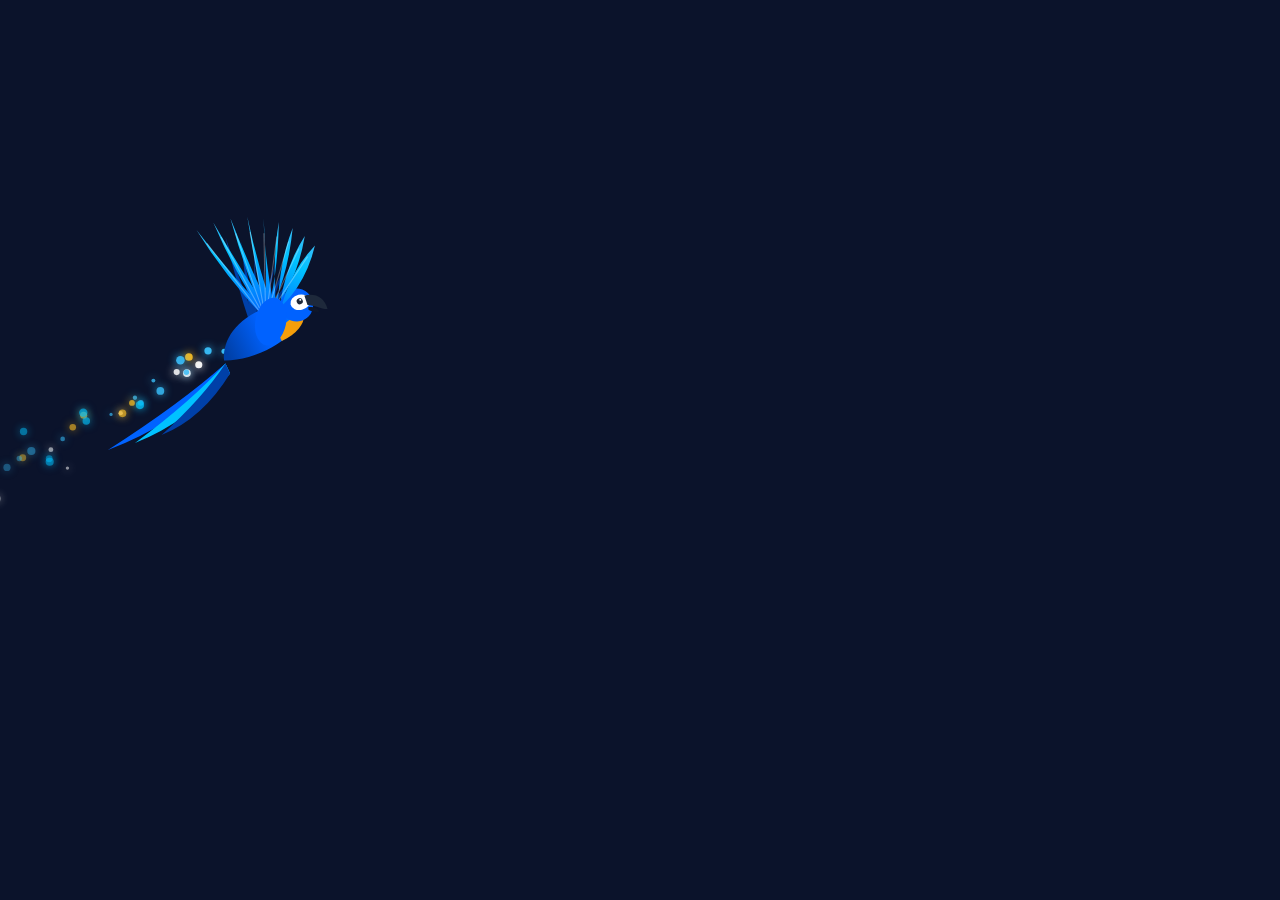
<file: _arsiv/test-macaw.html>
<!DOCTYPE html>
<html lang="tr">
<head>
    <meta charset="UTF-8">
    <title>Mavi Makav Flight Test</title>
    <style>
        body {
            margin: 0;
            background: #0B132B;
            overflow: hidden;
            display: flex;
            align-items: center;
            justify-content: center;
            height: 100vh;
            color: #fff;
            font-family: sans-serif;
        }
        canvas {
            position: absolute;
            top: 0;
            left: 0;
            width: 100%;
            height: 100%;
        }
    </style>
</head>
<body>
    <canvas id="c"></canvas>
    <script>
        const canvas = document.getElementById('c');
        const ctx = canvas.getContext('2d');
        let width = canvas.width = window.innerWidth;
        let height = canvas.height = window.innerHeight;

        window.addEventListener('resize', () => {
            width = canvas.width = window.innerWidth;
            height = canvas.height = window.innerHeight;
        });

        // Flight parameters
        let time = 0;
        let birdX = -100;
        let birdY = height * 0.7;
        let birdSpeedX = 4;
        let birdScale = 1;
        let flightProgress = 0;

        function drawMacaw(ctx, x, y, scale, angle, wingPhase) {
            ctx.save();
            ctx.translate(x, y);
            ctx.rotate(angle);
            ctx.scale(scale, scale);

            // Natural wing kinematics
            // wingPhase goes from 0 to 2PI
            const flap = Math.sin(wingPhase);
            const flapCos = Math.cos(wingPhase);
            
            // Body bobbing in counter-phase to wing lift
            const bodyBob = flap * 4;
            
            // Colors
            const deepCobalt = '#0040A8';
            const royalBlue = '#0062FF';
            const brightCyan = '#00C2FF';
            const lightCyan = '#38BDF8';
            const goldYellow = '#F59E0B';
            const darkSlate = '#1E293B';
            const whiteFeather = '#FFFFFF';

            // 1. BACK WING (Arka Kanat)
            ctx.save();
            ctx.translate(-10, -5 + bodyBob);
            // Back wing flaps with slightly reduced amplitude and phase offset for 3D depth
            const backFlapAngle = flap * 0.65;
            ctx.rotate(backFlapAngle);
            
            // Back wing feathers (primaries & secondaries)
            for (let i = 0; i < 7; i++) {
                const fAngle = -0.8 + (i * 0.16) - (flapCos * 0.15);
                const fLen = 85 - (i * 6);
                const tipX = Math.cos(fAngle) * fLen;
                const tipY = Math.sin(fAngle) * fLen;

                ctx.beginPath();
                ctx.moveTo(0, 0);
                ctx.quadraticCurveTo(tipX * 0.5, tipY * 0.7 + 10, tipX, tipY);
                ctx.quadraticCurveTo(tipX * 0.6 - 8, tipY * 0.4, 0, 10);
                ctx.fillStyle = i < 3 ? deepCobalt : '#00338A';
                ctx.fill();
            }
            ctx.restore();

            // 2. STREAMING MACAW TAIL (Uzun İpeksi Kuyruk)
            ctx.save();
            ctx.translate(-45, 15 + bodyBob);
            // Sinuous waving motion along tail length
            for (let t = 0; t < 3; t++) {
                const tailLen = 130 - (t * 25);
                const tailWave = Math.sin(wingPhase * 0.8 - t * 0.4) * 12;
                
                ctx.beginPath();
                ctx.moveTo(0, 0);
                ctx.quadraticCurveTo(-tailLen * 0.4, 15 + tailWave * 0.5, -tailLen, 25 + tailWave);
                ctx.quadraticCurveTo(-tailLen * 0.5, 30 + tailWave * 0.7, 0, 10);
                ctx.fillStyle = t === 0 ? royalBlue : (t === 1 ? brightCyan : deepCobalt);
                ctx.fill();
            }
            ctx.restore();

            // 3. BODY & HEAD & BEAK (Gövde, Baş ve Gaga)
            ctx.save();
            ctx.translate(0, bodyBob);

            // Aerodynamic Torso
            ctx.beginPath();
            ctx.moveTo(-45, 12);
            ctx.bezierCurveTo(-20, 24, 20, 22, 38, 5);
            ctx.bezierCurveTo(42, -5, 30, -16, 5, -16);
            ctx.bezierCurveTo(-25, -16, -40, -2, -45, 12);
            const bodyGrad = ctx.createLinearGradient(-40, 0, 40, 0);
            bodyGrad.addColorStop(0, deepCobalt);
            bodyGrad.addColorStop(0.5, royalBlue);
            bodyGrad.addColorStop(1, '#0077FF');
            ctx.fillStyle = bodyGrad;
            ctx.fill();

            // Golden-yellow breast plumage
            ctx.beginPath();
            ctx.moveTo(10, 18);
            ctx.bezierCurveTo(25, 18, 36, 12, 38, 5);
            ctx.bezierCurveTo(34, 0, 20, 4, 10, 8);
            ctx.closePath();
            ctx.fillStyle = goldYellow;
            ctx.fill();

            // Head and Crown
            ctx.beginPath();
            ctx.arc(36, -6, 15, 0, Math.PI * 2);
            ctx.fillStyle = royalBlue;
            ctx.fill();

            // White facial skin patch (Iconic Macaw Eye Patch)
            ctx.beginPath();
            ctx.ellipse(40, -7, 9, 7, 0.2, 0, Math.PI * 2);
            ctx.fillStyle = whiteFeather;
            ctx.fill();

            // Eye (dark pupil + bright specular dot)
            ctx.beginPath();
            ctx.arc(40, -8, 2.8, 0, Math.PI * 2);
            ctx.fillStyle = darkSlate;
            ctx.fill();
            ctx.beginPath();
            ctx.arc(41, -9, 0.9, 0, Math.PI * 2);
            ctx.fillStyle = whiteFeather;
            ctx.fill();

            // Hooked Macaw Beak (curved dark beak)
            ctx.beginPath();
            ctx.moveTo(46, -11);
            ctx.bezierCurveTo(56, -9, 62, -2, 60, 9);
            ctx.bezierCurveTo(55, 7, 50, 0, 45, -2);
            ctx.closePath();
            ctx.fillStyle = darkSlate;
            ctx.fill();

            // Lower beak
            ctx.beginPath();
            ctx.moveTo(45, 0);
            ctx.bezierCurveTo(50, 2, 53, 5, 52, 8);
            ctx.bezierCurveTo(48, 7, 45, 4, 44, 2);
            ctx.closePath();
            ctx.fillStyle = '#0F172A';
            ctx.fill();

            ctx.restore();

            // 4. FRONT WING (Görkemli Ön Kanat - Dynamic Jointed Feathers)
            ctx.save();
            ctx.translate(5, -6 + bodyBob);
            
            // Front wing flap angle:
            // Downstroke: sweeps down to +0.85 rad
            // Upstroke: pulls up to -0.95 rad
            const frontFlapAngle = flap * 0.9;
            ctx.rotate(frontFlapAngle);

            // Layered Primaries & Secondaries with aerodynamic flex
            // On downstroke (flap > 0), feathers flex upwards at tips (air resistance pushes up)
            // On upstroke (flap < 0), feathers trail downwards and fold inward
            const airFlex = flapCos * 14;

            const numFeathers = 9;
            for (let i = 0; i < numFeathers; i++) {
                const ratio = i / (numFeathers - 1);
                // Fan out angle
                const featherAngle = -1.1 + (ratio * 1.35) - (flapCos * 0.22 * ratio);
                const featherLen = 110 - (ratio * 30);
                
                const tipX = Math.cos(featherAngle) * featherLen;
                const tipY = Math.sin(featherAngle) * featherLen + (airFlex * (1 - ratio * 0.4));

                // Individual feather shape
                ctx.beginPath();
                ctx.moveTo(0, 0);
                ctx.quadraticCurveTo(tipX * 0.45, tipY * 0.7 + 12, tipX, tipY);
                ctx.quadraticCurveTo(tipX * 0.65 - 10, tipY * 0.4 - 5, 0, 12);
                
                // Color gradient across wing:
                // Inner secondaries are deep royal blue, outer primaries fade to electric cyan
                const fGrad = ctx.createLinearGradient(0, 0, tipX, tipY);
                fGrad.addColorStop(0, royalBlue);
                fGrad.addColorStop(0.7, brightCyan);
                fGrad.addColorStop(1, lightCyan);
                ctx.fillStyle = fGrad;
                ctx.fill();

                // Subtle quill line
                ctx.beginPath();
                ctx.moveTo(0, 0);
                ctx.lineTo(tipX * 0.85, tipY * 0.85);
                ctx.strokeStyle = 'rgba(255, 255, 255, 0.3)';
                ctx.lineWidth = 1;
                ctx.stroke();
            }

            // Shoulder covert feathers (smooth cap)
            ctx.beginPath();
            ctx.ellipse(0, 5, 22, 14, -0.2, 0, Math.PI * 2);
            ctx.fillStyle = royalBlue;
            ctx.fill();

            ctx.restore();
            ctx.restore();
        }

        // Particle trail
        const particles = [];

        function loop() {
            ctx.clearRect(0, 0, width, height);

            time += 0.08;
            flightProgress += 0.0035;

            // Flight trajectory: swoop across screen
            birdX = -100 + flightProgress * (width + 300);
            birdY = height * 0.6 - Math.sin(flightProgress * Math.PI) * (height * 0.35);
            
            // Dynamic angle based on slope
            const nextX = -100 + (flightProgress + 0.01) * (width + 300);
            const nextY = height * 0.6 - Math.sin((flightProgress + 0.01) * Math.PI) * (height * 0.35);
            const flightAngle = Math.atan2(nextY - birdY, nextX - birdX);

            // Flap cycle speed: 0.18
            const wingPhase = time * 2.2;

            // Draw trail sparkles
            if (birdX > 0 && birdX < width) {
                particles.push({
                    x: birdX - Math.cos(flightAngle) * 50 + (Math.random() - 0.5) * 15,
                    y: birdY - Math.sin(flightAngle) * 50 + (Math.random() - 0.5) * 15,
                    vx: (Math.random() - 0.5) * 1.5 - 1.5,
                    vy: Math.random() * 1.5 + 0.3,
                    size: Math.random() * 3 + 1.5,
                    alpha: 1,
                    color: ['#00C2FF', '#38BDF8', '#FBBF24', '#FFFFFF'][Math.floor(Math.random() * 4)]
                });
            }

            // Update & draw particles
            for (let i = particles.length - 1; i >= 0; i--) {
                const p = particles[i];
                p.x += p.vx;
                p.y += p.vy;
                p.alpha -= 0.02;

                if (p.alpha <= 0) {
                    particles.splice(i, 1);
                    continue;
                }

                ctx.save();
                ctx.globalAlpha = p.alpha;
                ctx.fillStyle = p.color;
                ctx.shadowBlur = 8;
                ctx.shadowColor = p.color;
                ctx.beginPath();
                ctx.arc(p.x, p.y, p.size, 0, Math.PI * 2);
                ctx.fill();
                ctx.restore();
            }

            // Draw the Macaw
            drawMacaw(ctx, birdX, birdY, 1.1, flightAngle, wingPhase);

            if (flightProgress > 1.2) {
                flightProgress = 0;
            }

            requestAnimationFrame(loop);
        }

        loop();
    </script>
</body>
</html>
</file>
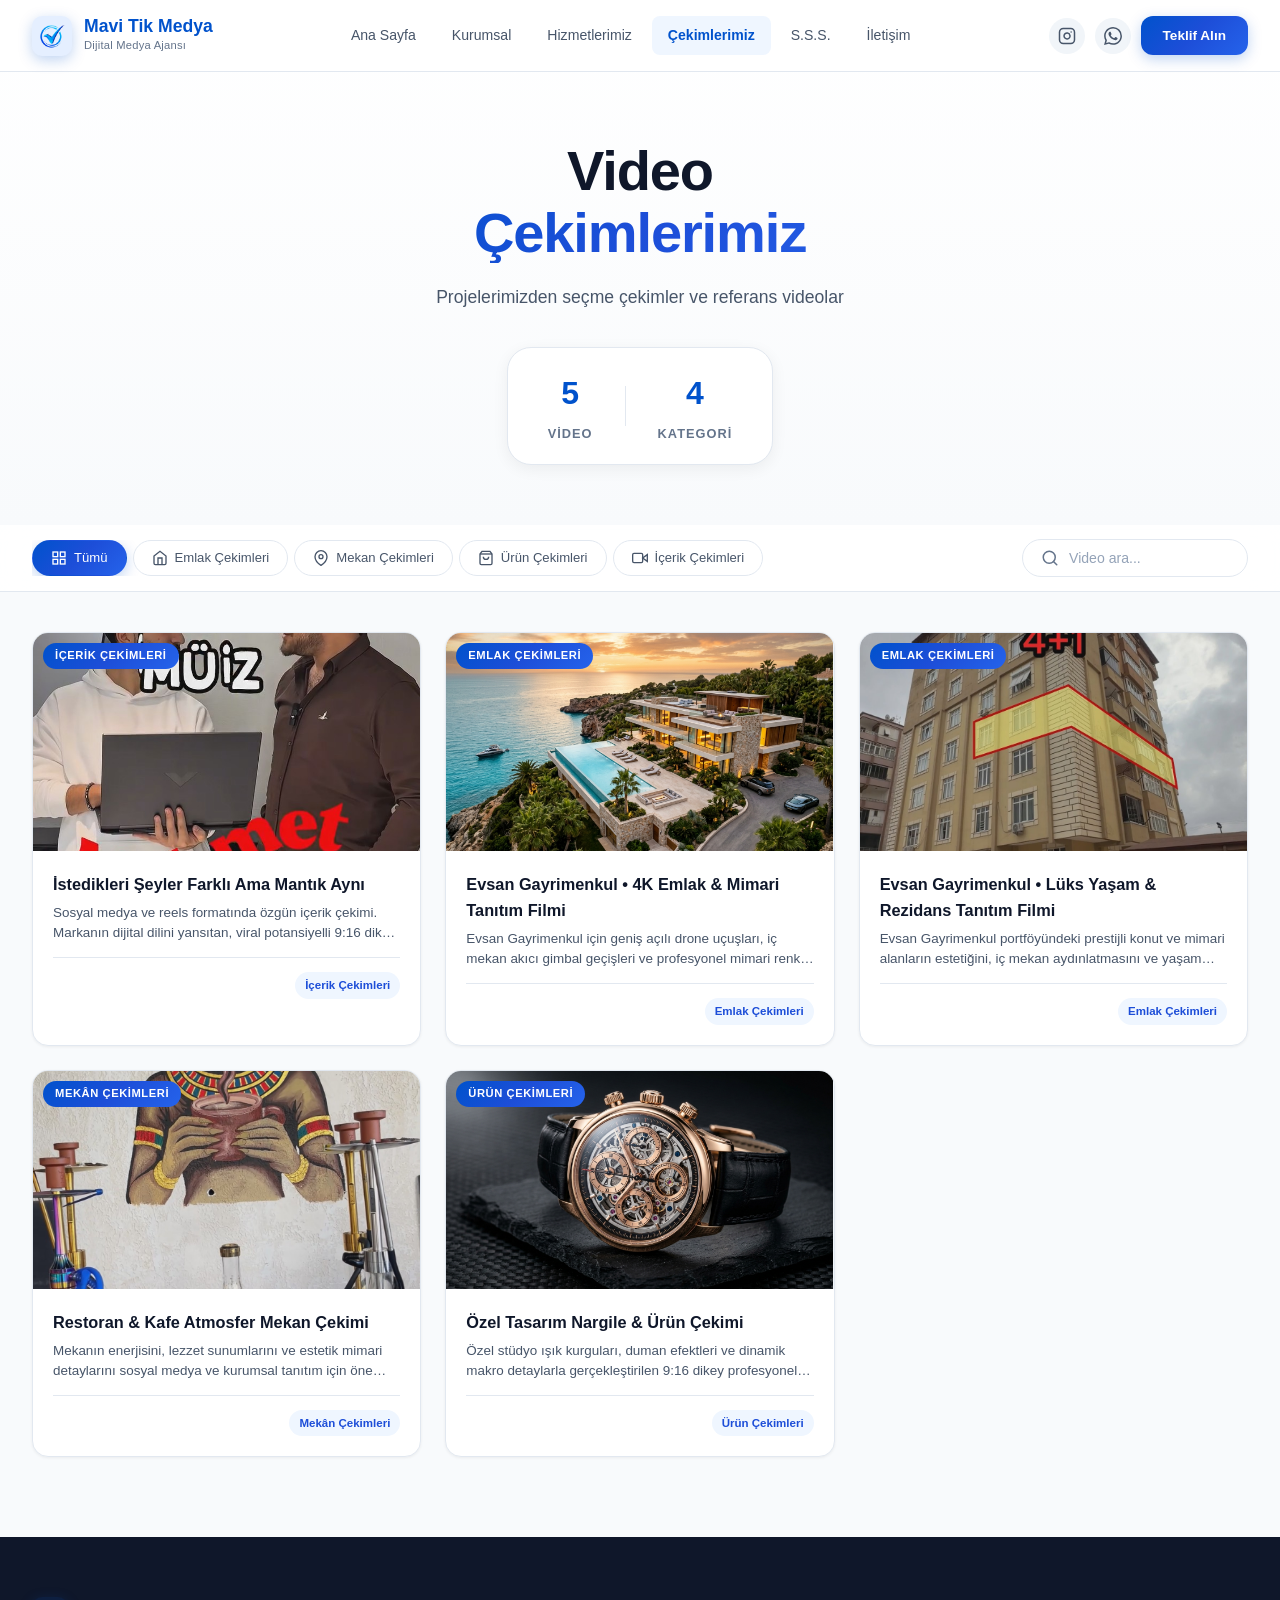
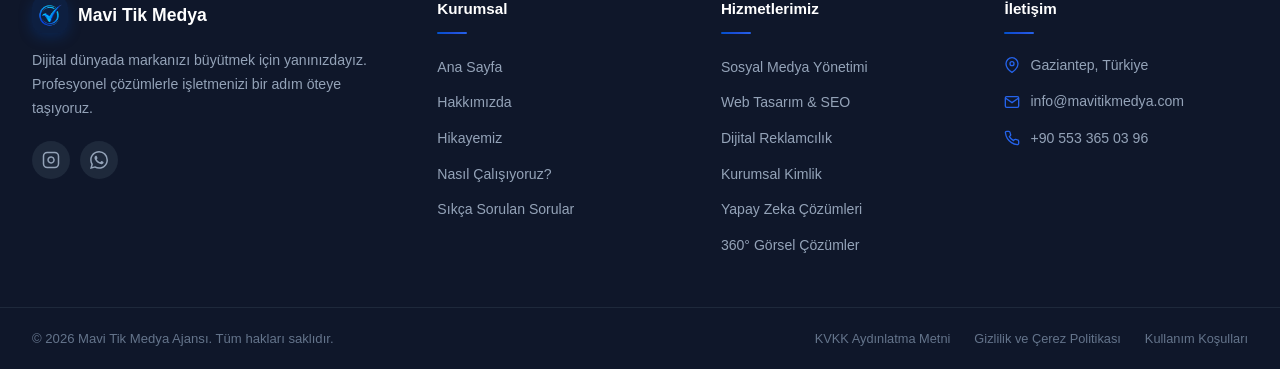
<file: referans videolar/referanslar.html>
<!DOCTYPE html>
<html lang="tr">
<head>
    <meta charset="UTF-8">
    <meta name="viewport" content="width=device-width, initial-scale=1.0">
    <meta name="description" content="Mavi Tik Medya - Çekimlerimiz | Emlak, Mekan, Ürün Çekimleri, QR Menü ve Web Siteleri">
    <title>Çekimlerimiz | Mavi Tik Medya Ajansı</title>
    <link rel="stylesheet" href="style.css">
    <!-- FontAwesome 6.4.0 -->
    <link rel="stylesheet" href="https://cdnjs.cloudflare.com/ajax/libs/font-awesome/6.4.0/css/all.min.css">
    <!-- Google Fonts -->
    <link rel="preconnect" href="https://fonts.googleapis.com">
    <link rel="preconnect" href="https://fonts.gstatic.com" crossorigin>
    <link href="https://fonts.googleapis.com/css2?family=Plus+Jakarta+Sans:wght@400;500;600;700;800&family=Inter:wght@300;400;500;600;700&display=swap" rel="stylesheet">
    <!-- Favicon -->
    <link rel="icon" href="../assets/images/logo.png" type="image/png">
</head>
<body>

    <!-- ===== NAVBAR (Mavi Tik Medya) ===== -->
    <header class="navbar" id="navbar">
        <div class="navbar-container">
            <a href="../index.html" class="navbar-brand">
                <div class="brand-icon" style="background: rgba(0, 98, 255, 0.1); padding: 4px; display: flex; align-items: center; justify-content: center; border-radius: 10px;">
                    <img src="../assets/images/logo-emblem.png" alt="Mavi Tik" style="width: 26px; height: 26px; object-fit: contain;">
                </div>
                <div class="brand-text">
                    <span class="brand-name">Mavi Tik Medya</span>
                    <span class="brand-tagline">Dijital Medya Ajansı</span>
                </div>
            </a>

            <nav class="navbar-menu" id="navbar-menu">
                <a href="../index.html#anasayfa" class="nav-link">Ana Sayfa</a>
                <a href="../index.html#hakkimizda" class="nav-link">Kurumsal</a>
                <a href="../index.html#hizmetler" class="nav-link">Hizmetlerimiz</a>
                <a href="referanslar.html" class="nav-link active">Çekimlerimiz</a>
                <a href="../index.html#sss" class="nav-link">S.S.S.</a>
                <a href="../index.html#iletisim" class="nav-link">İletişim</a>
            </nav>

            <div class="navbar-actions">
                <a href="https://www.instagram.com/mavitikmedyaajansi/" target="_blank" class="social-icon" title="Instagram">
                    <svg width="18" height="18" viewBox="0 0 24 24" fill="none" stroke="currentColor" stroke-width="2" stroke-linecap="round" stroke-linejoin="round">
                        <rect x="2" y="2" width="20" height="20" rx="5" ry="5"></rect>
                        <path d="M16 11.37A4 4 0 1 1 12.63 8 4 4 0 0 1 16 11.37z"></path>
                        <line x1="17.5" y1="6.5" x2="17.51" y2="6.5"></line>
                    </svg>
                </a>
                <a href="https://wa.me/905533650396" target="_blank" class="social-icon whatsapp-icon" title="WhatsApp">
                    <svg width="18" height="18" viewBox="0 0 24 24" fill="currentColor">
                        <path d="M17.472 14.382c-.297-.149-1.758-.867-2.03-.967-.273-.099-.471-.148-.67.15-.197.297-.767.966-.94 1.164-.173.199-.347.223-.644.075-.297-.15-1.255-.463-2.39-1.475-.883-.788-1.48-1.761-1.653-2.059-.173-.297-.018-.458.13-.606.134-.133.298-.347.446-.52.149-.174.198-.298.298-.497.099-.198.05-.371-.025-.52-.075-.149-.669-1.612-.916-2.207-.242-.579-.487-.5-.669-.51-.173-.008-.371-.01-.57-.01-.198 0-.52.074-.792.372-.272.297-1.04 1.016-1.04 2.479 0 1.462 1.065 2.875 1.213 3.074.149.198 2.096 3.2 5.077 4.487.709.306 1.262.489 1.694.625.712.227 1.36.195 1.871.118.571-.085 1.758-.719 2.006-1.413.248-.694.248-1.289.173-1.413-.074-.124-.272-.198-.57-.347m-5.421 7.403h-.004a9.87 9.87 0 01-5.031-1.378l-.361-.214-3.741.982.998-3.648-.235-.374a9.86 9.86 0 01-1.51-5.26c.001-5.45 4.436-9.884 9.888-9.884 2.64 0 5.122 1.03 6.988 2.898a9.825 9.825 0 012.893 6.994c-.003 5.45-4.437 9.884-9.885 9.884m8.413-18.297A11.815 11.815 0 0012.05 0C5.495 0 .16 5.335.157 11.892c0 2.096.547 4.142 1.588 5.945L.057 24l6.305-1.654a11.882 11.882 0 005.683 1.448h.005c6.554 0 11.89-5.335 11.893-11.893a11.821 11.821 0 00-3.48-8.413z"/>
                    </svg>
                </a>
                <a href="../index.html#iletisim" class="cta-btn">Teklif Alın</a>
            </div>

            <button class="mobile-menu-btn" id="mobile-menu-btn" aria-label="Menü">
                <span></span>
                <span></span>
                <span></span>
            </button>
        </div>
    </header>

    <!-- ===== HERO SECTION ===== -->
    <section class="hero" id="hero">
        <div class="hero-content">
            <h1 class="hero-title">
                <span class="hero-title-line">Video</span>
                <span class="hero-title-line hero-title-accent">Çekimlerimiz</span>
            </h1>
            <p class="hero-subtitle">Projelerimizden seçme çekimler ve referans videolar</p>
            <div class="hero-stats">
                <div class="stat">
                    <span class="stat-number" id="total-count">0</span>
                    <span class="stat-label">Video</span>
                </div>
                <div class="stat-divider"></div>
                <div class="stat">
                    <span class="stat-number" id="category-count">0</span>
                    <span class="stat-label">Kategori</span>
                </div>
            </div>
        </div>
    </section>

    <!-- ===== CATEGORY FILTER ===== -->
    <section class="filter-section" id="filter-section">
        <div class="filter-container">
            <div class="filter-tabs">
                <button class="filter-btn active" data-filter="all" id="filter-all">
                    <svg width="16" height="16" viewBox="0 0 24 24" fill="none" stroke="currentColor" stroke-width="2"><rect x="3" y="3" width="7" height="7"></rect><rect x="14" y="3" width="7" height="7"></rect><rect x="14" y="14" width="7" height="7"></rect><rect x="3" y="14" width="7" height="7"></rect></svg>
                    Tümü
                </button>
                <button class="filter-btn" data-filter="emlak" id="filter-emlak">
                    <svg width="16" height="16" viewBox="0 0 24 24" fill="none" stroke="currentColor" stroke-width="2"><path d="M3 9l9-7 9 7v11a2 2 0 0 1-2 2H5a2 2 0 0 1-2-2z"></path><polyline points="9 22 9 12 15 12 15 22"></polyline></svg>
                    Emlak Çekimleri
                </button>
                <button class="filter-btn" data-filter="mekan" id="filter-mekan">
                    <svg width="16" height="16" viewBox="0 0 24 24" fill="none" stroke="currentColor" stroke-width="2"><path d="M21 10c0 7-9 13-9 13s-9-6-9-13a9 9 0 0 1 18 0z"></path><circle cx="12" cy="10" r="3"></circle></svg>
                    Mekan Çekimleri
                </button>
                <button class="filter-btn" data-filter="urun" id="filter-urun">
                    <svg width="16" height="16" viewBox="0 0 24 24" fill="none" stroke="currentColor" stroke-width="2"><path d="M6 2L3 6v14a2 2 0 0 0 2 2h14a2 2 0 0 0 2-2V6l-3-4z"></path><line x1="3" y1="6" x2="21" y2="6"></line><path d="M16 10a4 4 0 0 1-8 0"></path></svg>
                    Ürün Çekimleri
                </button>
                <button class="filter-btn" data-filter="icerik" id="filter-icerik">
                    <svg width="16" height="16" viewBox="0 0 24 24" fill="none" stroke="currentColor" stroke-width="2"><polygon points="23 7 16 12 23 17 23 7"></polygon><rect x="1" y="5" width="15" height="14" rx="2" ry="2"></rect></svg>
                    İçerik Çekimleri
                </button>
            </div>
            <div class="search-box" id="search-box">
                <svg width="18" height="18" viewBox="0 0 24 24" fill="none" stroke="currentColor" stroke-width="2" stroke-linecap="round" stroke-linejoin="round">
                    <circle cx="11" cy="11" r="8"></circle>
                    <line x1="21" y1="21" x2="16.65" y2="16.65"></line>
                </svg>
                <input type="text" placeholder="Video ara..." id="search-input">
            </div>
        </div>
    </section>

    <!-- ===== VIDEO GALLERY ===== -->
    <main class="gallery-section" id="gallery-section">
        <div class="gallery-grid" id="gallery-grid">
            <!-- Video cards will be injected here by JS -->
        </div>

        <!-- Empty State -->
        <div class="empty-state" id="empty-state" style="display: none;">
            <svg width="80" height="80" viewBox="0 0 24 24" fill="none" stroke="currentColor" stroke-width="1" stroke-linecap="round" stroke-linejoin="round">
                <polygon points="23 7 16 12 23 17 23 7"></polygon>
                <rect x="1" y="5" width="15" height="14" rx="2" ry="2"></rect>
            </svg>
            <h2>Henüz video eklenmemiş</h2>
            <p><code>videos.js</code> dosyasını düzenleyerek videolarınızı ekleyin.</p>
        </div>
    </main>

    <!-- ===== VIDEO MODAL ===== -->
    <div class="modal-overlay" id="modal-overlay">
        <div class="modal" id="modal">
            <button class="modal-close" id="modal-close" aria-label="Kapat">
                <svg width="24" height="24" viewBox="0 0 24 24" fill="none" stroke="currentColor" stroke-width="2" stroke-linecap="round" stroke-linejoin="round">
                    <line x1="18" y1="6" x2="6" y2="18"></line>
                    <line x1="6" y1="6" x2="18" y2="18"></line>
                </svg>
            </button>
            <div class="modal-video-container" id="modal-video-container">
                <video id="modal-video" controls playsinline preload="metadata"></video>
            </div>
            <div class="modal-info">
                <p id="modal-video-error" role="status" hidden>Video yüklenemedi. <a id="modal-video-download" download>Videoyu indir</a>.</p>
                <h2 class="modal-title" id="modal-title"></h2>
                <p class="modal-description" id="modal-description"></p>
                <div class="modal-meta">
                    <span class="modal-category" id="modal-category"></span>
                    <span class="modal-date" id="modal-date"></span>
                </div>
            </div>
        </div>
    </div>

    <!-- ===== FOOTER (Mavi Tik Medya) ===== -->
    <footer class="site-footer" id="footer">
        <div class="footer-main">
            <div class="footer-container">
                <!-- Column 1: Brand -->
                <div class="footer-col footer-brand-col">
                    <div class="footer-brand">
                        <div class="brand-icon" style="background: rgba(0, 98, 255, 0.1); padding: 4px; display: flex; align-items: center; justify-content: center; border-radius: 10px;">
                            <img src="../assets/images/logo-emblem.png" alt="Mavi Tik" style="width: 24px; height: 24px; object-fit: contain;">
                        </div>
                        <span class="brand-name">Mavi Tik Medya</span>
                    </div>
                    <p class="footer-about">Dijital dünyada markanızı büyütmek için yanınızdayız. Profesyonel çözümlerle işletmenizi bir adım öteye taşıyoruz.</p>
                    <div class="footer-social">
                        <a href="https://www.instagram.com/mavitikmedyaajansi/" target="_blank" class="footer-social-link" title="Instagram">
                            <svg width="18" height="18" viewBox="0 0 24 24" fill="none" stroke="currentColor" stroke-width="2"><rect x="2" y="2" width="20" height="20" rx="5" ry="5"></rect><path d="M16 11.37A4 4 0 1 1 12.63 8 4 4 0 0 1 16 11.37z"></path><line x1="17.5" y1="6.5" x2="17.51" y2="6.5"></line></svg>
                        </a>
                        <a href="https://wa.me/905533650396" target="_blank" class="footer-social-link whatsapp" title="WhatsApp">
                            <svg width="18" height="18" viewBox="0 0 24 24" fill="currentColor">
                                <path d="M17.472 14.382c-.297-.149-1.758-.867-2.03-.967-.273-.099-.471-.148-.67.15-.197.297-.767.966-.94 1.164-.173.199-.347.223-.644.075-.297-.15-1.255-.463-2.39-1.475-.883-.788-1.48-1.761-1.653-2.059-.173-.297-.018-.458.13-.606.134-.133.298-.347.446-.52.149-.174.198-.298.298-.497.099-.198.05-.371-.025-.52-.075-.149-.669-1.612-.916-2.207-.242-.579-.487-.5-.669-.51-.173-.008-.371-.01-.57-.01-.198 0-.52.074-.792.372-.272.297-1.04 1.016-1.04 2.479 0 1.462 1.065 2.875 1.213 3.074.149.198 2.096 3.2 5.077 4.487.709.306 1.262.489 1.694.625.712.227 1.36.195 1.871.118.571-.085 1.758-.719 2.006-1.413.248-.694.248-1.289.173-1.413-.074-.124-.272-.198-.57-.347m-5.421 7.403h-.004a9.87 9.87 0 01-5.031-1.378l-.361-.214-3.741.982.998-3.648-.235-.374a9.86 9.86 0 01-1.51-5.26c.001-5.45 4.436-9.884 9.888-9.884 2.64 0 5.122 1.03 6.988 2.898a9.825 9.825 0 012.893 6.994c-.003 5.45-4.437 9.884-9.885 9.884m8.413-18.297A11.815 11.815 0 0012.05 0C5.495 0 .16 5.335.157 11.892c0 2.096.547 4.142 1.588 5.945L.057 24l6.305-1.654a11.882 11.882 0 005.683 1.448h.005c6.554 0 11.89-5.335 11.893-11.893a11.821 11.821 0 00-3.48-8.413z"/>
                            </svg>
                        </a>
                    </div>
                </div>

                <!-- Column 2: Kurumsal -->
                <div class="footer-col">
                    <h4 class="footer-heading">Kurumsal</h4>
                    <ul class="footer-links">
                        <li><a href="../index.html#anasayfa">Ana Sayfa</a></li>
                        <li><a href="../index.html#hakkimizda">Hakkımızda</a></li>
                        <li><a href="../index.html#hikayemiz">Hikayemiz</a></li>
                        <li><a href="../index.html#nasil-calisiyoruz">Nasıl Çalışıyoruz?</a></li>
                        <li><a href="../index.html#sss">Sıkça Sorulan Sorular</a></li>
                    </ul>
                </div>

                <!-- Column 3: Hizmetlerimiz -->
                <div class="footer-col">
                    <h4 class="footer-heading">Hizmetlerimiz</h4>
                    <ul class="footer-links">
                        <li><a href="../index.html#hizmetler">Sosyal Medya Yönetimi</a></li>
                        <li><a href="../index.html#hizmetler">Web Tasarım & SEO</a></li>
                        <li><a href="../index.html#hizmetler">Dijital Reklamcılık</a></li>
                        <li><a href="../index.html#hizmetler">Kurumsal Kimlik</a></li>
                        <li><a href="../index.html#hizmetler">Yapay Zeka Çözümleri</a></li>
                        <li><a href="../index.html#hizmetler">360° Görsel Çözümler</a></li>
                    </ul>
                </div>

                <!-- Column 4: İletişim -->
                <div class="footer-col">
                    <h4 class="footer-heading">İletişim</h4>
                    <ul class="footer-contact">
                        <li>
                            <svg width="16" height="16" viewBox="0 0 24 24" fill="none" stroke="currentColor" stroke-width="2"><path d="M21 10c0 7-9 13-9 13s-9-6-9-13a9 9 0 0 1 18 0z"></path><circle cx="12" cy="10" r="3"></circle></svg>
                            Gaziantep, Türkiye
                        </li>
                        <li>
                            <svg width="16" height="16" viewBox="0 0 24 24" fill="none" stroke="currentColor" stroke-width="2"><path d="M4 4h16c1.1 0 2 .9 2 2v12c0 1.1-.9 2-2 2H4c-1.1 0-2-.9-2-2V6c0-1.1.9-2 2-2z"></path><polyline points="22,6 12,13 2,6"></polyline></svg>
                            <a href="mailto:info@mavitikmedya.com">info@mavitikmedya.com</a>
                        </li>
                        <li>
                            <svg width="16" height="16" viewBox="0 0 24 24" fill="none" stroke="currentColor" stroke-width="2"><path d="M22 16.92v3a2 2 0 0 1-2.18 2 19.79 19.79 0 0 1-8.63-3.07 19.5 19.5 0 0 1-6-6 19.79 19.79 0 0 1-3.07-8.67A2 2 0 0 1 4.11 2h3a2 2 0 0 1 2 1.72c.127.96.361 1.903.7 2.81a2 2 0 0 1-.45 2.11L8.09 9.91a16 16 0 0 0 6 6l1.27-1.27a2 2 0 0 1 2.11-.45c.907.339 1.85.573 2.81.7A2 2 0 0 1 22 16.92z"></path></svg>
                            <a href="tel:+905533650396">+90 553 365 03 96</a>
                        </li>
                    </ul>
                </div>
            </div>
        </div>
        <div class="footer-bottom">
            <div class="footer-container">
                <p>&copy; 2026 Mavi Tik Medya Ajansı. Tüm hakları saklıdır.</p>
                <div class="footer-legal">
                    <a href="../index.html#iletisim">KVKK Aydınlatma Metni</a>
                    <a href="../index.html#iletisim">Gizlilik ve Çerez Politikası</a>
                    <a href="../index.html#iletisim">Kullanım Koşulları</a>
                </div>
            </div>
        </div>
    </footer>

    <script src="../assets/js/references.js"></script>
    <script src="videos.js"></script>
    <script src="app.js"></script>
</body>
</html>
</file>
<file: referans videolar/style.css>
/* ===== RESET & BASE ===== */
*,
*::before,
*::after {
    margin: 0;
    padding: 0;
    box-sizing: border-box;
}

:root {
    /* ─── Mavi Tik Medya Renk Paleti ─── */
    --bg-primary: #ffffff;
    --bg-secondary: #f8fafc;
    --bg-tertiary: #f1f5f9;
    --bg-card: #ffffff;
    --bg-glass: rgba(255, 255, 255, 0.88);
    --bg-dark: #0f172a;
    --bg-dark-secondary: #1e293b;

    --text-primary: #0f172a;
    --text-secondary: #475569;
    --text-muted: #64748b;
    --text-light: #94a3b8;
    --text-on-dark: #e2e8f0;
    --text-on-accent: #ffffff;

    --accent-primary: #0052cc;
    --accent-secondary: #1d4ed8;
    --accent-hover: #2563eb;
    --accent-light: #eff6ff;
    --accent-gradient: linear-gradient(135deg, #0052cc, #1d4ed8, #2563eb);

    --green-accent: #25d366;

    --border-color: #e2e8f0;
    --border-hover: #cbd5e1;
    --border-accent: rgba(0, 82, 204, 0.2);

    --radius-sm: 8px;
    --radius-md: 12px;
    --radius-lg: 16px;
    --radius-xl: 24px;

    --shadow-sm: 0 1px 3px rgba(0, 0, 0, 0.06);
    --shadow-card: 0 4px 16px rgba(0, 0, 0, 0.06);
    --shadow-card-hover: 0 12px 40px rgba(0, 82, 204, 0.12);
    --shadow-modal: 0 24px 80px rgba(0, 0, 0, 0.25);
    --shadow-btn: 0 4px 14px rgba(0, 82, 204, 0.25);

    --transition-fast: 0.2s cubic-bezier(0.4, 0, 0.2, 1);
    --transition-normal: 0.3s cubic-bezier(0.4, 0, 0.2, 1);
    --transition-slow: 0.5s cubic-bezier(0.4, 0, 0.2, 1);

    --font-main: 'Segoe UI', -apple-system, BlinkMacSystemFont, 'Helvetica Neue', Arial, sans-serif;
}

html {
    scroll-behavior: smooth;
}

body {
    font-family: var(--font-main);
    background-color: var(--bg-secondary);
    color: var(--text-primary);
    line-height: 1.6;
    overflow-x: hidden;
    -webkit-font-smoothing: antialiased;
}

/* ================================================================
   NAVBAR
   ================================================================ */
.navbar {
    position: fixed;
    top: 0;
    left: 0;
    right: 0;
    z-index: 100;
    background: var(--bg-glass);
    backdrop-filter: blur(20px);
    -webkit-backdrop-filter: blur(20px);
    border-bottom: 1px solid var(--border-color);
    height: 72px;
    transition: var(--transition-normal);
}

.navbar.scrolled {
    box-shadow: var(--shadow-card);
}

.navbar-container {
    max-width: 1280px;
    margin: 0 auto;
    padding: 0 32px;
    height: 100%;
    display: flex;
    align-items: center;
    justify-content: space-between;
    gap: 24px;
}

.navbar-brand {
    display: flex;
    align-items: center;
    gap: 12px;
    text-decoration: none;
    flex-shrink: 0;
}

.brand-icon {
    width: 40px;
    height: 40px;
    border-radius: var(--radius-md);
    background: var(--accent-gradient);
    display: flex;
    align-items: center;
    justify-content: center;
    color: white;
    box-shadow: var(--shadow-btn);
    transition: var(--transition-fast);
}

.navbar-brand:hover .brand-icon {
    transform: scale(1.05);
}

.brand-text {
    display: flex;
    flex-direction: column;
}

.brand-name {
    font-size: 1.1rem;
    font-weight: 700;
    color: var(--accent-primary);
    line-height: 1.2;
}

.brand-tagline {
    font-size: 0.7rem;
    color: var(--text-muted);
    font-weight: 500;
    letter-spacing: 0.02em;
}

.navbar-menu {
    display: flex;
    align-items: center;
    gap: 4px;
}

.nav-link {
    padding: 8px 16px;
    color: var(--text-secondary);
    text-decoration: none;
    font-size: 0.88rem;
    font-weight: 500;
    border-radius: var(--radius-sm);
    transition: var(--transition-fast);
    white-space: nowrap;
}

.nav-link:hover {
    color: var(--accent-primary);
    background: var(--accent-light);
}

.nav-link.active {
    color: var(--accent-primary);
    background: var(--accent-light);
    font-weight: 600;
}

.navbar-actions {
    display: flex;
    align-items: center;
    gap: 10px;
    flex-shrink: 0;
}

.social-icon {
    width: 36px;
    height: 36px;
    border-radius: 50%;
    display: flex;
    align-items: center;
    justify-content: center;
    color: var(--text-secondary);
    text-decoration: none;
    transition: var(--transition-fast);
    background: var(--bg-tertiary);
}

.social-icon:hover {
    color: var(--accent-primary);
    background: var(--accent-light);
    transform: translateY(-2px);
}

.social-icon.whatsapp-icon:hover {
    color: var(--green-accent);
    background: rgba(37, 211, 102, 0.1);
}

.cta-btn {
    padding: 9px 22px;
    background: var(--accent-gradient);
    color: white;
    text-decoration: none;
    font-size: 0.85rem;
    font-weight: 600;
    border-radius: var(--radius-md);
    transition: var(--transition-fast);
    box-shadow: var(--shadow-btn);
    white-space: nowrap;
}

.cta-btn:hover {
    transform: translateY(-2px);
    box-shadow: 0 6px 20px rgba(0, 82, 204, 0.35);
}

/* Mobile Menu Button */
.mobile-menu-btn {
    display: none;
    flex-direction: column;
    gap: 5px;
    background: none;
    border: none;
    cursor: pointer;
    padding: 6px;
}

.mobile-menu-btn span {
    display: block;
    width: 24px;
    height: 2px;
    background: var(--text-primary);
    border-radius: 2px;
    transition: var(--transition-fast);
}

.mobile-menu-btn.open span:nth-child(1) {
    transform: rotate(45deg) translate(5px, 5px);
}

.mobile-menu-btn.open span:nth-child(2) {
    opacity: 0;
}

.mobile-menu-btn.open span:nth-child(3) {
    transform: rotate(-45deg) translate(5px, -5px);
}

/* ================================================================
   HERO
   ================================================================ */
.hero {
    position: relative;
    padding: 140px 32px 60px;
    text-align: center;
    background: linear-gradient(180deg, var(--bg-primary) 0%, var(--bg-secondary) 100%);
}

.hero-content {
    max-width: 700px;
    margin: 0 auto;
}

.hero-title {
    font-size: 3.5rem;
    font-weight: 800;
    line-height: 1.1;
    margin-bottom: 20px;
    letter-spacing: -0.02em;
    color: var(--text-primary);
}

.hero-title-line {
    display: block;
}

.hero-title-accent {
    background: var(--accent-gradient);
    -webkit-background-clip: text;
    -webkit-text-fill-color: transparent;
    background-clip: text;
}

.hero-subtitle {
    font-size: 1.1rem;
    color: var(--text-secondary);
    max-width: 500px;
    margin: 0 auto 36px;
    font-weight: 400;
}

.hero-stats {
    display: inline-flex;
    align-items: center;
    gap: 32px;
    background: var(--bg-primary);
    border: 1px solid var(--border-color);
    border-radius: var(--radius-xl);
    padding: 20px 40px;
    box-shadow: var(--shadow-card);
}

.stat {
    display: flex;
    flex-direction: column;
    align-items: center;
    gap: 4px;
}

.stat-number {
    font-size: 2rem;
    font-weight: 800;
    color: var(--accent-primary);
}

.stat-label {
    font-size: 0.8rem;
    color: var(--text-muted);
    font-weight: 600;
    text-transform: uppercase;
    letter-spacing: 0.08em;
}

.stat-divider {
    width: 1px;
    height: 40px;
    background: var(--border-color);
}

/* ================================================================
   FILTER SECTION
   ================================================================ */
.filter-section {
    position: sticky;
    top: 72px;
    z-index: 50;
    background: var(--bg-glass);
    backdrop-filter: blur(16px);
    -webkit-backdrop-filter: blur(16px);
    border-bottom: 1px solid var(--border-color);
    padding: 14px 32px;
}

.filter-container {
    max-width: 1280px;
    margin: 0 auto;
    display: flex;
    align-items: center;
    justify-content: space-between;
    gap: 20px;
}

.filter-tabs {
    display: flex;
    gap: 6px;
    overflow-x: auto;
    scrollbar-width: none;
    -ms-overflow-style: none;
}

.filter-tabs::-webkit-scrollbar {
    display: none;
}

.filter-btn {
    display: flex;
    align-items: center;
    gap: 7px;
    padding: 9px 18px;
    border: 1px solid var(--border-color);
    background: var(--bg-primary);
    color: var(--text-secondary);
    font-size: 0.82rem;
    font-weight: 500;
    border-radius: 100px;
    cursor: pointer;
    transition: var(--transition-fast);
    font-family: var(--font-main);
    white-space: nowrap;
}

.filter-btn:hover {
    color: var(--accent-primary);
    border-color: var(--border-accent);
    background: var(--accent-light);
}

.filter-btn.active {
    color: var(--text-on-accent);
    background: var(--accent-gradient);
    border-color: transparent;
    box-shadow: var(--shadow-btn);
}

.filter-btn.active svg {
    stroke: white;
}

.search-box {
    display: flex;
    align-items: center;
    gap: 10px;
    background: var(--bg-primary);
    border: 1px solid var(--border-color);
    border-radius: 100px;
    padding: 9px 18px;
    transition: var(--transition-fast);
    flex-shrink: 0;
}

.search-box:focus-within {
    border-color: var(--accent-primary);
    box-shadow: 0 0 0 3px rgba(0, 82, 204, 0.1);
}

.search-box svg {
    color: var(--text-muted);
    flex-shrink: 0;
}

.search-box input {
    background: none;
    border: none;
    outline: none;
    color: var(--text-primary);
    font-size: 0.88rem;
    width: 160px;
    font-family: var(--font-main);
}

.search-box input::placeholder {
    color: var(--text-light);
}

/* ================================================================
   GALLERY
   ================================================================ */
.gallery-section {
    padding: 40px 32px 80px;
    max-width: 1320px;
    margin: 0 auto;
}

.gallery-grid {
    display: grid;
    grid-template-columns: repeat(auto-fill, minmax(340px, 1fr));
    gap: 24px;
}

/* ================================================================
   VIDEO CARD
   ================================================================ */
.video-card {
    background: var(--bg-card);
    border-radius: var(--radius-lg);
    border: 1px solid var(--border-color);
    overflow: hidden;
    cursor: pointer;
    transition: var(--transition-normal);
    box-shadow: var(--shadow-sm);
    opacity: 0;
    transform: translateY(30px);
    animation: cardFadeIn 0.6s ease forwards;
}

.video-card:hover {
    transform: translateY(-6px);
    border-color: var(--border-accent);
    box-shadow: var(--shadow-card-hover);
}

@keyframes cardFadeIn {
    to {
        opacity: 1;
        transform: translateY(0);
    }
}

.video-card:nth-child(1) { animation-delay: 0.05s; }
.video-card:nth-child(2) { animation-delay: 0.1s; }
.video-card:nth-child(3) { animation-delay: 0.15s; }
.video-card:nth-child(4) { animation-delay: 0.2s; }
.video-card:nth-child(5) { animation-delay: 0.25s; }
.video-card:nth-child(6) { animation-delay: 0.3s; }
.video-card:nth-child(7) { animation-delay: 0.35s; }
.video-card:nth-child(8) { animation-delay: 0.4s; }
.video-card:nth-child(9) { animation-delay: 0.45s; }

.card-thumbnail {
    position: relative;
    width: 100%;
    padding-top: 56.25%;
    background: var(--bg-tertiary);
    overflow: hidden;
}

.card-thumbnail video {
    position: absolute;
    top: 0;
    left: 0;
    width: 100%;
    height: 100%;
    object-fit: cover;
    transition: var(--transition-slow);
}

.video-card:hover .card-thumbnail video {
    transform: scale(1.05);
}

.card-play-btn {
    position: absolute;
    top: 50%;
    left: 50%;
    transform: translate(-50%, -50%) scale(0.9);
    width: 60px;
    height: 60px;
    border-radius: 50%;
    background: var(--accent-gradient);
    display: flex;
    align-items: center;
    justify-content: center;
    transition: var(--transition-normal);
    opacity: 0;
    box-shadow: var(--shadow-btn);
}

.video-card:hover .card-play-btn {
    opacity: 1;
    transform: translate(-50%, -50%) scale(1);
}

.card-play-btn svg {
    color: white;
    margin-left: 3px;
}

.card-duration {
    position: absolute;
    bottom: 10px;
    right: 10px;
    background: rgba(15, 23, 42, 0.8);
    color: white;
    padding: 3px 8px;
    border-radius: 6px;
    font-size: 0.75rem;
    font-weight: 600;
}

.card-category-badge {
    position: absolute;
    top: 10px;
    left: 10px;
    background: var(--accent-gradient);
    color: white;
    padding: 4px 12px;
    border-radius: 20px;
    font-size: 0.7rem;
    font-weight: 600;
    text-transform: uppercase;
    letter-spacing: 0.05em;
}

.card-info {
    padding: 20px;
}

.card-title {
    font-size: 1.02rem;
    font-weight: 600;
    margin-bottom: 6px;
    color: var(--text-primary);
    transition: var(--transition-fast);
    display: -webkit-box;
    -webkit-line-clamp: 2;
    -webkit-box-orient: vertical;
    overflow: hidden;
}

.video-card:hover .card-title {
    color: var(--accent-primary);
}

.card-description {
    font-size: 0.84rem;
    color: var(--text-secondary);
    margin-bottom: 14px;
    display: -webkit-box;
    -webkit-line-clamp: 2;
    -webkit-box-orient: vertical;
    overflow: hidden;
    line-height: 1.5;
}

.card-meta {
    display: flex;
    align-items: center;
    justify-content: space-between;
    padding-top: 14px;
    border-top: 1px solid var(--border-color);
}

.card-date {
    font-size: 0.78rem;
    color: var(--text-muted);
    font-weight: 500;
}

.card-tag {
    font-size: 0.72rem;
    color: var(--accent-secondary);
    background: var(--accent-light);
    padding: 4px 10px;
    border-radius: 20px;
    font-weight: 600;
}

/* ================================================================
   EMPTY STATE
   ================================================================ */
.empty-state {
    text-align: center;
    padding: 100px 40px;
    color: var(--text-muted);
}

.empty-state svg {
    opacity: 0.15;
    margin-bottom: 24px;
    color: var(--accent-primary);
}

.empty-state h2 {
    font-size: 1.5rem;
    color: var(--text-secondary);
    margin-bottom: 10px;
    font-weight: 600;
}

.empty-state p {
    font-size: 0.95rem;
}

.empty-state code {
    background: var(--accent-light);
    color: var(--accent-primary);
    padding: 2px 8px;
    border-radius: 6px;
    font-size: 0.9rem;
}

/* ================================================================
   MODAL
   ================================================================ */
.modal-overlay {
    position: fixed;
    inset: 0;
    background: rgba(15, 23, 42, 0.7);
    backdrop-filter: blur(12px);
    -webkit-backdrop-filter: blur(12px);
    z-index: 1000;
    display: flex;
    align-items: center;
    justify-content: center;
    padding: 30px;
    opacity: 0;
    visibility: hidden;
    transition: var(--transition-normal);
}

.modal-overlay.active {
    opacity: 1;
    visibility: visible;
}

.modal {
    background: var(--bg-primary);
    border-radius: var(--radius-xl);
    border: 1px solid var(--border-color);
    max-width: 960px;
    width: 100%;
    max-height: 90vh;
    overflow-y: auto;
    box-shadow: var(--shadow-modal);
    transform: scale(0.92) translateY(20px);
    transition: var(--transition-normal);
}

.modal-overlay.active .modal {
    transform: scale(1) translateY(0);
}

.modal-close {
    position: absolute;
    top: 16px;
    right: 16px;
    width: 40px;
    height: 40px;
    border: none;
    background: rgba(255, 255, 255, 0.9);
    backdrop-filter: blur(8px);
    border-radius: 50%;
    color: var(--text-primary);
    cursor: pointer;
    display: flex;
    align-items: center;
    justify-content: center;
    transition: var(--transition-fast);
    z-index: 10;
    box-shadow: var(--shadow-sm);
}

.modal-close:hover {
    background: var(--accent-light);
    color: var(--accent-primary);
    transform: rotate(90deg);
}

.modal-video-container {
    position: relative;
    width: 100%;
    background: var(--bg-dark);
    border-radius: var(--radius-xl) var(--radius-xl) 0 0;
    overflow: hidden;
}

.modal-video-container video {
    width: 100%;
    display: block;
    max-height: 540px;
}

.modal-info {
    padding: 28px 32px;
}

.modal-title {
    font-size: 1.35rem;
    font-weight: 700;
    margin-bottom: 10px;
    color: var(--text-primary);
}

.modal-description {
    color: var(--text-secondary);
    font-size: 0.95rem;
    margin-bottom: 20px;
    line-height: 1.6;
}

.modal-meta {
    display: flex;
    align-items: center;
    gap: 12px;
}

.modal-category {
    background: var(--accent-gradient);
    color: white;
    padding: 5px 14px;
    border-radius: 20px;
    font-size: 0.78rem;
    font-weight: 600;
    text-transform: uppercase;
    letter-spacing: 0.04em;
}

.modal-date {
    color: var(--text-muted);
    font-size: 0.85rem;
}

/* ================================================================
   FOOTER
   ================================================================ */
.site-footer {
    background: var(--bg-dark);
    color: var(--text-on-dark);
}

.footer-main {
    padding: 60px 0 40px;
}

.footer-container {
    max-width: 1280px;
    margin: 0 auto;
    padding: 0 32px;
    display: grid;
    grid-template-columns: 1.5fr 1fr 1fr 1fr;
    gap: 40px;
}

.footer-brand {
    display: flex;
    align-items: center;
    gap: 10px;
    margin-bottom: 16px;
}

.footer-brand .brand-icon {
    width: 36px;
    height: 36px;
    border-radius: 10px;
}

.footer-brand .brand-name {
    font-size: 1.1rem;
    font-weight: 700;
    color: white;
}

.footer-about {
    font-size: 0.88rem;
    color: var(--text-light);
    line-height: 1.7;
    margin-bottom: 20px;
}

.footer-social {
    display: flex;
    gap: 10px;
}

.footer-social-link {
    width: 38px;
    height: 38px;
    border-radius: 50%;
    display: flex;
    align-items: center;
    justify-content: center;
    background: var(--bg-dark-secondary);
    color: var(--text-light);
    text-decoration: none;
    transition: var(--transition-fast);
}

.footer-social-link:hover {
    background: var(--accent-primary);
    color: white;
    transform: translateY(-3px);
}

.footer-social-link.whatsapp:hover {
    background: var(--green-accent);
}

.footer-heading {
    font-size: 0.95rem;
    font-weight: 700;
    color: white;
    margin-bottom: 20px;
    position: relative;
    padding-bottom: 12px;
}

.footer-heading::after {
    content: '';
    position: absolute;
    bottom: 0;
    left: 0;
    width: 30px;
    height: 2px;
    background: var(--accent-gradient);
    border-radius: 2px;
}

.footer-links {
    list-style: none;
}

.footer-links li {
    margin-bottom: 10px;
}

.footer-links a {
    color: var(--text-light);
    text-decoration: none;
    font-size: 0.88rem;
    transition: var(--transition-fast);
}

.footer-links a:hover {
    color: white;
    padding-left: 6px;
}

.footer-contact {
    list-style: none;
}

.footer-contact li {
    display: flex;
    align-items: center;
    gap: 10px;
    margin-bottom: 14px;
    color: var(--text-light);
    font-size: 0.88rem;
}

.footer-contact li svg {
    flex-shrink: 0;
    color: var(--accent-hover);
}

.footer-contact a {
    color: var(--text-light);
    text-decoration: none;
    transition: var(--transition-fast);
}

.footer-contact a:hover {
    color: white;
}

.footer-bottom {
    border-top: 1px solid var(--bg-dark-secondary);
    padding: 20px 0;
}

.footer-bottom .footer-container {
    display: flex;
    align-items: center;
    justify-content: space-between;
    gap: 20px;
}

.footer-bottom p {
    font-size: 0.82rem;
    color: var(--text-muted);
}

.footer-legal {
    display: flex;
    gap: 24px;
}

.footer-legal a {
    font-size: 0.8rem;
    color: var(--text-muted);
    text-decoration: none;
    transition: var(--transition-fast);
}

.footer-legal a:hover {
    color: white;
}

/* ================================================================
   SCROLLBAR
   ================================================================ */
::-webkit-scrollbar {
    width: 8px;
}

::-webkit-scrollbar-track {
    background: var(--bg-secondary);
}

::-webkit-scrollbar-thumb {
    background: var(--border-color);
    border-radius: 4px;
}

::-webkit-scrollbar-thumb:hover {
    background: var(--border-hover);
}

/* ================================================================
   RESPONSIVE
   ================================================================ */
@media (max-width: 1100px) {
    .navbar-menu {
        display: none;
    }

    .mobile-menu-btn {
        display: flex;
    }

    .navbar-menu.open {
        display: flex;
        flex-direction: column;
        position: absolute;
        top: 72px;
        left: 0;
        right: 0;
        background: var(--bg-primary);
        border-bottom: 1px solid var(--border-color);
        padding: 16px 32px;
        box-shadow: var(--shadow-card);
    }

    .filter-tabs {
        overflow-x: auto;
    }
}

@media (max-width: 900px) {
    .footer-container {
        grid-template-columns: 1fr 1fr;
        gap: 32px;
    }

    .hero-title {
        font-size: 2.8rem;
    }
}

@media (max-width: 768px) {
    .navbar-container {
        padding: 0 20px;
    }

    .navbar-actions .cta-btn {
        display: none;
    }

    .hero {
        padding: 120px 20px 50px;
    }

    .hero-title {
        font-size: 2.2rem;
    }

    .hero-subtitle {
        font-size: 0.95rem;
    }

    .hero-stats {
        padding: 16px 28px;
        gap: 24px;
    }

    .stat-number {
        font-size: 1.5rem;
    }

    .filter-section {
        padding: 12px 16px;
    }

    .filter-btn {
        padding: 7px 14px;
        font-size: 0.78rem;
    }

    .filter-btn svg {
        display: none;
    }

    .search-box input {
        width: 100px;
    }

    .gallery-section {
        padding: 24px 16px 60px;
    }

    .gallery-grid {
        grid-template-columns: 1fr;
        gap: 16px;
    }

    .modal {
        border-radius: var(--radius-lg);
    }

    .modal-video-container {
        border-radius: var(--radius-lg) var(--radius-lg) 0 0;
    }

    .modal-info {
        padding: 20px;
    }

    .footer-container {
        grid-template-columns: 1fr;
        gap: 28px;
    }

    .footer-bottom .footer-container {
        flex-direction: column;
        text-align: center;
    }

    .footer-legal {
        flex-wrap: wrap;
        justify-content: center;
        gap: 12px;
    }
}

.modal-video-container video {
    max-height: min(540px, 64dvh);
    object-fit: contain;
    background: #000;
}

.modal-close {
    width: 44px;
    height: 44px;
}

@media (max-width: 760px), (max-height: 500px) {
    .modal-overlay {
        padding: 8px;
    }

    .modal {
        max-height: calc(100dvh - 16px);
        overscroll-behavior: contain;
    }
}
</file>
